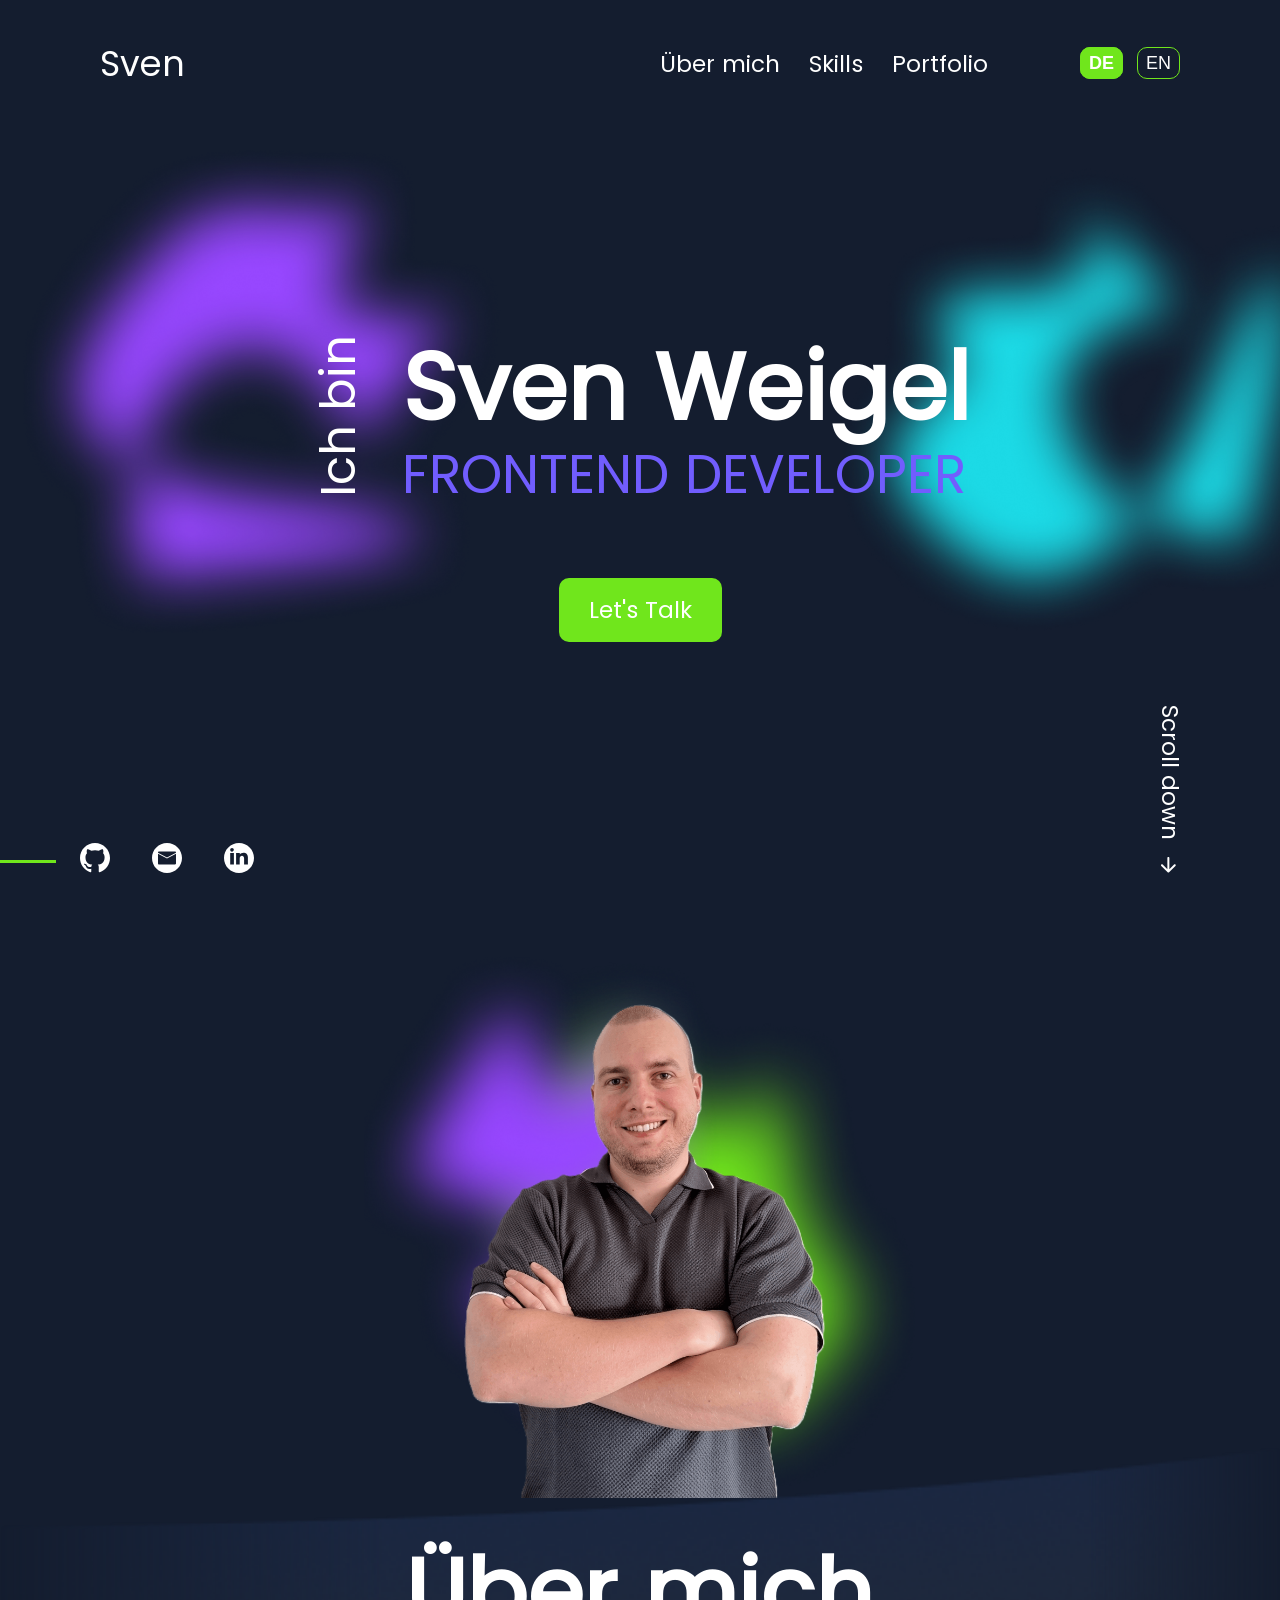
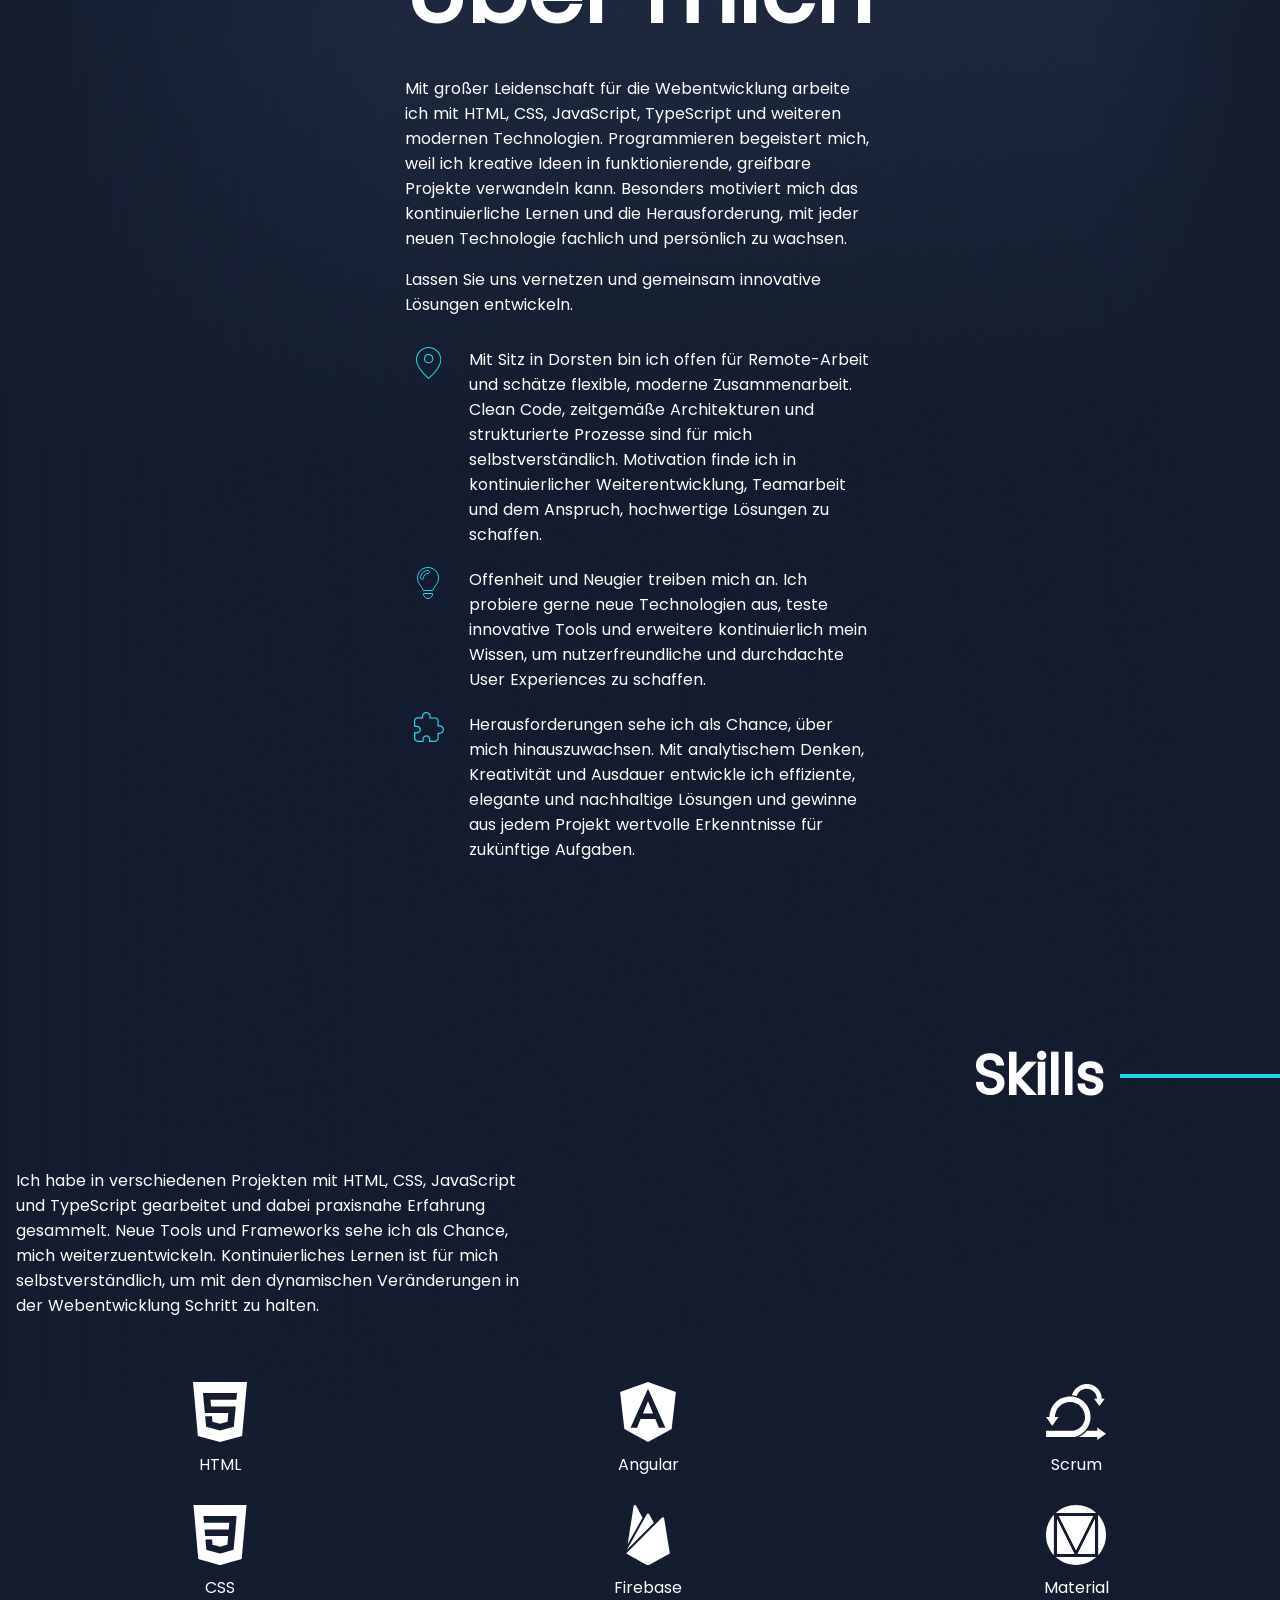
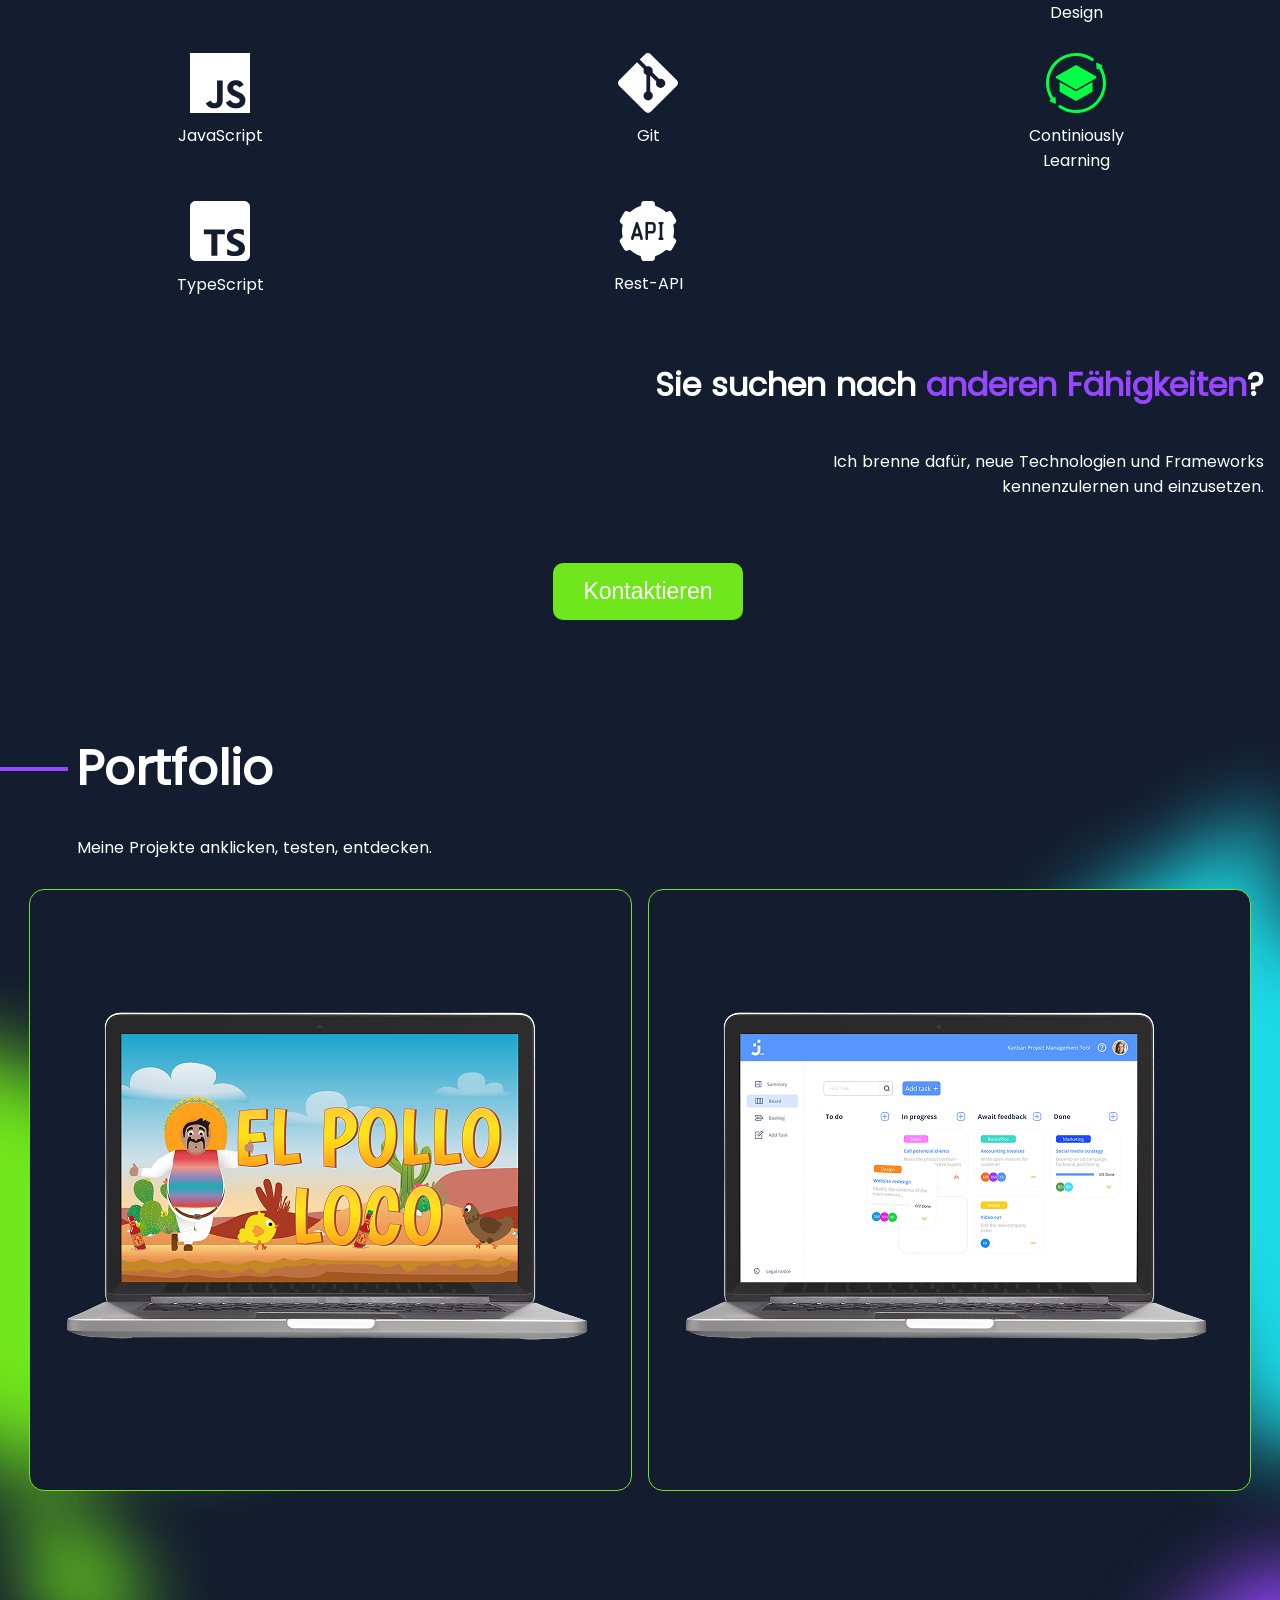
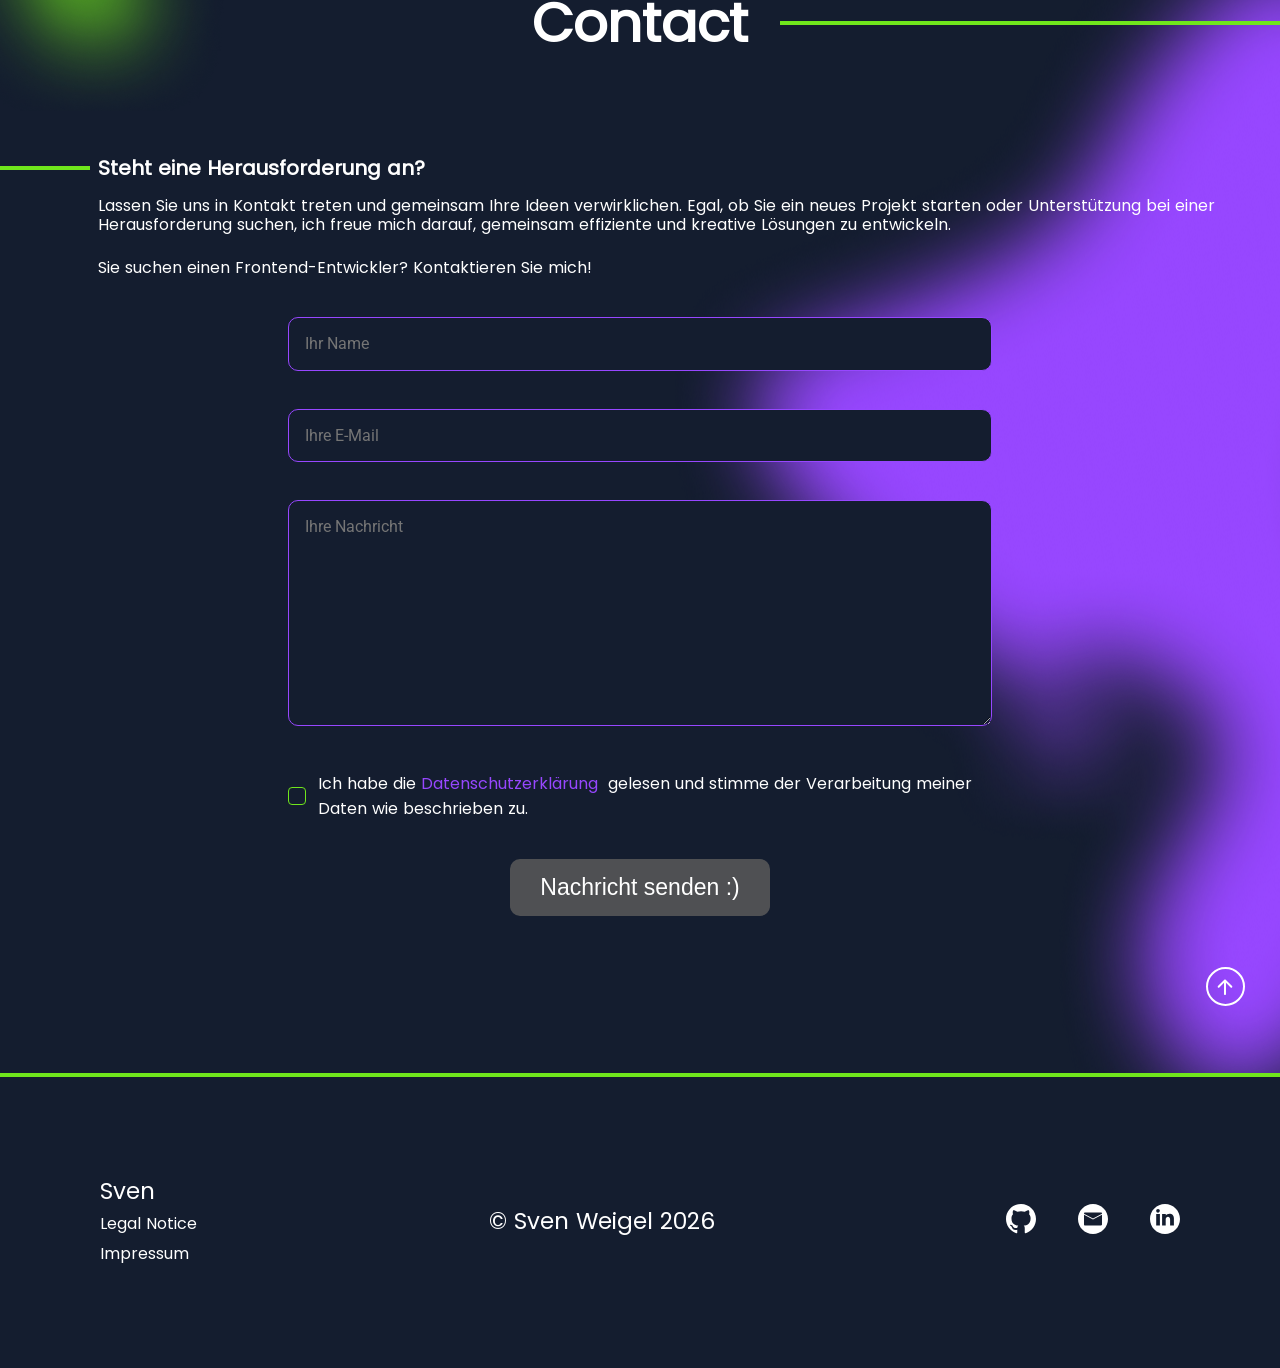
<file: index.html>
<!doctype html>
<html lang="en">

<head>
  <meta charset="UTF-8" />
  <meta name="viewport" content="width=device-width, initial-scale=1.0" />
  <title>Portfolio</title>
  <link rel="icon" type="image/x-icon" href="assets/icons/favicon.ico" />
  <link rel="stylesheet" href="style.css" />
  <link rel="stylesheet" href="styles/header.css" />
  <link rel="stylesheet" href="styles/skills.css" />
  <link rel="stylesheet" href="styles/references.css" />
  <link rel="stylesheet" href="styles/portfolio.css" />
  <link rel="stylesheet" href="styles/hero.css" />
  <link rel="stylesheet" href="styles/contact.css" />
  <link rel="stylesheet" href="styles/header.css" />
  <link rel="stylesheet" href="styles/contact.css" />
  <link rel="stylesheet" href="styles/footer.css" />
  <link rel="stylesheet" href="styles/about-me.css" />
  <script src="scripts/fetch.js"></script>
</head>
<body onload="init()">
  <header>
    <div class="content">
      <div id="header-wrapper">
        <div id="header-name">
          <a href="#">Sven</a>
        </div>
        <button id="header-burger" aria-expanded="false" aria-controls="header-nav-language-position">
          <span class="sr-only">Menu</span>
          <img src="assets/icons/burger-menu.svg" alt="Menu" />
          <span class="burger-close" aria-hidden="true">X</span>
        </button>
        <div id="header-nav-language-position">
          <nav id="header-nav">
            <a id="about-me-a" href="#about-me">Über mich</a>
            <a href="#skills">Skills</a>
            <a href="#portfolio">Portfolio</a>
          </nav>
          <div id="header-language">
            <button onclick="setDe()" id="de-language">
              <span id="de-language-span" class="de-language active">DE</span>
            </button>
            <button onclick="setEn()" id="en-language">
              <span id="en-language-span" class="en-language">EN</span>
            </button>
          </div>
        </div>
      </div>
    </div>
  </header>
  <section id="hero" >
    <div id="hero-header">
      <div class="content">
        <div id="who-am-i">
          <span id="i-am" class="iam">Ich bin</span>
          <div class="hero-name-job">
            <span id="hero-name">Sven Weigel</span>
            <span class="animate__backInRight" id="hero-job">FRONTEND DEVELOPER</span>
          </div>
        </div>
      </div>
    </div>
    <div id="lets-talk-btn-wrapper">
      <a id="lets-talk-btn" class="general-btn" href="#contact">
        Let's Talk
      </a>
    </div>
    <aside id="hero-footer">
      <div class="content">
        <div id="scroll-down-span">
          <span> Scroll down </span>
        </div>
        <div id="hero-flex-div">
          <div id="hero-position-div">
            <div id="hero-seperator"></div>
            <nav id="hero-social-links">
              <div id="git-hub-link">
                <a href="https://github.com/SvenWeigel" target="_blank"><img src="assets/icons/git-hub.svg"
                    alt="GitHub" /></a>
              </div>
              <div id="mail-link">
                <a href="#contact"><img src="assets/icons/email.svg" alt="Email" /></a>
              </div>
              <div id="linkedin-link">
                <a href="https://www.linkedin.com/in/sven-w-9170ab28a/" target="_blank"><img src="assets/icons/linkedin.svg" alt="LinkedIn" /></a>
              </div>
            </nav>
          </div>
          <div id="scroll-down">
            <div>
              <img src="assets/icons/arrow-down.svg" alt="arrow down" />
            </div>
          </div>
        </div>
      </div>
    </aside>
  </section>
  <section id="about-me" class="fade-up">
    <div id="about-me-content-wrapper">
      <div class="content">
        <div id="about-me-container">
          <div id="about-me-left">
            <div id="about-me-header">
                <span id="about-me-title">Über mich</span>
            </div>
            <div id="about-me-introduce">
                <span id="about-me-intro">
                Mit großer Leidenschaft für die Webentwicklung arbeite ich mit HTML, CSS, JavaScript, TypeScript und weiteren modernen Technologien. Programmieren begeistert mich, weil ich kreative Ideen in funktionierende, greifbare Projekte verwandeln kann. Besonders motiviert mich das kontinuierliche Lernen und die Herausforderung, mit jeder neuen Technologie fachlich und persönlich zu wachsen.
                <span class="spacer-vertical"></span>
                Lassen Sie uns vernetzen und gemeinsam innovative Lösungen entwickeln.
              </span>
            </div>
            <div id="about-me-connection-info">
              <div class="about-container-divs">
                <div class="about-me-div-size">
                  <img src="assets/icons/location-icon.svg" alt="location icon" />
                </div>
                <span id="about-me-location-text">
                  Mit Sitz in Dorsten bin ich offen für Remote-Arbeit und schätze flexible, moderne Zusammenarbeit. Clean Code, zeitgemäße Architekturen und strukturierte Prozesse sind für mich selbstverständlich. Motivation finde ich in kontinuierlicher Weiterentwicklung, Teamarbeit und dem Anspruch, hochwertige Lösungen zu schaffen.
                </span>
              </div>
              <div class="about-container-divs">
                <div class="about-me-div-size">
                  <img src="assets/icons/bulb-icon.svg" alt="open mind icon" />
                </div>
                <span id="about-me-openmind-text">
                  Offenheit und Neugier treiben mich an. Ich probiere gerne neue Technologien aus, teste innovative Tools und erweitere kontinuierlich mein Wissen, um nutzerfreundliche und durchdachte User Experiences zu schaffen.
                </span>
              </div>
              <div class="about-container-divs">
                <div class="about-me-div-size">
                  <img src="assets/icons/puzzel-icon.svg" alt="puzzel icon" />
                </div>
                <span id="about-me-challenges-text">
                  Herausforderungen sehe ich als Chance, über mich hinauszuwachsen. Mit analytischem Denken, Kreativität und Ausdauer entwickle ich effiziente, elegante und nachhaltige Lösungen und gewinne aus jedem Projekt wertvolle Erkenntnisse für zukünftige Aufgaben.
                </span>
              </div>
            </div>
          </div>
          <div id="about-me-right">
            <div id="about-me-image-div">
              <img src="assets/imgs/me.png" alt="Picture of me" />
            </div>
          </div>
        </div>
      </div>
    </div>
  </section>
  <section id="skills" class="fade-up-right">
    <div id="skills-content">
      <div class="content">
        <div id="skills-container">
          <div id="skills-icons">
            <div id="skills-first-row" class="skill-rows hover-effect">
              <div class="skill-icons-div">
                <img class="skills-icon" src="assets/icons/html-icon.svg" alt="Html icon" />
                <span>HTML</span>
              </div>
              <div class="skill-icons-div">
                <img class="skills-icon" src="assets/icons/angular-icon.svg" alt="Angular icon" />
                <span>Angular</span>
              </div>
              <div class="skill-icons-div">
                <img class="skills-icon" src="assets/icons/scrum-icon.svg" alt="Scrum icon" />
                <span>Scrum</span>
              </div>
            </div>
            <div id="skills-second-row" class="skill-rows hover-effect">
              <div class="skill-icons-div">
                <img class="skills-icon" src="assets/icons/css-icon.svg" alt="Css icon" />
                <span>CSS</span>
              </div>
              <div class="skill-icons-div">
                <img class="skills-icon" src="assets/icons/firebase-icon.svg" alt="Firebase icon" />
                <span>Firebase</span>
              </div>
              <div class="skill-icons-div">
                <img class="skills-icon" src="assets/icons/material-icon.svg" alt="Material design icon" />
                <span>
                  Material <br>
                  Design
                </span>
              </div>
            </div>
            <div id="skills-third-row" class="skill-rows hover-effect">
              <div class="skill-icons-div">
                <img class="skills-icon" src="assets/icons/javascript-icon.svg" alt="JavaScript icon" />
                <span>JavaScript</span>
              </div>
              <div class="skill-icons-div">
                <img class="skills-icon" src="assets/icons/git-icon.svg" alt="Git icon" />
                <span>Git</span>
              </div>
              <div class="skill-icons-div">
                <img id="lerning-icon" class="skills-icon" src="assets/icons/learning-icon.svg"
                  alt="Continiously learning icon" />
                <span>Continiously<br />
                  Learning</span>
              </div>
            </div>
            <div id="skills-fourth-row" class="skill-rows hover-effect">
              <div class="skill-icons-div">
                <img class="skills-icon" src="assets/icons/typescript-icon.svg" alt="Typescript icon" />
                <span>TypeScript</span>
              </div>
              <div class="skill-icons-div">
                <img class="skills-icon" src="assets/icons/api-icon.svg" alt="RestApi icon" />
                <span>Rest-API</span>
              </div>
            </div>
          </div>
          <div id="skills-description">
            <div id="skills-description-content">
              <div id="skills-head">
                <span>Skills</span>
                <div id="skills-seperator"></div>
              </div>
              <div id="highlight-description">
                <p id="skills-highlight-text">
                  Ich habe in verschiedenen Projekten mit HTML, CSS, JavaScript und TypeScript gearbeitet und dabei praxisnahe Erfahrung gesammelt. Neue Tools und Frameworks sehe ich als Chance, mich weiterzuentwickeln. Kontinuierliches Lernen ist für mich selbstverständlich, um mit den dynamischen Veränderungen in der Webentwicklung Schritt zu halten.
                </p>
              </div>
              <div id="other-skills-need">
                <p id="skills-other-question">Sie suchen nach <span id="skills-other-emphasis">anderen Fähigkeiten</span>?</p>
              </div>
              <div id="skills-more-learnings">
                <p id="skills-more-learning">
                  Ich brenne dafür, neue Technologien und Frameworks<br> kennenzulernen und einzusetzen.
                </p>
              </div>
              <div id="btn-div">
                <a href="#contact">
                  <button id="skills-contact-btn" class="general-btn">Kontaktieren</button>
                </a>
              </div>
            </div>
          </div>
        </div>
      </div>
  </section>
  <section id="portfolio" class="fade-up">
    <div id="portfolio-content">
      <div class="content">
        <div id="portfolio-container">
          <div id="portfolio-header">
            <div id="portfolio-header-content">
              <div id="portfolio-headline">
                <div id="portfolio-seperator-div"></div>
                <span>Portfolio</span>
              </div>
              <div id="portfolio-description">
                <span id="portfolio-description-text">
                  Meine Projekte anklicken, testen, entdecken.
                </span>
              </div>
            </div>
          </div>
          <div id="portfolio-showcase">
            <div class="box">
              <img src="assets/imgs/pollo-loco.png" alt="">
              <div class="portfolio-overlay">
                <div class="portfolio-overlay-content">
                  <h3 id="portfolio-pollo-title">El Pollo Loco</h3>
                  <p id="portfolio-pollo-desc">Jump, run and collect coins in a fun browser game.</p>
                  <span id="portfolio-pollo-tech" class="portfolio-tech">JavaScript | HTML | CSS</span>
                  <div class="portfolio-btns">
                    <a id="portfolio-pollo-live" class="portfolio-btn primary" href="https://el-pollo-loco.sven-weigel.de" target="_blank">Live test</a>
                    <a id="portfolio-pollo-github" class="portfolio-btn ghost" href="https://github.com/SvenWeigel/ElPolloLoco" target="_blank">Github</a>
                  </div>
                </div>
              </div>
            </div>
            <div class="box">
              <img src="assets/imgs/join.png" alt="">
              <div class="portfolio-overlay">
                <div class="portfolio-overlay-content">
                  <h3 id="portfolio-join-title">Join</h3>
                  <p id="portfolio-join-desc">Task manager inspired by Kanban boards for teams.</p>
                  <span id="portfolio-join-tech" class="portfolio-tech">JavaScript | HTML | CSS</span>
                  <div class="portfolio-btns">
                    <a id="portfolio-join-live" class="portfolio-btn primary" href="https://join.sven-weigel.de" target="_blank">Live test</a>
                    <a id="portfolio-join-github" class="portfolio-btn ghost" href="https://github.com/SvenWeigel/Join" target="_blank">Github</a>
                  </div>
                </div>
              </div>
            </div>
            <div class="box" style="display: none;">
              <img src="assets/imgs/pokedex.png" alt="">
              <div class="portfolio-overlay">
                <div class="portfolio-overlay-content">
                  <h3 id="portfolio-pokedex-title">Pokedex</h3>
                  <p id="portfolio-pokedex-desc">Search and explore Pokemon with clean UI.</p>
                  <span id="portfolio-pokedex-tech" class="portfolio-tech">JavaScript | API | CSS</span>
                  <div class="portfolio-btns">
                    <a id="portfolio-pokedex-live" class="portfolio-btn primary" href="https://pokedex.sven-weigel.de" target="_blank">Live test</a>
                    <a id="portfolio-pokedex-github" class="portfolio-btn ghost" href="https://github.com/SvenWeigel/Pokedex" target="_blank">Github</a>
                  </div>
                </div>
              </div>
            </div>
            <div class="box" style="display: none;">
              <img src="assets/imgs/dabubble.png" alt="">
              <div class="portfolio-overlay">
                <div class="portfolio-overlay-content">
                  <h3 id="portfolio-dabubble-title">DABubble</h3>
                  <p id="portfolio-dabubble-desc">Slack-inspired chat app with realtime messaging.</p>
                  <span id="portfolio-dabubble-tech" class="portfolio-tech">Angular | TypeScript | Firebase</span>
                  <div class="portfolio-btns">
                    <a id="portfolio-dabubble-live" class="portfolio-btn primary" href="#" target="_blank">Live test</a>
                    <a id="portfolio-dabubble-github" class="portfolio-btn ghost" href="#" target="_blank">Github</a>
                  </div>
                </div>
              </div>
            </div>
          </div>

        </div>
      </div>
    </div>
  </section>
  <section id="references" style="display: none;">
    <div id="references-content">
      <div class="content">
        <div>
          <div id="references-container">
            <div id="reference-commentary">
              <div id="commentary">
                <span id="references-commentary-text">
                  Sven bringt regelmäßig eigene Ideen in die Teamarbeit ein und bereichert damit unsere gemeinsame Arbeit. Dabei überzeugt er nicht nur durch kreative Vorschläge, sondern auch durch die Fähigkeit, diese eigenständig und zielorientiert umzusetzen.
                </span>
              </div>
              <div id="commentary-name">
                <div id="commentary-name-seperator"></div>
                <span id="references-commentary-name">Valdrin M. -Team Partner</span>
              </div>
            </div>
            <div id="reference-img">
              <div id="reference-img-div">
              <img src="assets/imgs/fictional-person.svg" alt="">
              </div>
            </div><div id="reference-seperator"></div>
          </div>
          <div id="commentary-nav-bar">
            <div id="arrow-back">
              <img id="back" onclick="backCommentary()" src="assets/icons/arrow-back.svg" alt="back arrow">
            </div>
            <div class="active-point"></div>
            <div class="point"></div>
            <div class="point"></div>
            <div id="arrow-next">
              <img id="next" onclick="nextCommentary()" src="assets/icons/arrow-next.svg" alt="next arrow">
            </div>
          </div>
        </div>
      </div>
    </div>
  </section>
  <section id="contact" class="fade-up-right">
    <div id="contact-content">
      <div class="content">
        <div id="contact-header-container">
          <div id="contact-header">
            <span>Contact</span>
            <div id="contact-seperator"></div>
          </div>
        </div>
        <div id="contact-content-container">
          <div id="contact-left-div">
            <div id="contact-left-content">
              <div id="contact-left-head">
                <div id="contact-left-seperator"></div>
                <span id="contact-challenge-text">Steht eine Herausforderung an?</span>
              </div>
              <div id="contact-left-description">
                <span id="contact-description-text">
                  Lassen Sie uns in Kontakt treten und gemeinsam Ihre Ideen verwirklichen. Egal, ob Sie ein neues Projekt starten oder Unterstützung bei einer Herausforderung suchen, ich freue mich darauf, gemeinsam effiziente und kreative Lösungen zu entwickeln.
                </span>
                <span id="contact-cta-text">
                  Sie suchen einen Frontend-Entwickler? Kontaktieren Sie mich!
                </span>
              </div>
            </div>
          </div>
          <div id="contact-right-div">
            <form id="contact-form" action="">
              <div class="field-with-icon">
                <input id="name" type="text" placeholder="Ihr Name" required>
                <img class="validation-icon icon-valid" src="assets/icons/valid.svg" alt="valid" />
                <img class="validation-icon icon-invalid" src="assets/icons/not-valid.svg" alt="not valid" />
              </div>
              <div id="error-name"></div>
              <div class="field-with-icon">
                <input id="email" type="email" placeholder="Ihre E-Mail" required>
                <img class="validation-icon icon-valid" src="assets/icons/valid.svg" alt="valid" />
                <img class="validation-icon icon-invalid" src="assets/icons/not-valid.svg" alt="not valid" />
              </div>
              <div id="error-email"></div>
              <div class="field-with-icon">
                <textarea name="message" id="message" cols="30" rows="10" placeholder="Ihre Nachricht" required></textarea>
                <img class="validation-icon icon-valid" src="assets/icons/valid.svg" alt="valid" />
                <img class="validation-icon icon-invalid" src="assets/icons/not-valid.svg" alt="not valid" />
              </div>
              <div id="error-message"></div>
              <div id="contact-form-checkbox-bottom">
                <input id="checkbox" type="checkbox" required unchecked>
                <span id="contact-privacy-text">Ich habe die<a id="contact-privacy-link" href="legal-notice.html">Datenschutzerklärung</a> gelesen und stimme der Verarbeitung meiner Daten wie beschrieben zu.</span>
              </div>
              <div id="error-checkbox"></div>
              <div id="form-btn-div">
              <button type="button" onclick="sendContactForm()" id="contact-send-btn" class="form-btn" disabled>
                Nachricht senden :)
              </button>
            </div>
            </form>
          </div>
        </div>
        <div id="go-up-btn">
          <a href="#"> <img src="assets/icons/go-up.svg" alt=""></a>
        </div>
      </div>
    </div>
  </section>
  <footer>
    
      <div id="footer-seperator"></div>
      <div class="content" style="margin: 0 auto;">
      <div id="footer-container">
        <div id="footer-left">
          <span>Sven</span>
          <a id="footer-legal-link" href="legal-notice.html">Legal Notice</a>
          <a id="footer-impressum" href="impressum.html">Impressum</a>
        </div>
        <span>© Sven Weigel 2026</span>
        <nav id="footer-nav">
          <a href="https://github.com/SvenWeigel" target="_blank"><img src="assets/icons/git-hub.svg" alt=""></a>
          <a href="#contact"><img src="assets/icons/email.svg" alt=""></a>
          <a href="https://www.linkedin.com/in/sven-w-9170ab28a/" target="_blank"><img src="assets/icons/linkedin.svg" alt=""></a>
        </nav>
      </div>
    </div>
  </footer>
  <div id="modal-overlay" onclick="closeModal()">
    <div id="modal-box">
      <img id="modal-icon" src="assets/icons/modal-icon.svg" alt="">
      <p id="modal-message"></p>
      <button class="general-btn" onclick="closeModal()">OK</button>
    </div>
  </div>
</body>
<script src="script.js"></script>
  <script src="scripts/contact.js"></script>
  <script src="scripts/language.js"></script>
  <script src="scripts/commentary.js"></script>
  <script src="scripts/scroll-reveal.js"></script>
</html>
</file>
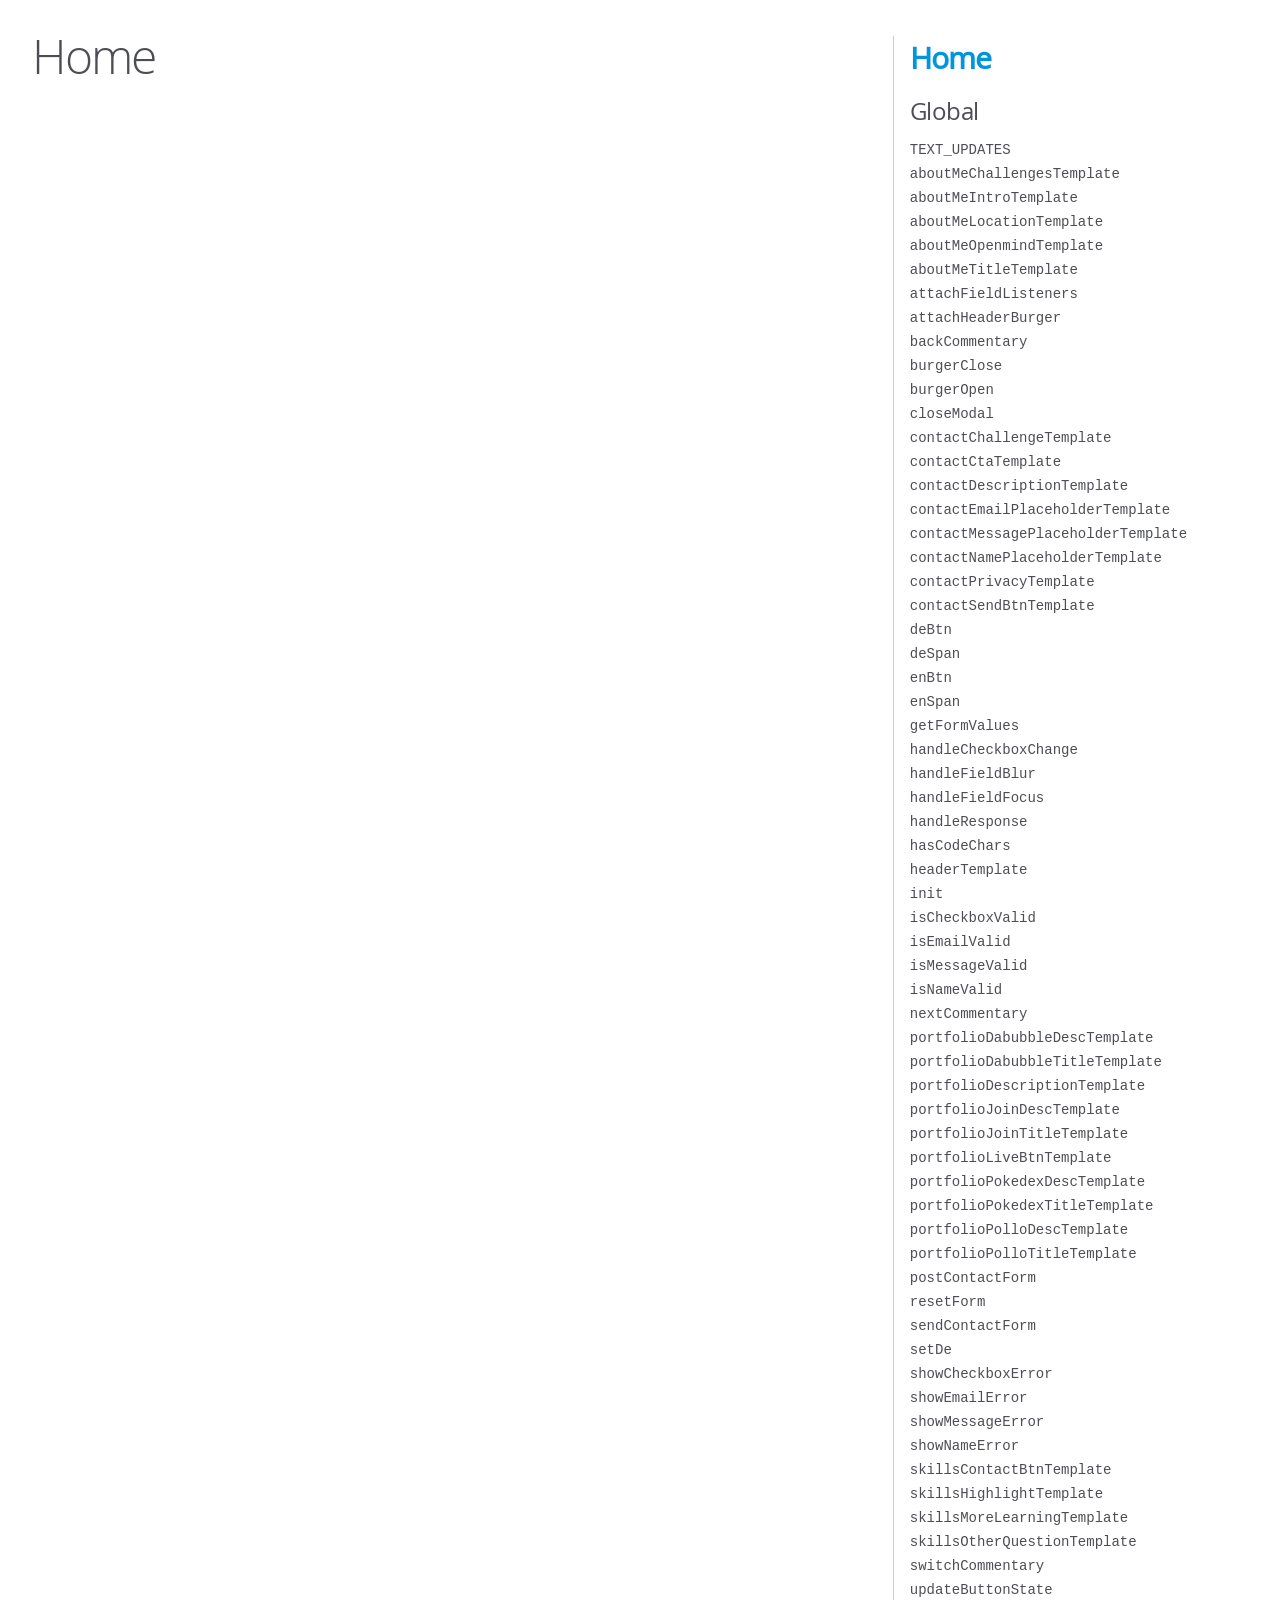
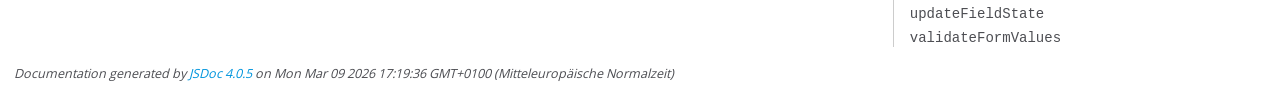
<file: out/index.html>
<!DOCTYPE html>
<html lang="en">
<head>
    <meta charset="utf-8">
    <title>JSDoc: Home</title>

    <script src="scripts/prettify/prettify.js"> </script>
    <script src="scripts/prettify/lang-css.js"> </script>
    <!--[if lt IE 9]>
      <script src="//html5shiv.googlecode.com/svn/trunk/html5.js"></script>
    <![endif]-->
    <link type="text/css" rel="stylesheet" href="styles/prettify-tomorrow.css">
    <link type="text/css" rel="stylesheet" href="styles/jsdoc-default.css">
</head>

<body>

<div id="main">

    <h1 class="page-title">Home</h1>

    



    


    <h3> </h3>










    









</div>

<nav>
    <h2><a href="index.html">Home</a></h2><h3>Global</h3><ul><li><a href="global.html#TEXT_UPDATES">TEXT_UPDATES</a></li><li><a href="global.html#aboutMeChallengesTemplate">aboutMeChallengesTemplate</a></li><li><a href="global.html#aboutMeIntroTemplate">aboutMeIntroTemplate</a></li><li><a href="global.html#aboutMeLocationTemplate">aboutMeLocationTemplate</a></li><li><a href="global.html#aboutMeOpenmindTemplate">aboutMeOpenmindTemplate</a></li><li><a href="global.html#aboutMeTitleTemplate">aboutMeTitleTemplate</a></li><li><a href="global.html#attachFieldListeners">attachFieldListeners</a></li><li><a href="global.html#attachHeaderBurger">attachHeaderBurger</a></li><li><a href="global.html#backCommentary">backCommentary</a></li><li><a href="global.html#burgerClose">burgerClose</a></li><li><a href="global.html#burgerOpen">burgerOpen</a></li><li><a href="global.html#closeModal">closeModal</a></li><li><a href="global.html#contactChallengeTemplate">contactChallengeTemplate</a></li><li><a href="global.html#contactCtaTemplate">contactCtaTemplate</a></li><li><a href="global.html#contactDescriptionTemplate">contactDescriptionTemplate</a></li><li><a href="global.html#contactEmailPlaceholderTemplate">contactEmailPlaceholderTemplate</a></li><li><a href="global.html#contactMessagePlaceholderTemplate">contactMessagePlaceholderTemplate</a></li><li><a href="global.html#contactNamePlaceholderTemplate">contactNamePlaceholderTemplate</a></li><li><a href="global.html#contactPrivacyTemplate">contactPrivacyTemplate</a></li><li><a href="global.html#contactSendBtnTemplate">contactSendBtnTemplate</a></li><li><a href="global.html#deBtn">deBtn</a></li><li><a href="global.html#deSpan">deSpan</a></li><li><a href="global.html#enBtn">enBtn</a></li><li><a href="global.html#enSpan">enSpan</a></li><li><a href="global.html#getFormValues">getFormValues</a></li><li><a href="global.html#handleCheckboxChange">handleCheckboxChange</a></li><li><a href="global.html#handleFieldBlur">handleFieldBlur</a></li><li><a href="global.html#handleFieldFocus">handleFieldFocus</a></li><li><a href="global.html#handleResponse">handleResponse</a></li><li><a href="global.html#hasCodeChars">hasCodeChars</a></li><li><a href="global.html#headerTemplate">headerTemplate</a></li><li><a href="global.html#init">init</a></li><li><a href="global.html#isCheckboxValid">isCheckboxValid</a></li><li><a href="global.html#isEmailValid">isEmailValid</a></li><li><a href="global.html#isMessageValid">isMessageValid</a></li><li><a href="global.html#isNameValid">isNameValid</a></li><li><a href="global.html#nextCommentary">nextCommentary</a></li><li><a href="global.html#portfolioDabubbleDescTemplate">portfolioDabubbleDescTemplate</a></li><li><a href="global.html#portfolioDabubbleTitleTemplate">portfolioDabubbleTitleTemplate</a></li><li><a href="global.html#portfolioDescriptionTemplate">portfolioDescriptionTemplate</a></li><li><a href="global.html#portfolioJoinDescTemplate">portfolioJoinDescTemplate</a></li><li><a href="global.html#portfolioJoinTitleTemplate">portfolioJoinTitleTemplate</a></li><li><a href="global.html#portfolioLiveBtnTemplate">portfolioLiveBtnTemplate</a></li><li><a href="global.html#portfolioPokedexDescTemplate">portfolioPokedexDescTemplate</a></li><li><a href="global.html#portfolioPokedexTitleTemplate">portfolioPokedexTitleTemplate</a></li><li><a href="global.html#portfolioPolloDescTemplate">portfolioPolloDescTemplate</a></li><li><a href="global.html#portfolioPolloTitleTemplate">portfolioPolloTitleTemplate</a></li><li><a href="global.html#postContactForm">postContactForm</a></li><li><a href="global.html#resetForm">resetForm</a></li><li><a href="global.html#sendContactForm">sendContactForm</a></li><li><a href="global.html#setDe">setDe</a></li><li><a href="global.html#showCheckboxError">showCheckboxError</a></li><li><a href="global.html#showEmailError">showEmailError</a></li><li><a href="global.html#showMessageError">showMessageError</a></li><li><a href="global.html#showNameError">showNameError</a></li><li><a href="global.html#skillsContactBtnTemplate">skillsContactBtnTemplate</a></li><li><a href="global.html#skillsHighlightTemplate">skillsHighlightTemplate</a></li><li><a href="global.html#skillsMoreLearningTemplate">skillsMoreLearningTemplate</a></li><li><a href="global.html#skillsOtherQuestionTemplate">skillsOtherQuestionTemplate</a></li><li><a href="global.html#switchCommentary">switchCommentary</a></li><li><a href="global.html#updateButtonState">updateButtonState</a></li><li><a href="global.html#updateFieldState">updateFieldState</a></li><li><a href="global.html#validateFormValues">validateFormValues</a></li></ul>
</nav>

<br class="clear">

<footer>
    Documentation generated by <a href="https://github.com/jsdoc/jsdoc">JSDoc 4.0.5</a> on Mon Mar 09 2026 17:19:36 GMT+0100 (Mitteleuropäische Normalzeit)
</footer>

<script> prettyPrint(); </script>
<script src="scripts/linenumber.js"> </script>
</body>
</html>
</file>
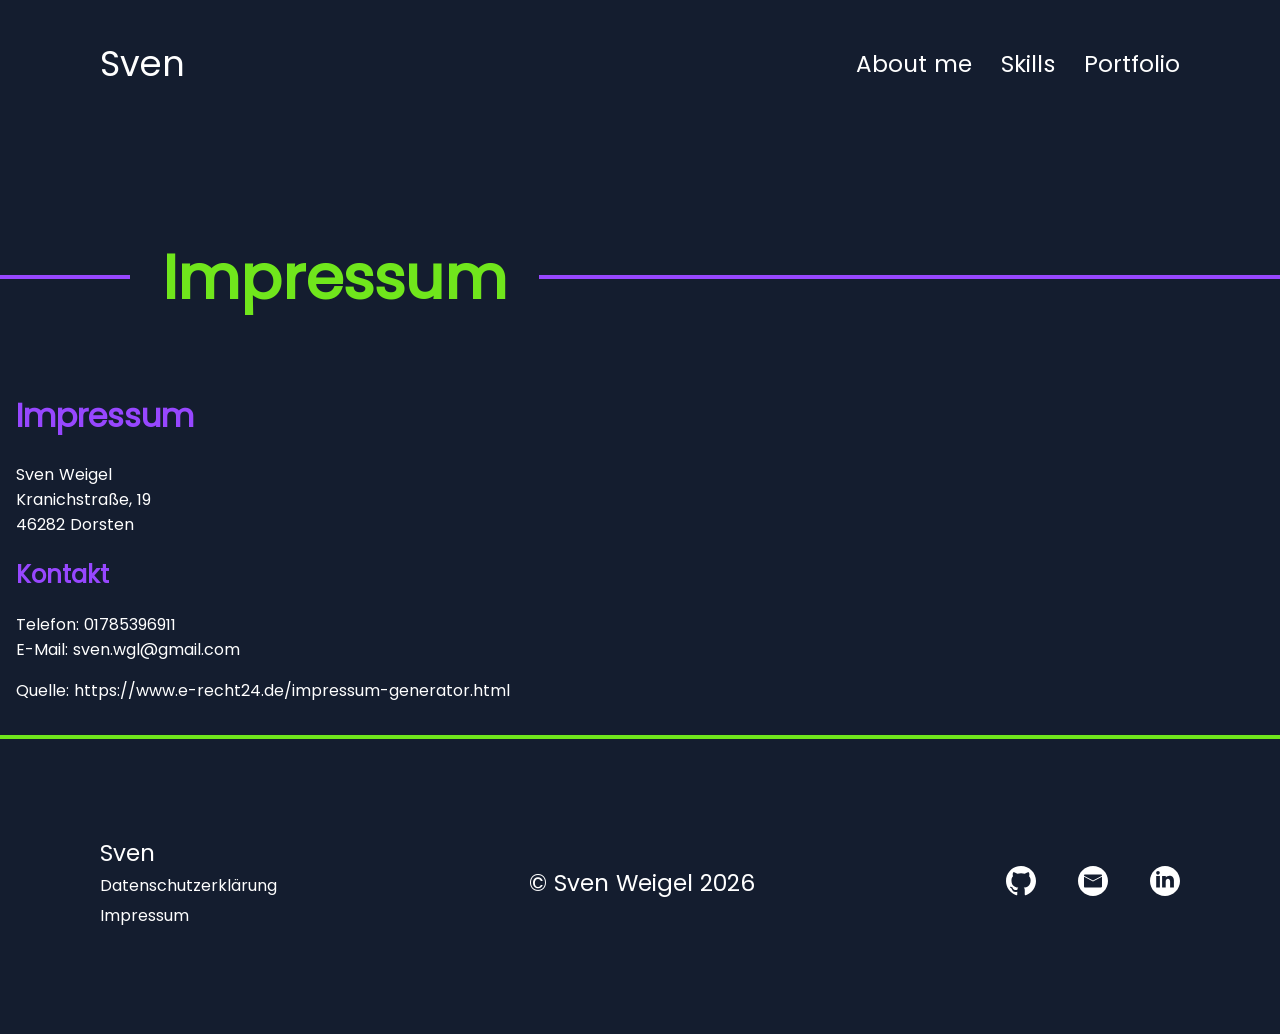
<file: impressum.html>
<!doctype html>
<html lang="en">
  <head>
    <meta charset="UTF-8" />
    <meta name="viewport" content="width=device-width, initial-scale=1.0" />
    <title>Impressum</title>
    <link
      rel="shortcut icon"
      href="assets/icons/favicon.ico"
      type="image/x-icon"
    />
    <link rel="stylesheet" href="styles/legal-notice.css" />
    <link rel="stylesheet" href="style.css" />
    <link rel="stylesheet" href="styles/skills.css" />
    <link rel="stylesheet" href="styles/references.css" />
    <link rel="stylesheet" href="styles/portfolio.css" />
    <link rel="stylesheet" href="styles/hero.css" />
    <link rel="stylesheet" href="styles/contact.css" />
    <link rel="stylesheet" href="styles/header.css" />
    <link rel="stylesheet" href="styles/contact.css" />
    <link rel="stylesheet" href="styles/footer.css" />
    <link rel="stylesheet" href="styles/about-me.css" />
    <script src="script.js"></script>
  </head>
  <body class="impressum-sticky-footer">
    <header>
      <div class="content">
        <div id="header-wrapper">
          <div id="header-name">
            <a href="index.html#">Sven</a>
          </div>
          <button
            id="header-burger"
            aria-expanded="false"
            aria-controls="header-nav-language-position"
          >
            <span class="sr-only">Menu</span>
            <img src="assets/icons/burger-menu.svg" alt="Menu" />
            <span class="burger-close" aria-hidden="true">X</span>
          </button>
          <div id="header-nav-language-position">
            <nav id="header-nav">
              <a href="index.html#about-me">About me</a>
              <a href="index.html#skills">Skills</a>
              <a href="index.html#portfolio">Portfolio</a>
            </nav>
            <div id="header-language" class="d-none">
              <button id="de-language">
                <span>DE</span>
              </button>
              <button id="en-language">
                <span>EN</span>
              </button>
            </div>
          </div>
        </div>
      </div>
    </header>
    <main>
        <div id="legal-content">
            
            <div id="legal-head">

                <div id="legal-first-seperator"></div>
                <h1>Impressum</h1>
                <div  id="legal-second-seperator"></div>
            </div>
            <div id="legal-main">
                <h1>Impressum</h1>
<p>Sven Weigel<br />
Kranichstra&szlig;e, 19<br />
46282 Dorsten</p>
<h2>Kontakt</h2>
<p>Telefon: 01785396911<br />
E-Mail: sven.wgl@gmail.com</p>
<p>Quelle: <a href="https://www.e-recht24.de/impressum-generator.html">https://www.e-recht24.de/impressum-generator.html</a></p>
            </div>
        </div>
    </div>
  </main>
    <footer>
      <div id="footer-seperator"></div>
      <div class="content" style="margin: 0 auto;">
      <div id="footer-container">
        <div id="footer-left">
          <span>Sven</span>
          <a id="footer-legal-link" href="legal-notice.html">Datenschutzerklärung</a>
          <a id="footer-impressum" href="impressum.html">Impressum</a>
        </div>
        <span>© Sven Weigel 2026</span>
        <nav id="footer-nav">
          <a href="https://github.com/SvenWeigel" target="_blank"><img src="assets/icons/git-hub.svg" alt=""></a>
          <a href="index.html#contact"><img src="assets/icons/email.svg" alt=""></a>
          <a target="_blank" href="https://www.linkedin.com/in/sven-w-9170ab28a/"><img src="assets/icons/linkedin.svg" alt=""></a>
        </nav>
      </div>
    </div>
  </footer>
  </body>
</html>
</file>
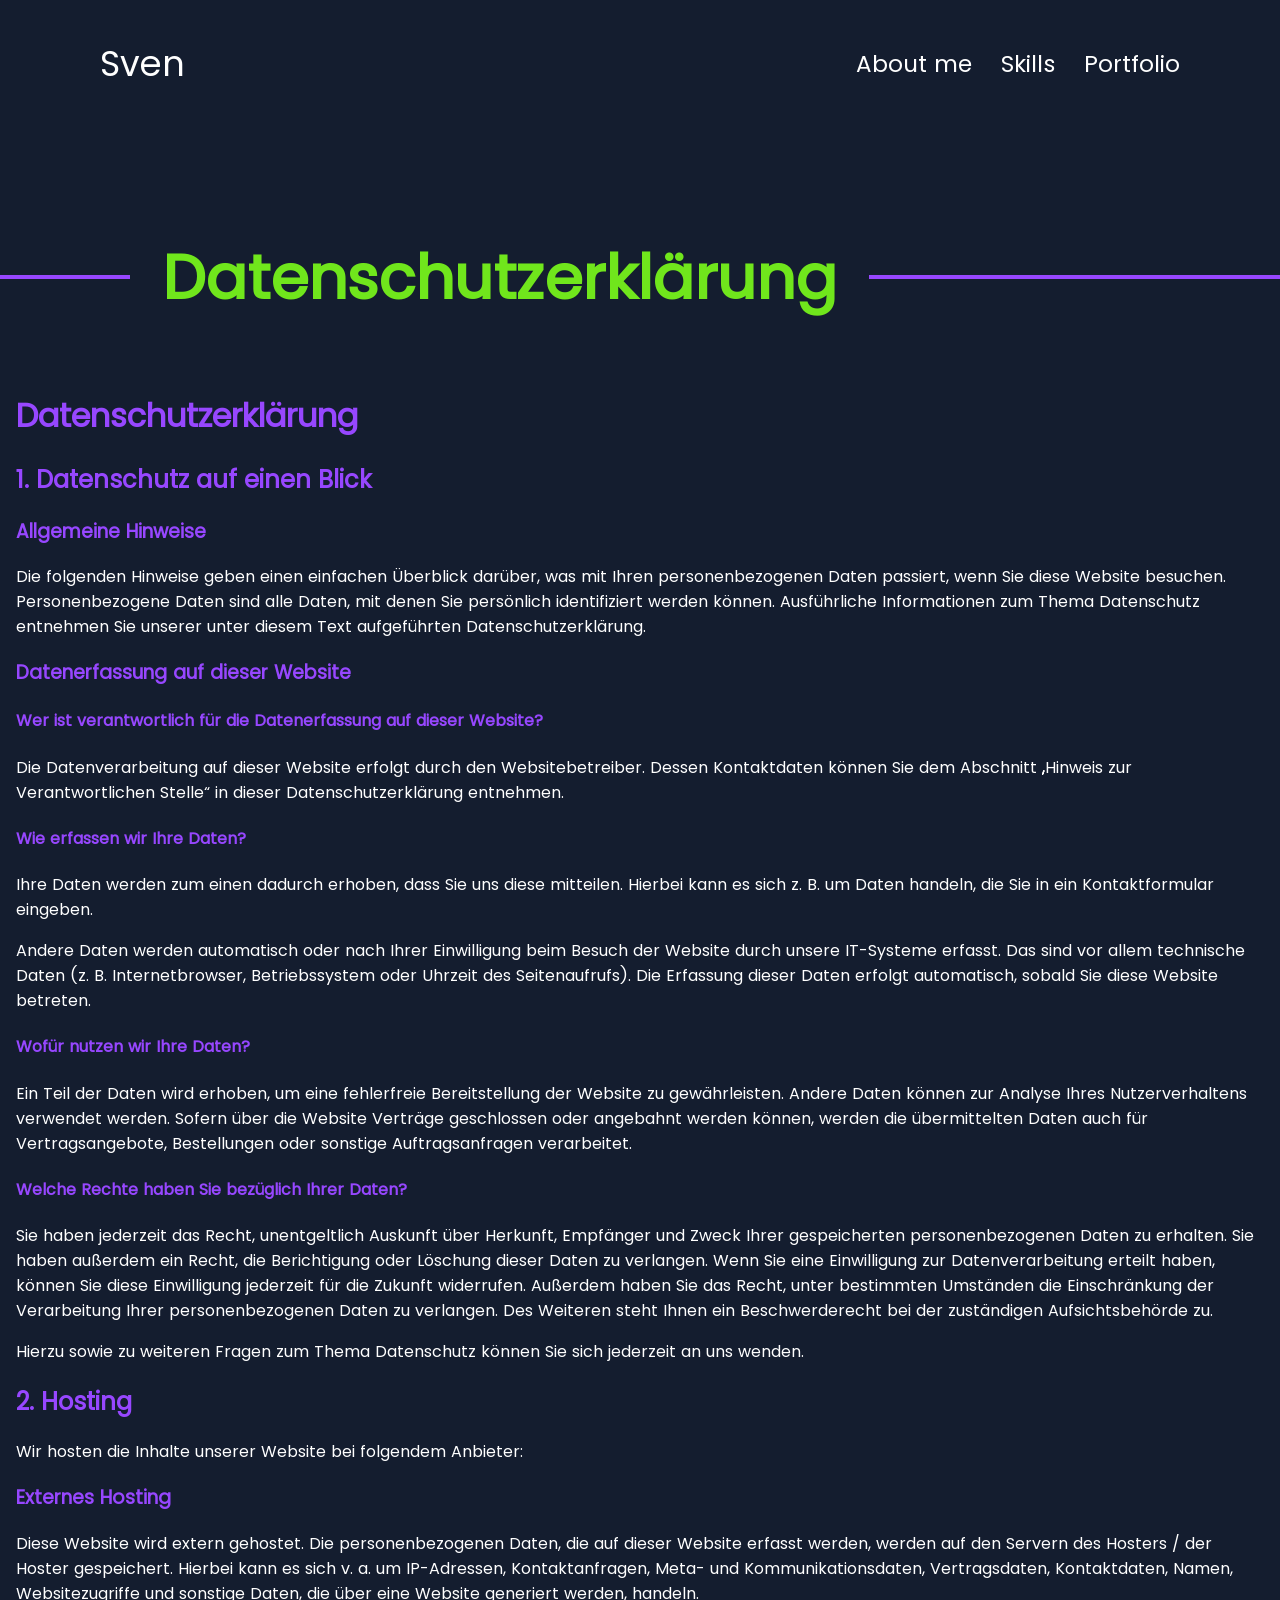
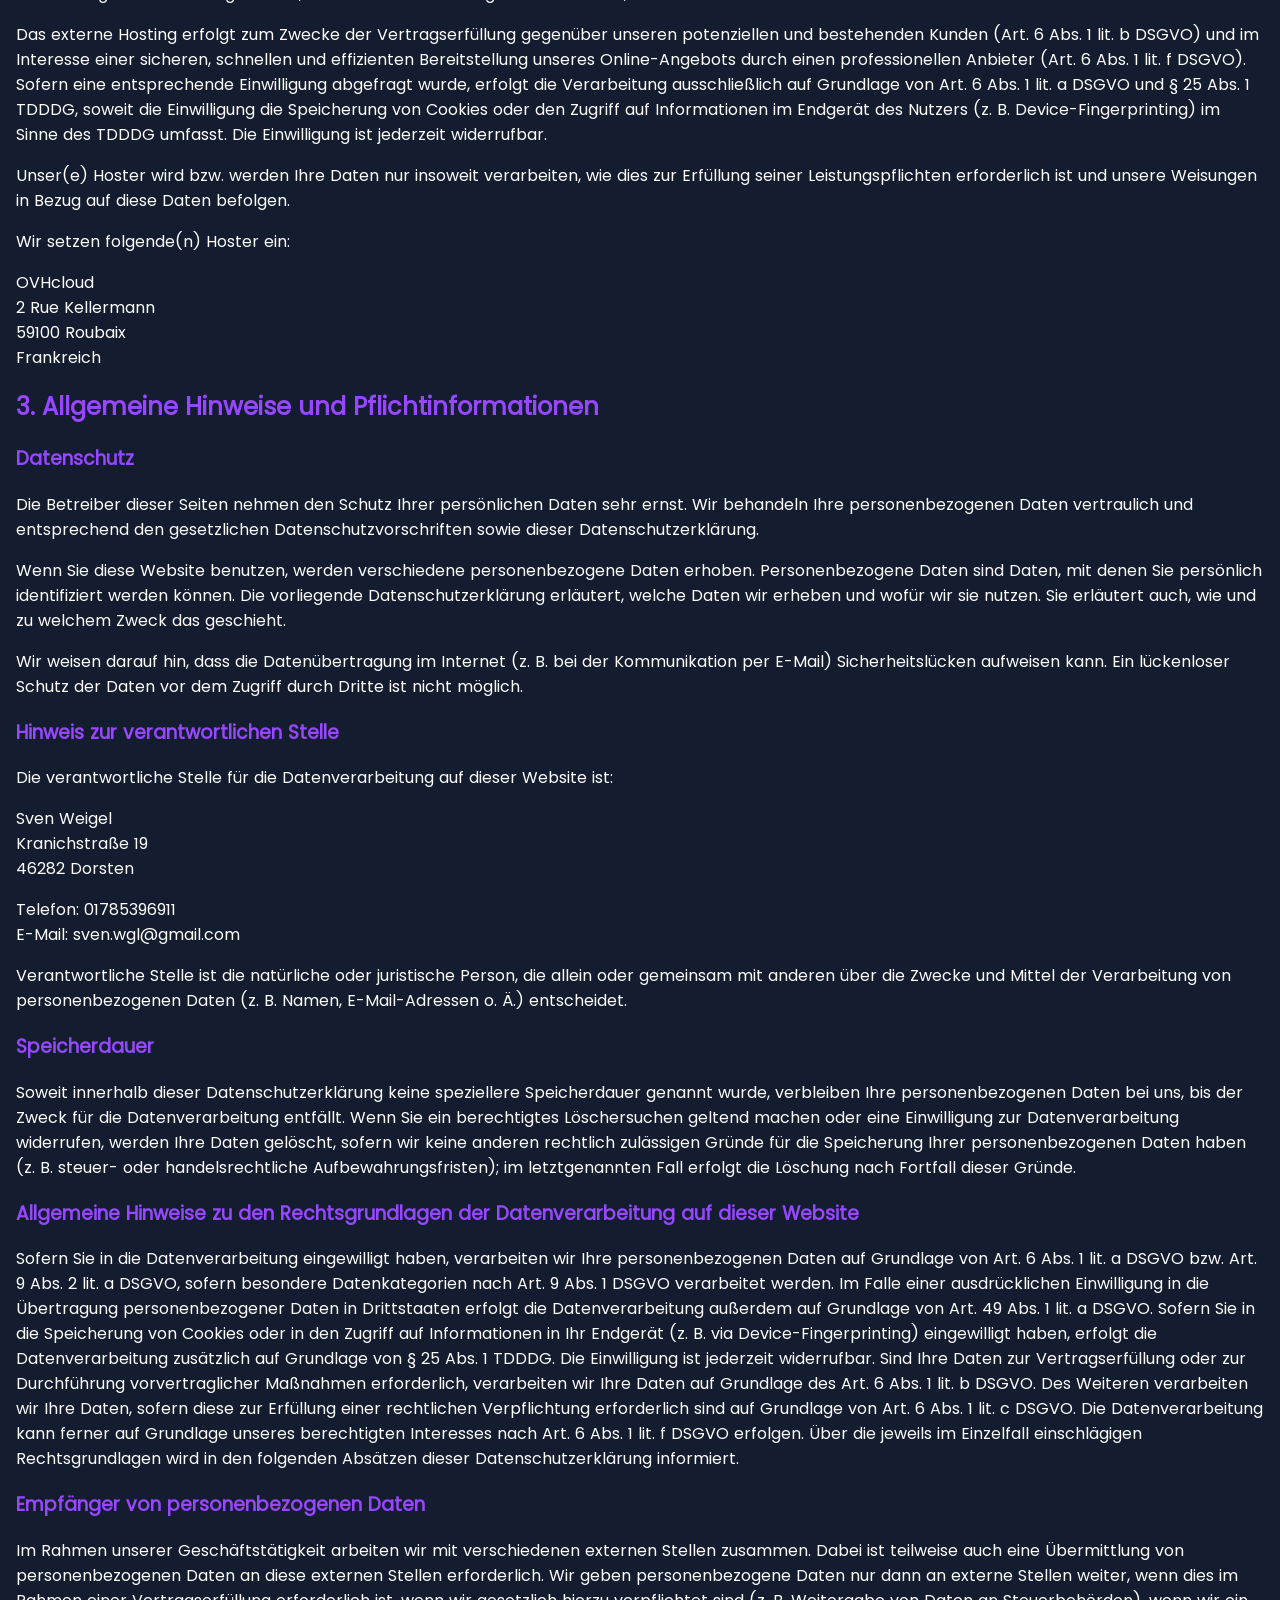
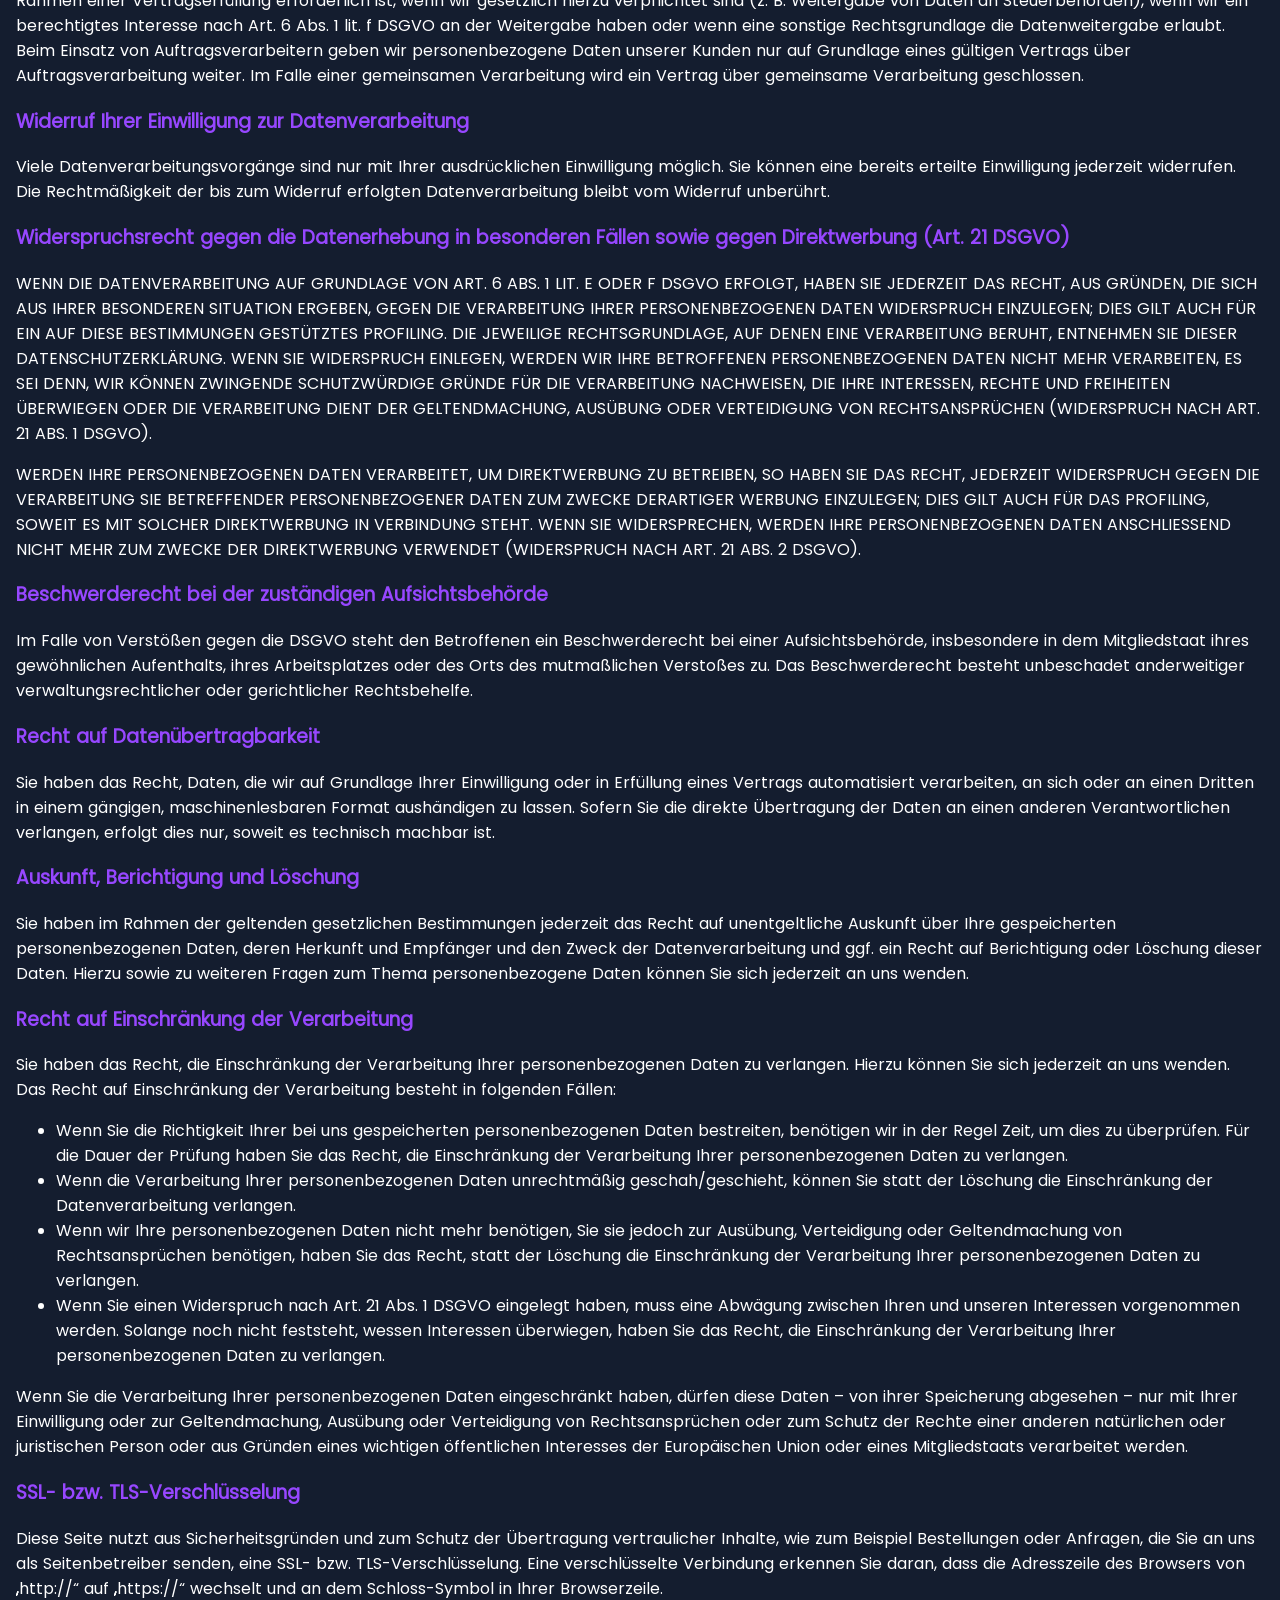
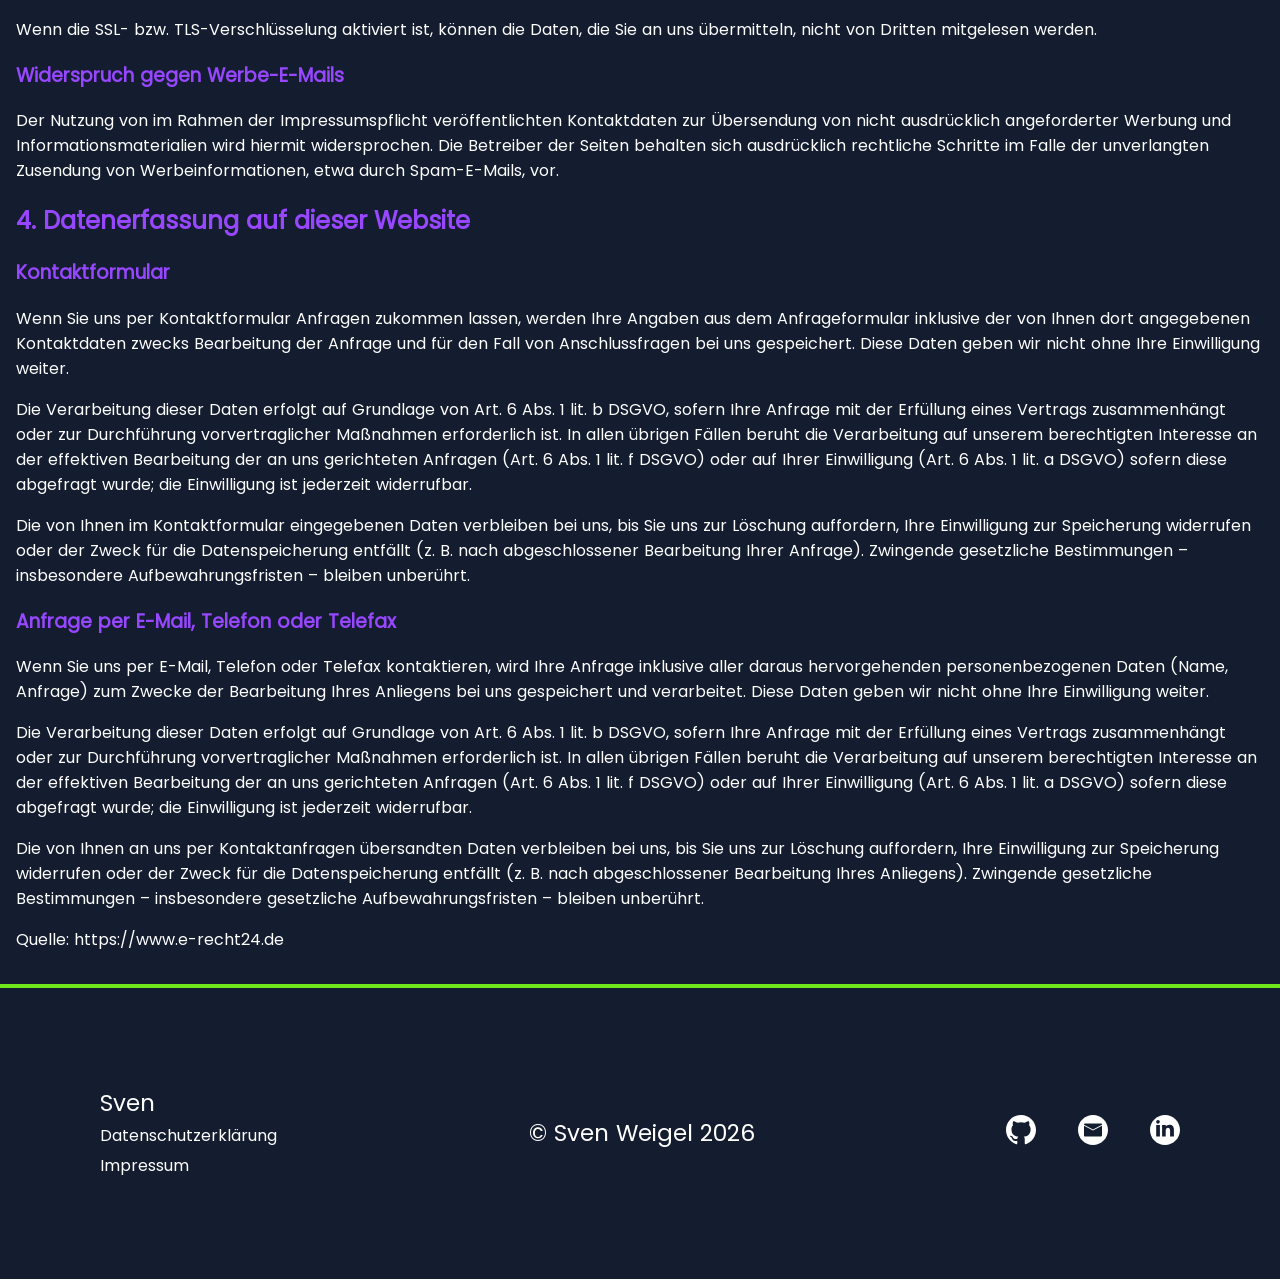
<file: legal-notice.html>
<!doctype html>
<html lang="en">
  <head>
    <meta charset="UTF-8" />
    <meta name="viewport" content="width=device-width, initial-scale=1.0" />
    <title>Datenschutz</title>
    <link
      rel="shortcut icon"
      href="assets/icons/favicon.ico"
      type="image/x-icon"
    />
    <link rel="stylesheet" href="styles/legal-notice.css">
    <link rel="stylesheet" href="style.css" />
  <link rel="stylesheet" href="styles/skills.css" />
  <link rel="stylesheet" href="styles/references.css" />
  <link rel="stylesheet" href="styles/portfolio.css" />
  <link rel="stylesheet" href="styles/hero.css" />
  <link rel="stylesheet" href="styles/contact.css" />
  <link rel="stylesheet" href="styles/header.css" />
  <link rel="stylesheet" href="styles/contact.css" />
  <link rel="stylesheet" href="styles/footer.css" />
  <link rel="stylesheet" href="styles/about-me.css" />
  <script src="script.js"></script>
  <script src="scripts/fetch.js"></script>
  <script src="scripts/contact.js"></script>
  </head>
  <body onload="init()">
  <header>
    <div class="content">
      <div id="header-wrapper">
        <div id="header-name">
          <a href="index.html#">Sven</a>
        </div>
        <button id="header-burger" aria-expanded="false" aria-controls="header-nav-language-position">
          <span class="sr-only">Menu</span>
          <img src="assets/icons/burger-menu.svg" alt="Menu" />
          <span class="burger-close" aria-hidden="true">X</span>
        </button>
        <div id="header-nav-language-position">
          <nav id="header-nav">
            <a href="index.html#about-me">About me</a>
            <a href="index.html#skills">Skills</a>
            <a href="index.html#portfolio">Portfolio</a>
          </nav>
          <div id="header-language" class="d-none">
            <button id="de-language">
              <span>DE</span>
            </button>
            <button id="en-language">
              <span>EN</span>
            </button>
          </div>
        </div>
      </div>
    </div>
  </header>
  <main>
        <div id="legal-content">
            
            <div id="legal-head">

                <div id="legal-first-seperator"></div>
                <h1>Datenschutzerklärung</h1>
                <div  id="legal-second-seperator"></div>
            </div>
            <div id="legal-main">
                <h1>Datenschutz&shy;erkl&auml;rung</h1>
<h2>1. Datenschutz auf einen Blick</h2>
<h3>Allgemeine Hinweise</h3> <p>Die folgenden Hinweise geben einen einfachen &Uuml;berblick dar&uuml;ber, was mit Ihren personenbezogenen Daten passiert, wenn Sie diese Website besuchen. Personenbezogene Daten sind alle Daten, mit denen Sie pers&ouml;nlich identifiziert werden k&ouml;nnen. Ausf&uuml;hrliche Informationen zum Thema Datenschutz entnehmen Sie unserer unter diesem Text aufgef&uuml;hrten Datenschutzerkl&auml;rung.</p>
<h3>Datenerfassung auf dieser Website</h3> <h4>Wer ist verantwortlich f&uuml;r die Datenerfassung auf dieser Website?</h4> <p>Die Datenverarbeitung auf dieser Website erfolgt durch den Websitebetreiber. Dessen Kontaktdaten k&ouml;nnen Sie dem Abschnitt &bdquo;Hinweis zur Verantwortlichen Stelle&ldquo; in dieser Datenschutzerkl&auml;rung entnehmen.</p> <h4>Wie erfassen wir Ihre Daten?</h4> <p>Ihre Daten werden zum einen dadurch erhoben, dass Sie uns diese mitteilen. Hierbei kann es sich z.&nbsp;B. um Daten handeln, die Sie in ein Kontaktformular eingeben.</p> <p>Andere Daten werden automatisch oder nach Ihrer Einwilligung beim Besuch der Website durch unsere IT-Systeme erfasst. Das sind vor allem technische Daten (z.&nbsp;B. Internetbrowser, Betriebssystem oder Uhrzeit des Seitenaufrufs). Die Erfassung dieser Daten erfolgt automatisch, sobald Sie diese Website betreten.</p> <h4>Wof&uuml;r nutzen wir Ihre Daten?</h4> <p>Ein Teil der Daten wird erhoben, um eine fehlerfreie Bereitstellung der Website zu gew&auml;hrleisten. Andere Daten k&ouml;nnen zur Analyse Ihres Nutzerverhaltens verwendet werden. Sofern &uuml;ber die Website Vertr&auml;ge geschlossen oder angebahnt werden k&ouml;nnen, werden die &uuml;bermittelten Daten auch f&uuml;r Vertragsangebote, Bestellungen oder sonstige Auftragsanfragen verarbeitet.</p> <h4>Welche Rechte haben Sie bez&uuml;glich Ihrer Daten?</h4> <p>Sie haben jederzeit das Recht, unentgeltlich Auskunft &uuml;ber Herkunft, Empf&auml;nger und Zweck Ihrer gespeicherten personenbezogenen Daten zu erhalten. Sie haben au&szlig;erdem ein Recht, die Berichtigung oder L&ouml;schung dieser Daten zu verlangen. Wenn Sie eine Einwilligung zur Datenverarbeitung erteilt haben, k&ouml;nnen Sie diese Einwilligung jederzeit f&uuml;r die Zukunft widerrufen. Au&szlig;erdem haben Sie das Recht, unter bestimmten Umst&auml;nden die Einschr&auml;nkung der Verarbeitung Ihrer personenbezogenen Daten zu verlangen. Des Weiteren steht Ihnen ein Beschwerderecht bei der zust&auml;ndigen Aufsichtsbeh&ouml;rde zu.</p> <p>Hierzu sowie zu weiteren Fragen zum Thema Datenschutz k&ouml;nnen Sie sich jederzeit an uns wenden.</p>
<h2>2. Hosting</h2>
<p>Wir hosten die Inhalte unserer Website bei folgendem Anbieter:</p>
<h3>Externes Hosting</h3> <p>Diese Website wird extern gehostet. Die personenbezogenen Daten, die auf dieser Website erfasst werden, werden auf den Servern des Hosters / der Hoster gespeichert. Hierbei kann es sich v.&nbsp;a. um IP-Adressen, Kontaktanfragen, Meta- und Kommunikationsdaten, Vertragsdaten, Kontaktdaten, Namen, Websitezugriffe und sonstige Daten, die &uuml;ber eine Website generiert werden, handeln.</p> <p>Das externe Hosting erfolgt zum Zwecke der Vertragserf&uuml;llung gegen&uuml;ber unseren potenziellen und bestehenden Kunden (Art. 6 Abs. 1 lit. b DSGVO) und im Interesse einer sicheren, schnellen und effizienten Bereitstellung unseres Online-Angebots durch einen professionellen Anbieter (Art. 6 Abs. 1 lit. f DSGVO). Sofern eine entsprechende Einwilligung abgefragt wurde, erfolgt die Verarbeitung ausschlie&szlig;lich auf Grundlage von Art. 6 Abs. 1 lit. a DSGVO und &sect; 25 Abs. 1 TDDDG, soweit die Einwilligung die Speicherung von Cookies oder den Zugriff auf Informationen im Endger&auml;t des Nutzers (z.&nbsp;B. Device-Fingerprinting) im Sinne des TDDDG umfasst. Die Einwilligung ist jederzeit widerrufbar.</p> <p>Unser(e) Hoster wird bzw. werden Ihre Daten nur insoweit verarbeiten, wie dies zur Erf&uuml;llung seiner Leistungspflichten erforderlich ist und unsere Weisungen in Bezug auf diese Daten befolgen.</p> <p>Wir setzen folgende(n) Hoster ein:</p>
<p>OVHcloud<br />
2 Rue Kellermann<br />
59100 Roubaix<br />
Frankreich</p>
<h2>3. Allgemeine Hinweise und Pflicht&shy;informationen</h2>
<h3>Datenschutz</h3> <p>Die Betreiber dieser Seiten nehmen den Schutz Ihrer pers&ouml;nlichen Daten sehr ernst. Wir behandeln Ihre personenbezogenen Daten vertraulich und entsprechend den gesetzlichen Datenschutzvorschriften sowie dieser Datenschutzerkl&auml;rung.</p> <p>Wenn Sie diese Website benutzen, werden verschiedene personenbezogene Daten erhoben. Personenbezogene Daten sind Daten, mit denen Sie pers&ouml;nlich identifiziert werden k&ouml;nnen. Die vorliegende Datenschutzerkl&auml;rung erl&auml;utert, welche Daten wir erheben und wof&uuml;r wir sie nutzen. Sie erl&auml;utert auch, wie und zu welchem Zweck das geschieht.</p> <p>Wir weisen darauf hin, dass die Daten&uuml;bertragung im Internet (z.&nbsp;B. bei der Kommunikation per E-Mail) Sicherheitsl&uuml;cken aufweisen kann. Ein l&uuml;ckenloser Schutz der Daten vor dem Zugriff durch Dritte ist nicht m&ouml;glich.</p>
<h3>Hinweis zur verantwortlichen Stelle</h3> <p>Die verantwortliche Stelle f&uuml;r die Datenverarbeitung auf dieser Website ist:</p> <p>Sven Weigel<br />
Kranichstra&szlig;e 19<br />
46282 Dorsten</p>

<p>Telefon: 01785396911<br />
E-Mail: sven.wgl@gmail.com</p>
 <p>Verantwortliche Stelle ist die nat&uuml;rliche oder juristische Person, die allein oder gemeinsam mit anderen &uuml;ber die Zwecke und Mittel der Verarbeitung von personenbezogenen Daten (z.&nbsp;B. Namen, E-Mail-Adressen o. &Auml;.) entscheidet.</p>

<h3>Speicherdauer</h3> <p>Soweit innerhalb dieser Datenschutzerkl&auml;rung keine speziellere Speicherdauer genannt wurde, verbleiben Ihre personenbezogenen Daten bei uns, bis der Zweck f&uuml;r die Datenverarbeitung entf&auml;llt. Wenn Sie ein berechtigtes L&ouml;schersuchen geltend machen oder eine Einwilligung zur Datenverarbeitung widerrufen, werden Ihre Daten gel&ouml;scht, sofern wir keine anderen rechtlich zul&auml;ssigen Gr&uuml;nde f&uuml;r die Speicherung Ihrer personenbezogenen Daten haben (z.&nbsp;B. steuer- oder handelsrechtliche Aufbewahrungsfristen); im letztgenannten Fall erfolgt die L&ouml;schung nach Fortfall dieser Gr&uuml;nde.</p>
<h3>Allgemeine Hinweise zu den Rechtsgrundlagen der Datenverarbeitung auf dieser Website</h3> <p>Sofern Sie in die Datenverarbeitung eingewilligt haben, verarbeiten wir Ihre personenbezogenen Daten auf Grundlage von Art. 6 Abs. 1 lit. a DSGVO bzw. Art. 9 Abs. 2 lit. a DSGVO, sofern besondere Datenkategorien nach Art. 9 Abs. 1 DSGVO verarbeitet werden. Im Falle einer ausdr&uuml;cklichen Einwilligung in die &Uuml;bertragung personenbezogener Daten in Drittstaaten erfolgt die Datenverarbeitung au&szlig;erdem auf Grundlage von Art. 49 Abs. 1 lit. a DSGVO. Sofern Sie in die Speicherung von Cookies oder in den Zugriff auf Informationen in Ihr Endger&auml;t (z.&nbsp;B. via Device-Fingerprinting) eingewilligt haben, erfolgt die Datenverarbeitung zus&auml;tzlich auf Grundlage von &sect; 25 Abs. 1 TDDDG. Die Einwilligung ist jederzeit widerrufbar. Sind Ihre Daten zur Vertragserf&uuml;llung oder zur Durchf&uuml;hrung vorvertraglicher Ma&szlig;nahmen erforderlich, verarbeiten wir Ihre Daten auf Grundlage des Art. 6 Abs. 1 lit. b DSGVO. Des Weiteren verarbeiten wir Ihre Daten, sofern diese zur Erf&uuml;llung einer rechtlichen Verpflichtung erforderlich sind auf Grundlage von Art. 6 Abs. 1 lit. c DSGVO. Die Datenverarbeitung kann ferner auf Grundlage unseres berechtigten Interesses nach Art. 6 Abs. 1 lit. f DSGVO erfolgen. &Uuml;ber die jeweils im Einzelfall einschl&auml;gigen Rechtsgrundlagen wird in den folgenden Abs&auml;tzen dieser Datenschutzerkl&auml;rung informiert.</p>
<h3>Empf&auml;nger von personenbezogenen Daten</h3> <p>Im Rahmen unserer Gesch&auml;ftst&auml;tigkeit arbeiten wir mit verschiedenen externen Stellen zusammen. Dabei ist teilweise auch eine &Uuml;bermittlung von personenbezogenen Daten an diese externen Stellen erforderlich. Wir geben personenbezogene Daten nur dann an externe Stellen weiter, wenn dies im Rahmen einer Vertragserf&uuml;llung erforderlich ist, wenn wir gesetzlich hierzu verpflichtet sind (z.&nbsp;B. Weitergabe von Daten an Steuerbeh&ouml;rden), wenn wir ein berechtigtes Interesse nach Art. 6 Abs. 1 lit. f DSGVO an der Weitergabe haben oder wenn eine sonstige Rechtsgrundlage die Datenweitergabe erlaubt. Beim Einsatz von Auftragsverarbeitern geben wir personenbezogene Daten unserer Kunden nur auf Grundlage eines g&uuml;ltigen Vertrags &uuml;ber Auftragsverarbeitung weiter. Im Falle einer gemeinsamen Verarbeitung wird ein Vertrag &uuml;ber gemeinsame Verarbeitung geschlossen.</p>
<h3>Widerruf Ihrer Einwilligung zur Datenverarbeitung</h3> <p>Viele Datenverarbeitungsvorg&auml;nge sind nur mit Ihrer ausdr&uuml;cklichen Einwilligung m&ouml;glich. Sie k&ouml;nnen eine bereits erteilte Einwilligung jederzeit widerrufen. Die Rechtm&auml;&szlig;igkeit der bis zum Widerruf erfolgten Datenverarbeitung bleibt vom Widerruf unber&uuml;hrt.</p>
<h3>Widerspruchsrecht gegen die Datenerhebung in besonderen F&auml;llen sowie gegen Direktwerbung (Art. 21 DSGVO)</h3> <p>WENN DIE DATENVERARBEITUNG AUF GRUNDLAGE VON ART. 6 ABS. 1 LIT. E ODER F DSGVO ERFOLGT, HABEN SIE JEDERZEIT DAS RECHT, AUS GR&Uuml;NDEN, DIE SICH AUS IHRER BESONDEREN SITUATION ERGEBEN, GEGEN DIE VERARBEITUNG IHRER PERSONENBEZOGENEN DATEN WIDERSPRUCH EINZULEGEN; DIES GILT AUCH F&Uuml;R EIN AUF DIESE BESTIMMUNGEN GEST&Uuml;TZTES PROFILING. DIE JEWEILIGE RECHTSGRUNDLAGE, AUF DENEN EINE VERARBEITUNG BERUHT, ENTNEHMEN SIE DIESER DATENSCHUTZERKL&Auml;RUNG. WENN SIE WIDERSPRUCH EINLEGEN, WERDEN WIR IHRE BETROFFENEN PERSONENBEZOGENEN DATEN NICHT MEHR VERARBEITEN, ES SEI DENN, WIR K&Ouml;NNEN ZWINGENDE SCHUTZW&Uuml;RDIGE GR&Uuml;NDE F&Uuml;R DIE VERARBEITUNG NACHWEISEN, DIE IHRE INTERESSEN, RECHTE UND FREIHEITEN &Uuml;BERWIEGEN ODER DIE VERARBEITUNG DIENT DER GELTENDMACHUNG, AUS&Uuml;BUNG ODER VERTEIDIGUNG VON RECHTSANSPR&Uuml;CHEN (WIDERSPRUCH NACH ART. 21 ABS. 1 DSGVO).</p> <p>WERDEN IHRE PERSONENBEZOGENEN DATEN VERARBEITET, UM DIREKTWERBUNG ZU BETREIBEN, SO HABEN SIE DAS RECHT, JEDERZEIT WIDERSPRUCH GEGEN DIE VERARBEITUNG SIE BETREFFENDER PERSONENBEZOGENER DATEN ZUM ZWECKE DERARTIGER WERBUNG EINZULEGEN; DIES GILT AUCH F&Uuml;R DAS PROFILING, SOWEIT ES MIT SOLCHER DIREKTWERBUNG IN VERBINDUNG STEHT. WENN SIE WIDERSPRECHEN, WERDEN IHRE PERSONENBEZOGENEN DATEN ANSCHLIESSEND NICHT MEHR ZUM ZWECKE DER DIREKTWERBUNG VERWENDET (WIDERSPRUCH NACH ART. 21 ABS. 2 DSGVO).</p>
<h3>Beschwerde&shy;recht bei der zust&auml;ndigen Aufsichts&shy;beh&ouml;rde</h3> <p>Im Falle von Verst&ouml;&szlig;en gegen die DSGVO steht den Betroffenen ein Beschwerderecht bei einer Aufsichtsbeh&ouml;rde, insbesondere in dem Mitgliedstaat ihres gew&ouml;hnlichen Aufenthalts, ihres Arbeitsplatzes oder des Orts des mutma&szlig;lichen Versto&szlig;es zu. Das Beschwerderecht besteht unbeschadet anderweitiger verwaltungsrechtlicher oder gerichtlicher Rechtsbehelfe.</p>
<h3>Recht auf Daten&shy;&uuml;bertrag&shy;barkeit</h3> <p>Sie haben das Recht, Daten, die wir auf Grundlage Ihrer Einwilligung oder in Erf&uuml;llung eines Vertrags automatisiert verarbeiten, an sich oder an einen Dritten in einem g&auml;ngigen, maschinenlesbaren Format aush&auml;ndigen zu lassen. Sofern Sie die direkte &Uuml;bertragung der Daten an einen anderen Verantwortlichen verlangen, erfolgt dies nur, soweit es technisch machbar ist.</p>
<h3>Auskunft, Berichtigung und L&ouml;schung</h3> <p>Sie haben im Rahmen der geltenden gesetzlichen Bestimmungen jederzeit das Recht auf unentgeltliche Auskunft &uuml;ber Ihre gespeicherten personenbezogenen Daten, deren Herkunft und Empf&auml;nger und den Zweck der Datenverarbeitung und ggf. ein Recht auf Berichtigung oder L&ouml;schung dieser Daten. Hierzu sowie zu weiteren Fragen zum Thema personenbezogene Daten k&ouml;nnen Sie sich jederzeit an uns wenden.</p>
<h3>Recht auf Einschr&auml;nkung der Verarbeitung</h3> <p>Sie haben das Recht, die Einschr&auml;nkung der Verarbeitung Ihrer personenbezogenen Daten zu verlangen. Hierzu k&ouml;nnen Sie sich jederzeit an uns wenden. Das Recht auf Einschr&auml;nkung der Verarbeitung besteht in folgenden F&auml;llen:</p> <ul> <li>Wenn Sie die Richtigkeit Ihrer bei uns gespeicherten personenbezogenen Daten bestreiten, ben&ouml;tigen wir in der Regel Zeit, um dies zu &uuml;berpr&uuml;fen. F&uuml;r die Dauer der Pr&uuml;fung haben Sie das Recht, die Einschr&auml;nkung der Verarbeitung Ihrer personenbezogenen Daten zu verlangen.</li> <li>Wenn die Verarbeitung Ihrer personenbezogenen Daten unrechtm&auml;&szlig;ig geschah/geschieht, k&ouml;nnen Sie statt der L&ouml;schung die Einschr&auml;nkung der Datenverarbeitung verlangen.</li> <li>Wenn wir Ihre personenbezogenen Daten nicht mehr ben&ouml;tigen, Sie sie jedoch zur Aus&uuml;bung, Verteidigung oder Geltendmachung von Rechtsanspr&uuml;chen ben&ouml;tigen, haben Sie das Recht, statt der L&ouml;schung die Einschr&auml;nkung der Verarbeitung Ihrer personenbezogenen Daten zu verlangen.</li> <li>Wenn Sie einen Widerspruch nach Art. 21 Abs. 1 DSGVO eingelegt haben, muss eine Abw&auml;gung zwischen Ihren und unseren Interessen vorgenommen werden. Solange noch nicht feststeht, wessen Interessen &uuml;berwiegen, haben Sie das Recht, die Einschr&auml;nkung der Verarbeitung Ihrer personenbezogenen Daten zu verlangen.</li> </ul> <p>Wenn Sie die Verarbeitung Ihrer personenbezogenen Daten eingeschr&auml;nkt haben, d&uuml;rfen diese Daten &ndash; von ihrer Speicherung abgesehen &ndash; nur mit Ihrer Einwilligung oder zur Geltendmachung, Aus&uuml;bung oder Verteidigung von Rechtsanspr&uuml;chen oder zum Schutz der Rechte einer anderen nat&uuml;rlichen oder juristischen Person oder aus Gr&uuml;nden eines wichtigen &ouml;ffentlichen Interesses der Europ&auml;ischen Union oder eines Mitgliedstaats verarbeitet werden.</p>
<h3>SSL- bzw. TLS-Verschl&uuml;sselung</h3> <p>Diese Seite nutzt aus Sicherheitsgr&uuml;nden und zum Schutz der &Uuml;bertragung vertraulicher Inhalte, wie zum Beispiel Bestellungen oder Anfragen, die Sie an uns als Seitenbetreiber senden, eine SSL- bzw. TLS-Verschl&uuml;sselung. Eine verschl&uuml;sselte Verbindung erkennen Sie daran, dass die Adresszeile des Browsers von &bdquo;http://&ldquo; auf &bdquo;https://&ldquo; wechselt und an dem Schloss-Symbol in Ihrer Browserzeile.</p> <p>Wenn die SSL- bzw. TLS-Verschl&uuml;sselung aktiviert ist, k&ouml;nnen die Daten, die Sie an uns &uuml;bermitteln, nicht von Dritten mitgelesen werden.</p>
<h3>Widerspruch gegen Werbe-E-Mails</h3> <p>Der Nutzung von im Rahmen der Impressumspflicht ver&ouml;ffentlichten Kontaktdaten zur &Uuml;bersendung von nicht ausdr&uuml;cklich angeforderter Werbung und Informationsmaterialien wird hiermit widersprochen. Die Betreiber der Seiten behalten sich ausdr&uuml;cklich rechtliche Schritte im Falle der unverlangten Zusendung von Werbeinformationen, etwa durch Spam-E-Mails, vor.</p>
<h2>4. Datenerfassung auf dieser Website</h2>
<h3>Kontaktformular</h3> <p>Wenn Sie uns per Kontaktformular Anfragen zukommen lassen, werden Ihre Angaben aus dem Anfrageformular inklusive der von Ihnen dort angegebenen Kontaktdaten zwecks Bearbeitung der Anfrage und f&uuml;r den Fall von Anschlussfragen bei uns gespeichert. Diese Daten geben wir nicht ohne Ihre Einwilligung weiter.</p> <p>Die Verarbeitung dieser Daten erfolgt auf Grundlage von Art. 6 Abs. 1 lit. b DSGVO, sofern Ihre Anfrage mit der Erf&uuml;llung eines Vertrags zusammenh&auml;ngt oder zur Durchf&uuml;hrung vorvertraglicher Ma&szlig;nahmen erforderlich ist. In allen &uuml;brigen F&auml;llen beruht die Verarbeitung auf unserem berechtigten Interesse an der effektiven Bearbeitung der an uns gerichteten Anfragen (Art. 6 Abs. 1 lit. f DSGVO) oder auf Ihrer Einwilligung (Art. 6 Abs. 1 lit. a DSGVO) sofern diese abgefragt wurde; die Einwilligung ist jederzeit widerrufbar.</p> <p>Die von Ihnen im Kontaktformular eingegebenen Daten verbleiben bei uns, bis Sie uns zur L&ouml;schung auffordern, Ihre Einwilligung zur Speicherung widerrufen oder der Zweck f&uuml;r die Datenspeicherung entf&auml;llt (z.&nbsp;B. nach abgeschlossener Bearbeitung Ihrer Anfrage). Zwingende gesetzliche Bestimmungen &ndash; insbesondere Aufbewahrungsfristen &ndash; bleiben unber&uuml;hrt.</p>
<h3>Anfrage per E-Mail, Telefon oder Telefax</h3> <p>Wenn Sie uns per E-Mail, Telefon oder Telefax kontaktieren, wird Ihre Anfrage inklusive aller daraus hervorgehenden personenbezogenen Daten (Name, Anfrage) zum Zwecke der Bearbeitung Ihres Anliegens bei uns gespeichert und verarbeitet. Diese Daten geben wir nicht ohne Ihre Einwilligung weiter.</p> <p>Die Verarbeitung dieser Daten erfolgt auf Grundlage von Art. 6 Abs. 1 lit. b DSGVO, sofern Ihre Anfrage mit der Erf&uuml;llung eines Vertrags zusammenh&auml;ngt oder zur Durchf&uuml;hrung vorvertraglicher Ma&szlig;nahmen erforderlich ist. In allen &uuml;brigen F&auml;llen beruht die Verarbeitung auf unserem berechtigten Interesse an der effektiven Bearbeitung der an uns gerichteten Anfragen (Art. 6 Abs. 1 lit. f DSGVO) oder auf Ihrer Einwilligung (Art. 6 Abs. 1 lit. a DSGVO) sofern diese abgefragt wurde; die Einwilligung ist jederzeit widerrufbar.</p> <p>Die von Ihnen an uns per Kontaktanfragen &uuml;bersandten Daten verbleiben bei uns, bis Sie uns zur L&ouml;schung auffordern, Ihre Einwilligung zur Speicherung widerrufen oder der Zweck f&uuml;r die Datenspeicherung entf&auml;llt (z.&nbsp;B. nach abgeschlossener Bearbeitung Ihres Anliegens). Zwingende gesetzliche Bestimmungen &ndash; insbesondere gesetzliche Aufbewahrungsfristen &ndash; bleiben unber&uuml;hrt.</p>
<p>Quelle: <a href="https://www.e-recht24.de">https://www.e-recht24.de</a></p>
            </div>
        </div>
    </div>
  </main>
<footer>
      <div id="footer-seperator"></div>
      <div class="content" style="margin: 0 auto;">
      <div id="footer-container">
        <div id="footer-left">
          <span>Sven</span>
          <a id="footer-legal-link" href="legal-notice.html">Datenschutzerklärung</a>
          <a id="footer-impressum" href="impressum.html">Impressum</a>
        </div>
        <span>© Sven Weigel 2026</span>
        <nav id="footer-nav">
          <a href="https://github.com/SvenWeigel" target="_blank"><img src="assets/icons/git-hub.svg" alt=""></a>
          <a href="index.html#contact"><img src="assets/icons/email.svg" alt=""></a>
          <a href="https://www.linkedin.com/in/sven-w-9170ab28a/" target="_blank"><img src="assets/icons/linkedin.svg" alt=""></a>
        </nav>
      </div>
    </div>
  </footer>
  <script src="scripts/scroll-reveal.js"></script>
  </body>
</html>
</file>
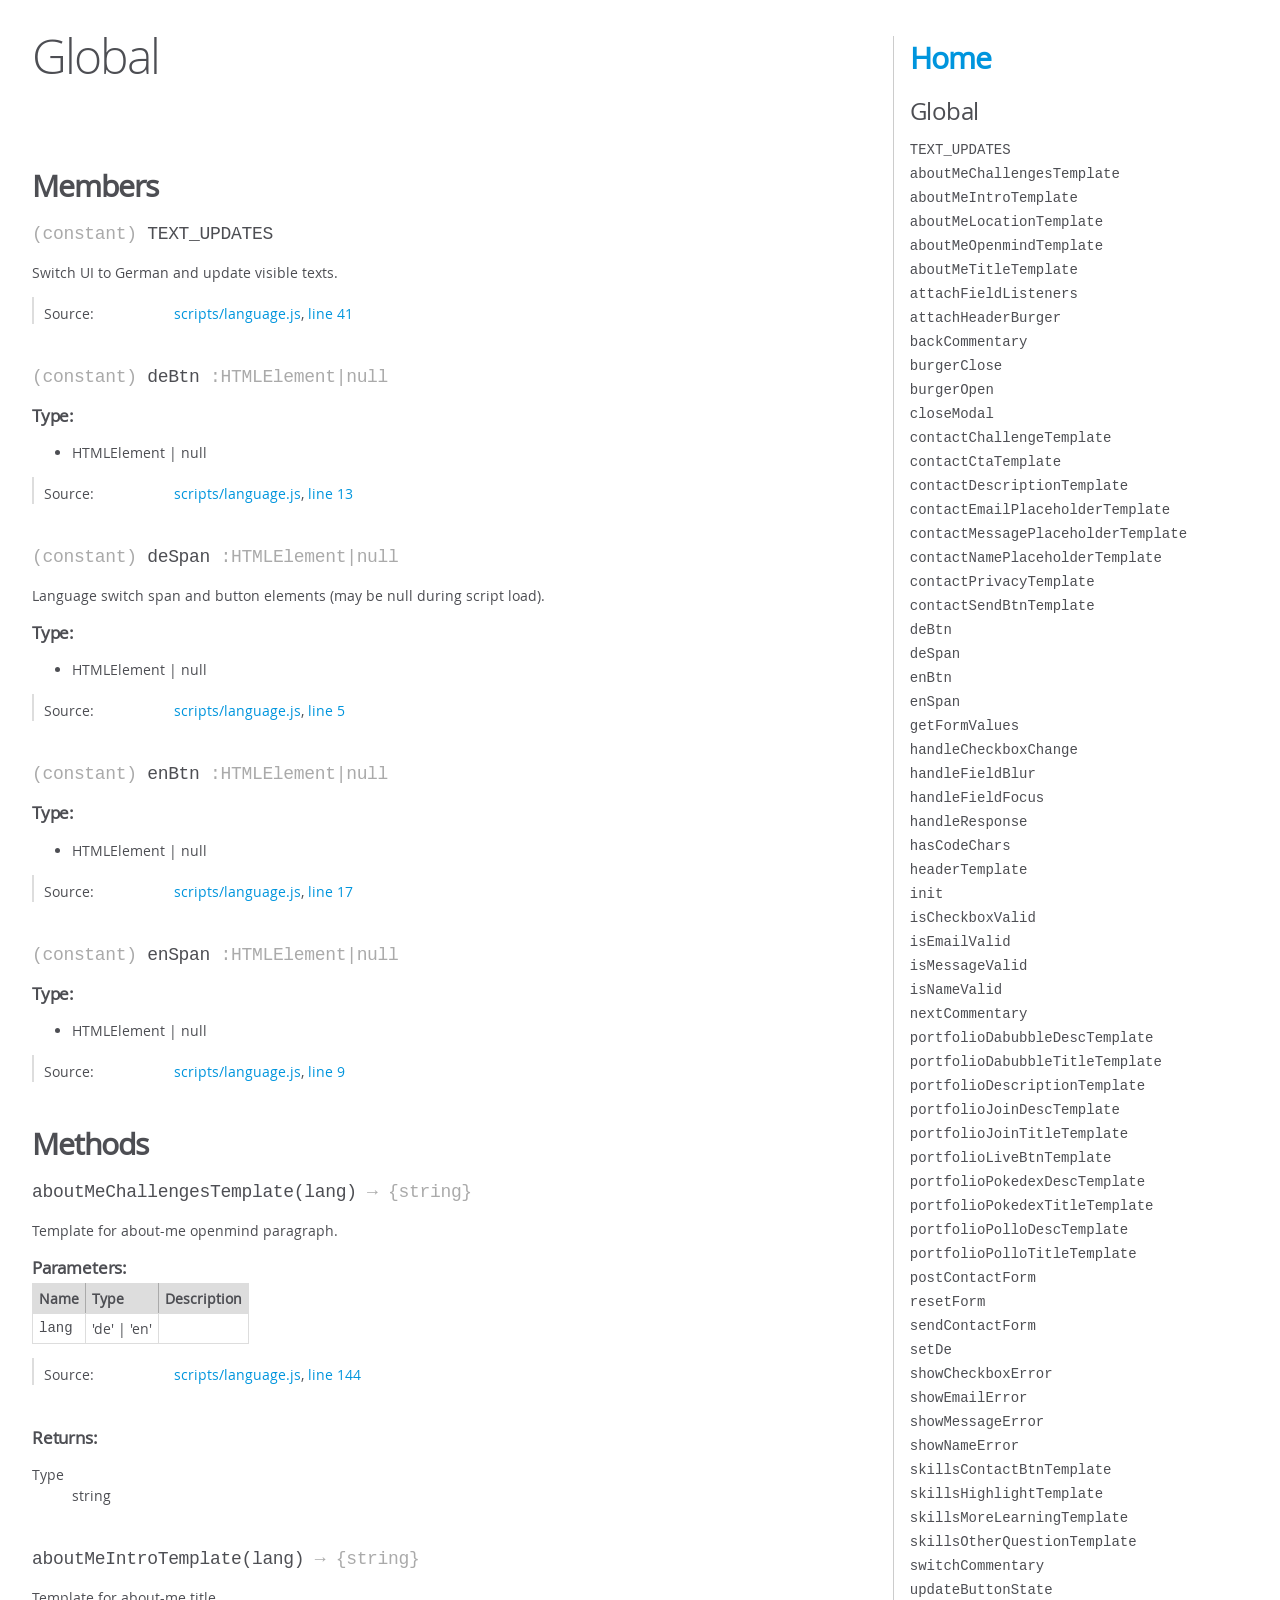
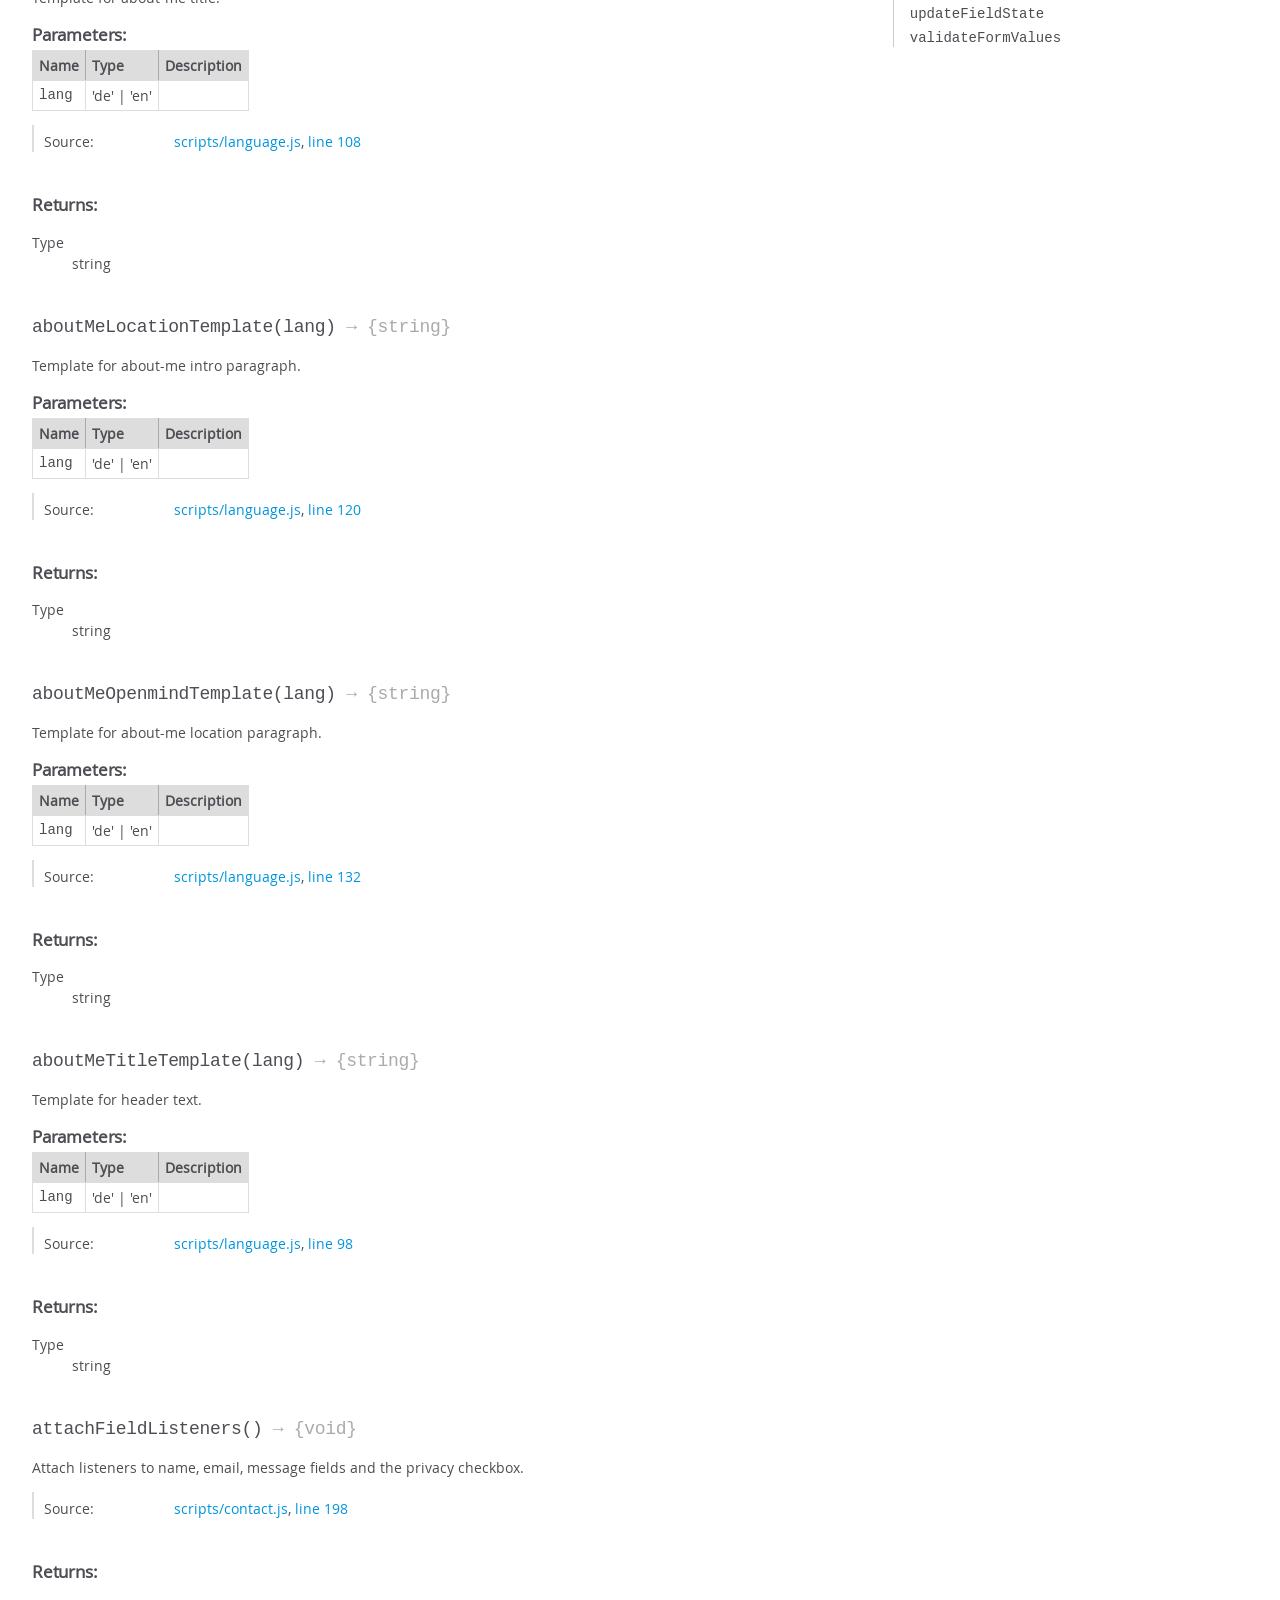
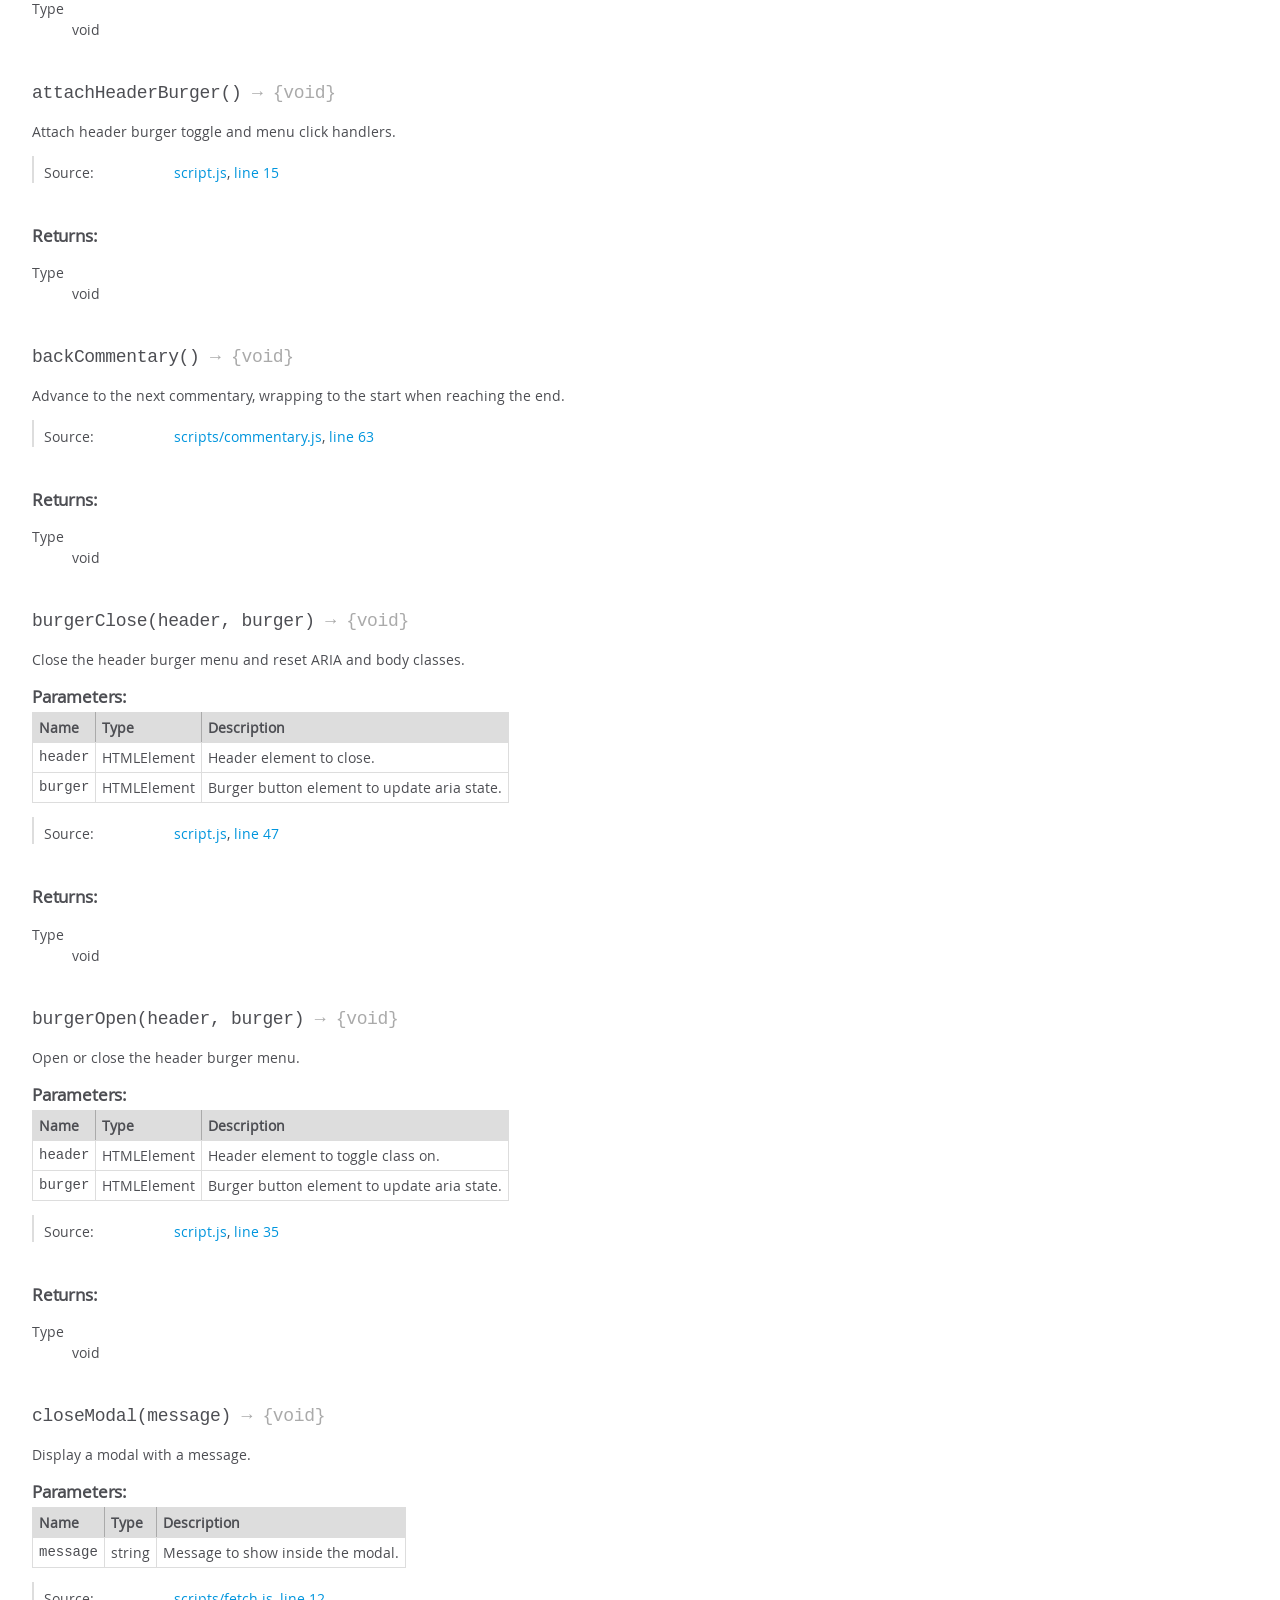
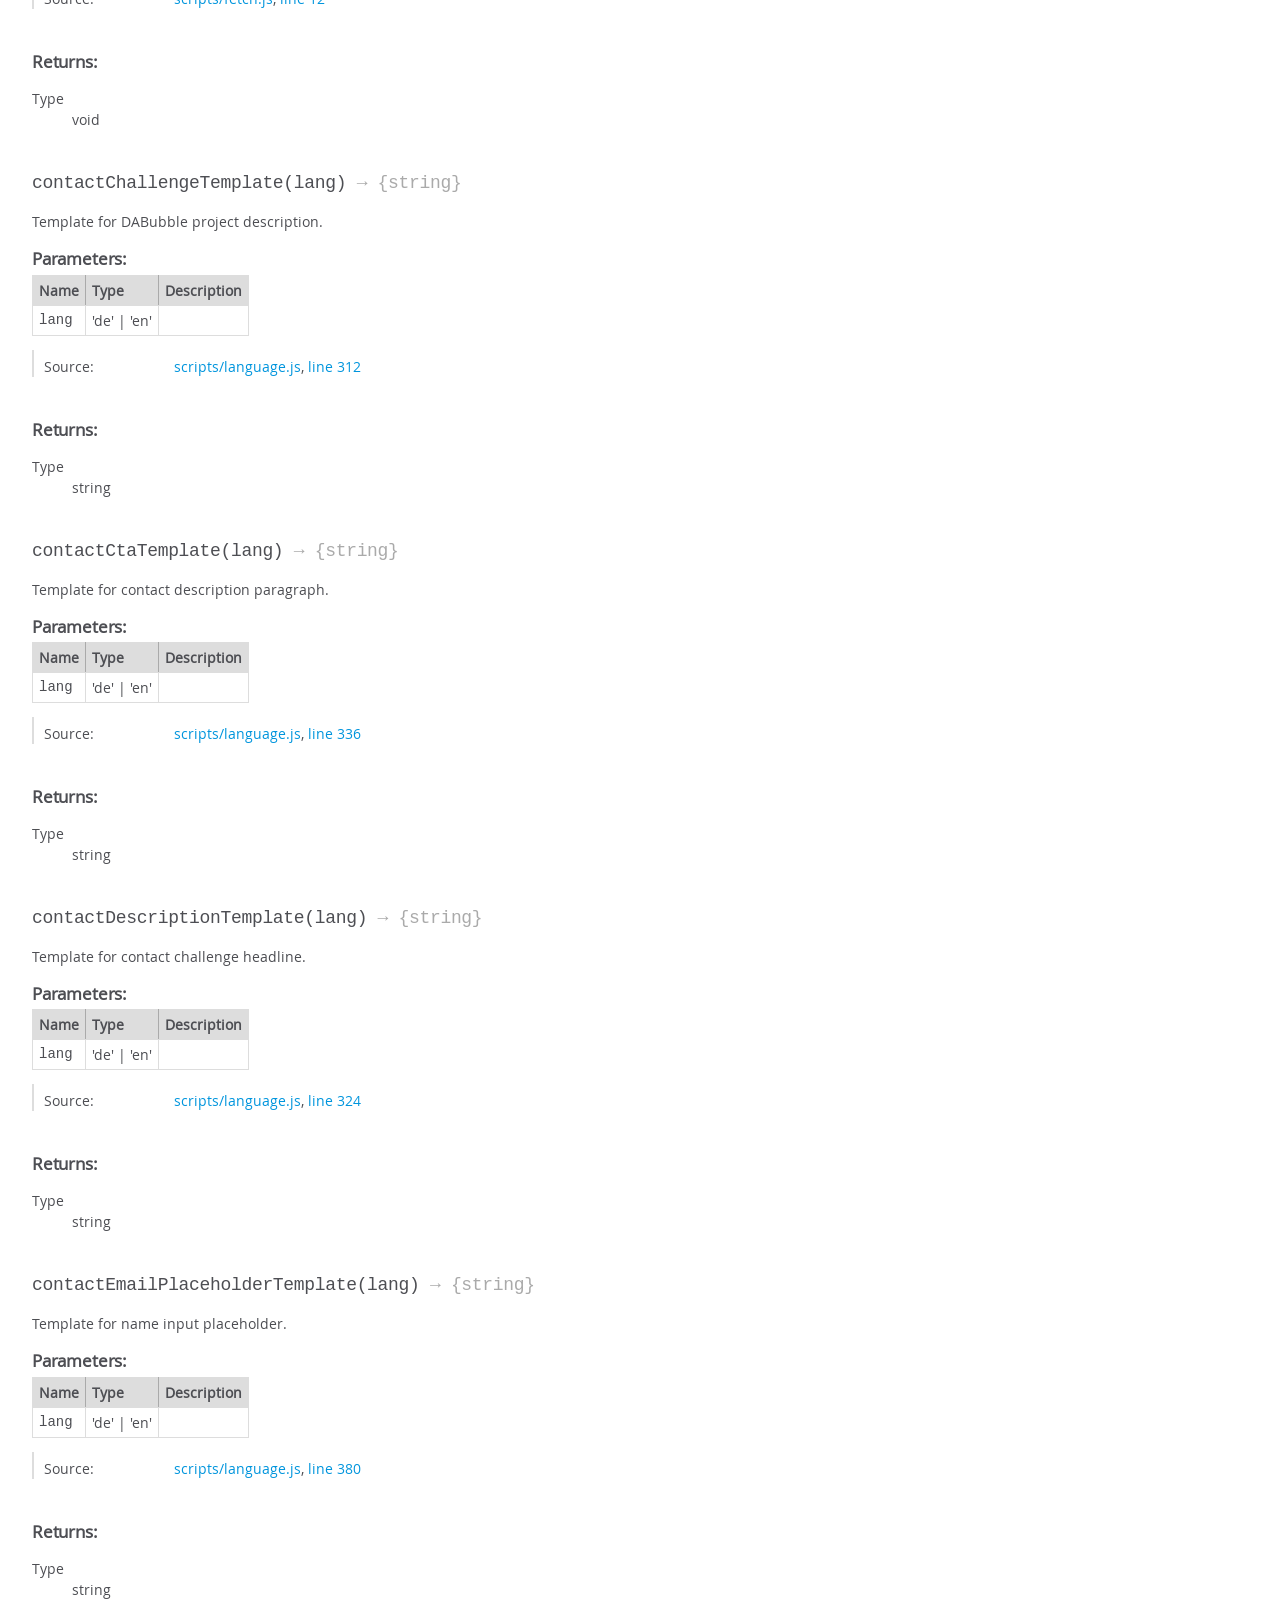
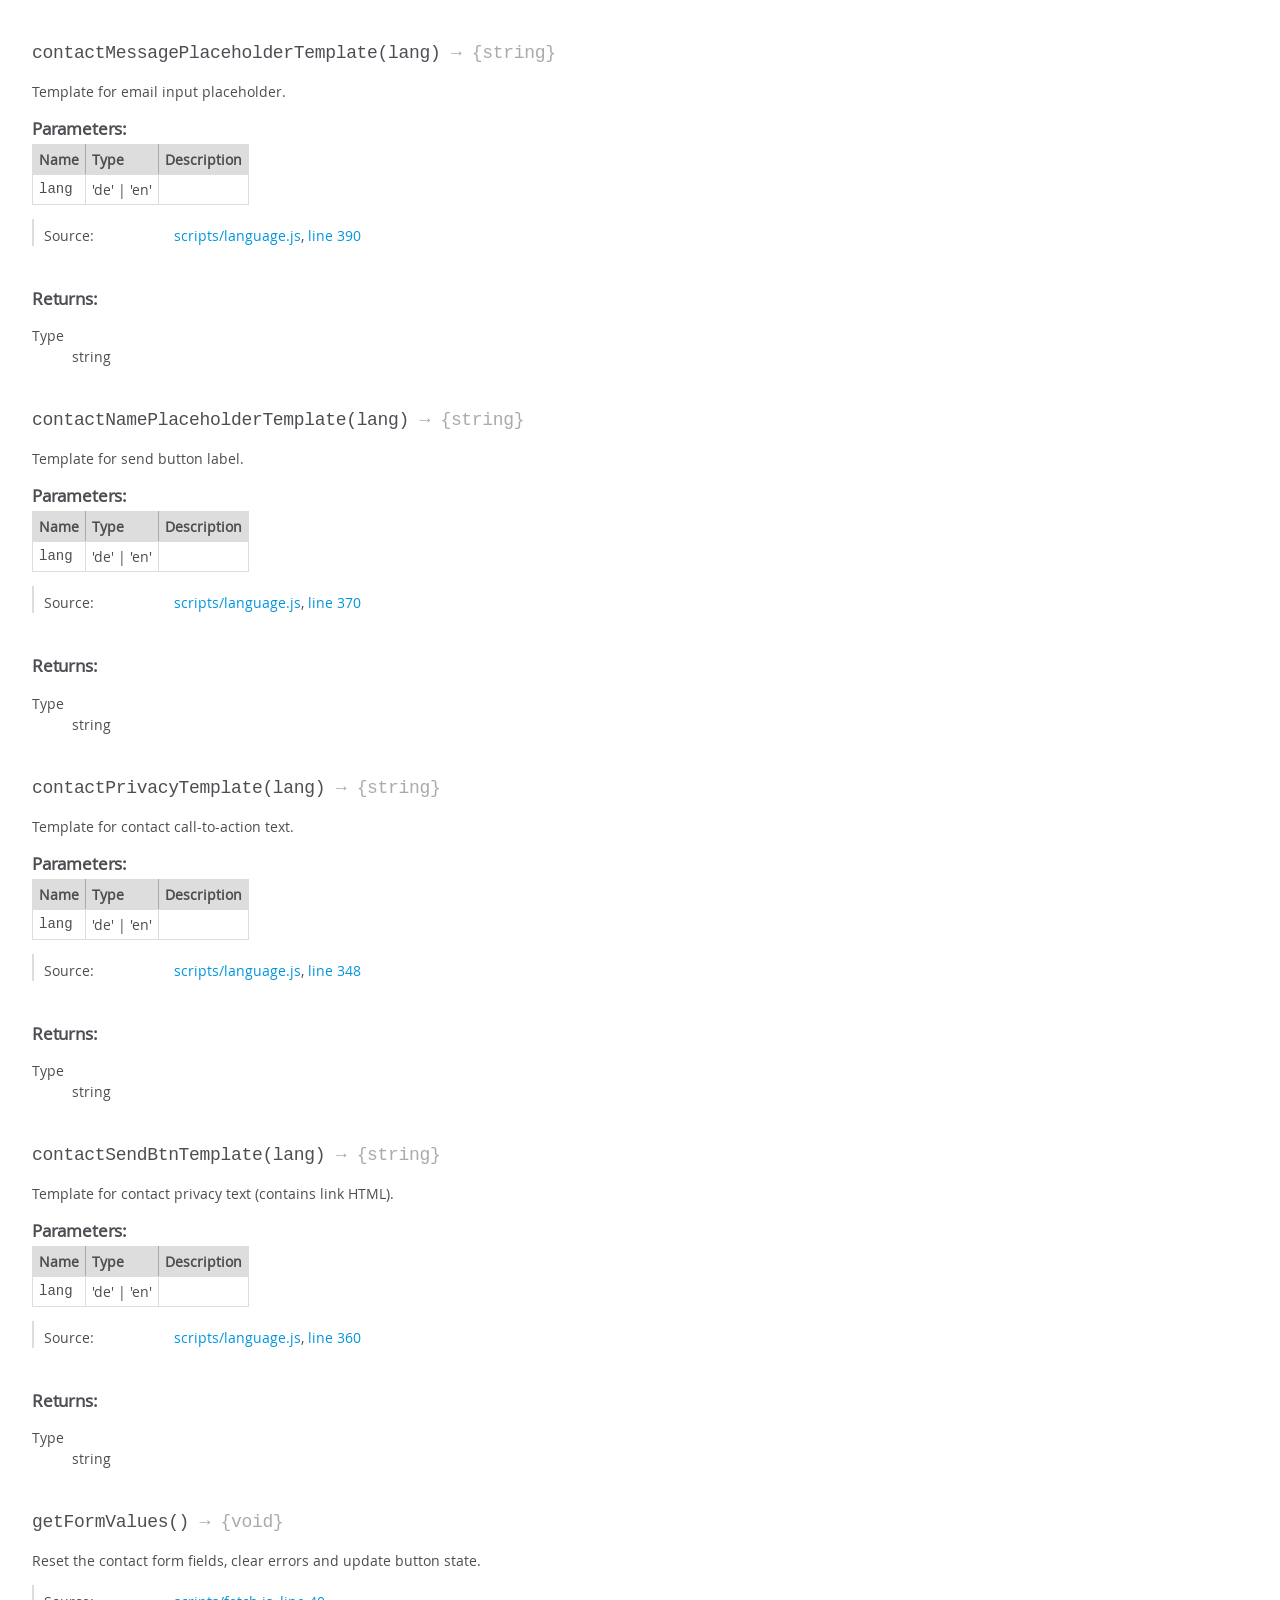
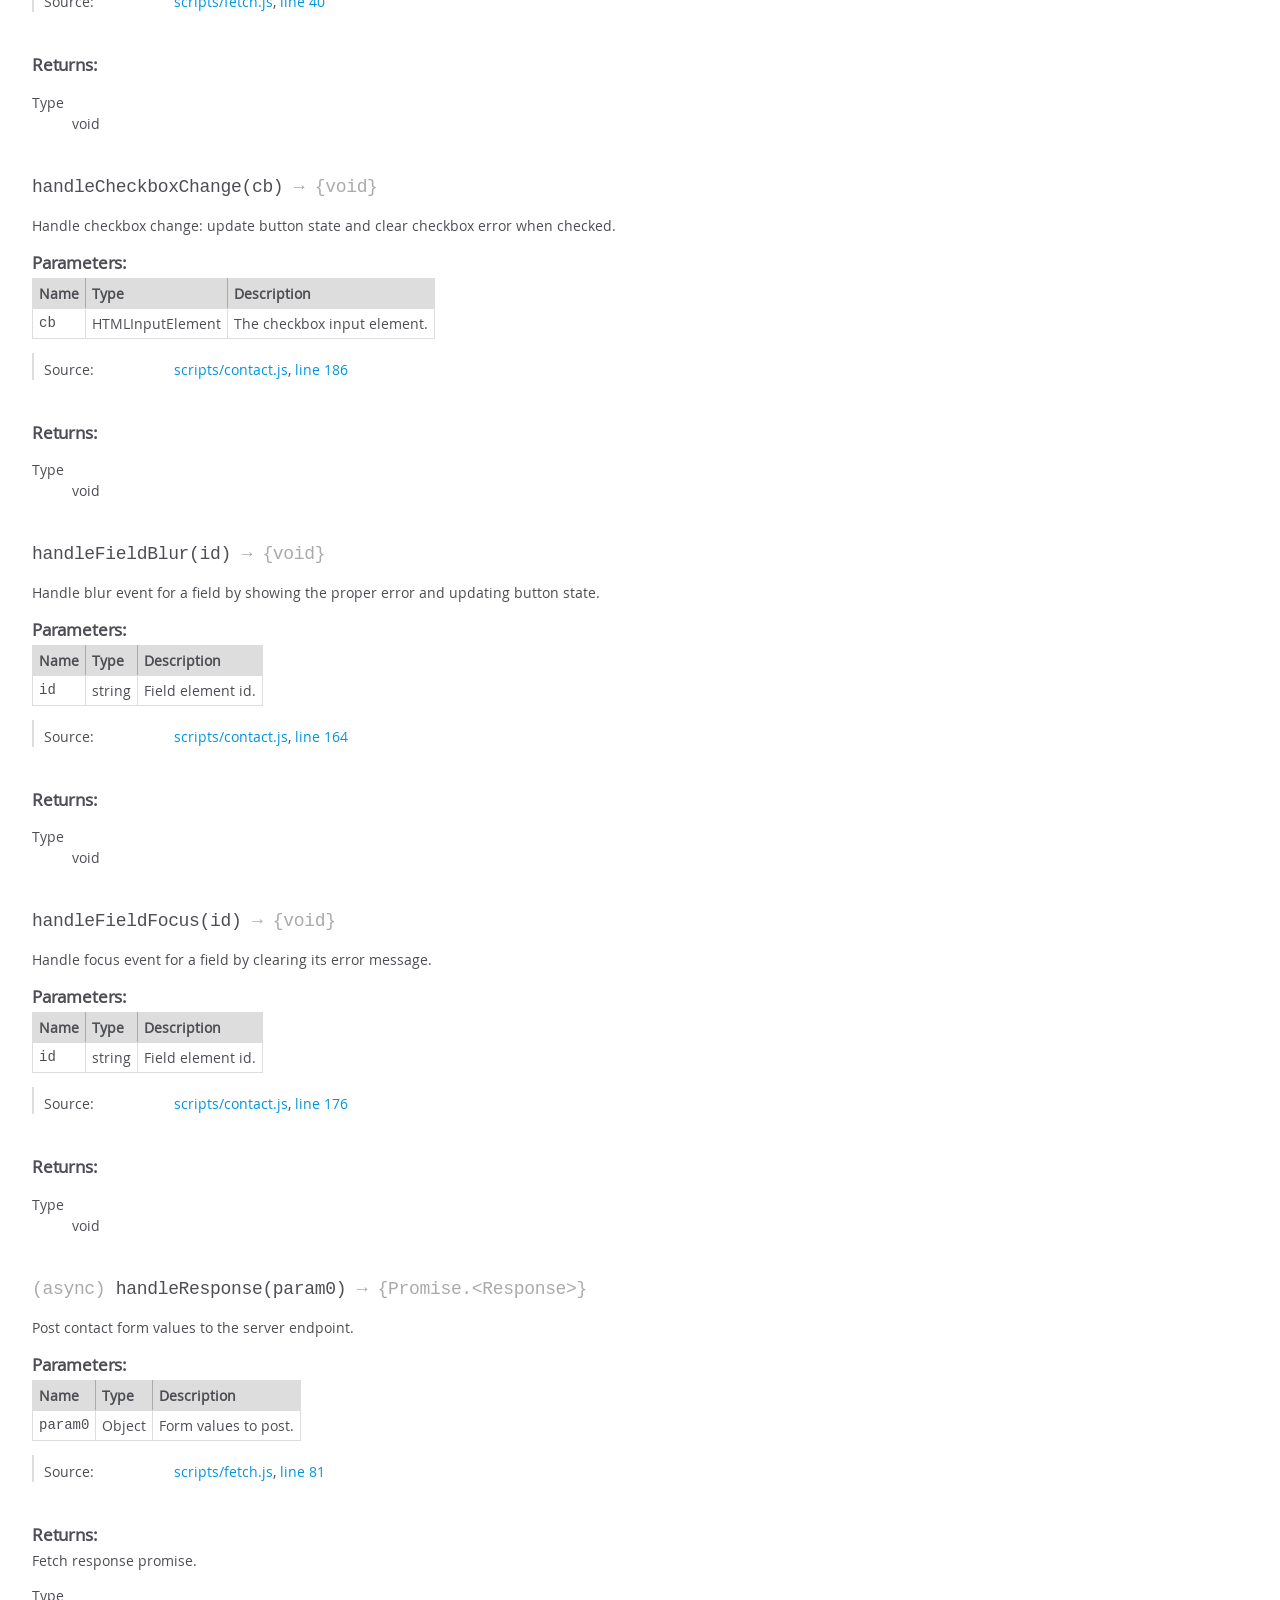
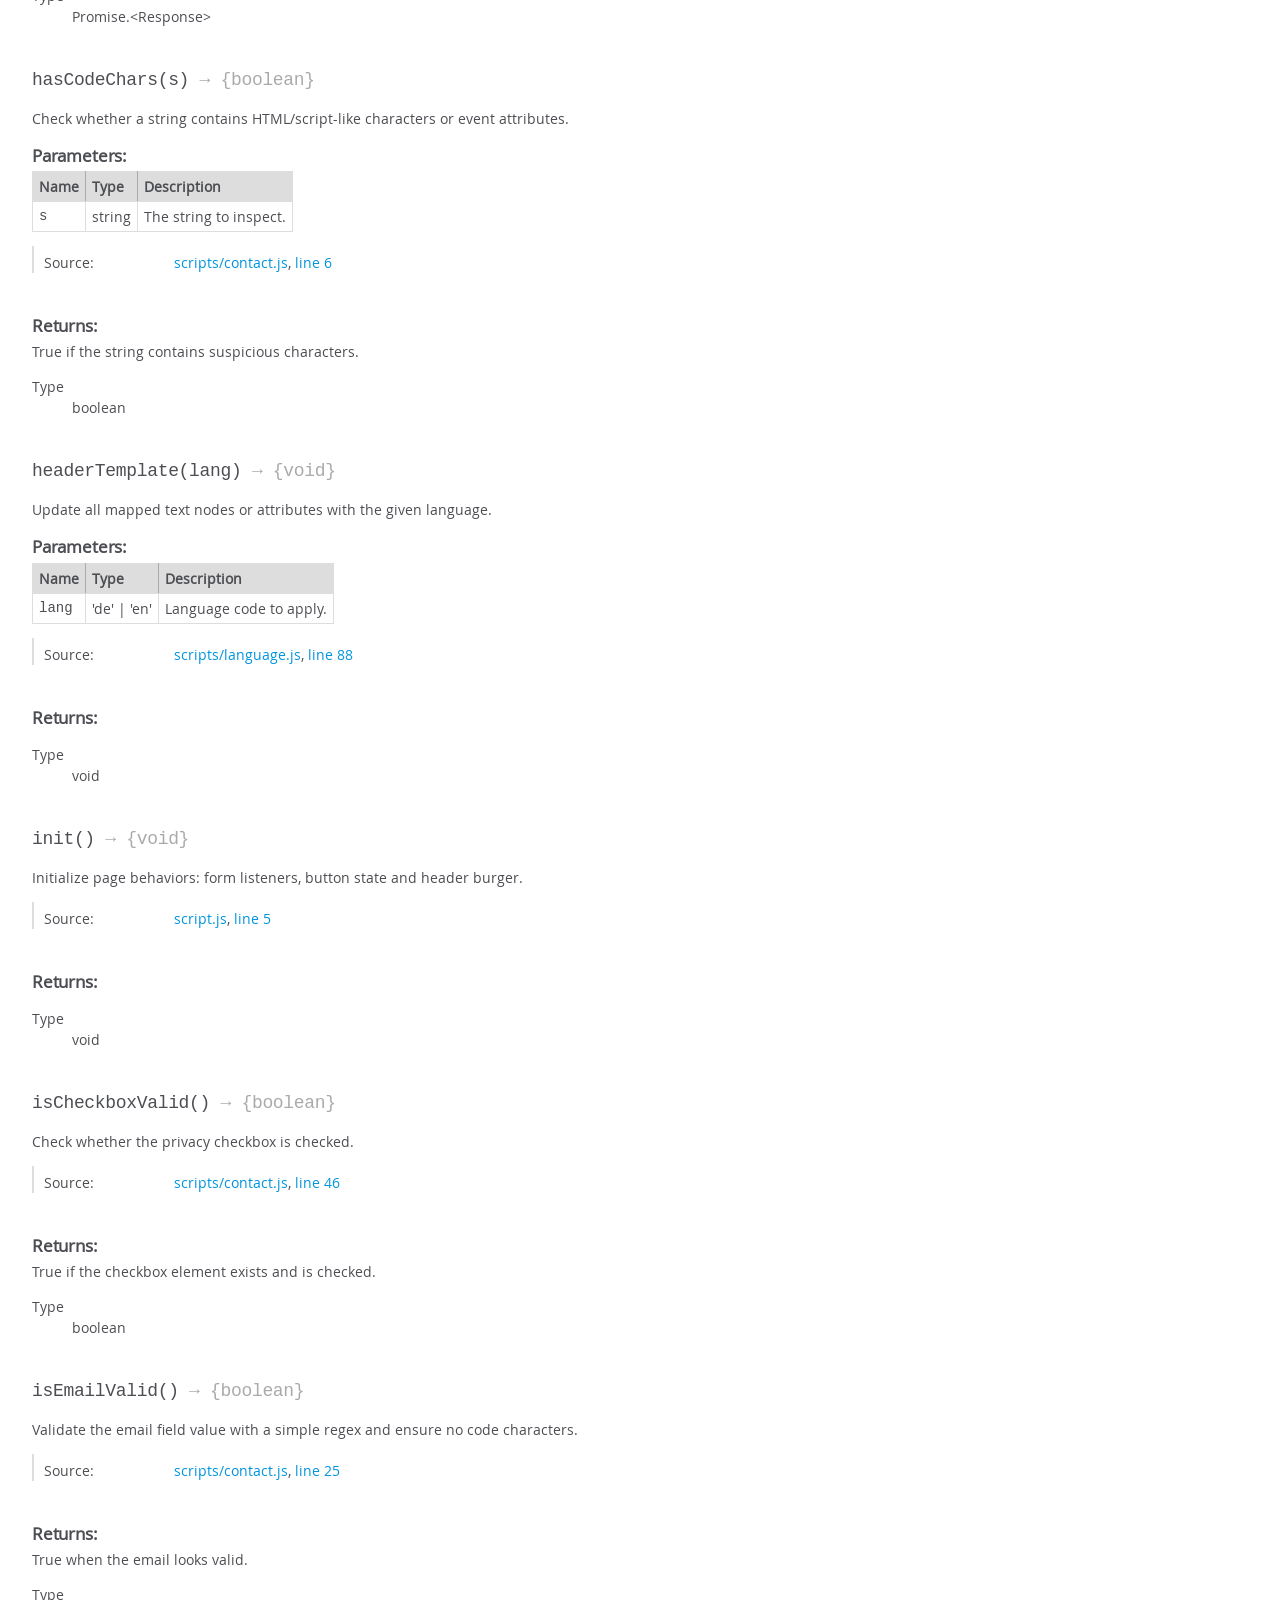
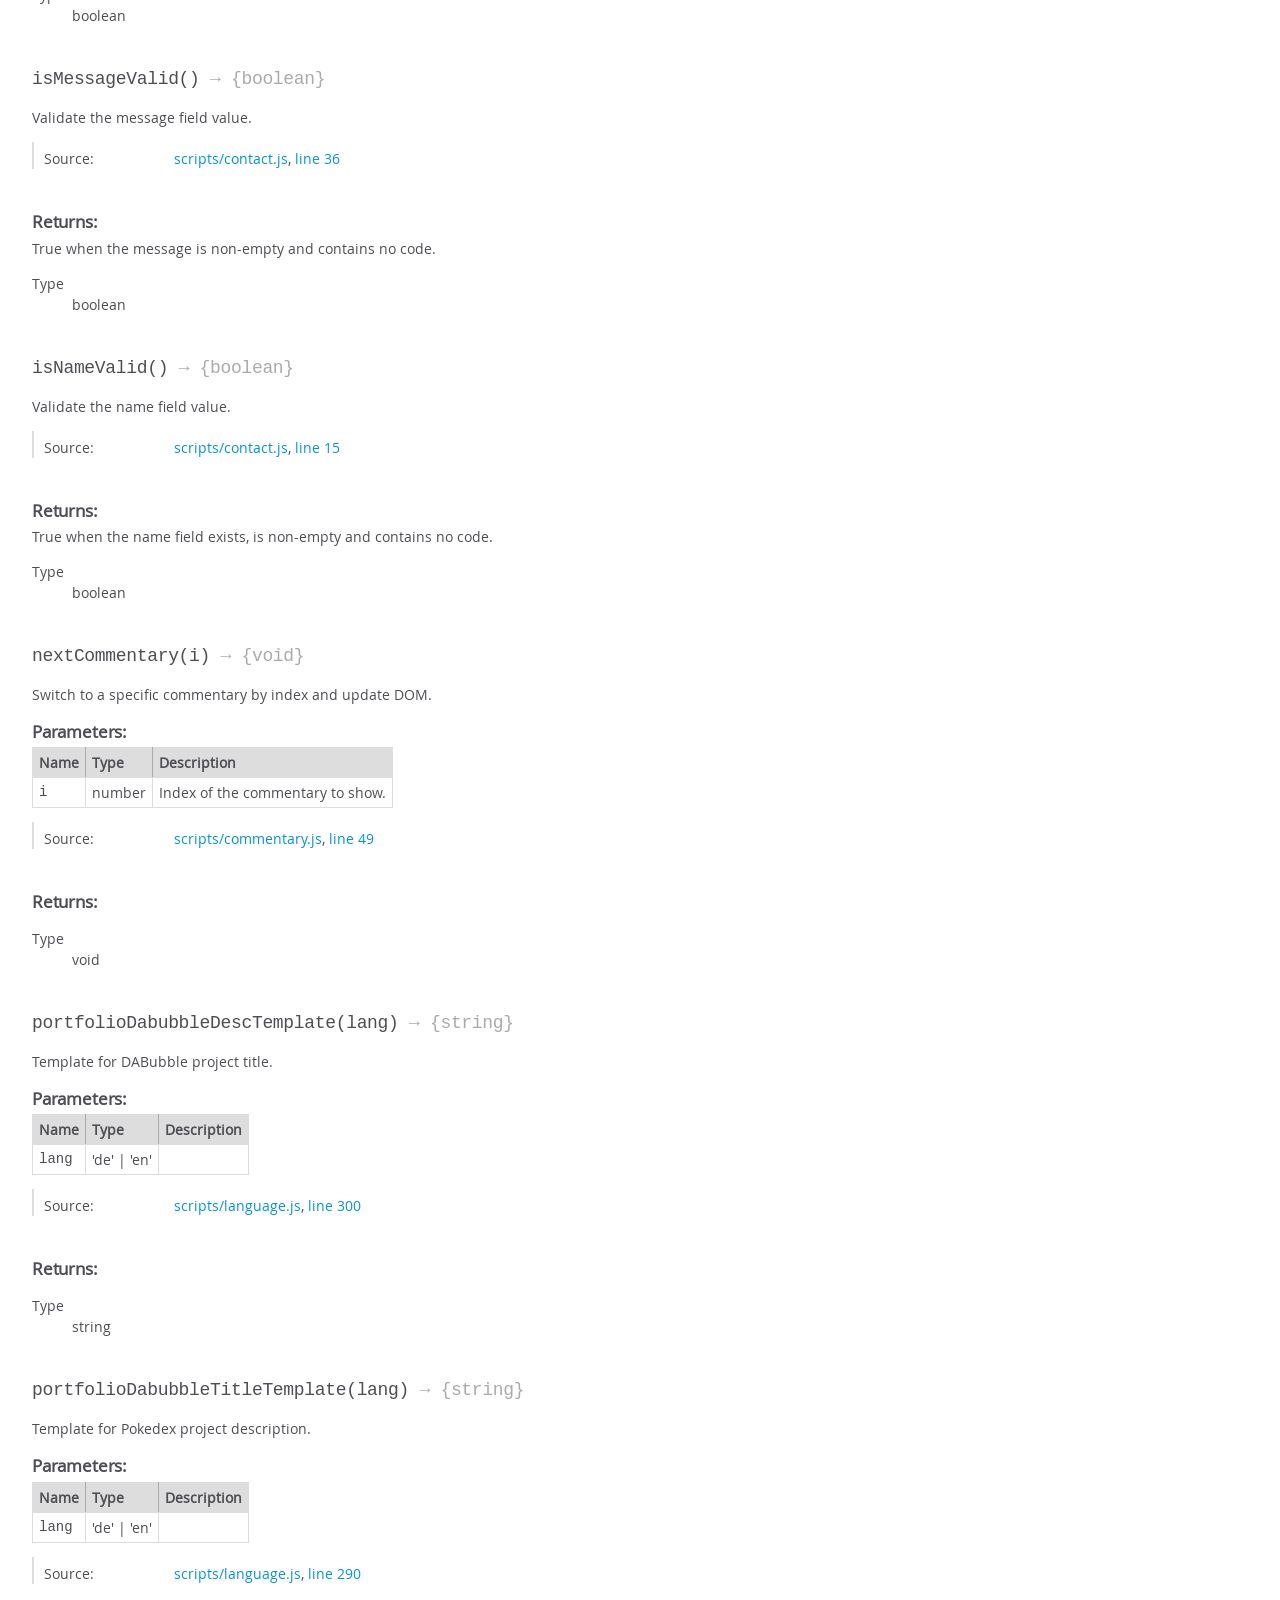
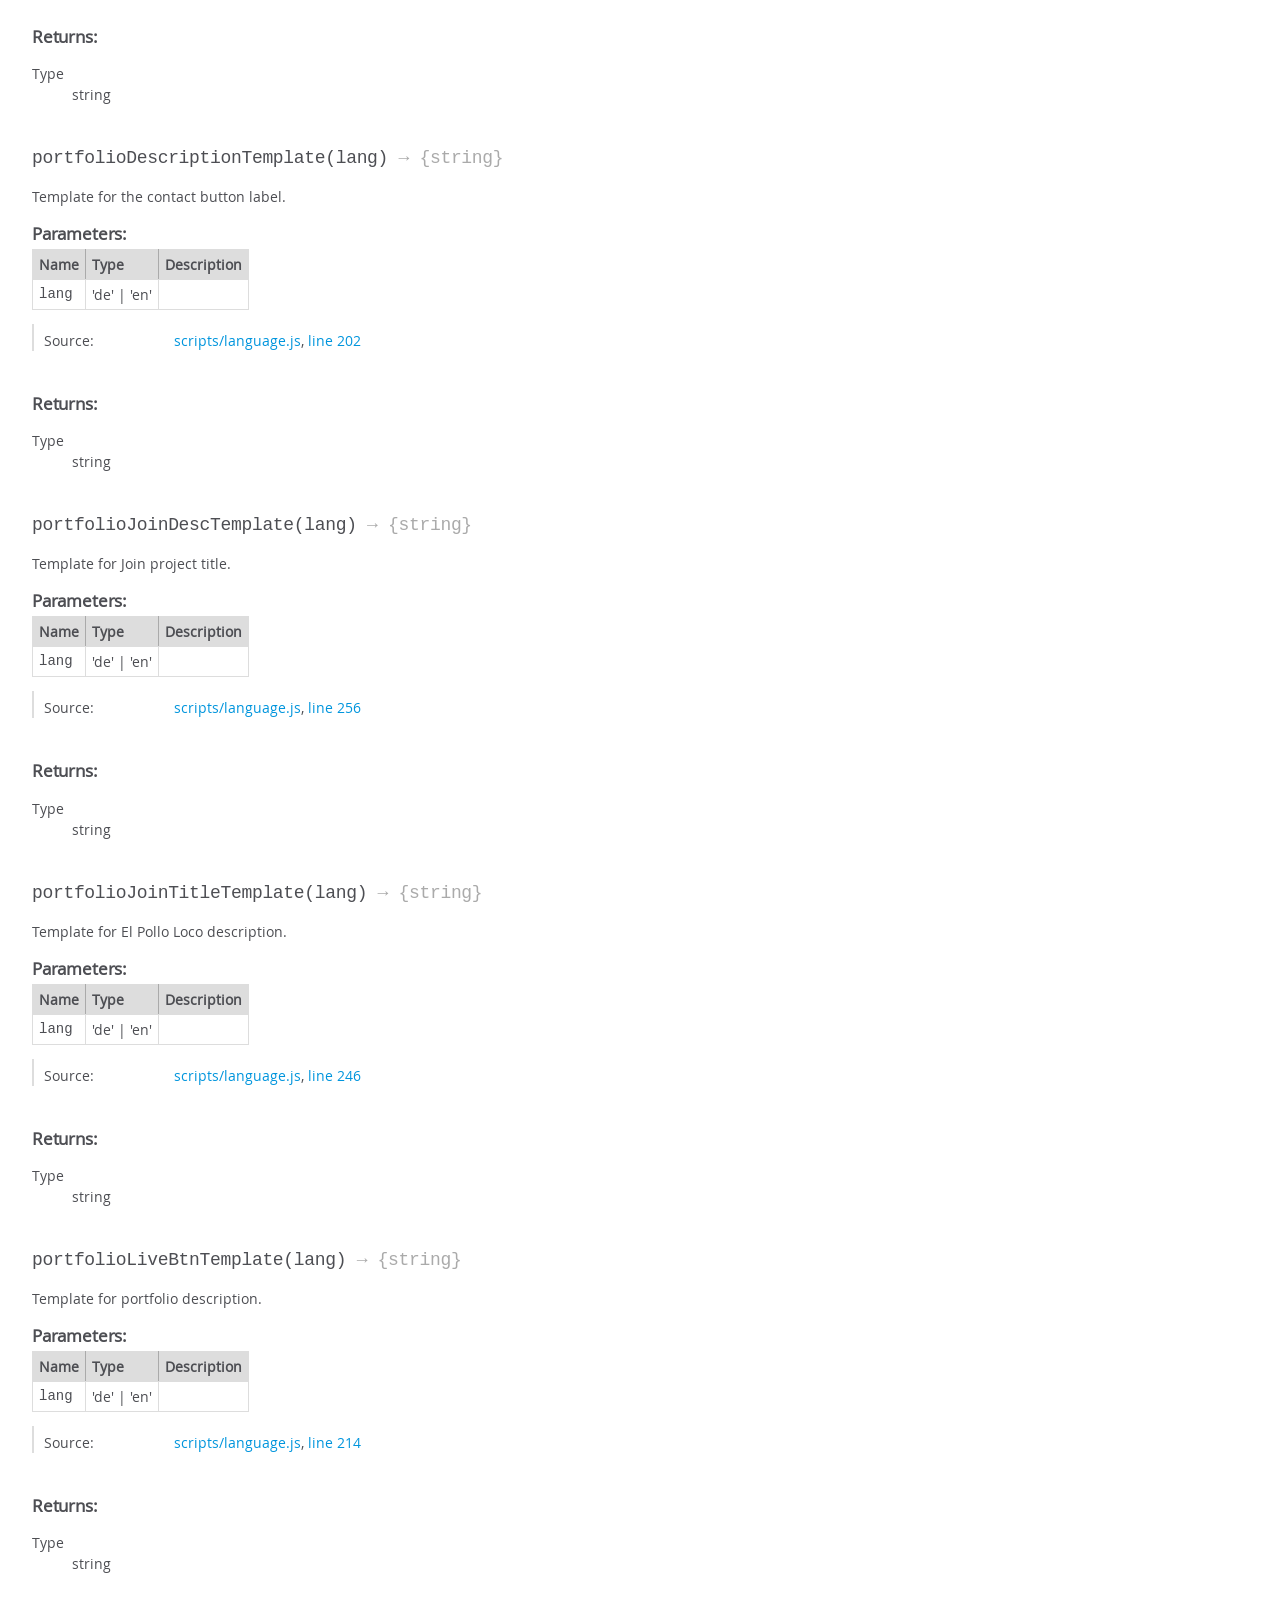
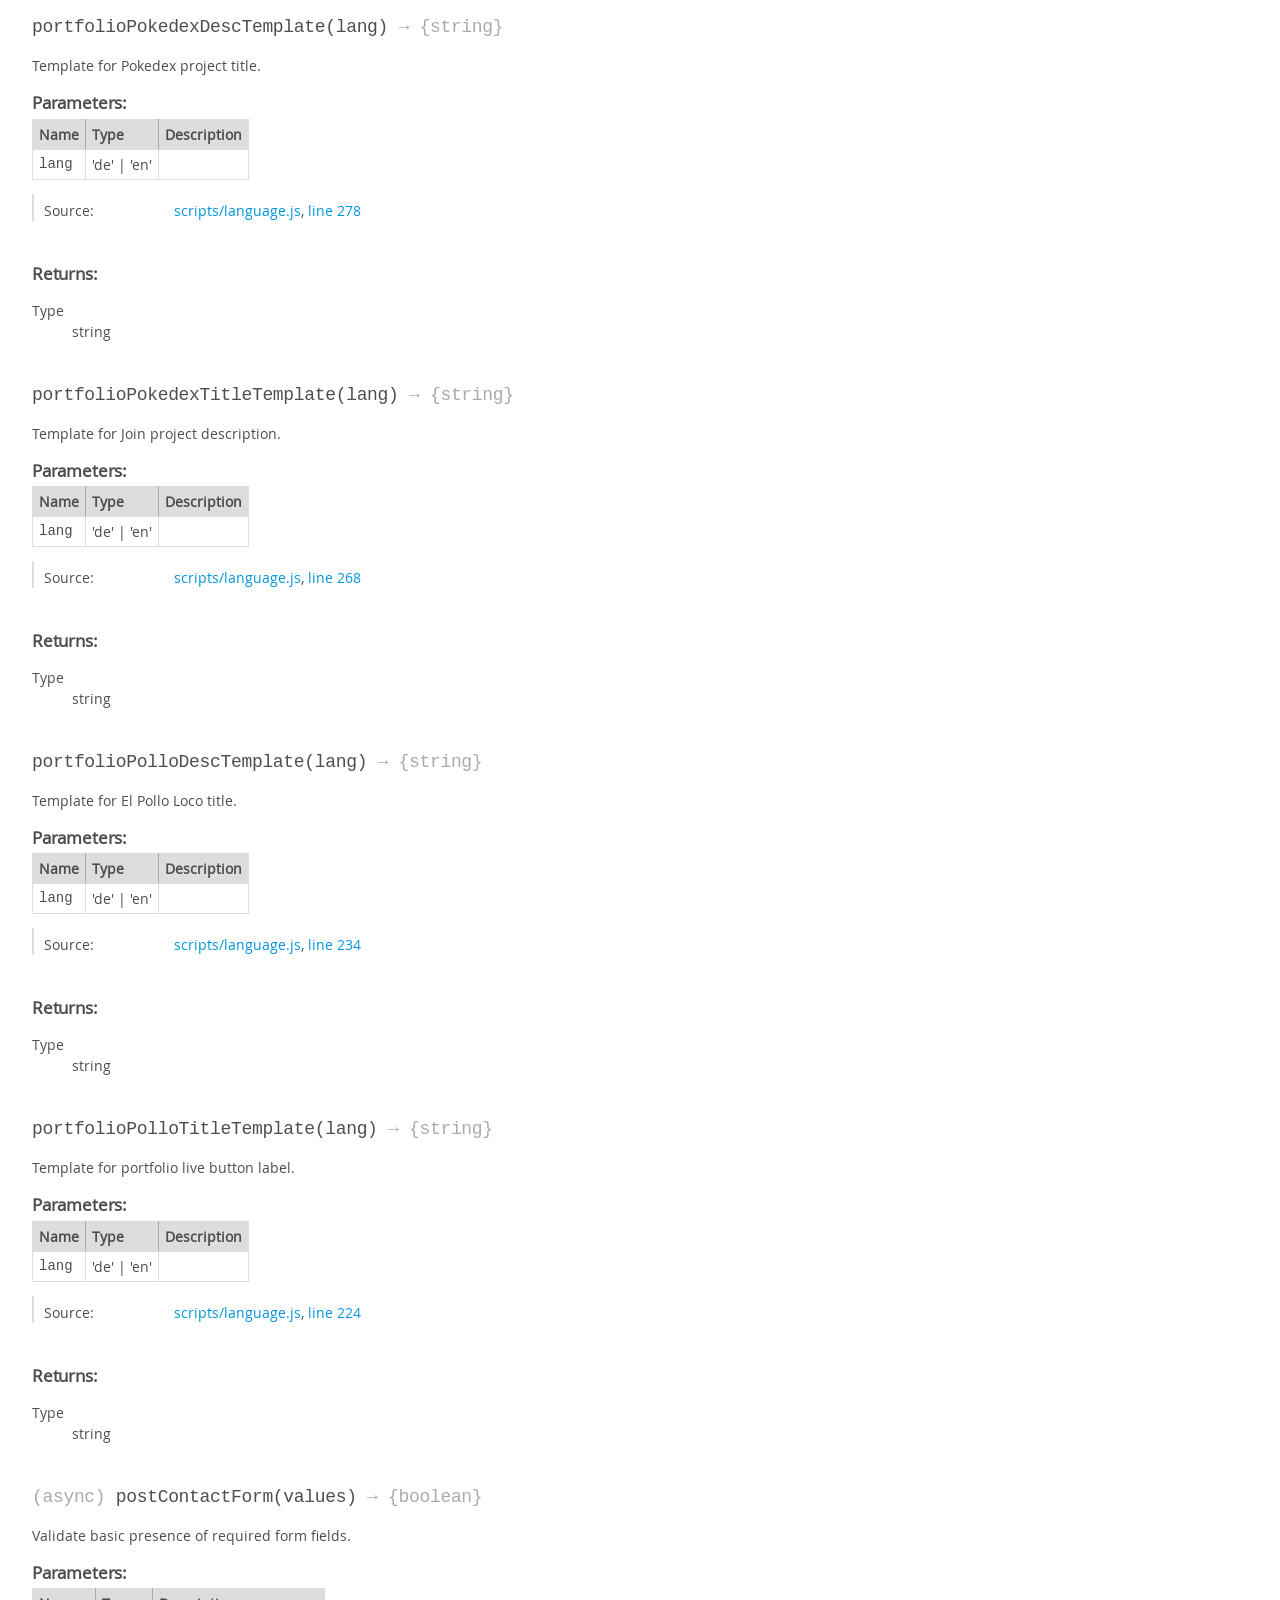
<file: out/global.html>
<!DOCTYPE html>
<html lang="en">
<head>
    <meta charset="utf-8">
    <title>JSDoc: Global</title>

    <script src="scripts/prettify/prettify.js"> </script>
    <script src="scripts/prettify/lang-css.js"> </script>
    <!--[if lt IE 9]>
      <script src="//html5shiv.googlecode.com/svn/trunk/html5.js"></script>
    <![endif]-->
    <link type="text/css" rel="stylesheet" href="styles/prettify-tomorrow.css">
    <link type="text/css" rel="stylesheet" href="styles/jsdoc-default.css">
</head>

<body>

<div id="main">

    <h1 class="page-title">Global</h1>

    




<section>

<header>
    
        <h2></h2>
        
    
</header>

<article>
    <div class="container-overview">
    
        

        


<dl class="details">

    

    

    

    

    

    

    

    

    

    

    

    

    

    

    

    
</dl>


        
    
    </div>

    

    

    

    

    

    

    
        <h3 class="subsection-title">Members</h3>

        
            
<h4 class="name" id="TEXT_UPDATES"><span class="type-signature">(constant) </span>TEXT_UPDATES<span class="type-signature"></span></h4>




<div class="description">
    Switch UI to German and update visible texts.
</div>







<dl class="details">

    

    

    

    

    

    

    

    

    

    

    

    

    
    <dt class="tag-source">Source:</dt>
    <dd class="tag-source"><ul class="dummy"><li>
        <a href="scripts_language.js.html">scripts/language.js</a>, <a href="scripts_language.js.html#line41">line 41</a>
    </li></ul></dd>
    

    

    

    
</dl>






        
            
<h4 class="name" id="deBtn"><span class="type-signature">(constant) </span>deBtn<span class="type-signature"> :HTMLElement|null</span></h4>






    <h5>Type:</h5>
    <ul>
        <li>
            
<span class="param-type">HTMLElement</span>
|

<span class="param-type">null</span>


        </li>
    </ul>





<dl class="details">

    

    

    

    

    

    

    

    

    

    

    

    

    
    <dt class="tag-source">Source:</dt>
    <dd class="tag-source"><ul class="dummy"><li>
        <a href="scripts_language.js.html">scripts/language.js</a>, <a href="scripts_language.js.html#line13">line 13</a>
    </li></ul></dd>
    

    

    

    
</dl>






        
            
<h4 class="name" id="deSpan"><span class="type-signature">(constant) </span>deSpan<span class="type-signature"> :HTMLElement|null</span></h4>




<div class="description">
    Language switch span and button elements (may be null during script load).
</div>



    <h5>Type:</h5>
    <ul>
        <li>
            
<span class="param-type">HTMLElement</span>
|

<span class="param-type">null</span>


        </li>
    </ul>





<dl class="details">

    

    

    

    

    

    

    

    

    

    

    

    

    
    <dt class="tag-source">Source:</dt>
    <dd class="tag-source"><ul class="dummy"><li>
        <a href="scripts_language.js.html">scripts/language.js</a>, <a href="scripts_language.js.html#line5">line 5</a>
    </li></ul></dd>
    

    

    

    
</dl>






        
            
<h4 class="name" id="enBtn"><span class="type-signature">(constant) </span>enBtn<span class="type-signature"> :HTMLElement|null</span></h4>






    <h5>Type:</h5>
    <ul>
        <li>
            
<span class="param-type">HTMLElement</span>
|

<span class="param-type">null</span>


        </li>
    </ul>





<dl class="details">

    

    

    

    

    

    

    

    

    

    

    

    

    
    <dt class="tag-source">Source:</dt>
    <dd class="tag-source"><ul class="dummy"><li>
        <a href="scripts_language.js.html">scripts/language.js</a>, <a href="scripts_language.js.html#line17">line 17</a>
    </li></ul></dd>
    

    

    

    
</dl>






        
            
<h4 class="name" id="enSpan"><span class="type-signature">(constant) </span>enSpan<span class="type-signature"> :HTMLElement|null</span></h4>






    <h5>Type:</h5>
    <ul>
        <li>
            
<span class="param-type">HTMLElement</span>
|

<span class="param-type">null</span>


        </li>
    </ul>





<dl class="details">

    

    

    

    

    

    

    

    

    

    

    

    

    
    <dt class="tag-source">Source:</dt>
    <dd class="tag-source"><ul class="dummy"><li>
        <a href="scripts_language.js.html">scripts/language.js</a>, <a href="scripts_language.js.html#line9">line 9</a>
    </li></ul></dd>
    

    

    

    
</dl>






        
    

    
        <h3 class="subsection-title">Methods</h3>

        
            

    

    
    <h4 class="name" id="aboutMeChallengesTemplate"><span class="type-signature"></span>aboutMeChallengesTemplate<span class="signature">(lang)</span><span class="type-signature"> &rarr; {string}</span></h4>
    

    



<div class="description">
    Template for about-me openmind paragraph.
</div>









    <h5>Parameters:</h5>
    

<table class="params">
    <thead>
    <tr>
        
        <th>Name</th>
        

        <th>Type</th>

        

        

        <th class="last">Description</th>
    </tr>
    </thead>

    <tbody>
    

        <tr>
            
                <td class="name"><code>lang</code></td>
            

            <td class="type">
            
                
<span class="param-type">'de'</span>
|

<span class="param-type">'en'</span>


            
            </td>

            

            

            <td class="description last"></td>
        </tr>

    
    </tbody>
</table>






<dl class="details">

    

    

    

    

    

    

    

    

    

    

    

    

    
    <dt class="tag-source">Source:</dt>
    <dd class="tag-source"><ul class="dummy"><li>
        <a href="scripts_language.js.html">scripts/language.js</a>, <a href="scripts_language.js.html#line144">line 144</a>
    </li></ul></dd>
    

    

    

    
</dl>















<h5>Returns:</h5>

        


<dl>
    <dt>
        Type
    </dt>
    <dd>
        
<span class="param-type">string</span>


    </dd>
</dl>

    





        
            

    

    
    <h4 class="name" id="aboutMeIntroTemplate"><span class="type-signature"></span>aboutMeIntroTemplate<span class="signature">(lang)</span><span class="type-signature"> &rarr; {string}</span></h4>
    

    



<div class="description">
    Template for about-me title.
</div>









    <h5>Parameters:</h5>
    

<table class="params">
    <thead>
    <tr>
        
        <th>Name</th>
        

        <th>Type</th>

        

        

        <th class="last">Description</th>
    </tr>
    </thead>

    <tbody>
    

        <tr>
            
                <td class="name"><code>lang</code></td>
            

            <td class="type">
            
                
<span class="param-type">'de'</span>
|

<span class="param-type">'en'</span>


            
            </td>

            

            

            <td class="description last"></td>
        </tr>

    
    </tbody>
</table>






<dl class="details">

    

    

    

    

    

    

    

    

    

    

    

    

    
    <dt class="tag-source">Source:</dt>
    <dd class="tag-source"><ul class="dummy"><li>
        <a href="scripts_language.js.html">scripts/language.js</a>, <a href="scripts_language.js.html#line108">line 108</a>
    </li></ul></dd>
    

    

    

    
</dl>















<h5>Returns:</h5>

        


<dl>
    <dt>
        Type
    </dt>
    <dd>
        
<span class="param-type">string</span>


    </dd>
</dl>

    





        
            

    

    
    <h4 class="name" id="aboutMeLocationTemplate"><span class="type-signature"></span>aboutMeLocationTemplate<span class="signature">(lang)</span><span class="type-signature"> &rarr; {string}</span></h4>
    

    



<div class="description">
    Template for about-me intro paragraph.
</div>









    <h5>Parameters:</h5>
    

<table class="params">
    <thead>
    <tr>
        
        <th>Name</th>
        

        <th>Type</th>

        

        

        <th class="last">Description</th>
    </tr>
    </thead>

    <tbody>
    

        <tr>
            
                <td class="name"><code>lang</code></td>
            

            <td class="type">
            
                
<span class="param-type">'de'</span>
|

<span class="param-type">'en'</span>


            
            </td>

            

            

            <td class="description last"></td>
        </tr>

    
    </tbody>
</table>






<dl class="details">

    

    

    

    

    

    

    

    

    

    

    

    

    
    <dt class="tag-source">Source:</dt>
    <dd class="tag-source"><ul class="dummy"><li>
        <a href="scripts_language.js.html">scripts/language.js</a>, <a href="scripts_language.js.html#line120">line 120</a>
    </li></ul></dd>
    

    

    

    
</dl>















<h5>Returns:</h5>

        


<dl>
    <dt>
        Type
    </dt>
    <dd>
        
<span class="param-type">string</span>


    </dd>
</dl>

    





        
            

    

    
    <h4 class="name" id="aboutMeOpenmindTemplate"><span class="type-signature"></span>aboutMeOpenmindTemplate<span class="signature">(lang)</span><span class="type-signature"> &rarr; {string}</span></h4>
    

    



<div class="description">
    Template for about-me location paragraph.
</div>









    <h5>Parameters:</h5>
    

<table class="params">
    <thead>
    <tr>
        
        <th>Name</th>
        

        <th>Type</th>

        

        

        <th class="last">Description</th>
    </tr>
    </thead>

    <tbody>
    

        <tr>
            
                <td class="name"><code>lang</code></td>
            

            <td class="type">
            
                
<span class="param-type">'de'</span>
|

<span class="param-type">'en'</span>


            
            </td>

            

            

            <td class="description last"></td>
        </tr>

    
    </tbody>
</table>






<dl class="details">

    

    

    

    

    

    

    

    

    

    

    

    

    
    <dt class="tag-source">Source:</dt>
    <dd class="tag-source"><ul class="dummy"><li>
        <a href="scripts_language.js.html">scripts/language.js</a>, <a href="scripts_language.js.html#line132">line 132</a>
    </li></ul></dd>
    

    

    

    
</dl>















<h5>Returns:</h5>

        


<dl>
    <dt>
        Type
    </dt>
    <dd>
        
<span class="param-type">string</span>


    </dd>
</dl>

    





        
            

    

    
    <h4 class="name" id="aboutMeTitleTemplate"><span class="type-signature"></span>aboutMeTitleTemplate<span class="signature">(lang)</span><span class="type-signature"> &rarr; {string}</span></h4>
    

    



<div class="description">
    Template for header text.
</div>









    <h5>Parameters:</h5>
    

<table class="params">
    <thead>
    <tr>
        
        <th>Name</th>
        

        <th>Type</th>

        

        

        <th class="last">Description</th>
    </tr>
    </thead>

    <tbody>
    

        <tr>
            
                <td class="name"><code>lang</code></td>
            

            <td class="type">
            
                
<span class="param-type">'de'</span>
|

<span class="param-type">'en'</span>


            
            </td>

            

            

            <td class="description last"></td>
        </tr>

    
    </tbody>
</table>






<dl class="details">

    

    

    

    

    

    

    

    

    

    

    

    

    
    <dt class="tag-source">Source:</dt>
    <dd class="tag-source"><ul class="dummy"><li>
        <a href="scripts_language.js.html">scripts/language.js</a>, <a href="scripts_language.js.html#line98">line 98</a>
    </li></ul></dd>
    

    

    

    
</dl>















<h5>Returns:</h5>

        


<dl>
    <dt>
        Type
    </dt>
    <dd>
        
<span class="param-type">string</span>


    </dd>
</dl>

    





        
            

    

    
    <h4 class="name" id="attachFieldListeners"><span class="type-signature"></span>attachFieldListeners<span class="signature">()</span><span class="type-signature"> &rarr; {void}</span></h4>
    

    



<div class="description">
    Attach listeners to name, email, message fields and the privacy checkbox.
</div>













<dl class="details">

    

    

    

    

    

    

    

    

    

    

    

    

    
    <dt class="tag-source">Source:</dt>
    <dd class="tag-source"><ul class="dummy"><li>
        <a href="scripts_contact.js.html">scripts/contact.js</a>, <a href="scripts_contact.js.html#line198">line 198</a>
    </li></ul></dd>
    

    

    

    
</dl>















<h5>Returns:</h5>

        


<dl>
    <dt>
        Type
    </dt>
    <dd>
        
<span class="param-type">void</span>


    </dd>
</dl>

    





        
            

    

    
    <h4 class="name" id="attachHeaderBurger"><span class="type-signature"></span>attachHeaderBurger<span class="signature">()</span><span class="type-signature"> &rarr; {void}</span></h4>
    

    



<div class="description">
    Attach header burger toggle and menu click handlers.
</div>













<dl class="details">

    

    

    

    

    

    

    

    

    

    

    

    

    
    <dt class="tag-source">Source:</dt>
    <dd class="tag-source"><ul class="dummy"><li>
        <a href="script.js.html">script.js</a>, <a href="script.js.html#line15">line 15</a>
    </li></ul></dd>
    

    

    

    
</dl>















<h5>Returns:</h5>

        


<dl>
    <dt>
        Type
    </dt>
    <dd>
        
<span class="param-type">void</span>


    </dd>
</dl>

    





        
            

    

    
    <h4 class="name" id="backCommentary"><span class="type-signature"></span>backCommentary<span class="signature">()</span><span class="type-signature"> &rarr; {void}</span></h4>
    

    



<div class="description">
    Advance to the next commentary, wrapping to the start when reaching the end.
</div>













<dl class="details">

    

    

    

    

    

    

    

    

    

    

    

    

    
    <dt class="tag-source">Source:</dt>
    <dd class="tag-source"><ul class="dummy"><li>
        <a href="scripts_commentary.js.html">scripts/commentary.js</a>, <a href="scripts_commentary.js.html#line63">line 63</a>
    </li></ul></dd>
    

    

    

    
</dl>















<h5>Returns:</h5>

        


<dl>
    <dt>
        Type
    </dt>
    <dd>
        
<span class="param-type">void</span>


    </dd>
</dl>

    





        
            

    

    
    <h4 class="name" id="burgerClose"><span class="type-signature"></span>burgerClose<span class="signature">(header, burger)</span><span class="type-signature"> &rarr; {void}</span></h4>
    

    



<div class="description">
    Close the header burger menu and reset ARIA and body classes.
</div>









    <h5>Parameters:</h5>
    

<table class="params">
    <thead>
    <tr>
        
        <th>Name</th>
        

        <th>Type</th>

        

        

        <th class="last">Description</th>
    </tr>
    </thead>

    <tbody>
    

        <tr>
            
                <td class="name"><code>header</code></td>
            

            <td class="type">
            
                
<span class="param-type">HTMLElement</span>


            
            </td>

            

            

            <td class="description last">Header element to close.</td>
        </tr>

    

        <tr>
            
                <td class="name"><code>burger</code></td>
            

            <td class="type">
            
                
<span class="param-type">HTMLElement</span>


            
            </td>

            

            

            <td class="description last">Burger button element to update aria state.</td>
        </tr>

    
    </tbody>
</table>






<dl class="details">

    

    

    

    

    

    

    

    

    

    

    

    

    
    <dt class="tag-source">Source:</dt>
    <dd class="tag-source"><ul class="dummy"><li>
        <a href="script.js.html">script.js</a>, <a href="script.js.html#line47">line 47</a>
    </li></ul></dd>
    

    

    

    
</dl>















<h5>Returns:</h5>

        


<dl>
    <dt>
        Type
    </dt>
    <dd>
        
<span class="param-type">void</span>


    </dd>
</dl>

    





        
            

    

    
    <h4 class="name" id="burgerOpen"><span class="type-signature"></span>burgerOpen<span class="signature">(header, burger)</span><span class="type-signature"> &rarr; {void}</span></h4>
    

    



<div class="description">
    Open or close the header burger menu.
</div>









    <h5>Parameters:</h5>
    

<table class="params">
    <thead>
    <tr>
        
        <th>Name</th>
        

        <th>Type</th>

        

        

        <th class="last">Description</th>
    </tr>
    </thead>

    <tbody>
    

        <tr>
            
                <td class="name"><code>header</code></td>
            

            <td class="type">
            
                
<span class="param-type">HTMLElement</span>


            
            </td>

            

            

            <td class="description last">Header element to toggle class on.</td>
        </tr>

    

        <tr>
            
                <td class="name"><code>burger</code></td>
            

            <td class="type">
            
                
<span class="param-type">HTMLElement</span>


            
            </td>

            

            

            <td class="description last">Burger button element to update aria state.</td>
        </tr>

    
    </tbody>
</table>






<dl class="details">

    

    

    

    

    

    

    

    

    

    

    

    

    
    <dt class="tag-source">Source:</dt>
    <dd class="tag-source"><ul class="dummy"><li>
        <a href="script.js.html">script.js</a>, <a href="script.js.html#line35">line 35</a>
    </li></ul></dd>
    

    

    

    
</dl>















<h5>Returns:</h5>

        


<dl>
    <dt>
        Type
    </dt>
    <dd>
        
<span class="param-type">void</span>


    </dd>
</dl>

    





        
            

    

    
    <h4 class="name" id="closeModal"><span class="type-signature"></span>closeModal<span class="signature">(message)</span><span class="type-signature"> &rarr; {void}</span></h4>
    

    



<div class="description">
    Display a modal with a message.
</div>









    <h5>Parameters:</h5>
    

<table class="params">
    <thead>
    <tr>
        
        <th>Name</th>
        

        <th>Type</th>

        

        

        <th class="last">Description</th>
    </tr>
    </thead>

    <tbody>
    

        <tr>
            
                <td class="name"><code>message</code></td>
            

            <td class="type">
            
                
<span class="param-type">string</span>


            
            </td>

            

            

            <td class="description last">Message to show inside the modal.</td>
        </tr>

    
    </tbody>
</table>






<dl class="details">

    

    

    

    

    

    

    

    

    

    

    

    

    
    <dt class="tag-source">Source:</dt>
    <dd class="tag-source"><ul class="dummy"><li>
        <a href="scripts_fetch.js.html">scripts/fetch.js</a>, <a href="scripts_fetch.js.html#line12">line 12</a>
    </li></ul></dd>
    

    

    

    
</dl>















<h5>Returns:</h5>

        


<dl>
    <dt>
        Type
    </dt>
    <dd>
        
<span class="param-type">void</span>


    </dd>
</dl>

    





        
            

    

    
    <h4 class="name" id="contactChallengeTemplate"><span class="type-signature"></span>contactChallengeTemplate<span class="signature">(lang)</span><span class="type-signature"> &rarr; {string}</span></h4>
    

    



<div class="description">
    Template for DABubble project description.
</div>









    <h5>Parameters:</h5>
    

<table class="params">
    <thead>
    <tr>
        
        <th>Name</th>
        

        <th>Type</th>

        

        

        <th class="last">Description</th>
    </tr>
    </thead>

    <tbody>
    

        <tr>
            
                <td class="name"><code>lang</code></td>
            

            <td class="type">
            
                
<span class="param-type">'de'</span>
|

<span class="param-type">'en'</span>


            
            </td>

            

            

            <td class="description last"></td>
        </tr>

    
    </tbody>
</table>






<dl class="details">

    

    

    

    

    

    

    

    

    

    

    

    

    
    <dt class="tag-source">Source:</dt>
    <dd class="tag-source"><ul class="dummy"><li>
        <a href="scripts_language.js.html">scripts/language.js</a>, <a href="scripts_language.js.html#line312">line 312</a>
    </li></ul></dd>
    

    

    

    
</dl>















<h5>Returns:</h5>

        


<dl>
    <dt>
        Type
    </dt>
    <dd>
        
<span class="param-type">string</span>


    </dd>
</dl>

    





        
            

    

    
    <h4 class="name" id="contactCtaTemplate"><span class="type-signature"></span>contactCtaTemplate<span class="signature">(lang)</span><span class="type-signature"> &rarr; {string}</span></h4>
    

    



<div class="description">
    Template for contact description paragraph.
</div>









    <h5>Parameters:</h5>
    

<table class="params">
    <thead>
    <tr>
        
        <th>Name</th>
        

        <th>Type</th>

        

        

        <th class="last">Description</th>
    </tr>
    </thead>

    <tbody>
    

        <tr>
            
                <td class="name"><code>lang</code></td>
            

            <td class="type">
            
                
<span class="param-type">'de'</span>
|

<span class="param-type">'en'</span>


            
            </td>

            

            

            <td class="description last"></td>
        </tr>

    
    </tbody>
</table>






<dl class="details">

    

    

    

    

    

    

    

    

    

    

    

    

    
    <dt class="tag-source">Source:</dt>
    <dd class="tag-source"><ul class="dummy"><li>
        <a href="scripts_language.js.html">scripts/language.js</a>, <a href="scripts_language.js.html#line336">line 336</a>
    </li></ul></dd>
    

    

    

    
</dl>















<h5>Returns:</h5>

        


<dl>
    <dt>
        Type
    </dt>
    <dd>
        
<span class="param-type">string</span>


    </dd>
</dl>

    





        
            

    

    
    <h4 class="name" id="contactDescriptionTemplate"><span class="type-signature"></span>contactDescriptionTemplate<span class="signature">(lang)</span><span class="type-signature"> &rarr; {string}</span></h4>
    

    



<div class="description">
    Template for contact challenge headline.
</div>









    <h5>Parameters:</h5>
    

<table class="params">
    <thead>
    <tr>
        
        <th>Name</th>
        

        <th>Type</th>

        

        

        <th class="last">Description</th>
    </tr>
    </thead>

    <tbody>
    

        <tr>
            
                <td class="name"><code>lang</code></td>
            

            <td class="type">
            
                
<span class="param-type">'de'</span>
|

<span class="param-type">'en'</span>


            
            </td>

            

            

            <td class="description last"></td>
        </tr>

    
    </tbody>
</table>






<dl class="details">

    

    

    

    

    

    

    

    

    

    

    

    

    
    <dt class="tag-source">Source:</dt>
    <dd class="tag-source"><ul class="dummy"><li>
        <a href="scripts_language.js.html">scripts/language.js</a>, <a href="scripts_language.js.html#line324">line 324</a>
    </li></ul></dd>
    

    

    

    
</dl>















<h5>Returns:</h5>

        


<dl>
    <dt>
        Type
    </dt>
    <dd>
        
<span class="param-type">string</span>


    </dd>
</dl>

    





        
            

    

    
    <h4 class="name" id="contactEmailPlaceholderTemplate"><span class="type-signature"></span>contactEmailPlaceholderTemplate<span class="signature">(lang)</span><span class="type-signature"> &rarr; {string}</span></h4>
    

    



<div class="description">
    Template for name input placeholder.
</div>









    <h5>Parameters:</h5>
    

<table class="params">
    <thead>
    <tr>
        
        <th>Name</th>
        

        <th>Type</th>

        

        

        <th class="last">Description</th>
    </tr>
    </thead>

    <tbody>
    

        <tr>
            
                <td class="name"><code>lang</code></td>
            

            <td class="type">
            
                
<span class="param-type">'de'</span>
|

<span class="param-type">'en'</span>


            
            </td>

            

            

            <td class="description last"></td>
        </tr>

    
    </tbody>
</table>






<dl class="details">

    

    

    

    

    

    

    

    

    

    

    

    

    
    <dt class="tag-source">Source:</dt>
    <dd class="tag-source"><ul class="dummy"><li>
        <a href="scripts_language.js.html">scripts/language.js</a>, <a href="scripts_language.js.html#line380">line 380</a>
    </li></ul></dd>
    

    

    

    
</dl>















<h5>Returns:</h5>

        


<dl>
    <dt>
        Type
    </dt>
    <dd>
        
<span class="param-type">string</span>


    </dd>
</dl>

    





        
            

    

    
    <h4 class="name" id="contactMessagePlaceholderTemplate"><span class="type-signature"></span>contactMessagePlaceholderTemplate<span class="signature">(lang)</span><span class="type-signature"> &rarr; {string}</span></h4>
    

    



<div class="description">
    Template for email input placeholder.
</div>









    <h5>Parameters:</h5>
    

<table class="params">
    <thead>
    <tr>
        
        <th>Name</th>
        

        <th>Type</th>

        

        

        <th class="last">Description</th>
    </tr>
    </thead>

    <tbody>
    

        <tr>
            
                <td class="name"><code>lang</code></td>
            

            <td class="type">
            
                
<span class="param-type">'de'</span>
|

<span class="param-type">'en'</span>


            
            </td>

            

            

            <td class="description last"></td>
        </tr>

    
    </tbody>
</table>






<dl class="details">

    

    

    

    

    

    

    

    

    

    

    

    

    
    <dt class="tag-source">Source:</dt>
    <dd class="tag-source"><ul class="dummy"><li>
        <a href="scripts_language.js.html">scripts/language.js</a>, <a href="scripts_language.js.html#line390">line 390</a>
    </li></ul></dd>
    

    

    

    
</dl>















<h5>Returns:</h5>

        


<dl>
    <dt>
        Type
    </dt>
    <dd>
        
<span class="param-type">string</span>


    </dd>
</dl>

    





        
            

    

    
    <h4 class="name" id="contactNamePlaceholderTemplate"><span class="type-signature"></span>contactNamePlaceholderTemplate<span class="signature">(lang)</span><span class="type-signature"> &rarr; {string}</span></h4>
    

    



<div class="description">
    Template for send button label.
</div>









    <h5>Parameters:</h5>
    

<table class="params">
    <thead>
    <tr>
        
        <th>Name</th>
        

        <th>Type</th>

        

        

        <th class="last">Description</th>
    </tr>
    </thead>

    <tbody>
    

        <tr>
            
                <td class="name"><code>lang</code></td>
            

            <td class="type">
            
                
<span class="param-type">'de'</span>
|

<span class="param-type">'en'</span>


            
            </td>

            

            

            <td class="description last"></td>
        </tr>

    
    </tbody>
</table>






<dl class="details">

    

    

    

    

    

    

    

    

    

    

    

    

    
    <dt class="tag-source">Source:</dt>
    <dd class="tag-source"><ul class="dummy"><li>
        <a href="scripts_language.js.html">scripts/language.js</a>, <a href="scripts_language.js.html#line370">line 370</a>
    </li></ul></dd>
    

    

    

    
</dl>















<h5>Returns:</h5>

        


<dl>
    <dt>
        Type
    </dt>
    <dd>
        
<span class="param-type">string</span>


    </dd>
</dl>

    





        
            

    

    
    <h4 class="name" id="contactPrivacyTemplate"><span class="type-signature"></span>contactPrivacyTemplate<span class="signature">(lang)</span><span class="type-signature"> &rarr; {string}</span></h4>
    

    



<div class="description">
    Template for contact call-to-action text.
</div>









    <h5>Parameters:</h5>
    

<table class="params">
    <thead>
    <tr>
        
        <th>Name</th>
        

        <th>Type</th>

        

        

        <th class="last">Description</th>
    </tr>
    </thead>

    <tbody>
    

        <tr>
            
                <td class="name"><code>lang</code></td>
            

            <td class="type">
            
                
<span class="param-type">'de'</span>
|

<span class="param-type">'en'</span>


            
            </td>

            

            

            <td class="description last"></td>
        </tr>

    
    </tbody>
</table>






<dl class="details">

    

    

    

    

    

    

    

    

    

    

    

    

    
    <dt class="tag-source">Source:</dt>
    <dd class="tag-source"><ul class="dummy"><li>
        <a href="scripts_language.js.html">scripts/language.js</a>, <a href="scripts_language.js.html#line348">line 348</a>
    </li></ul></dd>
    

    

    

    
</dl>















<h5>Returns:</h5>

        


<dl>
    <dt>
        Type
    </dt>
    <dd>
        
<span class="param-type">string</span>


    </dd>
</dl>

    





        
            

    

    
    <h4 class="name" id="contactSendBtnTemplate"><span class="type-signature"></span>contactSendBtnTemplate<span class="signature">(lang)</span><span class="type-signature"> &rarr; {string}</span></h4>
    

    



<div class="description">
    Template for contact privacy text (contains link HTML).
</div>









    <h5>Parameters:</h5>
    

<table class="params">
    <thead>
    <tr>
        
        <th>Name</th>
        

        <th>Type</th>

        

        

        <th class="last">Description</th>
    </tr>
    </thead>

    <tbody>
    

        <tr>
            
                <td class="name"><code>lang</code></td>
            

            <td class="type">
            
                
<span class="param-type">'de'</span>
|

<span class="param-type">'en'</span>


            
            </td>

            

            

            <td class="description last"></td>
        </tr>

    
    </tbody>
</table>






<dl class="details">

    

    

    

    

    

    

    

    

    

    

    

    

    
    <dt class="tag-source">Source:</dt>
    <dd class="tag-source"><ul class="dummy"><li>
        <a href="scripts_language.js.html">scripts/language.js</a>, <a href="scripts_language.js.html#line360">line 360</a>
    </li></ul></dd>
    

    

    

    
</dl>















<h5>Returns:</h5>

        


<dl>
    <dt>
        Type
    </dt>
    <dd>
        
<span class="param-type">string</span>


    </dd>
</dl>

    





        
            

    

    
    <h4 class="name" id="getFormValues"><span class="type-signature"></span>getFormValues<span class="signature">()</span><span class="type-signature"> &rarr; {void}</span></h4>
    

    



<div class="description">
    Reset the contact form fields, clear errors and update button state.
</div>













<dl class="details">

    

    

    

    

    

    

    

    

    

    

    

    

    
    <dt class="tag-source">Source:</dt>
    <dd class="tag-source"><ul class="dummy"><li>
        <a href="scripts_fetch.js.html">scripts/fetch.js</a>, <a href="scripts_fetch.js.html#line40">line 40</a>
    </li></ul></dd>
    

    

    

    
</dl>















<h5>Returns:</h5>

        


<dl>
    <dt>
        Type
    </dt>
    <dd>
        
<span class="param-type">void</span>


    </dd>
</dl>

    





        
            

    

    
    <h4 class="name" id="handleCheckboxChange"><span class="type-signature"></span>handleCheckboxChange<span class="signature">(cb)</span><span class="type-signature"> &rarr; {void}</span></h4>
    

    



<div class="description">
    Handle checkbox change: update button state and clear checkbox error when checked.
</div>









    <h5>Parameters:</h5>
    

<table class="params">
    <thead>
    <tr>
        
        <th>Name</th>
        

        <th>Type</th>

        

        

        <th class="last">Description</th>
    </tr>
    </thead>

    <tbody>
    

        <tr>
            
                <td class="name"><code>cb</code></td>
            

            <td class="type">
            
                
<span class="param-type">HTMLInputElement</span>


            
            </td>

            

            

            <td class="description last">The checkbox input element.</td>
        </tr>

    
    </tbody>
</table>






<dl class="details">

    

    

    

    

    

    

    

    

    

    

    

    

    
    <dt class="tag-source">Source:</dt>
    <dd class="tag-source"><ul class="dummy"><li>
        <a href="scripts_contact.js.html">scripts/contact.js</a>, <a href="scripts_contact.js.html#line186">line 186</a>
    </li></ul></dd>
    

    

    

    
</dl>















<h5>Returns:</h5>

        


<dl>
    <dt>
        Type
    </dt>
    <dd>
        
<span class="param-type">void</span>


    </dd>
</dl>

    





        
            

    

    
    <h4 class="name" id="handleFieldBlur"><span class="type-signature"></span>handleFieldBlur<span class="signature">(id)</span><span class="type-signature"> &rarr; {void}</span></h4>
    

    



<div class="description">
    Handle blur event for a field by showing the proper error and updating button state.
</div>









    <h5>Parameters:</h5>
    

<table class="params">
    <thead>
    <tr>
        
        <th>Name</th>
        

        <th>Type</th>

        

        

        <th class="last">Description</th>
    </tr>
    </thead>

    <tbody>
    

        <tr>
            
                <td class="name"><code>id</code></td>
            

            <td class="type">
            
                
<span class="param-type">string</span>


            
            </td>

            

            

            <td class="description last">Field element id.</td>
        </tr>

    
    </tbody>
</table>






<dl class="details">

    

    

    

    

    

    

    

    

    

    

    

    

    
    <dt class="tag-source">Source:</dt>
    <dd class="tag-source"><ul class="dummy"><li>
        <a href="scripts_contact.js.html">scripts/contact.js</a>, <a href="scripts_contact.js.html#line164">line 164</a>
    </li></ul></dd>
    

    

    

    
</dl>















<h5>Returns:</h5>

        


<dl>
    <dt>
        Type
    </dt>
    <dd>
        
<span class="param-type">void</span>


    </dd>
</dl>

    





        
            

    

    
    <h4 class="name" id="handleFieldFocus"><span class="type-signature"></span>handleFieldFocus<span class="signature">(id)</span><span class="type-signature"> &rarr; {void}</span></h4>
    

    



<div class="description">
    Handle focus event for a field by clearing its error message.
</div>









    <h5>Parameters:</h5>
    

<table class="params">
    <thead>
    <tr>
        
        <th>Name</th>
        

        <th>Type</th>

        

        

        <th class="last">Description</th>
    </tr>
    </thead>

    <tbody>
    

        <tr>
            
                <td class="name"><code>id</code></td>
            

            <td class="type">
            
                
<span class="param-type">string</span>


            
            </td>

            

            

            <td class="description last">Field element id.</td>
        </tr>

    
    </tbody>
</table>






<dl class="details">

    

    

    

    

    

    

    

    

    

    

    

    

    
    <dt class="tag-source">Source:</dt>
    <dd class="tag-source"><ul class="dummy"><li>
        <a href="scripts_contact.js.html">scripts/contact.js</a>, <a href="scripts_contact.js.html#line176">line 176</a>
    </li></ul></dd>
    

    

    

    
</dl>















<h5>Returns:</h5>

        


<dl>
    <dt>
        Type
    </dt>
    <dd>
        
<span class="param-type">void</span>


    </dd>
</dl>

    





        
            

    

    
    <h4 class="name" id="handleResponse"><span class="type-signature">(async) </span>handleResponse<span class="signature">(param0)</span><span class="type-signature"> &rarr; {Promise.&lt;Response>}</span></h4>
    

    



<div class="description">
    Post contact form values to the server endpoint.
</div>









    <h5>Parameters:</h5>
    

<table class="params">
    <thead>
    <tr>
        
        <th>Name</th>
        

        <th>Type</th>

        

        

        <th class="last">Description</th>
    </tr>
    </thead>

    <tbody>
    

        <tr>
            
                <td class="name"><code>param0</code></td>
            

            <td class="type">
            
                
<span class="param-type">Object</span>


            
            </td>

            

            

            <td class="description last">Form values to post.</td>
        </tr>

    
    </tbody>
</table>






<dl class="details">

    

    

    

    

    

    

    

    

    

    

    

    

    
    <dt class="tag-source">Source:</dt>
    <dd class="tag-source"><ul class="dummy"><li>
        <a href="scripts_fetch.js.html">scripts/fetch.js</a>, <a href="scripts_fetch.js.html#line81">line 81</a>
    </li></ul></dd>
    

    

    

    
</dl>















<h5>Returns:</h5>

        
<div class="param-desc">
    Fetch response promise.
</div>



<dl>
    <dt>
        Type
    </dt>
    <dd>
        
<span class="param-type">Promise.&lt;Response></span>


    </dd>
</dl>

    





        
            

    

    
    <h4 class="name" id="hasCodeChars"><span class="type-signature"></span>hasCodeChars<span class="signature">(s)</span><span class="type-signature"> &rarr; {boolean}</span></h4>
    

    



<div class="description">
    Check whether a string contains HTML/script-like characters or event attributes.
</div>









    <h5>Parameters:</h5>
    

<table class="params">
    <thead>
    <tr>
        
        <th>Name</th>
        

        <th>Type</th>

        

        

        <th class="last">Description</th>
    </tr>
    </thead>

    <tbody>
    

        <tr>
            
                <td class="name"><code>s</code></td>
            

            <td class="type">
            
                
<span class="param-type">string</span>


            
            </td>

            

            

            <td class="description last">The string to inspect.</td>
        </tr>

    
    </tbody>
</table>






<dl class="details">

    

    

    

    

    

    

    

    

    

    

    

    

    
    <dt class="tag-source">Source:</dt>
    <dd class="tag-source"><ul class="dummy"><li>
        <a href="scripts_contact.js.html">scripts/contact.js</a>, <a href="scripts_contact.js.html#line6">line 6</a>
    </li></ul></dd>
    

    

    

    
</dl>















<h5>Returns:</h5>

        
<div class="param-desc">
    True if the string contains suspicious characters.
</div>



<dl>
    <dt>
        Type
    </dt>
    <dd>
        
<span class="param-type">boolean</span>


    </dd>
</dl>

    





        
            

    

    
    <h4 class="name" id="headerTemplate"><span class="type-signature"></span>headerTemplate<span class="signature">(lang)</span><span class="type-signature"> &rarr; {void}</span></h4>
    

    



<div class="description">
    Update all mapped text nodes or attributes with the given language.
</div>









    <h5>Parameters:</h5>
    

<table class="params">
    <thead>
    <tr>
        
        <th>Name</th>
        

        <th>Type</th>

        

        

        <th class="last">Description</th>
    </tr>
    </thead>

    <tbody>
    

        <tr>
            
                <td class="name"><code>lang</code></td>
            

            <td class="type">
            
                
<span class="param-type">'de'</span>
|

<span class="param-type">'en'</span>


            
            </td>

            

            

            <td class="description last">Language code to apply.</td>
        </tr>

    
    </tbody>
</table>






<dl class="details">

    

    

    

    

    

    

    

    

    

    

    

    

    
    <dt class="tag-source">Source:</dt>
    <dd class="tag-source"><ul class="dummy"><li>
        <a href="scripts_language.js.html">scripts/language.js</a>, <a href="scripts_language.js.html#line88">line 88</a>
    </li></ul></dd>
    

    

    

    
</dl>















<h5>Returns:</h5>

        


<dl>
    <dt>
        Type
    </dt>
    <dd>
        
<span class="param-type">void</span>


    </dd>
</dl>

    





        
            

    

    
    <h4 class="name" id="init"><span class="type-signature"></span>init<span class="signature">()</span><span class="type-signature"> &rarr; {void}</span></h4>
    

    



<div class="description">
    Initialize page behaviors: form listeners, button state and header burger.
</div>













<dl class="details">

    

    

    

    

    

    

    

    

    

    

    

    

    
    <dt class="tag-source">Source:</dt>
    <dd class="tag-source"><ul class="dummy"><li>
        <a href="script.js.html">script.js</a>, <a href="script.js.html#line5">line 5</a>
    </li></ul></dd>
    

    

    

    
</dl>















<h5>Returns:</h5>

        


<dl>
    <dt>
        Type
    </dt>
    <dd>
        
<span class="param-type">void</span>


    </dd>
</dl>

    





        
            

    

    
    <h4 class="name" id="isCheckboxValid"><span class="type-signature"></span>isCheckboxValid<span class="signature">()</span><span class="type-signature"> &rarr; {boolean}</span></h4>
    

    



<div class="description">
    Check whether the privacy checkbox is checked.
</div>













<dl class="details">

    

    

    

    

    

    

    

    

    

    

    

    

    
    <dt class="tag-source">Source:</dt>
    <dd class="tag-source"><ul class="dummy"><li>
        <a href="scripts_contact.js.html">scripts/contact.js</a>, <a href="scripts_contact.js.html#line46">line 46</a>
    </li></ul></dd>
    

    

    

    
</dl>















<h5>Returns:</h5>

        
<div class="param-desc">
    True if the checkbox element exists and is checked.
</div>



<dl>
    <dt>
        Type
    </dt>
    <dd>
        
<span class="param-type">boolean</span>


    </dd>
</dl>

    





        
            

    

    
    <h4 class="name" id="isEmailValid"><span class="type-signature"></span>isEmailValid<span class="signature">()</span><span class="type-signature"> &rarr; {boolean}</span></h4>
    

    



<div class="description">
    Validate the email field value with a simple regex and ensure no code characters.
</div>













<dl class="details">

    

    

    

    

    

    

    

    

    

    

    

    

    
    <dt class="tag-source">Source:</dt>
    <dd class="tag-source"><ul class="dummy"><li>
        <a href="scripts_contact.js.html">scripts/contact.js</a>, <a href="scripts_contact.js.html#line25">line 25</a>
    </li></ul></dd>
    

    

    

    
</dl>















<h5>Returns:</h5>

        
<div class="param-desc">
    True when the email looks valid.
</div>



<dl>
    <dt>
        Type
    </dt>
    <dd>
        
<span class="param-type">boolean</span>


    </dd>
</dl>

    





        
            

    

    
    <h4 class="name" id="isMessageValid"><span class="type-signature"></span>isMessageValid<span class="signature">()</span><span class="type-signature"> &rarr; {boolean}</span></h4>
    

    



<div class="description">
    Validate the message field value.
</div>













<dl class="details">

    

    

    

    

    

    

    

    

    

    

    

    

    
    <dt class="tag-source">Source:</dt>
    <dd class="tag-source"><ul class="dummy"><li>
        <a href="scripts_contact.js.html">scripts/contact.js</a>, <a href="scripts_contact.js.html#line36">line 36</a>
    </li></ul></dd>
    

    

    

    
</dl>















<h5>Returns:</h5>

        
<div class="param-desc">
    True when the message is non-empty and contains no code.
</div>



<dl>
    <dt>
        Type
    </dt>
    <dd>
        
<span class="param-type">boolean</span>


    </dd>
</dl>

    





        
            

    

    
    <h4 class="name" id="isNameValid"><span class="type-signature"></span>isNameValid<span class="signature">()</span><span class="type-signature"> &rarr; {boolean}</span></h4>
    

    



<div class="description">
    Validate the name field value.
</div>













<dl class="details">

    

    

    

    

    

    

    

    

    

    

    

    

    
    <dt class="tag-source">Source:</dt>
    <dd class="tag-source"><ul class="dummy"><li>
        <a href="scripts_contact.js.html">scripts/contact.js</a>, <a href="scripts_contact.js.html#line15">line 15</a>
    </li></ul></dd>
    

    

    

    
</dl>















<h5>Returns:</h5>

        
<div class="param-desc">
    True when the name field exists, is non-empty and contains no code.
</div>



<dl>
    <dt>
        Type
    </dt>
    <dd>
        
<span class="param-type">boolean</span>


    </dd>
</dl>

    





        
            

    

    
    <h4 class="name" id="nextCommentary"><span class="type-signature"></span>nextCommentary<span class="signature">(i)</span><span class="type-signature"> &rarr; {void}</span></h4>
    

    



<div class="description">
    Switch to a specific commentary by index and update DOM.
</div>









    <h5>Parameters:</h5>
    

<table class="params">
    <thead>
    <tr>
        
        <th>Name</th>
        

        <th>Type</th>

        

        

        <th class="last">Description</th>
    </tr>
    </thead>

    <tbody>
    

        <tr>
            
                <td class="name"><code>i</code></td>
            

            <td class="type">
            
                
<span class="param-type">number</span>


            
            </td>

            

            

            <td class="description last">Index of the commentary to show.</td>
        </tr>

    
    </tbody>
</table>






<dl class="details">

    

    

    

    

    

    

    

    

    

    

    

    

    
    <dt class="tag-source">Source:</dt>
    <dd class="tag-source"><ul class="dummy"><li>
        <a href="scripts_commentary.js.html">scripts/commentary.js</a>, <a href="scripts_commentary.js.html#line49">line 49</a>
    </li></ul></dd>
    

    

    

    
</dl>















<h5>Returns:</h5>

        


<dl>
    <dt>
        Type
    </dt>
    <dd>
        
<span class="param-type">void</span>


    </dd>
</dl>

    





        
            

    

    
    <h4 class="name" id="portfolioDabubbleDescTemplate"><span class="type-signature"></span>portfolioDabubbleDescTemplate<span class="signature">(lang)</span><span class="type-signature"> &rarr; {string}</span></h4>
    

    



<div class="description">
    Template for DABubble project title.
</div>









    <h5>Parameters:</h5>
    

<table class="params">
    <thead>
    <tr>
        
        <th>Name</th>
        

        <th>Type</th>

        

        

        <th class="last">Description</th>
    </tr>
    </thead>

    <tbody>
    

        <tr>
            
                <td class="name"><code>lang</code></td>
            

            <td class="type">
            
                
<span class="param-type">'de'</span>
|

<span class="param-type">'en'</span>


            
            </td>

            

            

            <td class="description last"></td>
        </tr>

    
    </tbody>
</table>






<dl class="details">

    

    

    

    

    

    

    

    

    

    

    

    

    
    <dt class="tag-source">Source:</dt>
    <dd class="tag-source"><ul class="dummy"><li>
        <a href="scripts_language.js.html">scripts/language.js</a>, <a href="scripts_language.js.html#line300">line 300</a>
    </li></ul></dd>
    

    

    

    
</dl>















<h5>Returns:</h5>

        


<dl>
    <dt>
        Type
    </dt>
    <dd>
        
<span class="param-type">string</span>


    </dd>
</dl>

    





        
            

    

    
    <h4 class="name" id="portfolioDabubbleTitleTemplate"><span class="type-signature"></span>portfolioDabubbleTitleTemplate<span class="signature">(lang)</span><span class="type-signature"> &rarr; {string}</span></h4>
    

    



<div class="description">
    Template for Pokedex project description.
</div>









    <h5>Parameters:</h5>
    

<table class="params">
    <thead>
    <tr>
        
        <th>Name</th>
        

        <th>Type</th>

        

        

        <th class="last">Description</th>
    </tr>
    </thead>

    <tbody>
    

        <tr>
            
                <td class="name"><code>lang</code></td>
            

            <td class="type">
            
                
<span class="param-type">'de'</span>
|

<span class="param-type">'en'</span>


            
            </td>

            

            

            <td class="description last"></td>
        </tr>

    
    </tbody>
</table>






<dl class="details">

    

    

    

    

    

    

    

    

    

    

    

    

    
    <dt class="tag-source">Source:</dt>
    <dd class="tag-source"><ul class="dummy"><li>
        <a href="scripts_language.js.html">scripts/language.js</a>, <a href="scripts_language.js.html#line290">line 290</a>
    </li></ul></dd>
    

    

    

    
</dl>















<h5>Returns:</h5>

        


<dl>
    <dt>
        Type
    </dt>
    <dd>
        
<span class="param-type">string</span>


    </dd>
</dl>

    





        
            

    

    
    <h4 class="name" id="portfolioDescriptionTemplate"><span class="type-signature"></span>portfolioDescriptionTemplate<span class="signature">(lang)</span><span class="type-signature"> &rarr; {string}</span></h4>
    

    



<div class="description">
    Template for the contact button label.
</div>









    <h5>Parameters:</h5>
    

<table class="params">
    <thead>
    <tr>
        
        <th>Name</th>
        

        <th>Type</th>

        

        

        <th class="last">Description</th>
    </tr>
    </thead>

    <tbody>
    

        <tr>
            
                <td class="name"><code>lang</code></td>
            

            <td class="type">
            
                
<span class="param-type">'de'</span>
|

<span class="param-type">'en'</span>


            
            </td>

            

            

            <td class="description last"></td>
        </tr>

    
    </tbody>
</table>






<dl class="details">

    

    

    

    

    

    

    

    

    

    

    

    

    
    <dt class="tag-source">Source:</dt>
    <dd class="tag-source"><ul class="dummy"><li>
        <a href="scripts_language.js.html">scripts/language.js</a>, <a href="scripts_language.js.html#line202">line 202</a>
    </li></ul></dd>
    

    

    

    
</dl>















<h5>Returns:</h5>

        


<dl>
    <dt>
        Type
    </dt>
    <dd>
        
<span class="param-type">string</span>


    </dd>
</dl>

    





        
            

    

    
    <h4 class="name" id="portfolioJoinDescTemplate"><span class="type-signature"></span>portfolioJoinDescTemplate<span class="signature">(lang)</span><span class="type-signature"> &rarr; {string}</span></h4>
    

    



<div class="description">
    Template for Join project title.
</div>









    <h5>Parameters:</h5>
    

<table class="params">
    <thead>
    <tr>
        
        <th>Name</th>
        

        <th>Type</th>

        

        

        <th class="last">Description</th>
    </tr>
    </thead>

    <tbody>
    

        <tr>
            
                <td class="name"><code>lang</code></td>
            

            <td class="type">
            
                
<span class="param-type">'de'</span>
|

<span class="param-type">'en'</span>


            
            </td>

            

            

            <td class="description last"></td>
        </tr>

    
    </tbody>
</table>






<dl class="details">

    

    

    

    

    

    

    

    

    

    

    

    

    
    <dt class="tag-source">Source:</dt>
    <dd class="tag-source"><ul class="dummy"><li>
        <a href="scripts_language.js.html">scripts/language.js</a>, <a href="scripts_language.js.html#line256">line 256</a>
    </li></ul></dd>
    

    

    

    
</dl>















<h5>Returns:</h5>

        


<dl>
    <dt>
        Type
    </dt>
    <dd>
        
<span class="param-type">string</span>


    </dd>
</dl>

    





        
            

    

    
    <h4 class="name" id="portfolioJoinTitleTemplate"><span class="type-signature"></span>portfolioJoinTitleTemplate<span class="signature">(lang)</span><span class="type-signature"> &rarr; {string}</span></h4>
    

    



<div class="description">
    Template for El Pollo Loco description.
</div>









    <h5>Parameters:</h5>
    

<table class="params">
    <thead>
    <tr>
        
        <th>Name</th>
        

        <th>Type</th>

        

        

        <th class="last">Description</th>
    </tr>
    </thead>

    <tbody>
    

        <tr>
            
                <td class="name"><code>lang</code></td>
            

            <td class="type">
            
                
<span class="param-type">'de'</span>
|

<span class="param-type">'en'</span>


            
            </td>

            

            

            <td class="description last"></td>
        </tr>

    
    </tbody>
</table>






<dl class="details">

    

    

    

    

    

    

    

    

    

    

    

    

    
    <dt class="tag-source">Source:</dt>
    <dd class="tag-source"><ul class="dummy"><li>
        <a href="scripts_language.js.html">scripts/language.js</a>, <a href="scripts_language.js.html#line246">line 246</a>
    </li></ul></dd>
    

    

    

    
</dl>















<h5>Returns:</h5>

        


<dl>
    <dt>
        Type
    </dt>
    <dd>
        
<span class="param-type">string</span>


    </dd>
</dl>

    





        
            

    

    
    <h4 class="name" id="portfolioLiveBtnTemplate"><span class="type-signature"></span>portfolioLiveBtnTemplate<span class="signature">(lang)</span><span class="type-signature"> &rarr; {string}</span></h4>
    

    



<div class="description">
    Template for portfolio description.
</div>









    <h5>Parameters:</h5>
    

<table class="params">
    <thead>
    <tr>
        
        <th>Name</th>
        

        <th>Type</th>

        

        

        <th class="last">Description</th>
    </tr>
    </thead>

    <tbody>
    

        <tr>
            
                <td class="name"><code>lang</code></td>
            

            <td class="type">
            
                
<span class="param-type">'de'</span>
|

<span class="param-type">'en'</span>


            
            </td>

            

            

            <td class="description last"></td>
        </tr>

    
    </tbody>
</table>






<dl class="details">

    

    

    

    

    

    

    

    

    

    

    

    

    
    <dt class="tag-source">Source:</dt>
    <dd class="tag-source"><ul class="dummy"><li>
        <a href="scripts_language.js.html">scripts/language.js</a>, <a href="scripts_language.js.html#line214">line 214</a>
    </li></ul></dd>
    

    

    

    
</dl>















<h5>Returns:</h5>

        


<dl>
    <dt>
        Type
    </dt>
    <dd>
        
<span class="param-type">string</span>


    </dd>
</dl>

    





        
            

    

    
    <h4 class="name" id="portfolioPokedexDescTemplate"><span class="type-signature"></span>portfolioPokedexDescTemplate<span class="signature">(lang)</span><span class="type-signature"> &rarr; {string}</span></h4>
    

    



<div class="description">
    Template for Pokedex project title.
</div>









    <h5>Parameters:</h5>
    

<table class="params">
    <thead>
    <tr>
        
        <th>Name</th>
        

        <th>Type</th>

        

        

        <th class="last">Description</th>
    </tr>
    </thead>

    <tbody>
    

        <tr>
            
                <td class="name"><code>lang</code></td>
            

            <td class="type">
            
                
<span class="param-type">'de'</span>
|

<span class="param-type">'en'</span>


            
            </td>

            

            

            <td class="description last"></td>
        </tr>

    
    </tbody>
</table>






<dl class="details">

    

    

    

    

    

    

    

    

    

    

    

    

    
    <dt class="tag-source">Source:</dt>
    <dd class="tag-source"><ul class="dummy"><li>
        <a href="scripts_language.js.html">scripts/language.js</a>, <a href="scripts_language.js.html#line278">line 278</a>
    </li></ul></dd>
    

    

    

    
</dl>















<h5>Returns:</h5>

        


<dl>
    <dt>
        Type
    </dt>
    <dd>
        
<span class="param-type">string</span>


    </dd>
</dl>

    





        
            

    

    
    <h4 class="name" id="portfolioPokedexTitleTemplate"><span class="type-signature"></span>portfolioPokedexTitleTemplate<span class="signature">(lang)</span><span class="type-signature"> &rarr; {string}</span></h4>
    

    



<div class="description">
    Template for Join project description.
</div>









    <h5>Parameters:</h5>
    

<table class="params">
    <thead>
    <tr>
        
        <th>Name</th>
        

        <th>Type</th>

        

        

        <th class="last">Description</th>
    </tr>
    </thead>

    <tbody>
    

        <tr>
            
                <td class="name"><code>lang</code></td>
            

            <td class="type">
            
                
<span class="param-type">'de'</span>
|

<span class="param-type">'en'</span>


            
            </td>

            

            

            <td class="description last"></td>
        </tr>

    
    </tbody>
</table>






<dl class="details">

    

    

    

    

    

    

    

    

    

    

    

    

    
    <dt class="tag-source">Source:</dt>
    <dd class="tag-source"><ul class="dummy"><li>
        <a href="scripts_language.js.html">scripts/language.js</a>, <a href="scripts_language.js.html#line268">line 268</a>
    </li></ul></dd>
    

    

    

    
</dl>















<h5>Returns:</h5>

        


<dl>
    <dt>
        Type
    </dt>
    <dd>
        
<span class="param-type">string</span>


    </dd>
</dl>

    





        
            

    

    
    <h4 class="name" id="portfolioPolloDescTemplate"><span class="type-signature"></span>portfolioPolloDescTemplate<span class="signature">(lang)</span><span class="type-signature"> &rarr; {string}</span></h4>
    

    



<div class="description">
    Template for El Pollo Loco title.
</div>









    <h5>Parameters:</h5>
    

<table class="params">
    <thead>
    <tr>
        
        <th>Name</th>
        

        <th>Type</th>

        

        

        <th class="last">Description</th>
    </tr>
    </thead>

    <tbody>
    

        <tr>
            
                <td class="name"><code>lang</code></td>
            

            <td class="type">
            
                
<span class="param-type">'de'</span>
|

<span class="param-type">'en'</span>


            
            </td>

            

            

            <td class="description last"></td>
        </tr>

    
    </tbody>
</table>






<dl class="details">

    

    

    

    

    

    

    

    

    

    

    

    

    
    <dt class="tag-source">Source:</dt>
    <dd class="tag-source"><ul class="dummy"><li>
        <a href="scripts_language.js.html">scripts/language.js</a>, <a href="scripts_language.js.html#line234">line 234</a>
    </li></ul></dd>
    

    

    

    
</dl>















<h5>Returns:</h5>

        


<dl>
    <dt>
        Type
    </dt>
    <dd>
        
<span class="param-type">string</span>


    </dd>
</dl>

    





        
            

    

    
    <h4 class="name" id="portfolioPolloTitleTemplate"><span class="type-signature"></span>portfolioPolloTitleTemplate<span class="signature">(lang)</span><span class="type-signature"> &rarr; {string}</span></h4>
    

    



<div class="description">
    Template for portfolio live button label.
</div>









    <h5>Parameters:</h5>
    

<table class="params">
    <thead>
    <tr>
        
        <th>Name</th>
        

        <th>Type</th>

        

        

        <th class="last">Description</th>
    </tr>
    </thead>

    <tbody>
    

        <tr>
            
                <td class="name"><code>lang</code></td>
            

            <td class="type">
            
                
<span class="param-type">'de'</span>
|

<span class="param-type">'en'</span>


            
            </td>

            

            

            <td class="description last"></td>
        </tr>

    
    </tbody>
</table>






<dl class="details">

    

    

    

    

    

    

    

    

    

    

    

    

    
    <dt class="tag-source">Source:</dt>
    <dd class="tag-source"><ul class="dummy"><li>
        <a href="scripts_language.js.html">scripts/language.js</a>, <a href="scripts_language.js.html#line224">line 224</a>
    </li></ul></dd>
    

    

    

    
</dl>















<h5>Returns:</h5>

        


<dl>
    <dt>
        Type
    </dt>
    <dd>
        
<span class="param-type">string</span>


    </dd>
</dl>

    





        
            

    

    
    <h4 class="name" id="postContactForm"><span class="type-signature">(async) </span>postContactForm<span class="signature">(values)</span><span class="type-signature"> &rarr; {boolean}</span></h4>
    

    



<div class="description">
    Validate basic presence of required form fields.
</div>









    <h5>Parameters:</h5>
    

<table class="params">
    <thead>
    <tr>
        
        <th>Name</th>
        

        <th>Type</th>

        

        

        <th class="last">Description</th>
    </tr>
    </thead>

    <tbody>
    

        <tr>
            
                <td class="name"><code>values</code></td>
            

            <td class="type">
            
                
<span class="param-type">Object</span>


            
            </td>

            

            

            <td class="description last">Form values to validate.</td>
        </tr>

    
    </tbody>
</table>






<dl class="details">

    

    

    

    

    

    

    

    

    

    

    

    

    
    <dt class="tag-source">Source:</dt>
    <dd class="tag-source"><ul class="dummy"><li>
        <a href="scripts_fetch.js.html">scripts/fetch.js</a>, <a href="scripts_fetch.js.html#line67">line 67</a>
    </li></ul></dd>
    

    

    

    
</dl>















<h5>Returns:</h5>

        
<div class="param-desc">
    True if validation passed.
</div>



<dl>
    <dt>
        Type
    </dt>
    <dd>
        
<span class="param-type">boolean</span>


    </dd>
</dl>

    





        
            

    

    
    <h4 class="name" id="resetForm"><span class="type-signature"></span>resetForm<span class="signature">()</span><span class="type-signature"> &rarr; {void}</span></h4>
    

    



<div class="description">
    Close the modal overlay.
</div>













<dl class="details">

    

    

    

    

    

    

    

    

    

    

    

    

    
    <dt class="tag-source">Source:</dt>
    <dd class="tag-source"><ul class="dummy"><li>
        <a href="scripts_fetch.js.html">scripts/fetch.js</a>, <a href="scripts_fetch.js.html#line21">line 21</a>
    </li></ul></dd>
    

    

    

    
</dl>















<h5>Returns:</h5>

        


<dl>
    <dt>
        Type
    </dt>
    <dd>
        
<span class="param-type">void</span>


    </dd>
</dl>

    





        
            

    

    
    <h4 class="name" id="sendContactForm"><span class="type-signature">(async) </span>sendContactForm<span class="signature">(res)</span><span class="type-signature"> &rarr; {Promise.&lt;void>}</span></h4>
    

    



<div class="description">
    Interpret the server response and show success/failure modal.
</div>









    <h5>Parameters:</h5>
    

<table class="params">
    <thead>
    <tr>
        
        <th>Name</th>
        

        <th>Type</th>

        

        

        <th class="last">Description</th>
    </tr>
    </thead>

    <tbody>
    

        <tr>
            
                <td class="name"><code>res</code></td>
            

            <td class="type">
            
                
<span class="param-type">Response</span>


            
            </td>

            

            

            <td class="description last">Fetch response object.</td>
        </tr>

    
    </tbody>
</table>






<dl class="details">

    

    

    

    

    

    

    

    

    

    

    

    

    
    <dt class="tag-source">Source:</dt>
    <dd class="tag-source"><ul class="dummy"><li>
        <a href="scripts_fetch.js.html">scripts/fetch.js</a>, <a href="scripts_fetch.js.html#line97">line 97</a>
    </li></ul></dd>
    

    

    

    
</dl>















<h5>Returns:</h5>

        
<div class="param-desc">
    Resolves after handling.
</div>



<dl>
    <dt>
        Type
    </dt>
    <dd>
        
<span class="param-type">Promise.&lt;void></span>


    </dd>
</dl>

    





        
            

    

    
    <h4 class="name" id="setDe"><span class="type-signature"></span>setDe<span class="signature">()</span><span class="type-signature"> &rarr; {void}</span></h4>
    

    



<div class="description">
    Switch UI to English and update visible texts.
</div>













<dl class="details">

    

    

    

    

    

    

    

    

    

    

    

    

    
    <dt class="tag-source">Source:</dt>
    <dd class="tag-source"><ul class="dummy"><li>
        <a href="scripts_language.js.html">scripts/language.js</a>, <a href="scripts_language.js.html#line30">line 30</a>
    </li></ul></dd>
    

    

    

    
</dl>















<h5>Returns:</h5>

        


<dl>
    <dt>
        Type
    </dt>
    <dd>
        
<span class="param-type">void</span>


    </dd>
</dl>

    





        
            

    

    
    <h4 class="name" id="showCheckboxError"><span class="type-signature"></span>showCheckboxError<span class="signature">()</span><span class="type-signature"> &rarr; {boolean}</span></h4>
    

    



<div class="description">
    Show or clear the checkbox error message.
</div>













<dl class="details">

    

    

    

    

    

    

    

    

    

    

    

    

    
    <dt class="tag-source">Source:</dt>
    <dd class="tag-source"><ul class="dummy"><li>
        <a href="scripts_contact.js.html">scripts/contact.js</a>, <a href="scripts_contact.js.html#line121">line 121</a>
    </li></ul></dd>
    

    

    

    
</dl>















<h5>Returns:</h5>

        
<div class="param-desc">
    True if the checkbox is checked.
</div>



<dl>
    <dt>
        Type
    </dt>
    <dd>
        
<span class="param-type">boolean</span>


    </dd>
</dl>

    





        
            

    

    
    <h4 class="name" id="showEmailError"><span class="type-signature"></span>showEmailError<span class="signature">()</span><span class="type-signature"> &rarr; {boolean}</span></h4>
    

    



<div class="description">
    Show or clear the email field error message and apply input classes.
</div>













<dl class="details">

    

    

    

    

    

    

    

    

    

    

    

    

    
    <dt class="tag-source">Source:</dt>
    <dd class="tag-source"><ul class="dummy"><li>
        <a href="scripts_contact.js.html">scripts/contact.js</a>, <a href="scripts_contact.js.html#line77">line 77</a>
    </li></ul></dd>
    

    

    

    
</dl>















<h5>Returns:</h5>

        
<div class="param-desc">
    True if the email is valid.
</div>



<dl>
    <dt>
        Type
    </dt>
    <dd>
        
<span class="param-type">boolean</span>


    </dd>
</dl>

    





        
            

    

    
    <h4 class="name" id="showMessageError"><span class="type-signature"></span>showMessageError<span class="signature">()</span><span class="type-signature"> &rarr; {boolean}</span></h4>
    

    



<div class="description">
    Show or clear the message field error message and apply input classes.
</div>













<dl class="details">

    

    

    

    

    

    

    

    

    

    

    

    

    
    <dt class="tag-source">Source:</dt>
    <dd class="tag-source"><ul class="dummy"><li>
        <a href="scripts_contact.js.html">scripts/contact.js</a>, <a href="scripts_contact.js.html#line99">line 99</a>
    </li></ul></dd>
    

    

    

    
</dl>















<h5>Returns:</h5>

        
<div class="param-desc">
    True if the message is valid.
</div>



<dl>
    <dt>
        Type
    </dt>
    <dd>
        
<span class="param-type">boolean</span>


    </dd>
</dl>

    





        
            

    

    
    <h4 class="name" id="showNameError"><span class="type-signature"></span>showNameError<span class="signature">()</span><span class="type-signature"> &rarr; {boolean}</span></h4>
    

    



<div class="description">
    Show or clear the name field error message and apply input classes.
</div>













<dl class="details">

    

    

    

    

    

    

    

    

    

    

    

    

    
    <dt class="tag-source">Source:</dt>
    <dd class="tag-source"><ul class="dummy"><li>
        <a href="scripts_contact.js.html">scripts/contact.js</a>, <a href="scripts_contact.js.html#line55">line 55</a>
    </li></ul></dd>
    

    

    

    
</dl>















<h5>Returns:</h5>

        
<div class="param-desc">
    True if the name is valid.
</div>



<dl>
    <dt>
        Type
    </dt>
    <dd>
        
<span class="param-type">boolean</span>


    </dd>
</dl>

    





        
            

    

    
    <h4 class="name" id="skillsContactBtnTemplate"><span class="type-signature"></span>skillsContactBtnTemplate<span class="signature">(lang)</span><span class="type-signature"> &rarr; {string}</span></h4>
    

    



<div class="description">
    Template for skills 'more learning' text (may contain HTML).
</div>









    <h5>Parameters:</h5>
    

<table class="params">
    <thead>
    <tr>
        
        <th>Name</th>
        

        <th>Type</th>

        

        

        <th class="last">Description</th>
    </tr>
    </thead>

    <tbody>
    

        <tr>
            
                <td class="name"><code>lang</code></td>
            

            <td class="type">
            
                
<span class="param-type">'de'</span>
|

<span class="param-type">'en'</span>


            
            </td>

            

            

            <td class="description last"></td>
        </tr>

    
    </tbody>
</table>






<dl class="details">

    

    

    

    

    

    

    

    

    

    

    

    

    
    <dt class="tag-source">Source:</dt>
    <dd class="tag-source"><ul class="dummy"><li>
        <a href="scripts_language.js.html">scripts/language.js</a>, <a href="scripts_language.js.html#line192">line 192</a>
    </li></ul></dd>
    

    

    

    
</dl>















<h5>Returns:</h5>

        


<dl>
    <dt>
        Type
    </dt>
    <dd>
        
<span class="param-type">string</span>


    </dd>
</dl>

    





        
            

    

    
    <h4 class="name" id="skillsHighlightTemplate"><span class="type-signature"></span>skillsHighlightTemplate<span class="signature">(lang)</span><span class="type-signature"> &rarr; {string}</span></h4>
    

    



<div class="description">
    Template for about-me challenges paragraph.
</div>









    <h5>Parameters:</h5>
    

<table class="params">
    <thead>
    <tr>
        
        <th>Name</th>
        

        <th>Type</th>

        

        

        <th class="last">Description</th>
    </tr>
    </thead>

    <tbody>
    

        <tr>
            
                <td class="name"><code>lang</code></td>
            

            <td class="type">
            
                
<span class="param-type">'de'</span>
|

<span class="param-type">'en'</span>


            
            </td>

            

            

            <td class="description last"></td>
        </tr>

    
    </tbody>
</table>






<dl class="details">

    

    

    

    

    

    

    

    

    

    

    

    

    
    <dt class="tag-source">Source:</dt>
    <dd class="tag-source"><ul class="dummy"><li>
        <a href="scripts_language.js.html">scripts/language.js</a>, <a href="scripts_language.js.html#line156">line 156</a>
    </li></ul></dd>
    

    

    

    
</dl>















<h5>Returns:</h5>

        


<dl>
    <dt>
        Type
    </dt>
    <dd>
        
<span class="param-type">string</span>


    </dd>
</dl>

    





        
            

    

    
    <h4 class="name" id="skillsMoreLearningTemplate"><span class="type-signature"></span>skillsMoreLearningTemplate<span class="signature">(lang)</span><span class="type-signature"> &rarr; {string}</span></h4>
    

    



<div class="description">
    Template for the 'other skills' question (can contain HTML).
</div>









    <h5>Parameters:</h5>
    

<table class="params">
    <thead>
    <tr>
        
        <th>Name</th>
        

        <th>Type</th>

        

        

        <th class="last">Description</th>
    </tr>
    </thead>

    <tbody>
    

        <tr>
            
                <td class="name"><code>lang</code></td>
            

            <td class="type">
            
                
<span class="param-type">'de'</span>
|

<span class="param-type">'en'</span>


            
            </td>

            

            

            <td class="description last"></td>
        </tr>

    
    </tbody>
</table>






<dl class="details">

    

    

    

    

    

    

    

    

    

    

    

    

    
    <dt class="tag-source">Source:</dt>
    <dd class="tag-source"><ul class="dummy"><li>
        <a href="scripts_language.js.html">scripts/language.js</a>, <a href="scripts_language.js.html#line180">line 180</a>
    </li></ul></dd>
    

    

    

    
</dl>















<h5>Returns:</h5>

        


<dl>
    <dt>
        Type
    </dt>
    <dd>
        
<span class="param-type">string</span>


    </dd>
</dl>

    





        
            

    

    
    <h4 class="name" id="skillsOtherQuestionTemplate"><span class="type-signature"></span>skillsOtherQuestionTemplate<span class="signature">(lang)</span><span class="type-signature"> &rarr; {string}</span></h4>
    

    



<div class="description">
    Template for skills highlight text.
</div>









    <h5>Parameters:</h5>
    

<table class="params">
    <thead>
    <tr>
        
        <th>Name</th>
        

        <th>Type</th>

        

        

        <th class="last">Description</th>
    </tr>
    </thead>

    <tbody>
    

        <tr>
            
                <td class="name"><code>lang</code></td>
            

            <td class="type">
            
                
<span class="param-type">'de'</span>
|

<span class="param-type">'en'</span>


            
            </td>

            

            

            <td class="description last"></td>
        </tr>

    
    </tbody>
</table>






<dl class="details">

    

    

    

    

    

    

    

    

    

    

    

    

    
    <dt class="tag-source">Source:</dt>
    <dd class="tag-source"><ul class="dummy"><li>
        <a href="scripts_language.js.html">scripts/language.js</a>, <a href="scripts_language.js.html#line168">line 168</a>
    </li></ul></dd>
    

    

    

    
</dl>















<h5>Returns:</h5>

        


<dl>
    <dt>
        Type
    </dt>
    <dd>
        
<span class="param-type">string</span>


    </dd>
</dl>

    





        
            

    

    
    <h4 class="name" id="switchCommentary"><span class="type-signature"></span>switchCommentary<span class="signature">()</span><span class="type-signature"> &rarr; {void}</span></h4>
    

    



<div class="description">
    Update the visual indicator for the currently active commentary point.
</div>













<dl class="details">

    

    

    

    

    

    

    

    

    

    

    

    

    
    <dt class="tag-source">Source:</dt>
    <dd class="tag-source"><ul class="dummy"><li>
        <a href="scripts_commentary.js.html">scripts/commentary.js</a>, <a href="scripts_commentary.js.html#line36">line 36</a>
    </li></ul></dd>
    

    

    

    
</dl>















<h5>Returns:</h5>

        


<dl>
    <dt>
        Type
    </dt>
    <dd>
        
<span class="param-type">void</span>


    </dd>
</dl>

    





        
            

    

    
    <h4 class="name" id="updateButtonState"><span class="type-signature"></span>updateButtonState<span class="signature">()</span><span class="type-signature"> &rarr; {void}</span></h4>
    

    



<div class="description">
    Enable or disable the send button depending on all field validity.
</div>













<dl class="details">

    

    

    

    

    

    

    

    

    

    

    

    

    
    <dt class="tag-source">Source:</dt>
    <dd class="tag-source"><ul class="dummy"><li>
        <a href="scripts_contact.js.html">scripts/contact.js</a>, <a href="scripts_contact.js.html#line145">line 145</a>
    </li></ul></dd>
    

    

    

    
</dl>















<h5>Returns:</h5>

        


<dl>
    <dt>
        Type
    </dt>
    <dd>
        
<span class="param-type">void</span>


    </dd>
</dl>

    





        
            

    

    
    <h4 class="name" id="updateFieldState"><span class="type-signature"></span>updateFieldState<span class="signature">(id, ok)</span><span class="type-signature"> &rarr; {void}</span></h4>
    

    



<div class="description">
    Update input classes for a given field id based on validity.
</div>









    <h5>Parameters:</h5>
    

<table class="params">
    <thead>
    <tr>
        
        <th>Name</th>
        

        <th>Type</th>

        

        

        <th class="last">Description</th>
    </tr>
    </thead>

    <tbody>
    

        <tr>
            
                <td class="name"><code>id</code></td>
            

            <td class="type">
            
                
<span class="param-type">string</span>


            
            </td>

            

            

            <td class="description last">Element id of the field.</td>
        </tr>

    

        <tr>
            
                <td class="name"><code>ok</code></td>
            

            <td class="type">
            
                
<span class="param-type">boolean</span>


            
            </td>

            

            

            <td class="description last">Whether the field is valid.</td>
        </tr>

    
    </tbody>
</table>






<dl class="details">

    

    

    

    

    

    

    

    

    

    

    

    

    
    <dt class="tag-source">Source:</dt>
    <dd class="tag-source"><ul class="dummy"><li>
        <a href="scripts_contact.js.html">scripts/contact.js</a>, <a href="scripts_contact.js.html#line134">line 134</a>
    </li></ul></dd>
    

    

    

    
</dl>















<h5>Returns:</h5>

        


<dl>
    <dt>
        Type
    </dt>
    <dd>
        
<span class="param-type">void</span>


    </dd>
</dl>

    





        
            

    

    
    <h4 class="name" id="validateFormValues"><span class="type-signature"></span>validateFormValues<span class="signature">()</span><span class="type-signature"> &rarr; {Object}</span></h4>
    

    



<div class="description">
    Read and return current form values.
</div>













<dl class="details">

    

    

    

    

    

    

    

    

    

    

    

    

    
    <dt class="tag-source">Source:</dt>
    <dd class="tag-source"><ul class="dummy"><li>
        <a href="scripts_fetch.js.html">scripts/fetch.js</a>, <a href="scripts_fetch.js.html#line53">line 53</a>
    </li></ul></dd>
    

    

    

    
</dl>















<h5>Returns:</h5>

        
<div class="param-desc">
    Object with form field values.
</div>



<dl>
    <dt>
        Type
    </dt>
    <dd>
        
<span class="param-type">Object</span>


    </dd>
</dl>

    





        
    

    

    
</article>

</section>




</div>

<nav>
    <h2><a href="index.html">Home</a></h2><h3>Global</h3><ul><li><a href="global.html#TEXT_UPDATES">TEXT_UPDATES</a></li><li><a href="global.html#aboutMeChallengesTemplate">aboutMeChallengesTemplate</a></li><li><a href="global.html#aboutMeIntroTemplate">aboutMeIntroTemplate</a></li><li><a href="global.html#aboutMeLocationTemplate">aboutMeLocationTemplate</a></li><li><a href="global.html#aboutMeOpenmindTemplate">aboutMeOpenmindTemplate</a></li><li><a href="global.html#aboutMeTitleTemplate">aboutMeTitleTemplate</a></li><li><a href="global.html#attachFieldListeners">attachFieldListeners</a></li><li><a href="global.html#attachHeaderBurger">attachHeaderBurger</a></li><li><a href="global.html#backCommentary">backCommentary</a></li><li><a href="global.html#burgerClose">burgerClose</a></li><li><a href="global.html#burgerOpen">burgerOpen</a></li><li><a href="global.html#closeModal">closeModal</a></li><li><a href="global.html#contactChallengeTemplate">contactChallengeTemplate</a></li><li><a href="global.html#contactCtaTemplate">contactCtaTemplate</a></li><li><a href="global.html#contactDescriptionTemplate">contactDescriptionTemplate</a></li><li><a href="global.html#contactEmailPlaceholderTemplate">contactEmailPlaceholderTemplate</a></li><li><a href="global.html#contactMessagePlaceholderTemplate">contactMessagePlaceholderTemplate</a></li><li><a href="global.html#contactNamePlaceholderTemplate">contactNamePlaceholderTemplate</a></li><li><a href="global.html#contactPrivacyTemplate">contactPrivacyTemplate</a></li><li><a href="global.html#contactSendBtnTemplate">contactSendBtnTemplate</a></li><li><a href="global.html#deBtn">deBtn</a></li><li><a href="global.html#deSpan">deSpan</a></li><li><a href="global.html#enBtn">enBtn</a></li><li><a href="global.html#enSpan">enSpan</a></li><li><a href="global.html#getFormValues">getFormValues</a></li><li><a href="global.html#handleCheckboxChange">handleCheckboxChange</a></li><li><a href="global.html#handleFieldBlur">handleFieldBlur</a></li><li><a href="global.html#handleFieldFocus">handleFieldFocus</a></li><li><a href="global.html#handleResponse">handleResponse</a></li><li><a href="global.html#hasCodeChars">hasCodeChars</a></li><li><a href="global.html#headerTemplate">headerTemplate</a></li><li><a href="global.html#init">init</a></li><li><a href="global.html#isCheckboxValid">isCheckboxValid</a></li><li><a href="global.html#isEmailValid">isEmailValid</a></li><li><a href="global.html#isMessageValid">isMessageValid</a></li><li><a href="global.html#isNameValid">isNameValid</a></li><li><a href="global.html#nextCommentary">nextCommentary</a></li><li><a href="global.html#portfolioDabubbleDescTemplate">portfolioDabubbleDescTemplate</a></li><li><a href="global.html#portfolioDabubbleTitleTemplate">portfolioDabubbleTitleTemplate</a></li><li><a href="global.html#portfolioDescriptionTemplate">portfolioDescriptionTemplate</a></li><li><a href="global.html#portfolioJoinDescTemplate">portfolioJoinDescTemplate</a></li><li><a href="global.html#portfolioJoinTitleTemplate">portfolioJoinTitleTemplate</a></li><li><a href="global.html#portfolioLiveBtnTemplate">portfolioLiveBtnTemplate</a></li><li><a href="global.html#portfolioPokedexDescTemplate">portfolioPokedexDescTemplate</a></li><li><a href="global.html#portfolioPokedexTitleTemplate">portfolioPokedexTitleTemplate</a></li><li><a href="global.html#portfolioPolloDescTemplate">portfolioPolloDescTemplate</a></li><li><a href="global.html#portfolioPolloTitleTemplate">portfolioPolloTitleTemplate</a></li><li><a href="global.html#postContactForm">postContactForm</a></li><li><a href="global.html#resetForm">resetForm</a></li><li><a href="global.html#sendContactForm">sendContactForm</a></li><li><a href="global.html#setDe">setDe</a></li><li><a href="global.html#showCheckboxError">showCheckboxError</a></li><li><a href="global.html#showEmailError">showEmailError</a></li><li><a href="global.html#showMessageError">showMessageError</a></li><li><a href="global.html#showNameError">showNameError</a></li><li><a href="global.html#skillsContactBtnTemplate">skillsContactBtnTemplate</a></li><li><a href="global.html#skillsHighlightTemplate">skillsHighlightTemplate</a></li><li><a href="global.html#skillsMoreLearningTemplate">skillsMoreLearningTemplate</a></li><li><a href="global.html#skillsOtherQuestionTemplate">skillsOtherQuestionTemplate</a></li><li><a href="global.html#switchCommentary">switchCommentary</a></li><li><a href="global.html#updateButtonState">updateButtonState</a></li><li><a href="global.html#updateFieldState">updateFieldState</a></li><li><a href="global.html#validateFormValues">validateFormValues</a></li></ul>
</nav>

<br class="clear">

<footer>
    Documentation generated by <a href="https://github.com/jsdoc/jsdoc">JSDoc 4.0.5</a> on Mon Mar 09 2026 17:19:36 GMT+0100 (Mitteleuropäische Normalzeit)
</footer>

<script> prettyPrint(); </script>
<script src="scripts/linenumber.js"> </script>
</body>
</html>
</file>
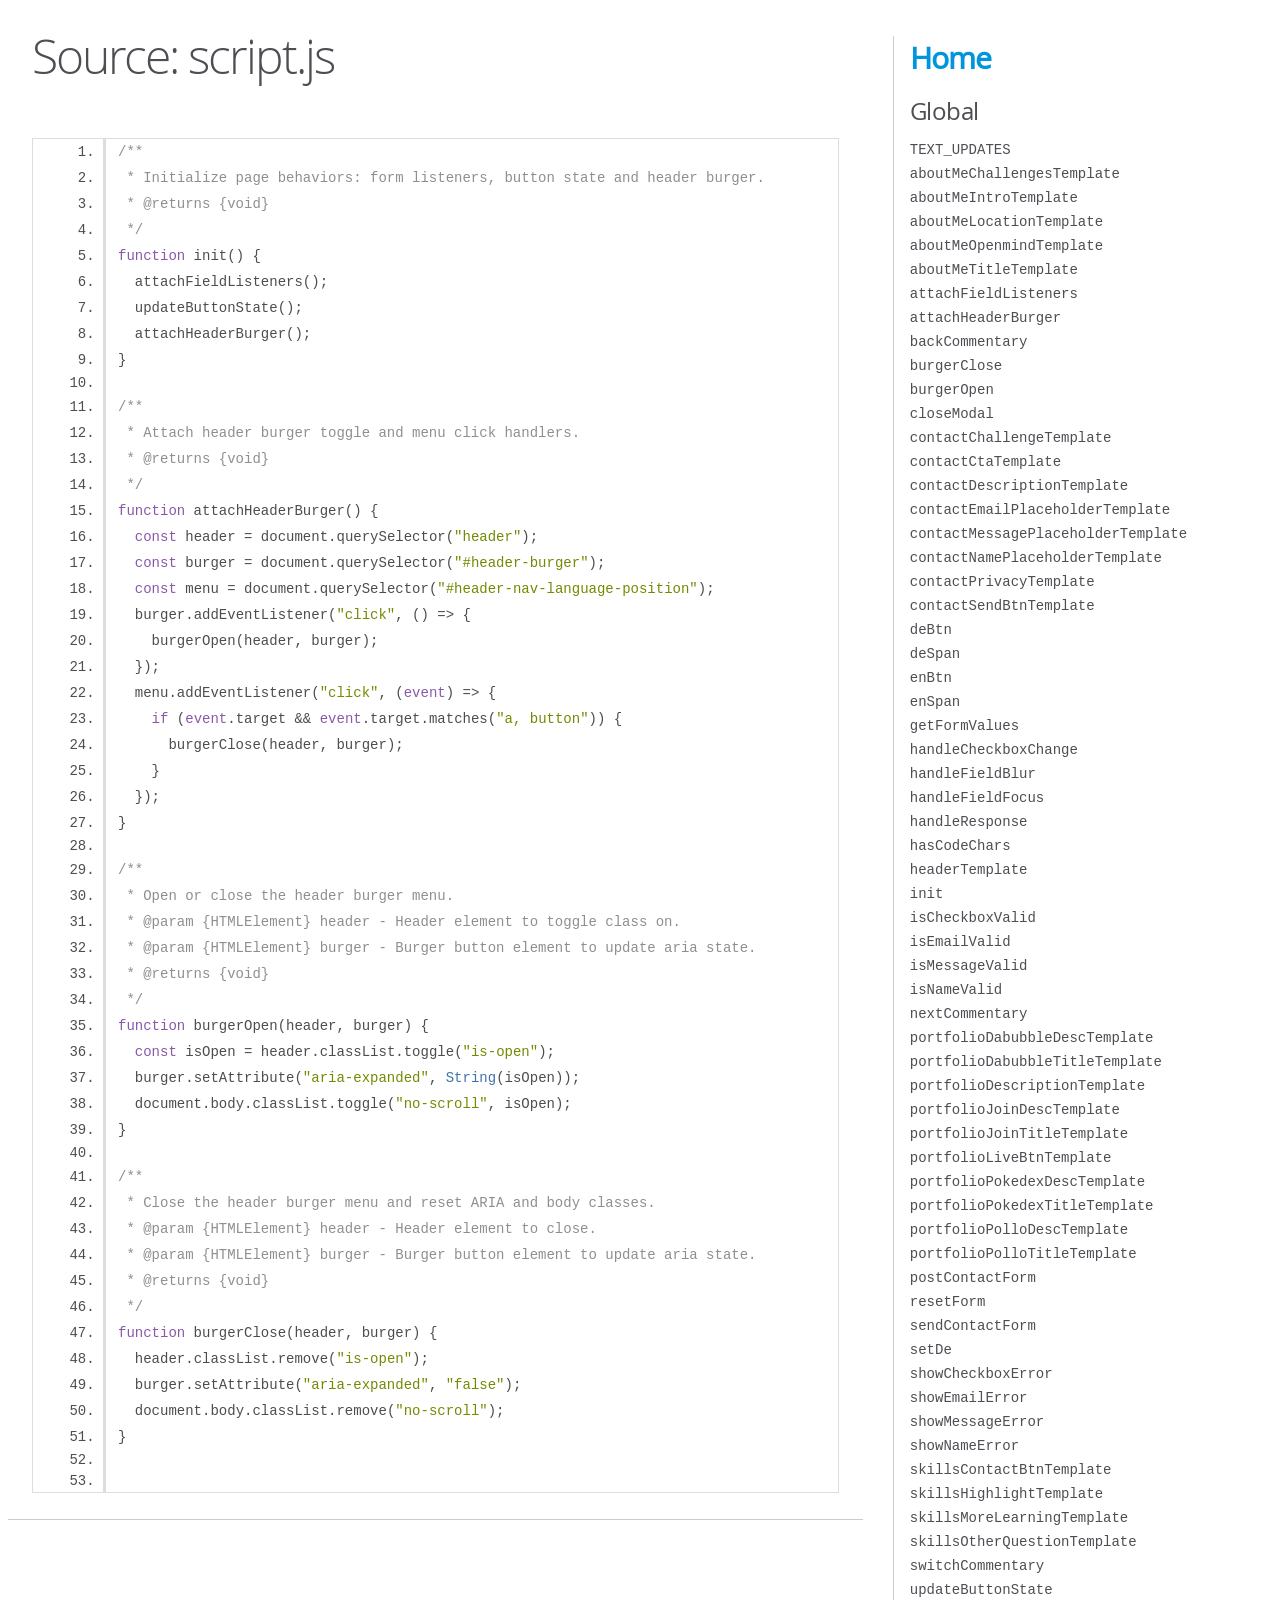
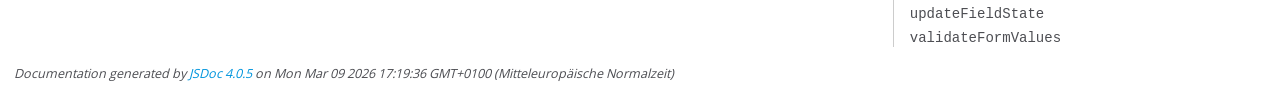
<file: out/script.js.html>
<!DOCTYPE html>
<html lang="en">
<head>
    <meta charset="utf-8">
    <title>JSDoc: Source: script.js</title>

    <script src="scripts/prettify/prettify.js"> </script>
    <script src="scripts/prettify/lang-css.js"> </script>
    <!--[if lt IE 9]>
      <script src="//html5shiv.googlecode.com/svn/trunk/html5.js"></script>
    <![endif]-->
    <link type="text/css" rel="stylesheet" href="styles/prettify-tomorrow.css">
    <link type="text/css" rel="stylesheet" href="styles/jsdoc-default.css">
</head>

<body>

<div id="main">

    <h1 class="page-title">Source: script.js</h1>

    



    
    <section>
        <article>
            <pre class="prettyprint source linenums"><code>/**
 * Initialize page behaviors: form listeners, button state and header burger.
 * @returns {void}
 */
function init() {
  attachFieldListeners();
  updateButtonState();
  attachHeaderBurger();
}

/**
 * Attach header burger toggle and menu click handlers.
 * @returns {void}
 */
function attachHeaderBurger() {
  const header = document.querySelector("header");
  const burger = document.querySelector("#header-burger");
  const menu = document.querySelector("#header-nav-language-position");
  burger.addEventListener("click", () => {
    burgerOpen(header, burger);
  });
  menu.addEventListener("click", (event) => {
    if (event.target &amp;&amp; event.target.matches("a, button")) {
      burgerClose(header, burger);
    }
  });
}

/**
 * Open or close the header burger menu.
 * @param {HTMLElement} header - Header element to toggle class on.
 * @param {HTMLElement} burger - Burger button element to update aria state.
 * @returns {void}
 */
function burgerOpen(header, burger) {
  const isOpen = header.classList.toggle("is-open");
  burger.setAttribute("aria-expanded", String(isOpen));
  document.body.classList.toggle("no-scroll", isOpen);
}

/**
 * Close the header burger menu and reset ARIA and body classes.
 * @param {HTMLElement} header - Header element to close.
 * @param {HTMLElement} burger - Burger button element to update aria state.
 * @returns {void}
 */
function burgerClose(header, burger) {
  header.classList.remove("is-open");
  burger.setAttribute("aria-expanded", "false");
  document.body.classList.remove("no-scroll");
}


</code></pre>
        </article>
    </section>




</div>

<nav>
    <h2><a href="index.html">Home</a></h2><h3>Global</h3><ul><li><a href="global.html#TEXT_UPDATES">TEXT_UPDATES</a></li><li><a href="global.html#aboutMeChallengesTemplate">aboutMeChallengesTemplate</a></li><li><a href="global.html#aboutMeIntroTemplate">aboutMeIntroTemplate</a></li><li><a href="global.html#aboutMeLocationTemplate">aboutMeLocationTemplate</a></li><li><a href="global.html#aboutMeOpenmindTemplate">aboutMeOpenmindTemplate</a></li><li><a href="global.html#aboutMeTitleTemplate">aboutMeTitleTemplate</a></li><li><a href="global.html#attachFieldListeners">attachFieldListeners</a></li><li><a href="global.html#attachHeaderBurger">attachHeaderBurger</a></li><li><a href="global.html#backCommentary">backCommentary</a></li><li><a href="global.html#burgerClose">burgerClose</a></li><li><a href="global.html#burgerOpen">burgerOpen</a></li><li><a href="global.html#closeModal">closeModal</a></li><li><a href="global.html#contactChallengeTemplate">contactChallengeTemplate</a></li><li><a href="global.html#contactCtaTemplate">contactCtaTemplate</a></li><li><a href="global.html#contactDescriptionTemplate">contactDescriptionTemplate</a></li><li><a href="global.html#contactEmailPlaceholderTemplate">contactEmailPlaceholderTemplate</a></li><li><a href="global.html#contactMessagePlaceholderTemplate">contactMessagePlaceholderTemplate</a></li><li><a href="global.html#contactNamePlaceholderTemplate">contactNamePlaceholderTemplate</a></li><li><a href="global.html#contactPrivacyTemplate">contactPrivacyTemplate</a></li><li><a href="global.html#contactSendBtnTemplate">contactSendBtnTemplate</a></li><li><a href="global.html#deBtn">deBtn</a></li><li><a href="global.html#deSpan">deSpan</a></li><li><a href="global.html#enBtn">enBtn</a></li><li><a href="global.html#enSpan">enSpan</a></li><li><a href="global.html#getFormValues">getFormValues</a></li><li><a href="global.html#handleCheckboxChange">handleCheckboxChange</a></li><li><a href="global.html#handleFieldBlur">handleFieldBlur</a></li><li><a href="global.html#handleFieldFocus">handleFieldFocus</a></li><li><a href="global.html#handleResponse">handleResponse</a></li><li><a href="global.html#hasCodeChars">hasCodeChars</a></li><li><a href="global.html#headerTemplate">headerTemplate</a></li><li><a href="global.html#init">init</a></li><li><a href="global.html#isCheckboxValid">isCheckboxValid</a></li><li><a href="global.html#isEmailValid">isEmailValid</a></li><li><a href="global.html#isMessageValid">isMessageValid</a></li><li><a href="global.html#isNameValid">isNameValid</a></li><li><a href="global.html#nextCommentary">nextCommentary</a></li><li><a href="global.html#portfolioDabubbleDescTemplate">portfolioDabubbleDescTemplate</a></li><li><a href="global.html#portfolioDabubbleTitleTemplate">portfolioDabubbleTitleTemplate</a></li><li><a href="global.html#portfolioDescriptionTemplate">portfolioDescriptionTemplate</a></li><li><a href="global.html#portfolioJoinDescTemplate">portfolioJoinDescTemplate</a></li><li><a href="global.html#portfolioJoinTitleTemplate">portfolioJoinTitleTemplate</a></li><li><a href="global.html#portfolioLiveBtnTemplate">portfolioLiveBtnTemplate</a></li><li><a href="global.html#portfolioPokedexDescTemplate">portfolioPokedexDescTemplate</a></li><li><a href="global.html#portfolioPokedexTitleTemplate">portfolioPokedexTitleTemplate</a></li><li><a href="global.html#portfolioPolloDescTemplate">portfolioPolloDescTemplate</a></li><li><a href="global.html#portfolioPolloTitleTemplate">portfolioPolloTitleTemplate</a></li><li><a href="global.html#postContactForm">postContactForm</a></li><li><a href="global.html#resetForm">resetForm</a></li><li><a href="global.html#sendContactForm">sendContactForm</a></li><li><a href="global.html#setDe">setDe</a></li><li><a href="global.html#showCheckboxError">showCheckboxError</a></li><li><a href="global.html#showEmailError">showEmailError</a></li><li><a href="global.html#showMessageError">showMessageError</a></li><li><a href="global.html#showNameError">showNameError</a></li><li><a href="global.html#skillsContactBtnTemplate">skillsContactBtnTemplate</a></li><li><a href="global.html#skillsHighlightTemplate">skillsHighlightTemplate</a></li><li><a href="global.html#skillsMoreLearningTemplate">skillsMoreLearningTemplate</a></li><li><a href="global.html#skillsOtherQuestionTemplate">skillsOtherQuestionTemplate</a></li><li><a href="global.html#switchCommentary">switchCommentary</a></li><li><a href="global.html#updateButtonState">updateButtonState</a></li><li><a href="global.html#updateFieldState">updateFieldState</a></li><li><a href="global.html#validateFormValues">validateFormValues</a></li></ul>
</nav>

<br class="clear">

<footer>
    Documentation generated by <a href="https://github.com/jsdoc/jsdoc">JSDoc 4.0.5</a> on Mon Mar 09 2026 17:19:36 GMT+0100 (Mitteleuropäische Normalzeit)
</footer>

<script> prettyPrint(); </script>
<script src="scripts/linenumber.js"> </script>
</body>
</html>
</file>
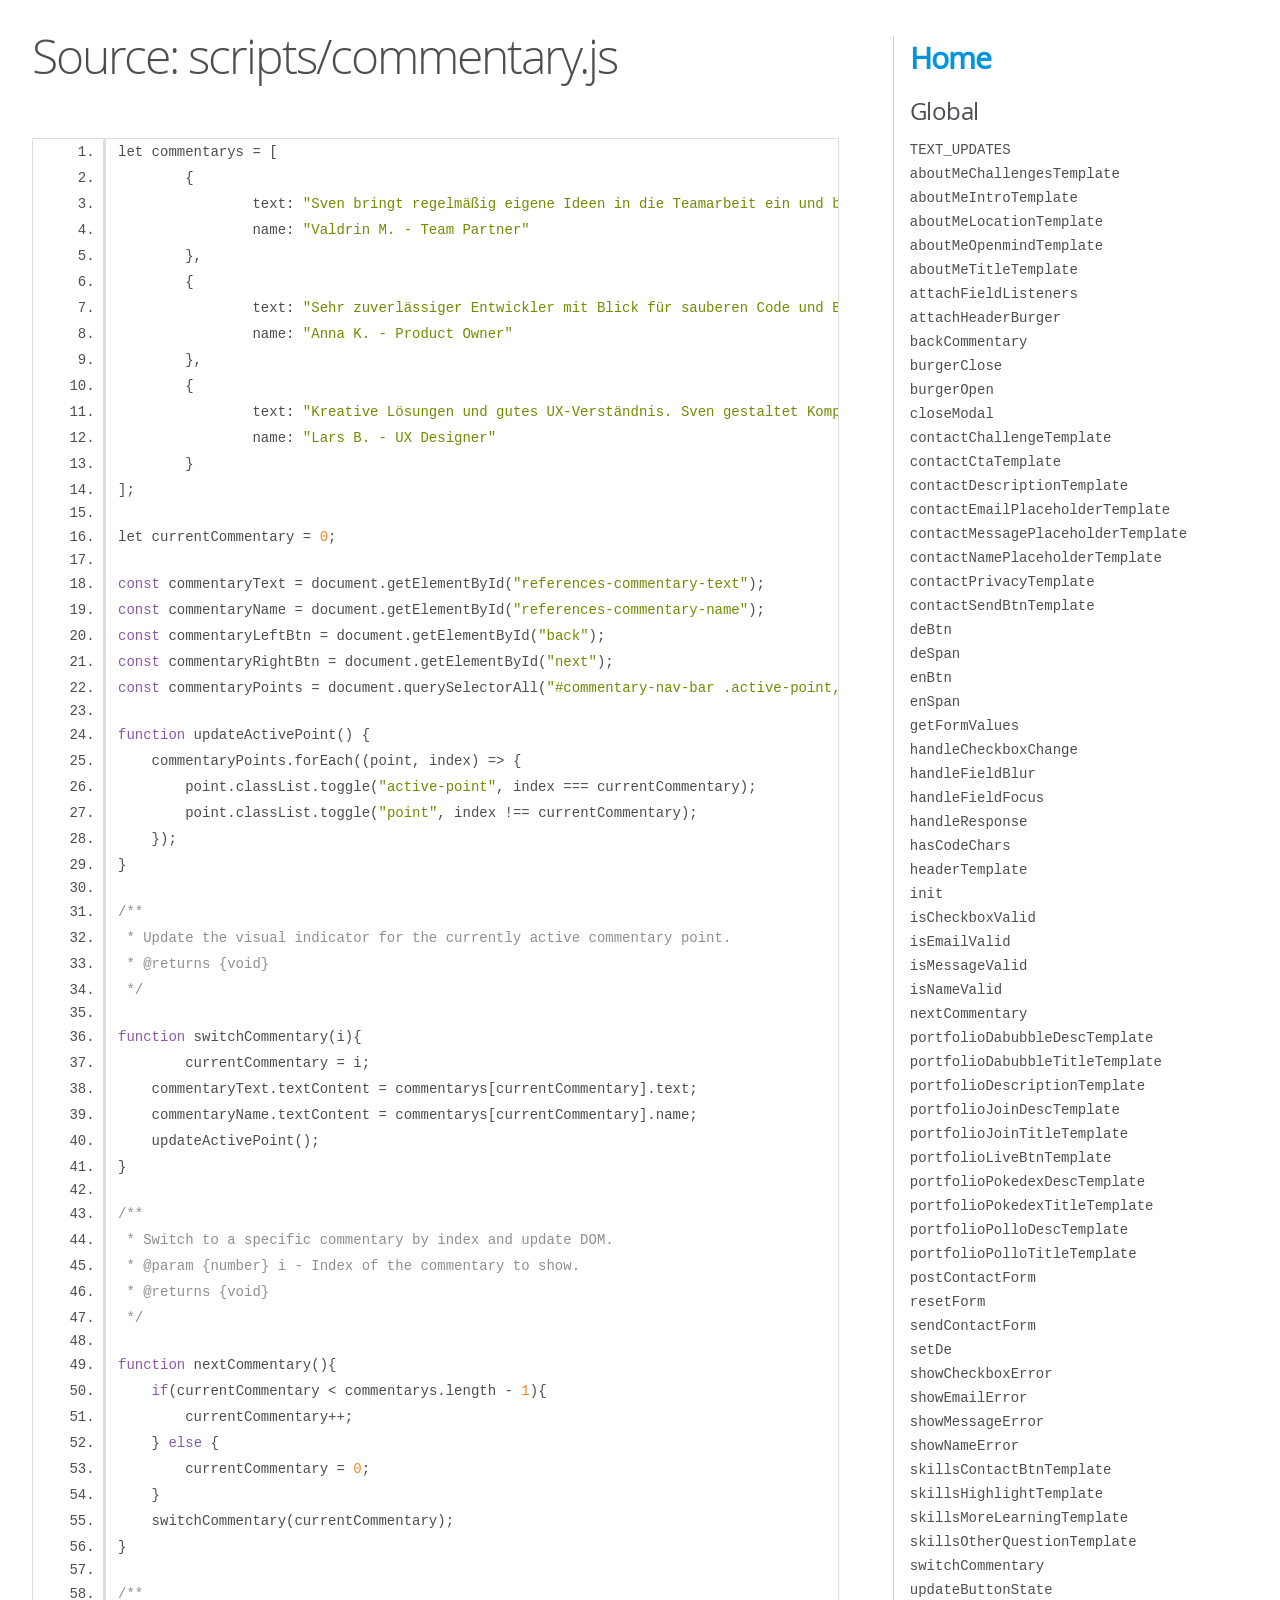
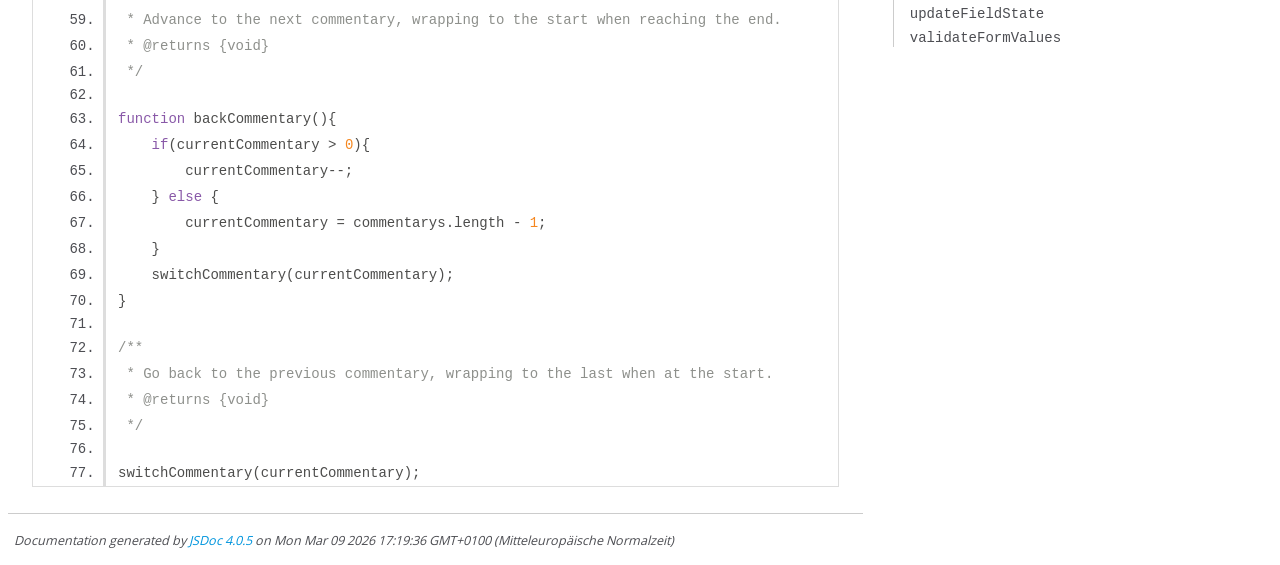
<file: out/scripts_commentary.js.html>
<!DOCTYPE html>
<html lang="en">
<head>
    <meta charset="utf-8">
    <title>JSDoc: Source: scripts/commentary.js</title>

    <script src="scripts/prettify/prettify.js"> </script>
    <script src="scripts/prettify/lang-css.js"> </script>
    <!--[if lt IE 9]>
      <script src="//html5shiv.googlecode.com/svn/trunk/html5.js"></script>
    <![endif]-->
    <link type="text/css" rel="stylesheet" href="styles/prettify-tomorrow.css">
    <link type="text/css" rel="stylesheet" href="styles/jsdoc-default.css">
</head>

<body>

<div id="main">

    <h1 class="page-title">Source: scripts/commentary.js</h1>

    



    
    <section>
        <article>
            <pre class="prettyprint source linenums"><code>let commentarys = [
	{
		text: "Sven bringt regelmäßig eigene Ideen in die Teamarbeit ein und bereichert damit unsere gemeinsame Arbeit. Dabei überzeugt er nicht nur durch kreative Vorschläge, sondern auch durch die Fähigkeit, diese eigenständig und zielorientiert umzusetzen.",
		name: "Valdrin M. - Team Partner"
	},
	{
		text: "Sehr zuverlässiger Entwickler mit Blick für sauberen Code und Benutzerfreundlichkeit. Sven liefert pünktlich und kommuniziert klar über Fortschritte und Entscheidungen.",
		name: "Anna K. - Product Owner"
	},
	{
		text: "Kreative Lösungen und gutes UX-Verständnis. Sven gestaltet Komponenten, die sowohl wartbar als auch zugänglich sind.",
		name: "Lars B. - UX Designer"
	}
];

let currentCommentary = 0;

const commentaryText = document.getElementById("references-commentary-text");
const commentaryName = document.getElementById("references-commentary-name");
const commentaryLeftBtn = document.getElementById("back");
const commentaryRightBtn = document.getElementById("next");
const commentaryPoints = document.querySelectorAll("#commentary-nav-bar .active-point, #commentary-nav-bar .point");

function updateActivePoint() {
    commentaryPoints.forEach((point, index) => {
        point.classList.toggle("active-point", index === currentCommentary);
        point.classList.toggle("point", index !== currentCommentary);
    });
}

/**
 * Update the visual indicator for the currently active commentary point.
 * @returns {void}
 */

function switchCommentary(i){
	currentCommentary = i;
    commentaryText.textContent = commentarys[currentCommentary].text;
    commentaryName.textContent = commentarys[currentCommentary].name;
    updateActivePoint();
}

/**
 * Switch to a specific commentary by index and update DOM.
 * @param {number} i - Index of the commentary to show.
 * @returns {void}
 */

function nextCommentary(){
    if(currentCommentary &lt; commentarys.length - 1){
        currentCommentary++;
    } else {
        currentCommentary = 0;
    }
    switchCommentary(currentCommentary);
}

/**
 * Advance to the next commentary, wrapping to the start when reaching the end.
 * @returns {void}
 */

function backCommentary(){
    if(currentCommentary > 0){
        currentCommentary--;
    } else {
        currentCommentary = commentarys.length - 1;
    }
    switchCommentary(currentCommentary);
}

/**
 * Go back to the previous commentary, wrapping to the last when at the start.
 * @returns {void}
 */

switchCommentary(currentCommentary);</code></pre>
        </article>
    </section>




</div>

<nav>
    <h2><a href="index.html">Home</a></h2><h3>Global</h3><ul><li><a href="global.html#TEXT_UPDATES">TEXT_UPDATES</a></li><li><a href="global.html#aboutMeChallengesTemplate">aboutMeChallengesTemplate</a></li><li><a href="global.html#aboutMeIntroTemplate">aboutMeIntroTemplate</a></li><li><a href="global.html#aboutMeLocationTemplate">aboutMeLocationTemplate</a></li><li><a href="global.html#aboutMeOpenmindTemplate">aboutMeOpenmindTemplate</a></li><li><a href="global.html#aboutMeTitleTemplate">aboutMeTitleTemplate</a></li><li><a href="global.html#attachFieldListeners">attachFieldListeners</a></li><li><a href="global.html#attachHeaderBurger">attachHeaderBurger</a></li><li><a href="global.html#backCommentary">backCommentary</a></li><li><a href="global.html#burgerClose">burgerClose</a></li><li><a href="global.html#burgerOpen">burgerOpen</a></li><li><a href="global.html#closeModal">closeModal</a></li><li><a href="global.html#contactChallengeTemplate">contactChallengeTemplate</a></li><li><a href="global.html#contactCtaTemplate">contactCtaTemplate</a></li><li><a href="global.html#contactDescriptionTemplate">contactDescriptionTemplate</a></li><li><a href="global.html#contactEmailPlaceholderTemplate">contactEmailPlaceholderTemplate</a></li><li><a href="global.html#contactMessagePlaceholderTemplate">contactMessagePlaceholderTemplate</a></li><li><a href="global.html#contactNamePlaceholderTemplate">contactNamePlaceholderTemplate</a></li><li><a href="global.html#contactPrivacyTemplate">contactPrivacyTemplate</a></li><li><a href="global.html#contactSendBtnTemplate">contactSendBtnTemplate</a></li><li><a href="global.html#deBtn">deBtn</a></li><li><a href="global.html#deSpan">deSpan</a></li><li><a href="global.html#enBtn">enBtn</a></li><li><a href="global.html#enSpan">enSpan</a></li><li><a href="global.html#getFormValues">getFormValues</a></li><li><a href="global.html#handleCheckboxChange">handleCheckboxChange</a></li><li><a href="global.html#handleFieldBlur">handleFieldBlur</a></li><li><a href="global.html#handleFieldFocus">handleFieldFocus</a></li><li><a href="global.html#handleResponse">handleResponse</a></li><li><a href="global.html#hasCodeChars">hasCodeChars</a></li><li><a href="global.html#headerTemplate">headerTemplate</a></li><li><a href="global.html#init">init</a></li><li><a href="global.html#isCheckboxValid">isCheckboxValid</a></li><li><a href="global.html#isEmailValid">isEmailValid</a></li><li><a href="global.html#isMessageValid">isMessageValid</a></li><li><a href="global.html#isNameValid">isNameValid</a></li><li><a href="global.html#nextCommentary">nextCommentary</a></li><li><a href="global.html#portfolioDabubbleDescTemplate">portfolioDabubbleDescTemplate</a></li><li><a href="global.html#portfolioDabubbleTitleTemplate">portfolioDabubbleTitleTemplate</a></li><li><a href="global.html#portfolioDescriptionTemplate">portfolioDescriptionTemplate</a></li><li><a href="global.html#portfolioJoinDescTemplate">portfolioJoinDescTemplate</a></li><li><a href="global.html#portfolioJoinTitleTemplate">portfolioJoinTitleTemplate</a></li><li><a href="global.html#portfolioLiveBtnTemplate">portfolioLiveBtnTemplate</a></li><li><a href="global.html#portfolioPokedexDescTemplate">portfolioPokedexDescTemplate</a></li><li><a href="global.html#portfolioPokedexTitleTemplate">portfolioPokedexTitleTemplate</a></li><li><a href="global.html#portfolioPolloDescTemplate">portfolioPolloDescTemplate</a></li><li><a href="global.html#portfolioPolloTitleTemplate">portfolioPolloTitleTemplate</a></li><li><a href="global.html#postContactForm">postContactForm</a></li><li><a href="global.html#resetForm">resetForm</a></li><li><a href="global.html#sendContactForm">sendContactForm</a></li><li><a href="global.html#setDe">setDe</a></li><li><a href="global.html#showCheckboxError">showCheckboxError</a></li><li><a href="global.html#showEmailError">showEmailError</a></li><li><a href="global.html#showMessageError">showMessageError</a></li><li><a href="global.html#showNameError">showNameError</a></li><li><a href="global.html#skillsContactBtnTemplate">skillsContactBtnTemplate</a></li><li><a href="global.html#skillsHighlightTemplate">skillsHighlightTemplate</a></li><li><a href="global.html#skillsMoreLearningTemplate">skillsMoreLearningTemplate</a></li><li><a href="global.html#skillsOtherQuestionTemplate">skillsOtherQuestionTemplate</a></li><li><a href="global.html#switchCommentary">switchCommentary</a></li><li><a href="global.html#updateButtonState">updateButtonState</a></li><li><a href="global.html#updateFieldState">updateFieldState</a></li><li><a href="global.html#validateFormValues">validateFormValues</a></li></ul>
</nav>

<br class="clear">

<footer>
    Documentation generated by <a href="https://github.com/jsdoc/jsdoc">JSDoc 4.0.5</a> on Mon Mar 09 2026 17:19:36 GMT+0100 (Mitteleuropäische Normalzeit)
</footer>

<script> prettyPrint(); </script>
<script src="scripts/linenumber.js"> </script>
</body>
</html>
</file>
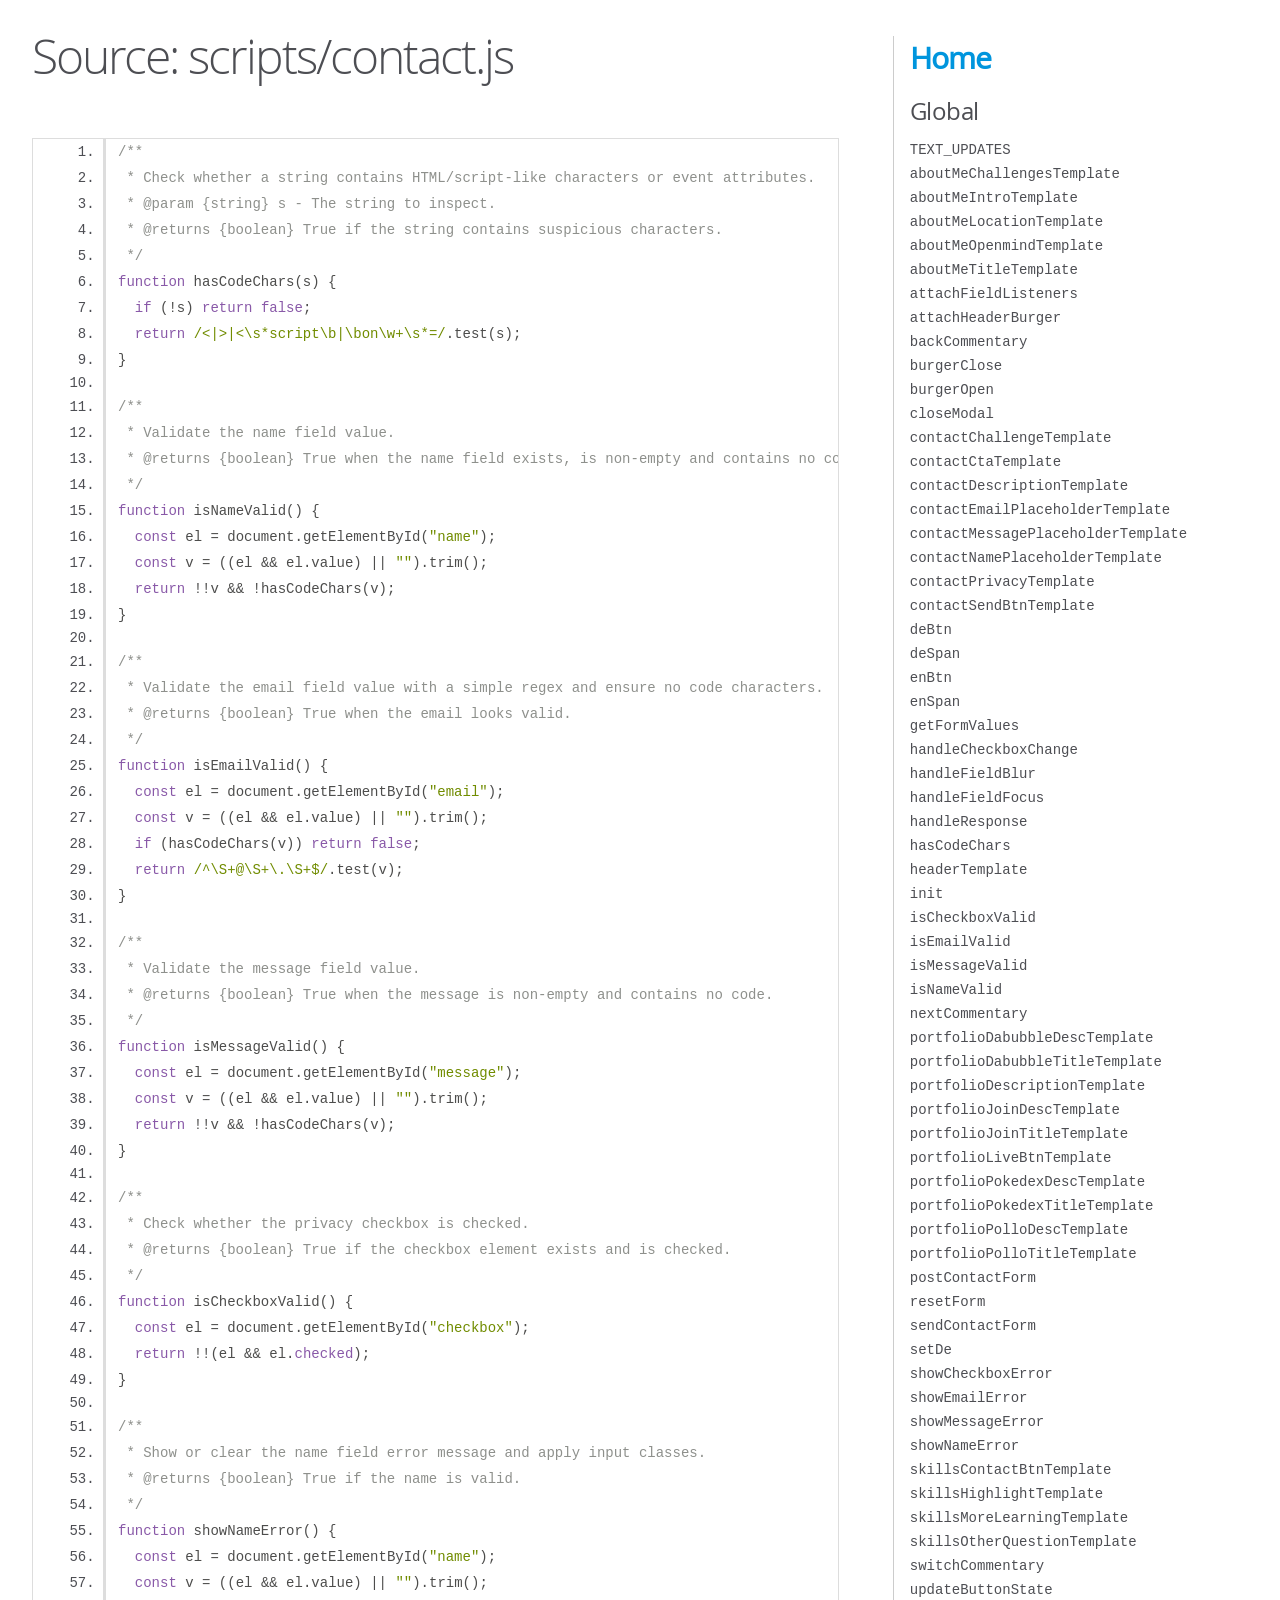
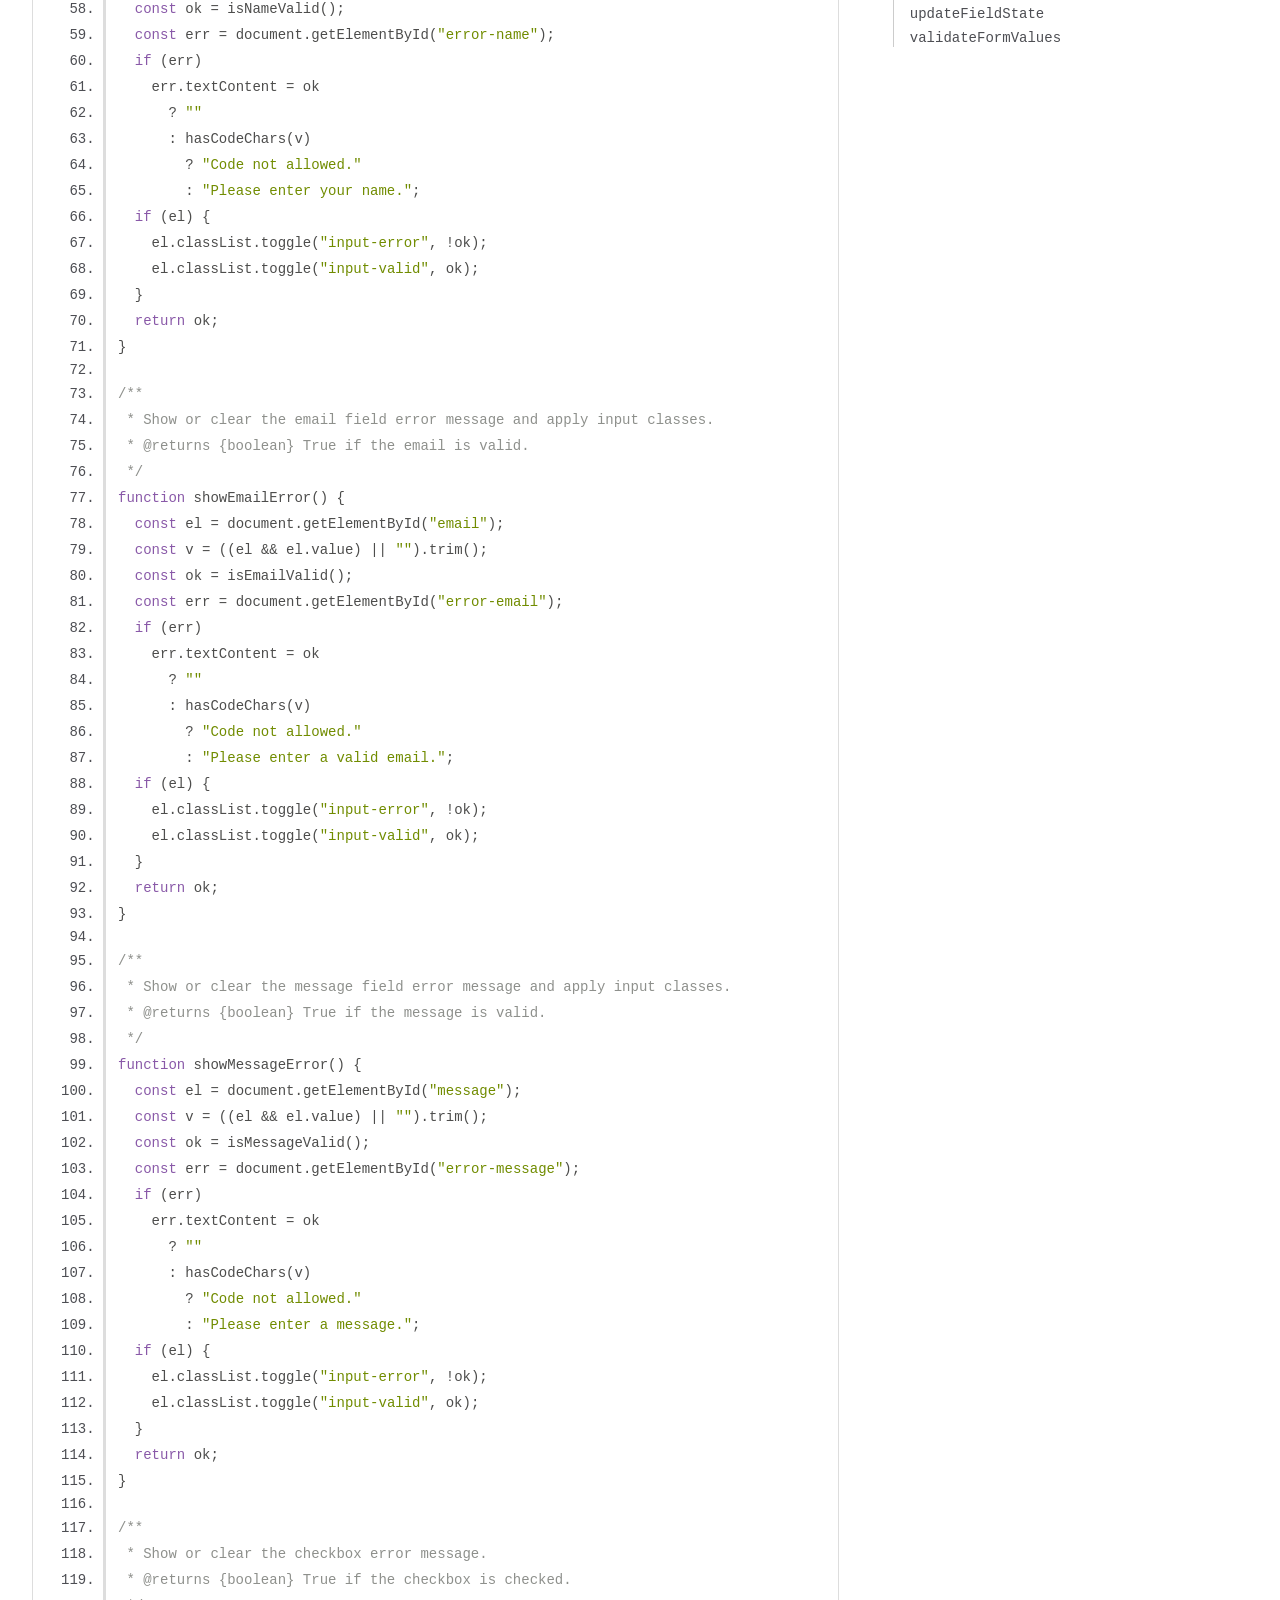
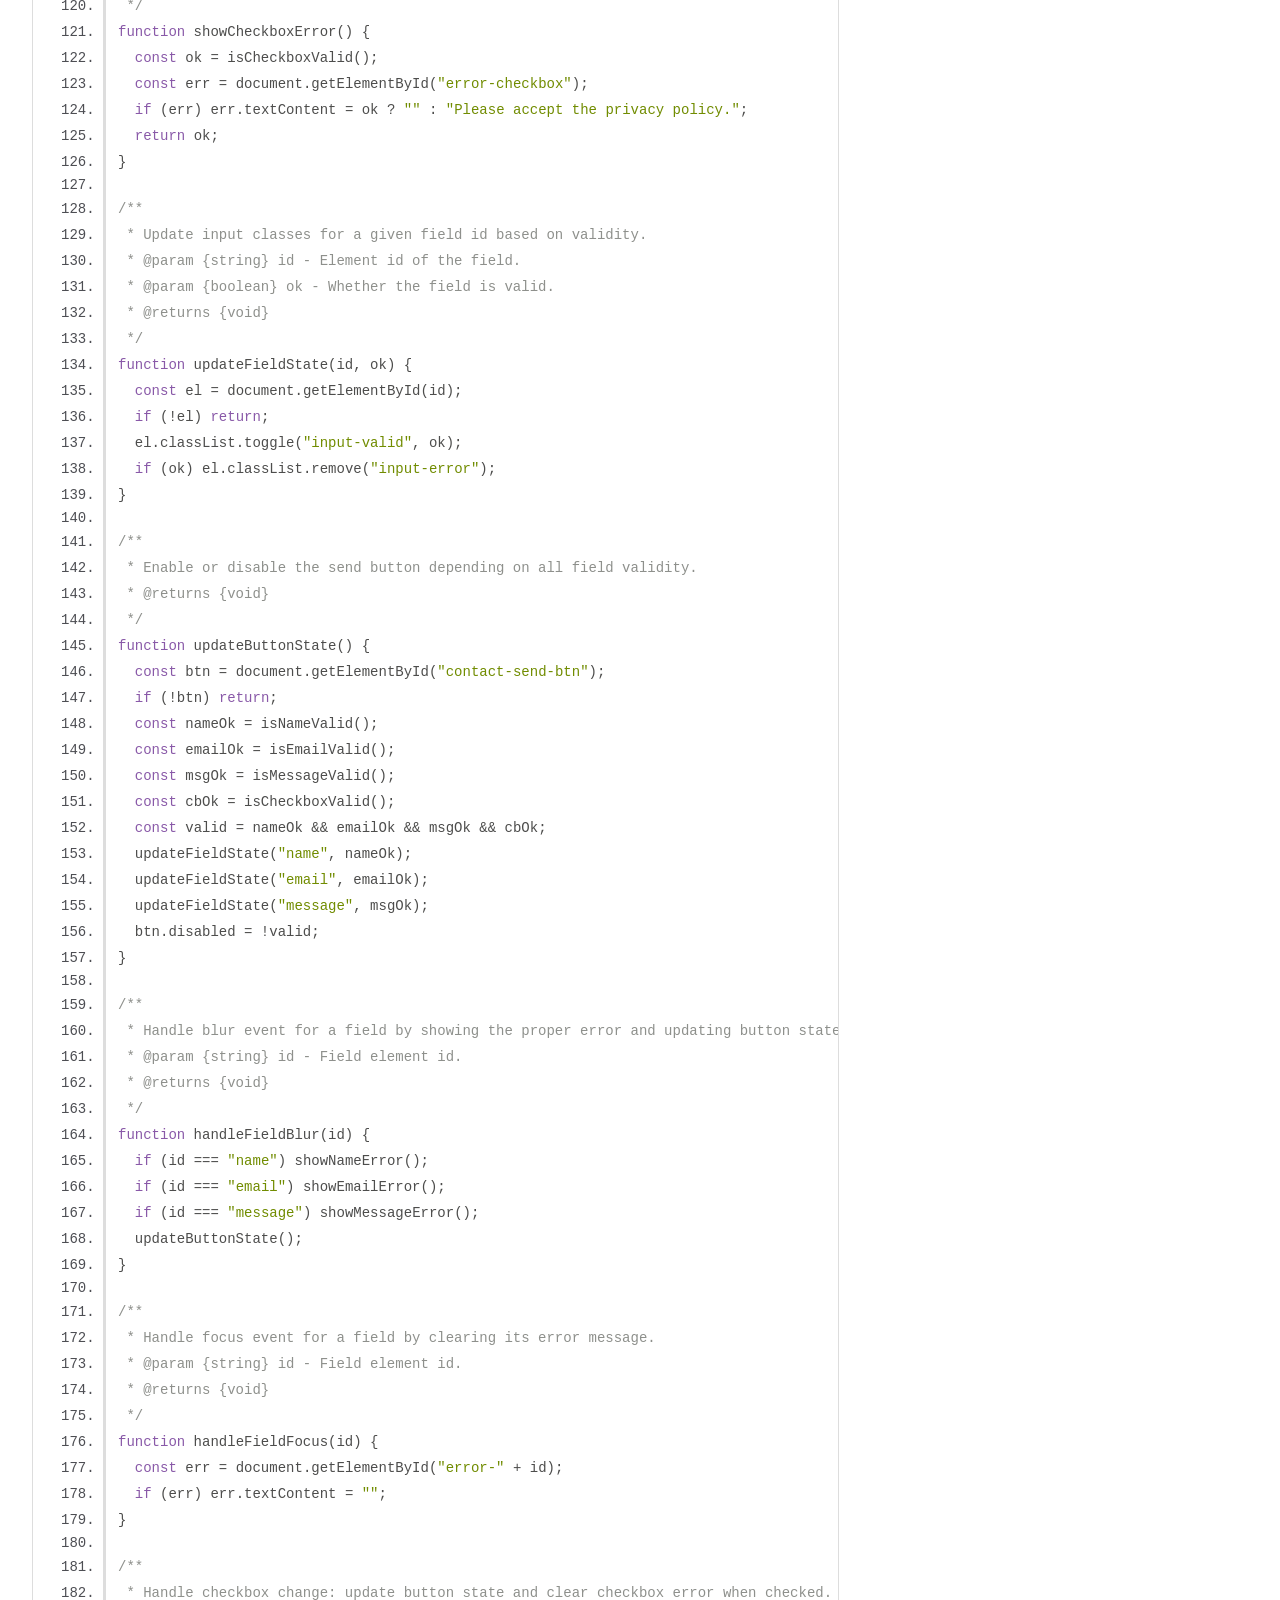
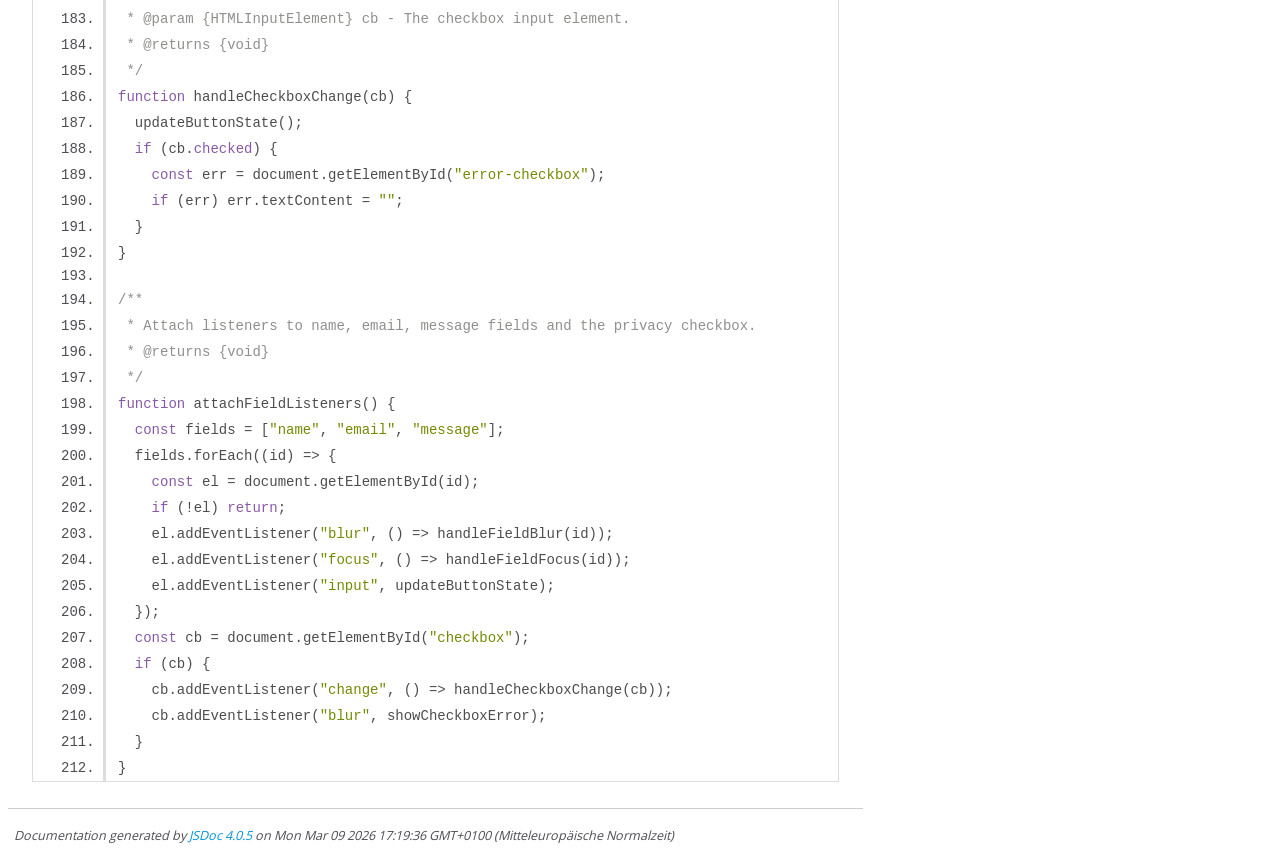
<file: out/scripts_contact.js.html>
<!DOCTYPE html>
<html lang="en">
<head>
    <meta charset="utf-8">
    <title>JSDoc: Source: scripts/contact.js</title>

    <script src="scripts/prettify/prettify.js"> </script>
    <script src="scripts/prettify/lang-css.js"> </script>
    <!--[if lt IE 9]>
      <script src="//html5shiv.googlecode.com/svn/trunk/html5.js"></script>
    <![endif]-->
    <link type="text/css" rel="stylesheet" href="styles/prettify-tomorrow.css">
    <link type="text/css" rel="stylesheet" href="styles/jsdoc-default.css">
</head>

<body>

<div id="main">

    <h1 class="page-title">Source: scripts/contact.js</h1>

    



    
    <section>
        <article>
            <pre class="prettyprint source linenums"><code>/**
 * Check whether a string contains HTML/script-like characters or event attributes.
 * @param {string} s - The string to inspect.
 * @returns {boolean} True if the string contains suspicious characters.
 */
function hasCodeChars(s) {
  if (!s) return false;
  return /&lt;|>|&lt;\s*script\b|\bon\w+\s*=/.test(s);
}

/**
 * Validate the name field value.
 * @returns {boolean} True when the name field exists, is non-empty and contains no code.
 */
function isNameValid() {
  const el = document.getElementById("name");
  const v = ((el &amp;&amp; el.value) || "").trim();
  return !!v &amp;&amp; !hasCodeChars(v);
}

/**
 * Validate the email field value with a simple regex and ensure no code characters.
 * @returns {boolean} True when the email looks valid.
 */
function isEmailValid() {
  const el = document.getElementById("email");
  const v = ((el &amp;&amp; el.value) || "").trim();
  if (hasCodeChars(v)) return false;
  return /^\S+@\S+\.\S+$/.test(v);
}

/**
 * Validate the message field value.
 * @returns {boolean} True when the message is non-empty and contains no code.
 */
function isMessageValid() {
  const el = document.getElementById("message");
  const v = ((el &amp;&amp; el.value) || "").trim();
  return !!v &amp;&amp; !hasCodeChars(v);
}

/**
 * Check whether the privacy checkbox is checked.
 * @returns {boolean} True if the checkbox element exists and is checked.
 */
function isCheckboxValid() {
  const el = document.getElementById("checkbox");
  return !!(el &amp;&amp; el.checked);
}

/**
 * Show or clear the name field error message and apply input classes.
 * @returns {boolean} True if the name is valid.
 */
function showNameError() {
  const el = document.getElementById("name");
  const v = ((el &amp;&amp; el.value) || "").trim();
  const ok = isNameValid();
  const err = document.getElementById("error-name");
  if (err)
    err.textContent = ok
      ? ""
      : hasCodeChars(v)
        ? "Code not allowed."
        : "Please enter your name.";
  if (el) {
    el.classList.toggle("input-error", !ok);
    el.classList.toggle("input-valid", ok);
  }
  return ok;
}

/**
 * Show or clear the email field error message and apply input classes.
 * @returns {boolean} True if the email is valid.
 */
function showEmailError() {
  const el = document.getElementById("email");
  const v = ((el &amp;&amp; el.value) || "").trim();
  const ok = isEmailValid();
  const err = document.getElementById("error-email");
  if (err)
    err.textContent = ok
      ? ""
      : hasCodeChars(v)
        ? "Code not allowed."
        : "Please enter a valid email.";
  if (el) {
    el.classList.toggle("input-error", !ok);
    el.classList.toggle("input-valid", ok);
  }
  return ok;
}

/**
 * Show or clear the message field error message and apply input classes.
 * @returns {boolean} True if the message is valid.
 */
function showMessageError() {
  const el = document.getElementById("message");
  const v = ((el &amp;&amp; el.value) || "").trim();
  const ok = isMessageValid();
  const err = document.getElementById("error-message");
  if (err)
    err.textContent = ok
      ? ""
      : hasCodeChars(v)
        ? "Code not allowed."
        : "Please enter a message.";
  if (el) {
    el.classList.toggle("input-error", !ok);
    el.classList.toggle("input-valid", ok);
  }
  return ok;
}

/**
 * Show or clear the checkbox error message.
 * @returns {boolean} True if the checkbox is checked.
 */
function showCheckboxError() {
  const ok = isCheckboxValid();
  const err = document.getElementById("error-checkbox");
  if (err) err.textContent = ok ? "" : "Please accept the privacy policy.";
  return ok;
}

/**
 * Update input classes for a given field id based on validity.
 * @param {string} id - Element id of the field.
 * @param {boolean} ok - Whether the field is valid.
 * @returns {void}
 */
function updateFieldState(id, ok) {
  const el = document.getElementById(id);
  if (!el) return;
  el.classList.toggle("input-valid", ok);
  if (ok) el.classList.remove("input-error");
}

/**
 * Enable or disable the send button depending on all field validity.
 * @returns {void}
 */
function updateButtonState() {
  const btn = document.getElementById("contact-send-btn");
  if (!btn) return;
  const nameOk = isNameValid();
  const emailOk = isEmailValid();
  const msgOk = isMessageValid();
  const cbOk = isCheckboxValid();
  const valid = nameOk &amp;&amp; emailOk &amp;&amp; msgOk &amp;&amp; cbOk;
  updateFieldState("name", nameOk);
  updateFieldState("email", emailOk);
  updateFieldState("message", msgOk);
  btn.disabled = !valid;
}

/**
 * Handle blur event for a field by showing the proper error and updating button state.
 * @param {string} id - Field element id.
 * @returns {void}
 */
function handleFieldBlur(id) {
  if (id === "name") showNameError();
  if (id === "email") showEmailError();
  if (id === "message") showMessageError();
  updateButtonState();
}

/**
 * Handle focus event for a field by clearing its error message.
 * @param {string} id - Field element id.
 * @returns {void}
 */
function handleFieldFocus(id) {
  const err = document.getElementById("error-" + id);
  if (err) err.textContent = "";
}

/**
 * Handle checkbox change: update button state and clear checkbox error when checked.
 * @param {HTMLInputElement} cb - The checkbox input element.
 * @returns {void}
 */
function handleCheckboxChange(cb) {
  updateButtonState();
  if (cb.checked) {
    const err = document.getElementById("error-checkbox");
    if (err) err.textContent = "";
  }
}

/**
 * Attach listeners to name, email, message fields and the privacy checkbox.
 * @returns {void}
 */
function attachFieldListeners() {
  const fields = ["name", "email", "message"];
  fields.forEach((id) => {
    const el = document.getElementById(id);
    if (!el) return;
    el.addEventListener("blur", () => handleFieldBlur(id));
    el.addEventListener("focus", () => handleFieldFocus(id));
    el.addEventListener("input", updateButtonState);
  });
  const cb = document.getElementById("checkbox");
  if (cb) {
    cb.addEventListener("change", () => handleCheckboxChange(cb));
    cb.addEventListener("blur", showCheckboxError);
  }
}
</code></pre>
        </article>
    </section>




</div>

<nav>
    <h2><a href="index.html">Home</a></h2><h3>Global</h3><ul><li><a href="global.html#TEXT_UPDATES">TEXT_UPDATES</a></li><li><a href="global.html#aboutMeChallengesTemplate">aboutMeChallengesTemplate</a></li><li><a href="global.html#aboutMeIntroTemplate">aboutMeIntroTemplate</a></li><li><a href="global.html#aboutMeLocationTemplate">aboutMeLocationTemplate</a></li><li><a href="global.html#aboutMeOpenmindTemplate">aboutMeOpenmindTemplate</a></li><li><a href="global.html#aboutMeTitleTemplate">aboutMeTitleTemplate</a></li><li><a href="global.html#attachFieldListeners">attachFieldListeners</a></li><li><a href="global.html#attachHeaderBurger">attachHeaderBurger</a></li><li><a href="global.html#backCommentary">backCommentary</a></li><li><a href="global.html#burgerClose">burgerClose</a></li><li><a href="global.html#burgerOpen">burgerOpen</a></li><li><a href="global.html#closeModal">closeModal</a></li><li><a href="global.html#contactChallengeTemplate">contactChallengeTemplate</a></li><li><a href="global.html#contactCtaTemplate">contactCtaTemplate</a></li><li><a href="global.html#contactDescriptionTemplate">contactDescriptionTemplate</a></li><li><a href="global.html#contactEmailPlaceholderTemplate">contactEmailPlaceholderTemplate</a></li><li><a href="global.html#contactMessagePlaceholderTemplate">contactMessagePlaceholderTemplate</a></li><li><a href="global.html#contactNamePlaceholderTemplate">contactNamePlaceholderTemplate</a></li><li><a href="global.html#contactPrivacyTemplate">contactPrivacyTemplate</a></li><li><a href="global.html#contactSendBtnTemplate">contactSendBtnTemplate</a></li><li><a href="global.html#deBtn">deBtn</a></li><li><a href="global.html#deSpan">deSpan</a></li><li><a href="global.html#enBtn">enBtn</a></li><li><a href="global.html#enSpan">enSpan</a></li><li><a href="global.html#getFormValues">getFormValues</a></li><li><a href="global.html#handleCheckboxChange">handleCheckboxChange</a></li><li><a href="global.html#handleFieldBlur">handleFieldBlur</a></li><li><a href="global.html#handleFieldFocus">handleFieldFocus</a></li><li><a href="global.html#handleResponse">handleResponse</a></li><li><a href="global.html#hasCodeChars">hasCodeChars</a></li><li><a href="global.html#headerTemplate">headerTemplate</a></li><li><a href="global.html#init">init</a></li><li><a href="global.html#isCheckboxValid">isCheckboxValid</a></li><li><a href="global.html#isEmailValid">isEmailValid</a></li><li><a href="global.html#isMessageValid">isMessageValid</a></li><li><a href="global.html#isNameValid">isNameValid</a></li><li><a href="global.html#nextCommentary">nextCommentary</a></li><li><a href="global.html#portfolioDabubbleDescTemplate">portfolioDabubbleDescTemplate</a></li><li><a href="global.html#portfolioDabubbleTitleTemplate">portfolioDabubbleTitleTemplate</a></li><li><a href="global.html#portfolioDescriptionTemplate">portfolioDescriptionTemplate</a></li><li><a href="global.html#portfolioJoinDescTemplate">portfolioJoinDescTemplate</a></li><li><a href="global.html#portfolioJoinTitleTemplate">portfolioJoinTitleTemplate</a></li><li><a href="global.html#portfolioLiveBtnTemplate">portfolioLiveBtnTemplate</a></li><li><a href="global.html#portfolioPokedexDescTemplate">portfolioPokedexDescTemplate</a></li><li><a href="global.html#portfolioPokedexTitleTemplate">portfolioPokedexTitleTemplate</a></li><li><a href="global.html#portfolioPolloDescTemplate">portfolioPolloDescTemplate</a></li><li><a href="global.html#portfolioPolloTitleTemplate">portfolioPolloTitleTemplate</a></li><li><a href="global.html#postContactForm">postContactForm</a></li><li><a href="global.html#resetForm">resetForm</a></li><li><a href="global.html#sendContactForm">sendContactForm</a></li><li><a href="global.html#setDe">setDe</a></li><li><a href="global.html#showCheckboxError">showCheckboxError</a></li><li><a href="global.html#showEmailError">showEmailError</a></li><li><a href="global.html#showMessageError">showMessageError</a></li><li><a href="global.html#showNameError">showNameError</a></li><li><a href="global.html#skillsContactBtnTemplate">skillsContactBtnTemplate</a></li><li><a href="global.html#skillsHighlightTemplate">skillsHighlightTemplate</a></li><li><a href="global.html#skillsMoreLearningTemplate">skillsMoreLearningTemplate</a></li><li><a href="global.html#skillsOtherQuestionTemplate">skillsOtherQuestionTemplate</a></li><li><a href="global.html#switchCommentary">switchCommentary</a></li><li><a href="global.html#updateButtonState">updateButtonState</a></li><li><a href="global.html#updateFieldState">updateFieldState</a></li><li><a href="global.html#validateFormValues">validateFormValues</a></li></ul>
</nav>

<br class="clear">

<footer>
    Documentation generated by <a href="https://github.com/jsdoc/jsdoc">JSDoc 4.0.5</a> on Mon Mar 09 2026 17:19:36 GMT+0100 (Mitteleuropäische Normalzeit)
</footer>

<script> prettyPrint(); </script>
<script src="scripts/linenumber.js"> </script>
</body>
</html>
</file>
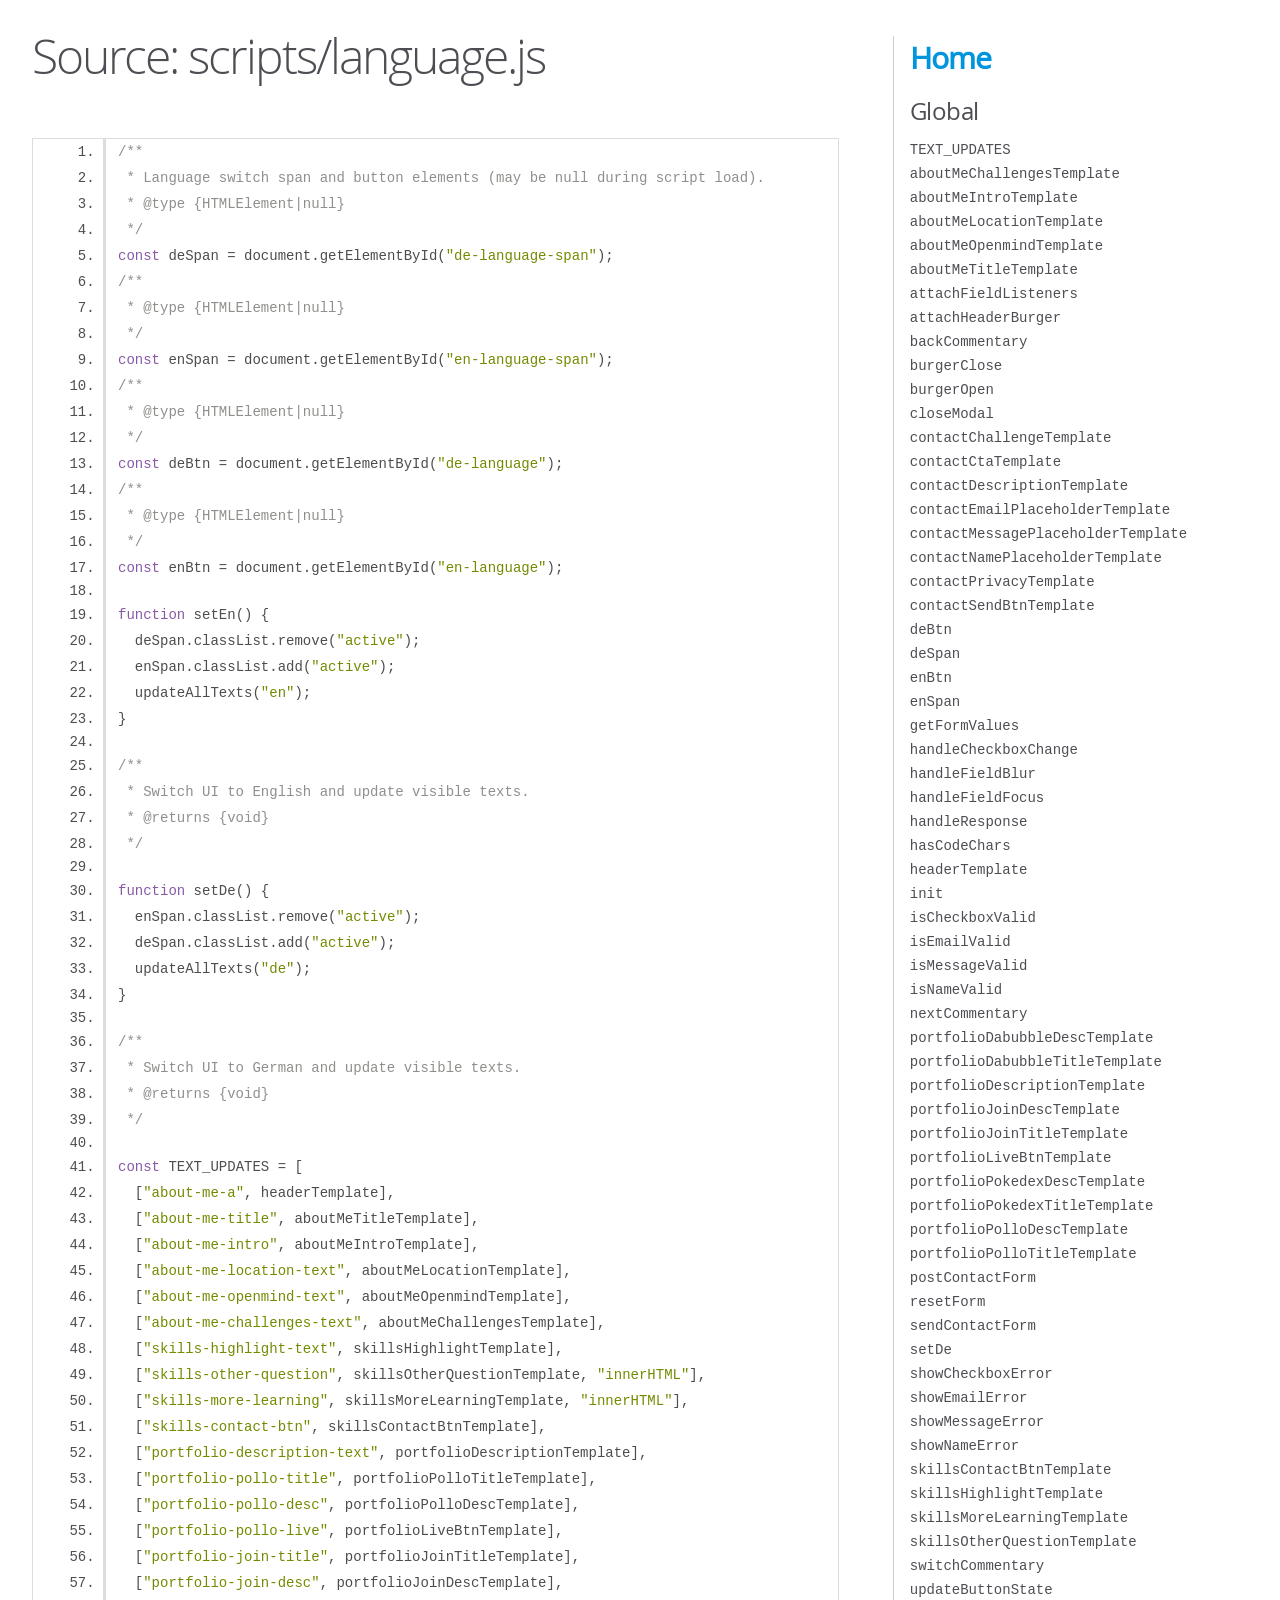
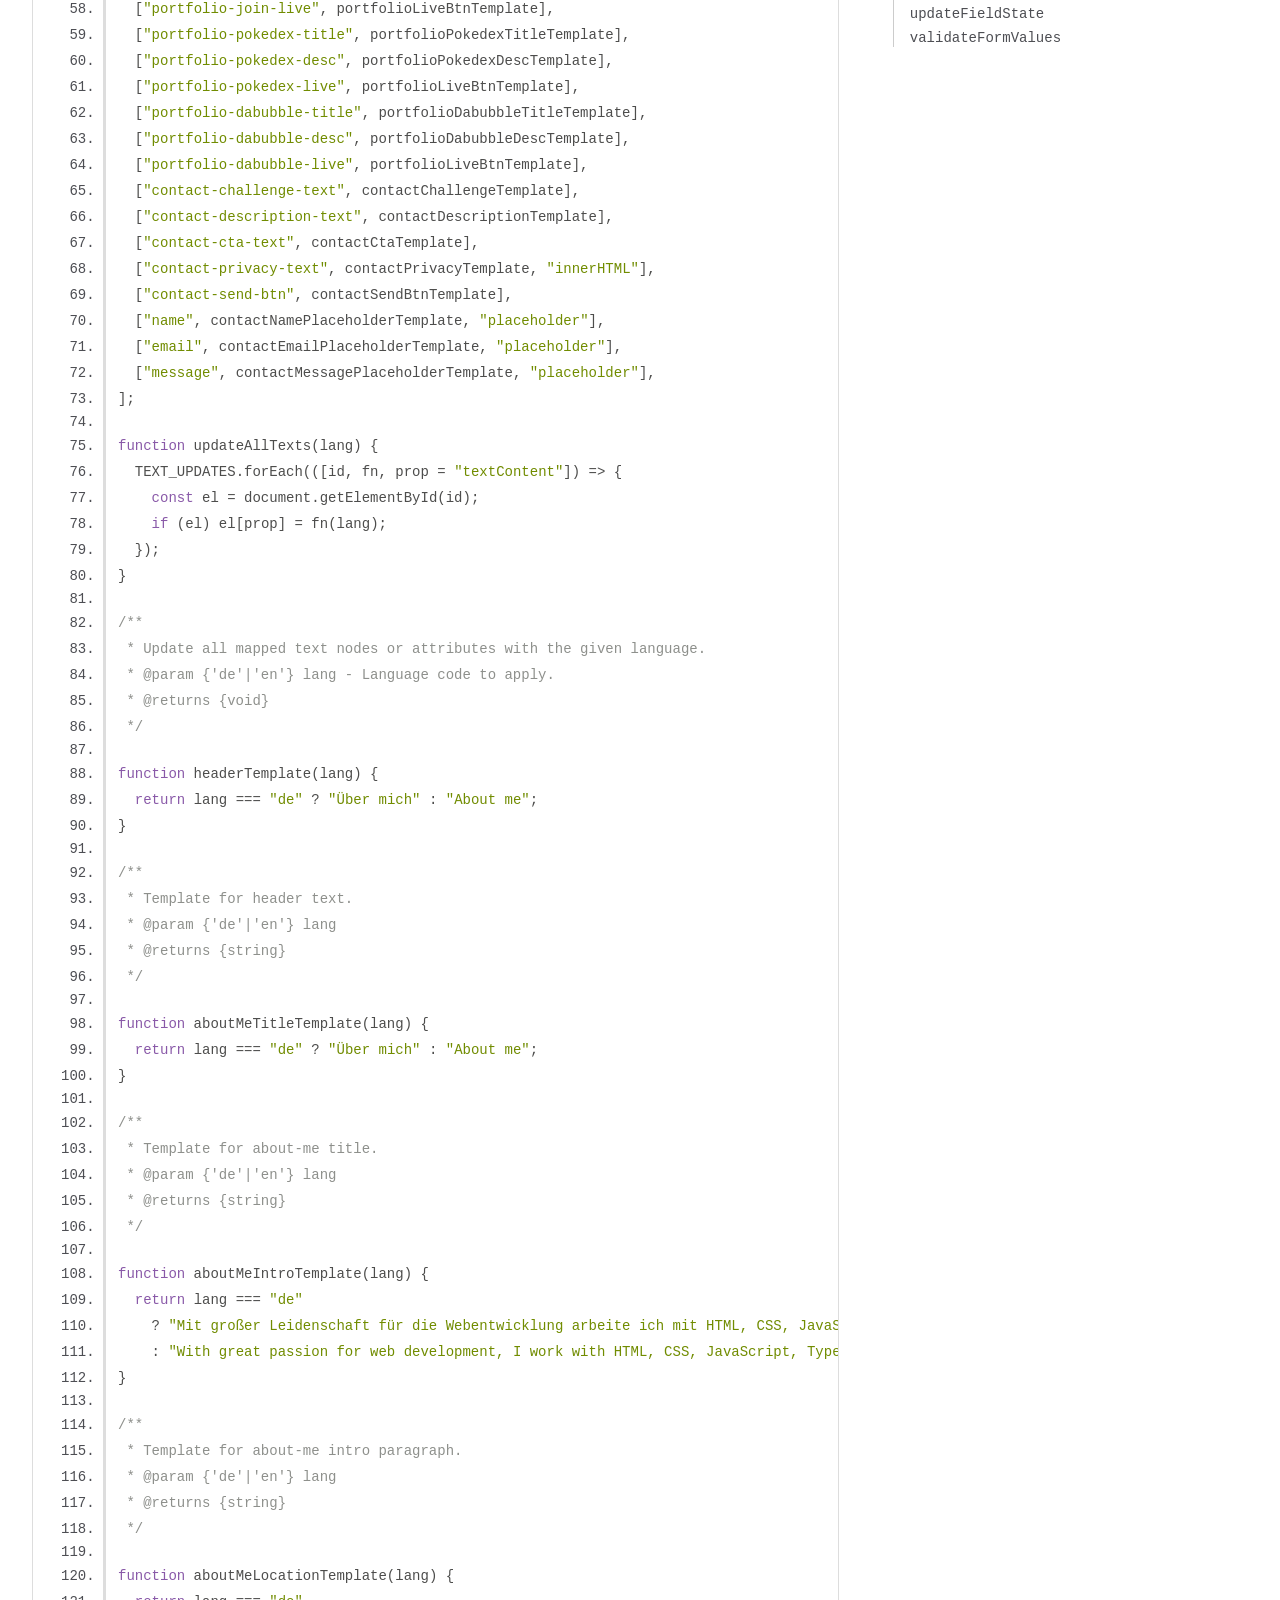
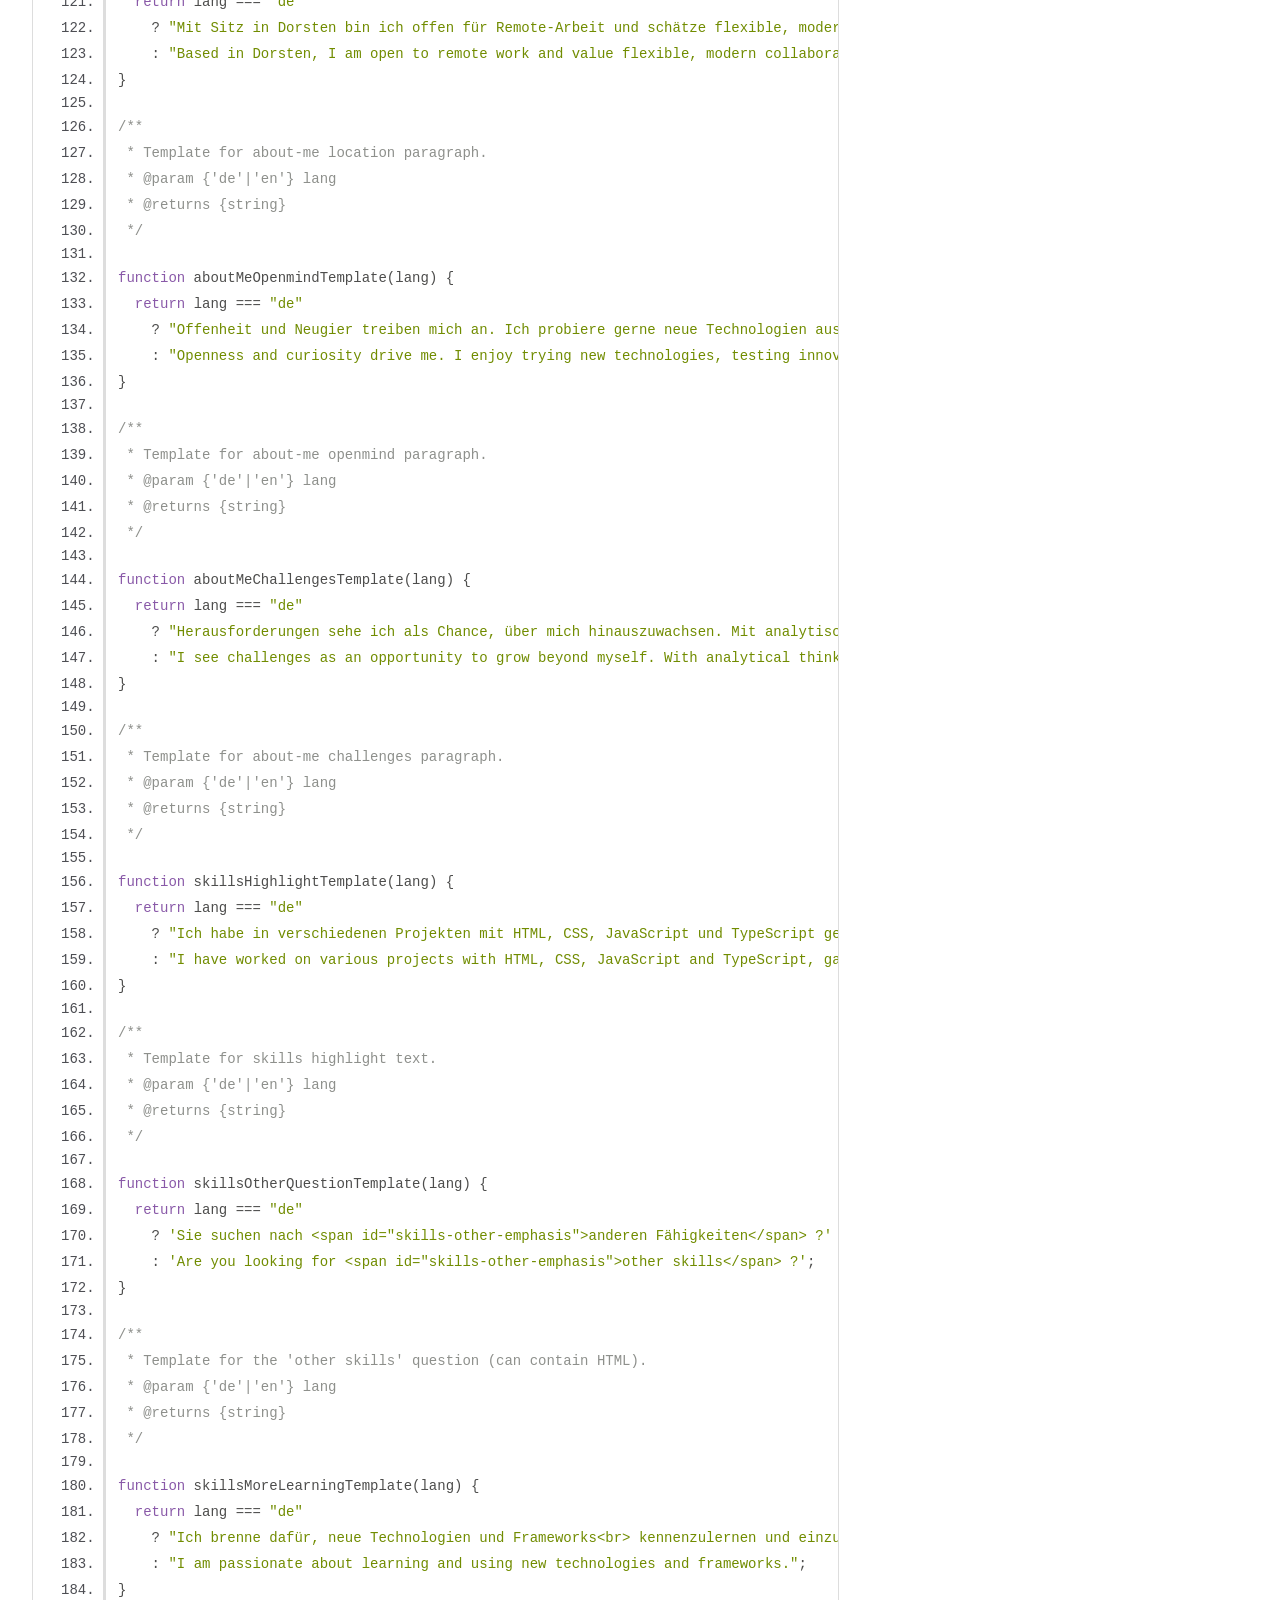
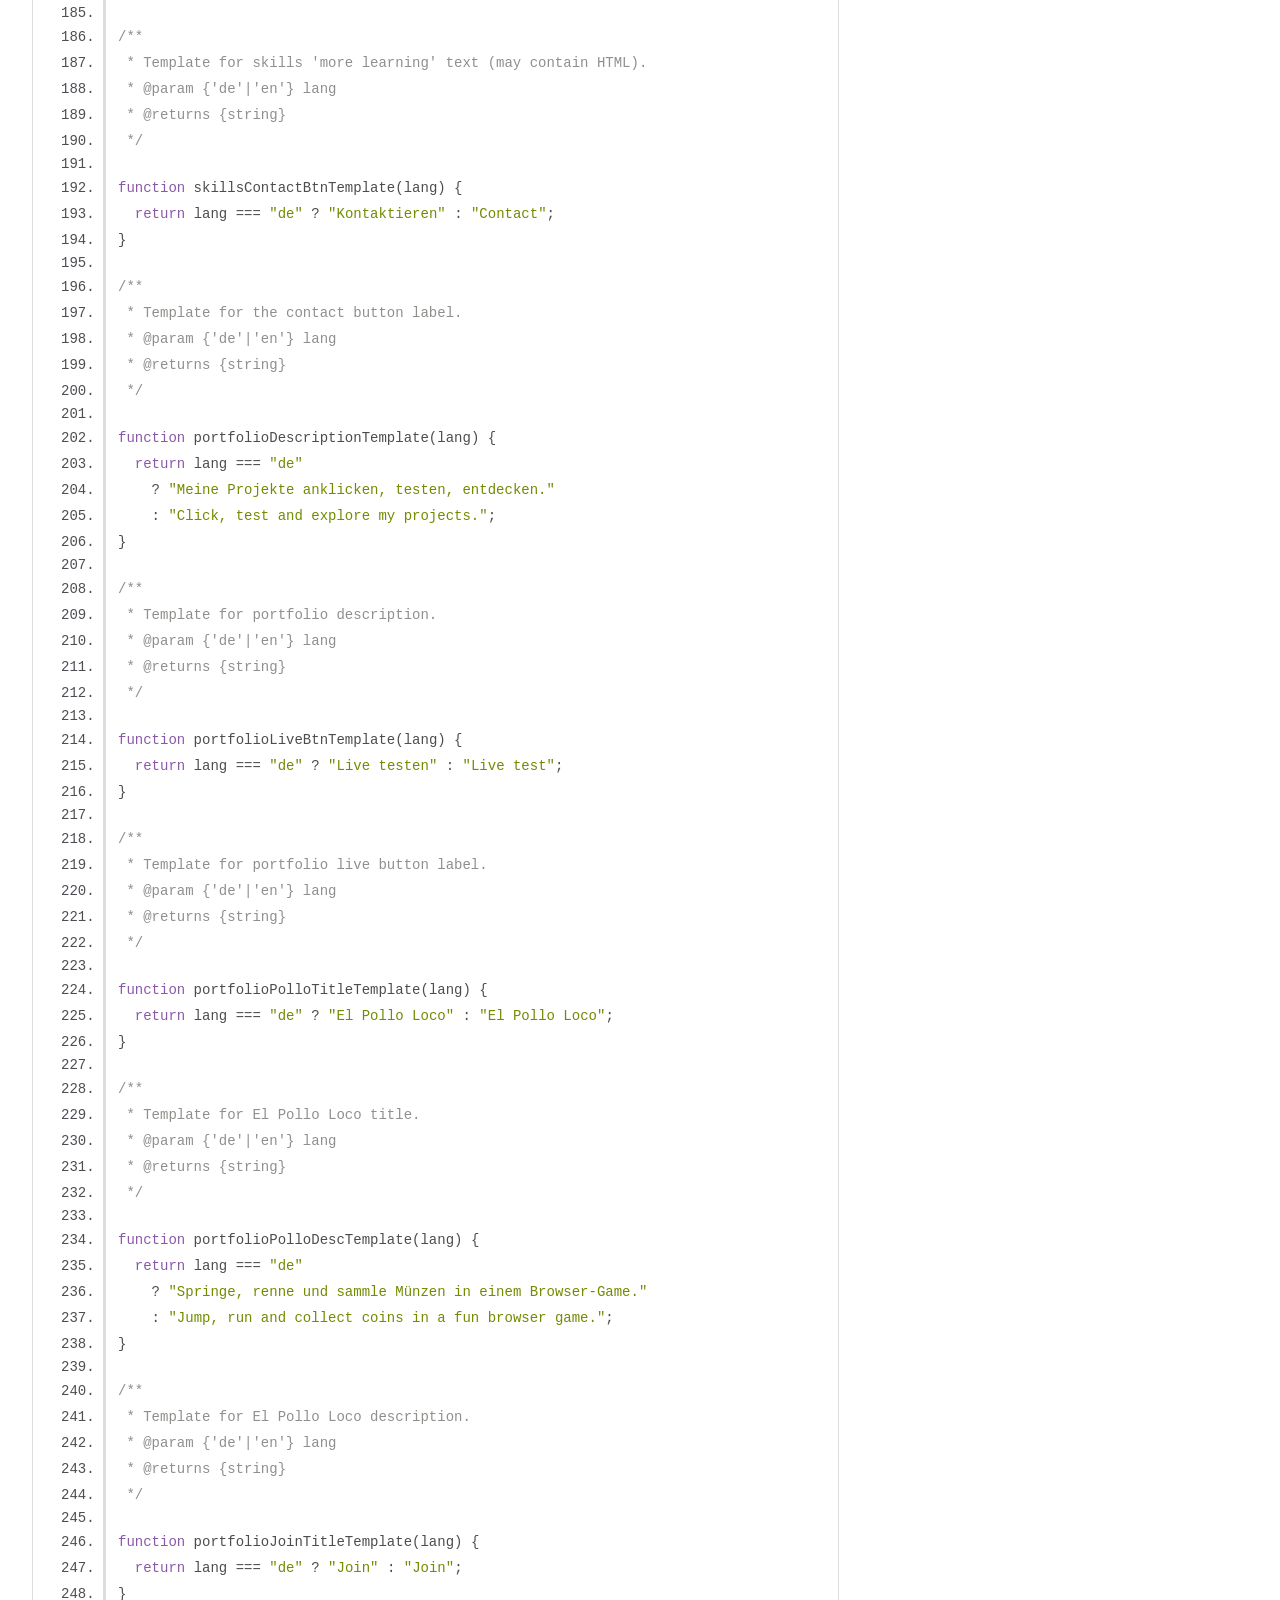
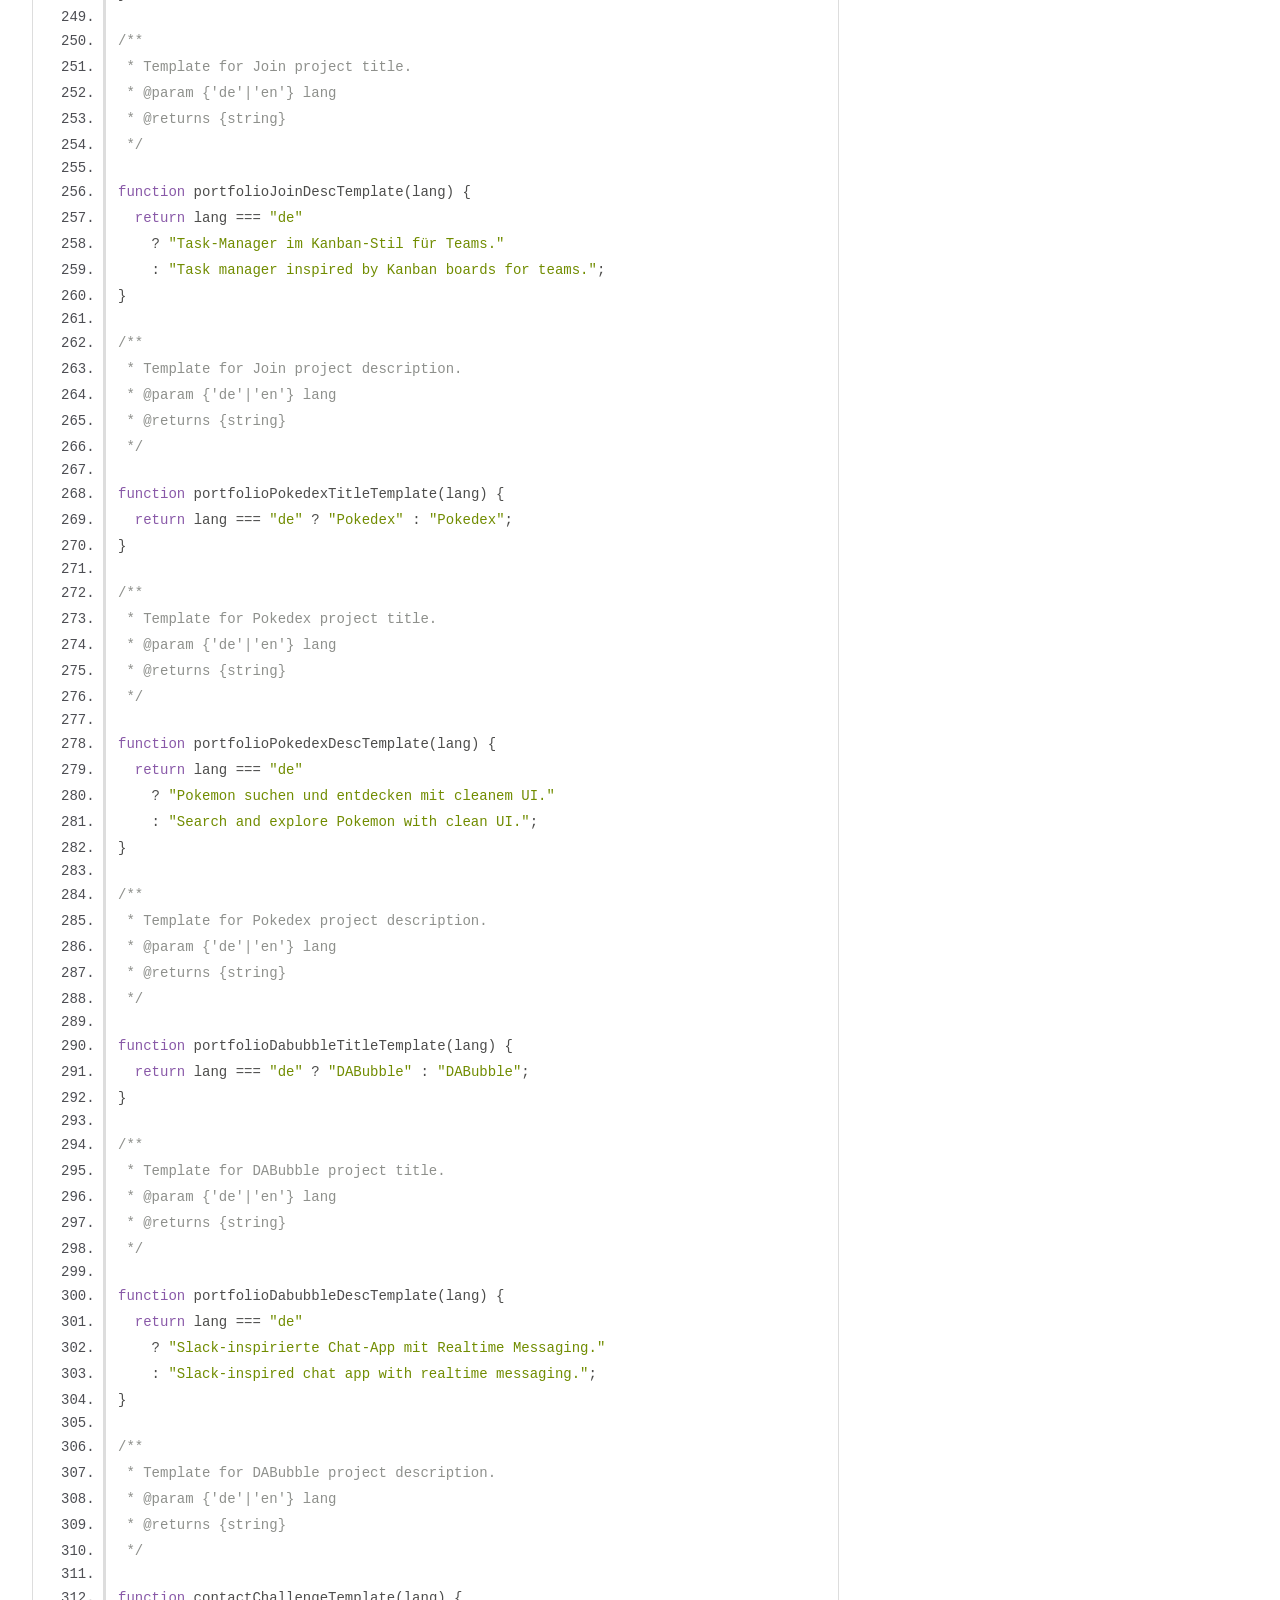
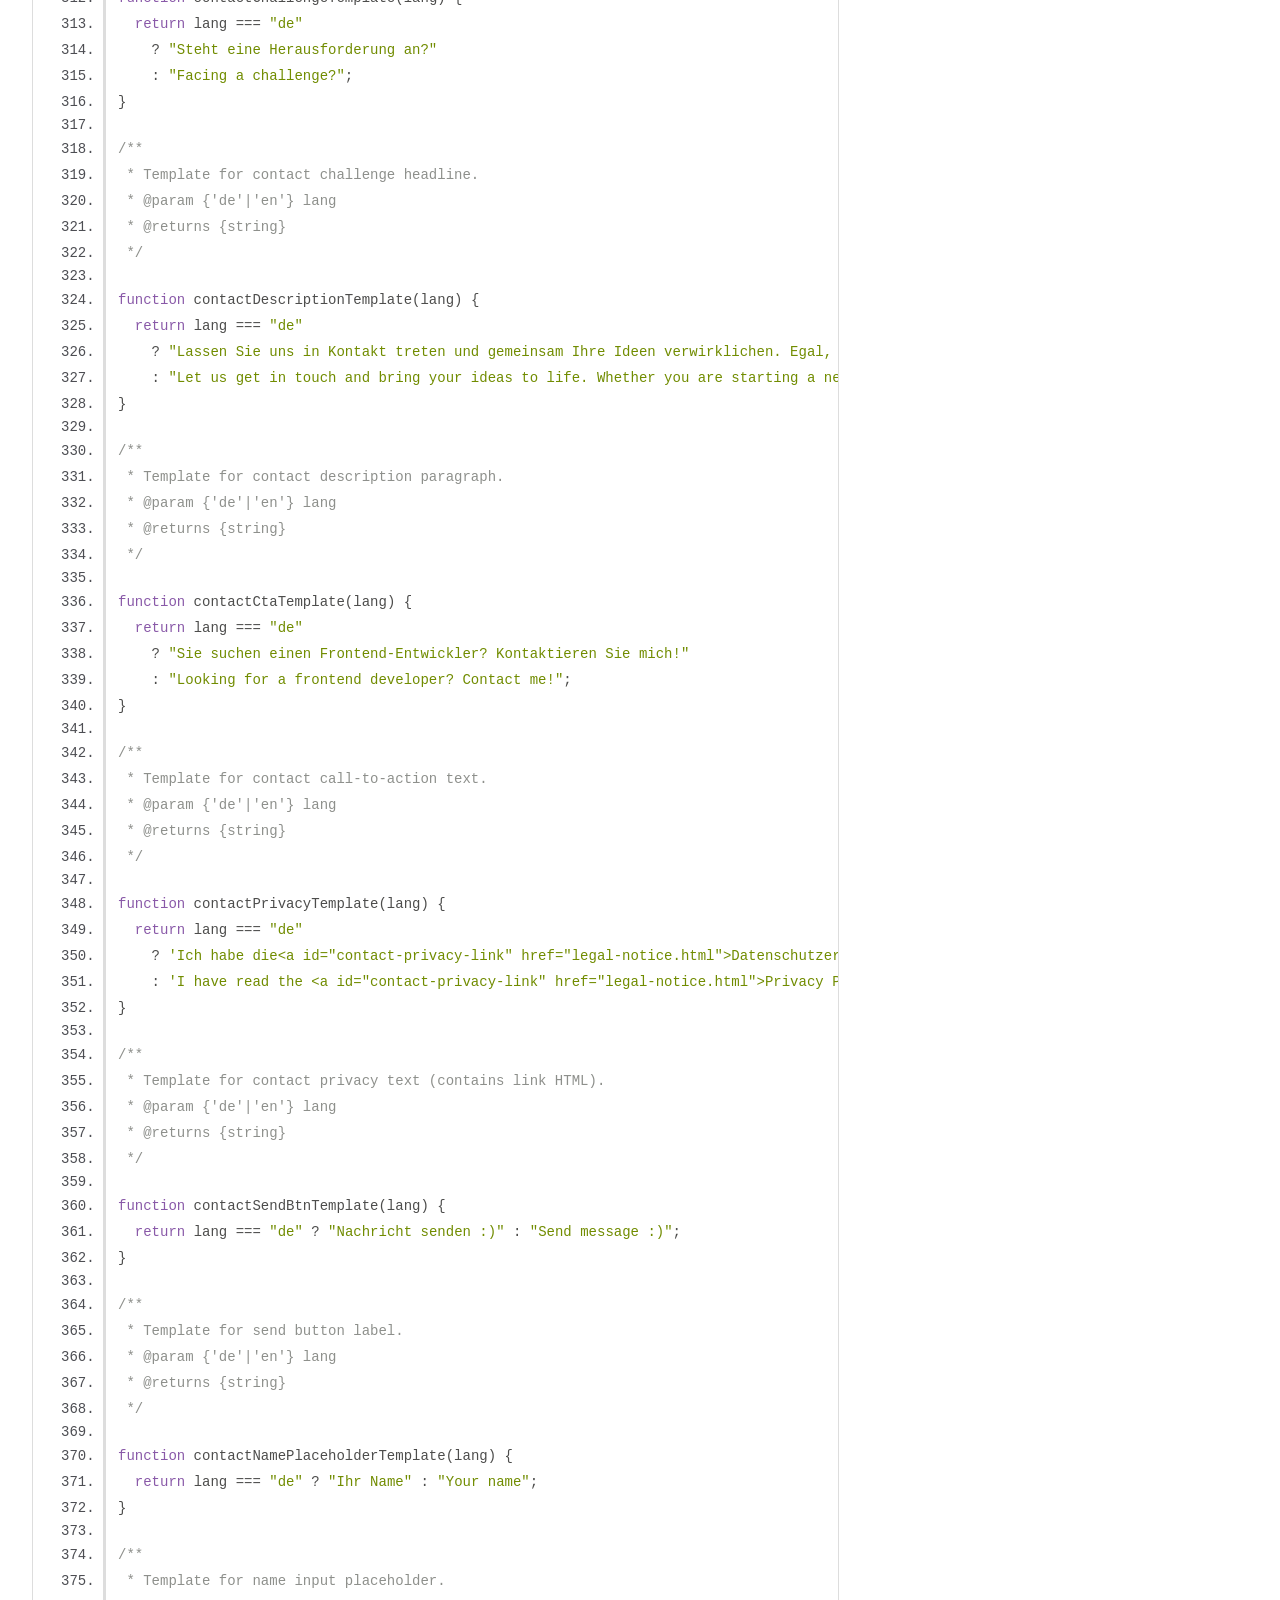
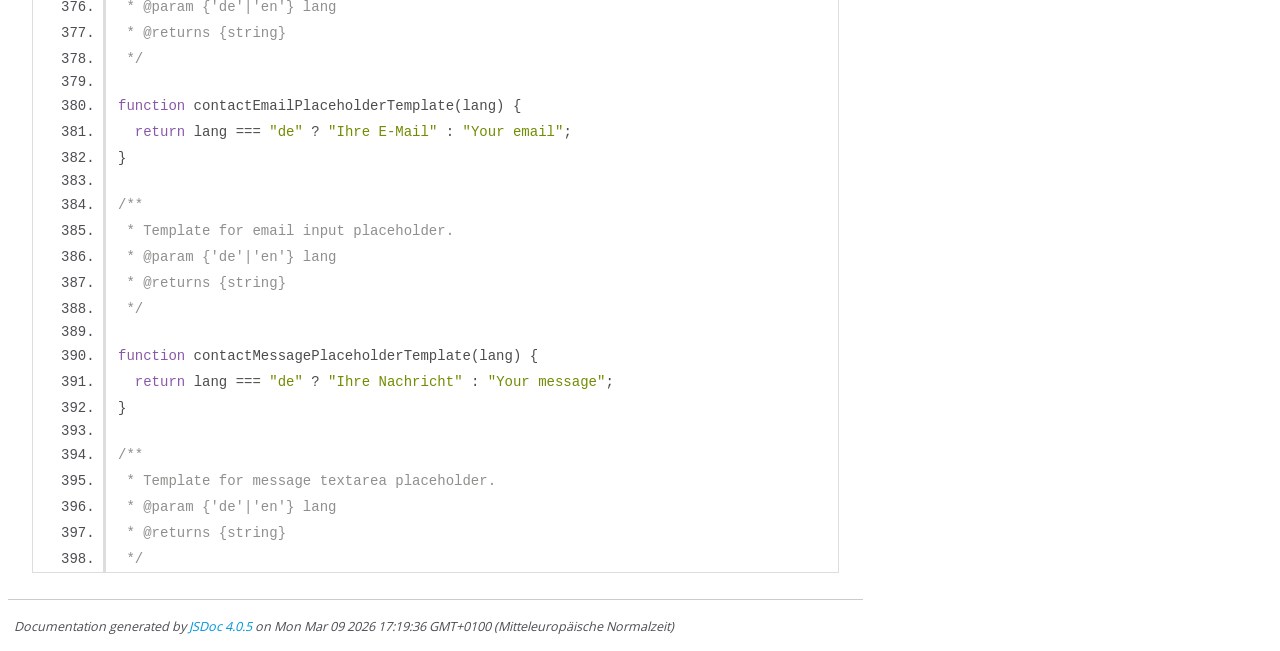
<file: out/scripts_language.js.html>
<!DOCTYPE html>
<html lang="en">
<head>
    <meta charset="utf-8">
    <title>JSDoc: Source: scripts/language.js</title>

    <script src="scripts/prettify/prettify.js"> </script>
    <script src="scripts/prettify/lang-css.js"> </script>
    <!--[if lt IE 9]>
      <script src="//html5shiv.googlecode.com/svn/trunk/html5.js"></script>
    <![endif]-->
    <link type="text/css" rel="stylesheet" href="styles/prettify-tomorrow.css">
    <link type="text/css" rel="stylesheet" href="styles/jsdoc-default.css">
</head>

<body>

<div id="main">

    <h1 class="page-title">Source: scripts/language.js</h1>

    



    
    <section>
        <article>
            <pre class="prettyprint source linenums"><code>/**
 * Language switch span and button elements (may be null during script load).
 * @type {HTMLElement|null}
 */
const deSpan = document.getElementById("de-language-span");
/**
 * @type {HTMLElement|null}
 */
const enSpan = document.getElementById("en-language-span");
/**
 * @type {HTMLElement|null}
 */
const deBtn = document.getElementById("de-language");
/**
 * @type {HTMLElement|null}
 */
const enBtn = document.getElementById("en-language");

function setEn() {
  deSpan.classList.remove("active");
  enSpan.classList.add("active");
  updateAllTexts("en");
}

/**
 * Switch UI to English and update visible texts.
 * @returns {void}
 */

function setDe() {
  enSpan.classList.remove("active");
  deSpan.classList.add("active");
  updateAllTexts("de");
}

/**
 * Switch UI to German and update visible texts.
 * @returns {void}
 */

const TEXT_UPDATES = [
  ["about-me-a", headerTemplate],
  ["about-me-title", aboutMeTitleTemplate],
  ["about-me-intro", aboutMeIntroTemplate],
  ["about-me-location-text", aboutMeLocationTemplate],
  ["about-me-openmind-text", aboutMeOpenmindTemplate],
  ["about-me-challenges-text", aboutMeChallengesTemplate],
  ["skills-highlight-text", skillsHighlightTemplate],
  ["skills-other-question", skillsOtherQuestionTemplate, "innerHTML"],
  ["skills-more-learning", skillsMoreLearningTemplate, "innerHTML"],
  ["skills-contact-btn", skillsContactBtnTemplate],
  ["portfolio-description-text", portfolioDescriptionTemplate],
  ["portfolio-pollo-title", portfolioPolloTitleTemplate],
  ["portfolio-pollo-desc", portfolioPolloDescTemplate],
  ["portfolio-pollo-live", portfolioLiveBtnTemplate],
  ["portfolio-join-title", portfolioJoinTitleTemplate],
  ["portfolio-join-desc", portfolioJoinDescTemplate],
  ["portfolio-join-live", portfolioLiveBtnTemplate],
  ["portfolio-pokedex-title", portfolioPokedexTitleTemplate],
  ["portfolio-pokedex-desc", portfolioPokedexDescTemplate],
  ["portfolio-pokedex-live", portfolioLiveBtnTemplate],
  ["portfolio-dabubble-title", portfolioDabubbleTitleTemplate],
  ["portfolio-dabubble-desc", portfolioDabubbleDescTemplate],
  ["portfolio-dabubble-live", portfolioLiveBtnTemplate],
  ["contact-challenge-text", contactChallengeTemplate],
  ["contact-description-text", contactDescriptionTemplate],
  ["contact-cta-text", contactCtaTemplate],
  ["contact-privacy-text", contactPrivacyTemplate, "innerHTML"],
  ["contact-send-btn", contactSendBtnTemplate],
  ["name", contactNamePlaceholderTemplate, "placeholder"],
  ["email", contactEmailPlaceholderTemplate, "placeholder"],
  ["message", contactMessagePlaceholderTemplate, "placeholder"],
];

function updateAllTexts(lang) {
  TEXT_UPDATES.forEach(([id, fn, prop = "textContent"]) => {
    const el = document.getElementById(id);
    if (el) el[prop] = fn(lang);
  });
}

/**
 * Update all mapped text nodes or attributes with the given language.
 * @param {'de'|'en'} lang - Language code to apply.
 * @returns {void}
 */

function headerTemplate(lang) {
  return lang === "de" ? "Über mich" : "About me";
}

/**
 * Template for header text.
 * @param {'de'|'en'} lang
 * @returns {string}
 */

function aboutMeTitleTemplate(lang) {
  return lang === "de" ? "Über mich" : "About me";
}

/**
 * Template for about-me title.
 * @param {'de'|'en'} lang
 * @returns {string}
 */

function aboutMeIntroTemplate(lang) {
  return lang === "de"
    ? "Mit großer Leidenschaft für die Webentwicklung arbeite ich mit HTML, CSS, JavaScript, TypeScript und weiteren modernen Technologien. Programmieren begeistert mich, weil ich kreative Ideen in funktionierende, greifbare Projekte verwandeln kann. Besonders motiviert mich das kontinuierliche Lernen und die Herausforderung, mit jeder neuen Technologie fachlich und persönlich zu wachsen. Lassen Sie uns vernetzen und gemeinsam innovative Lösungen entwickeln."
    : "With great passion for web development, I work with HTML, CSS, JavaScript, TypeScript and other modern technologies. Programming excites me because I can turn creative ideas into working, tangible projects. What motivates me most is continuous learning and the challenge of growing professionally and personally with every new technology. Let us connect and build innovative solutions together.";
}

/**
 * Template for about-me intro paragraph.
 * @param {'de'|'en'} lang
 * @returns {string}
 */

function aboutMeLocationTemplate(lang) {
  return lang === "de"
    ? "Mit Sitz in Dorsten bin ich offen für Remote-Arbeit und schätze flexible, moderne Zusammenarbeit. Clean Code, zeitgemäße Architekturen und strukturierte Prozesse sind für mich selbstverständlich. Motivation finde ich in kontinuierlicher Weiterentwicklung, Teamarbeit und dem Anspruch, hochwertige Lösungen zu schaffen."
    : "Based in Dorsten, I am open to remote work and value flexible, modern collaboration. Clean code, contemporary architectures and structured processes are a given for me. I find motivation in continuous improvement, teamwork and the ambition to deliver high-quality solutions.";
}

/**
 * Template for about-me location paragraph.
 * @param {'de'|'en'} lang
 * @returns {string}
 */

function aboutMeOpenmindTemplate(lang) {
  return lang === "de"
    ? "Offenheit und Neugier treiben mich an. Ich probiere gerne neue Technologien aus, teste innovative Tools und erweitere kontinuierlich mein Wissen, um nutzerfreundliche und durchdachte User Experiences zu schaffen."
    : "Openness and curiosity drive me. I enjoy trying new technologies, testing innovative tools and continuously expanding my knowledge to create user-friendly and well-thought-out experiences.";
}

/**
 * Template for about-me openmind paragraph.
 * @param {'de'|'en'} lang
 * @returns {string}
 */

function aboutMeChallengesTemplate(lang) {
  return lang === "de"
    ? "Herausforderungen sehe ich als Chance, über mich hinauszuwachsen. Mit analytischem Denken, Kreativität und Ausdauer entwickle ich effiziente, elegante und nachhaltige Lösungen und gewinne aus jedem Projekt wertvolle Erkenntnisse für zukünftige Aufgaben."
    : "I see challenges as an opportunity to grow beyond myself. With analytical thinking, creativity and perseverance, I develop efficient, elegant and sustainable solutions and gain valuable insights from every project for future tasks.";
}

/**
 * Template for about-me challenges paragraph.
 * @param {'de'|'en'} lang
 * @returns {string}
 */

function skillsHighlightTemplate(lang) {
  return lang === "de"
    ? "Ich habe in verschiedenen Projekten mit HTML, CSS, JavaScript und TypeScript gearbeitet und dabei praxisnahe Erfahrung gesammelt. Neue Tools und Frameworks sehe ich als Chance, mich weiterzuentwickeln. Kontinuierliches Lernen ist für mich selbstverständlich, um mit den dynamischen Veränderungen in der Webentwicklung Schritt zu halten."
    : "I have worked on various projects with HTML, CSS, JavaScript and TypeScript, gaining hands-on experience. I see new tools and frameworks as an opportunity to grow. Continuous learning is essential for me to keep up with the dynamic changes in web development.";
}

/**
 * Template for skills highlight text.
 * @param {'de'|'en'} lang
 * @returns {string}
 */

function skillsOtherQuestionTemplate(lang) {
  return lang === "de"
    ? 'Sie suchen nach &lt;span id="skills-other-emphasis">anderen Fähigkeiten&lt;/span> ?'
    : 'Are you looking for &lt;span id="skills-other-emphasis">other skills&lt;/span> ?';
}

/**
 * Template for the 'other skills' question (can contain HTML).
 * @param {'de'|'en'} lang
 * @returns {string}
 */

function skillsMoreLearningTemplate(lang) {
  return lang === "de"
    ? "Ich brenne dafür, neue Technologien und Frameworks&lt;br> kennenzulernen und einzusetzen."
    : "I am passionate about learning and using new technologies and frameworks.";
}

/**
 * Template for skills 'more learning' text (may contain HTML).
 * @param {'de'|'en'} lang
 * @returns {string}
 */

function skillsContactBtnTemplate(lang) {
  return lang === "de" ? "Kontaktieren" : "Contact";
}

/**
 * Template for the contact button label.
 * @param {'de'|'en'} lang
 * @returns {string}
 */

function portfolioDescriptionTemplate(lang) {
  return lang === "de"
    ? "Meine Projekte anklicken, testen, entdecken."
    : "Click, test and explore my projects.";
}

/**
 * Template for portfolio description.
 * @param {'de'|'en'} lang
 * @returns {string}
 */

function portfolioLiveBtnTemplate(lang) {
  return lang === "de" ? "Live testen" : "Live test";
}

/**
 * Template for portfolio live button label.
 * @param {'de'|'en'} lang
 * @returns {string}
 */

function portfolioPolloTitleTemplate(lang) {
  return lang === "de" ? "El Pollo Loco" : "El Pollo Loco";
}

/**
 * Template for El Pollo Loco title.
 * @param {'de'|'en'} lang
 * @returns {string}
 */

function portfolioPolloDescTemplate(lang) {
  return lang === "de"
    ? "Springe, renne und sammle Münzen in einem Browser-Game."
    : "Jump, run and collect coins in a fun browser game.";
}

/**
 * Template for El Pollo Loco description.
 * @param {'de'|'en'} lang
 * @returns {string}
 */

function portfolioJoinTitleTemplate(lang) {
  return lang === "de" ? "Join" : "Join";
}

/**
 * Template for Join project title.
 * @param {'de'|'en'} lang
 * @returns {string}
 */

function portfolioJoinDescTemplate(lang) {
  return lang === "de"
    ? "Task-Manager im Kanban-Stil für Teams."
    : "Task manager inspired by Kanban boards for teams.";
}

/**
 * Template for Join project description.
 * @param {'de'|'en'} lang
 * @returns {string}
 */

function portfolioPokedexTitleTemplate(lang) {
  return lang === "de" ? "Pokedex" : "Pokedex";
}

/**
 * Template for Pokedex project title.
 * @param {'de'|'en'} lang
 * @returns {string}
 */

function portfolioPokedexDescTemplate(lang) {
  return lang === "de"
    ? "Pokemon suchen und entdecken mit cleanem UI."
    : "Search and explore Pokemon with clean UI.";
}

/**
 * Template for Pokedex project description.
 * @param {'de'|'en'} lang
 * @returns {string}
 */

function portfolioDabubbleTitleTemplate(lang) {
  return lang === "de" ? "DABubble" : "DABubble";
}

/**
 * Template for DABubble project title.
 * @param {'de'|'en'} lang
 * @returns {string}
 */

function portfolioDabubbleDescTemplate(lang) {
  return lang === "de"
    ? "Slack-inspirierte Chat-App mit Realtime Messaging."
    : "Slack-inspired chat app with realtime messaging.";
}

/**
 * Template for DABubble project description.
 * @param {'de'|'en'} lang
 * @returns {string}
 */

function contactChallengeTemplate(lang) {
  return lang === "de"
    ? "Steht eine Herausforderung an?"
    : "Facing a challenge?";
}

/**
 * Template for contact challenge headline.
 * @param {'de'|'en'} lang
 * @returns {string}
 */

function contactDescriptionTemplate(lang) {
  return lang === "de"
    ? "Lassen Sie uns in Kontakt treten und gemeinsam Ihre Ideen verwirklichen. Egal, ob Sie ein neues Projekt starten oder Unterstützung bei einer Herausforderung suchen, ich freue mich darauf, gemeinsam effiziente und kreative Lösungen zu entwickeln."
    : "Let us get in touch and bring your ideas to life. Whether you are starting a new project or need support with a challenge, I look forward to developing efficient and creative solutions together.";
}

/**
 * Template for contact description paragraph.
 * @param {'de'|'en'} lang
 * @returns {string}
 */

function contactCtaTemplate(lang) {
  return lang === "de"
    ? "Sie suchen einen Frontend-Entwickler? Kontaktieren Sie mich!"
    : "Looking for a frontend developer? Contact me!";
}

/**
 * Template for contact call-to-action text.
 * @param {'de'|'en'} lang
 * @returns {string}
 */

function contactPrivacyTemplate(lang) {
  return lang === "de"
    ? 'Ich habe die&lt;a id="contact-privacy-link" href="legal-notice.html">Datenschutzerklärung&lt;/a> gelesen und stimme der Verarbeitung meiner Daten wie beschrieben zu.'
    : 'I have read the &lt;a id="contact-privacy-link" href="legal-notice.html">Privacy Policy&lt;/a> and agree to the processing of my data as described.';
}

/**
 * Template for contact privacy text (contains link HTML).
 * @param {'de'|'en'} lang
 * @returns {string}
 */

function contactSendBtnTemplate(lang) {
  return lang === "de" ? "Nachricht senden :)" : "Send message :)";
}

/**
 * Template for send button label.
 * @param {'de'|'en'} lang
 * @returns {string}
 */

function contactNamePlaceholderTemplate(lang) {
  return lang === "de" ? "Ihr Name" : "Your name";
}

/**
 * Template for name input placeholder.
 * @param {'de'|'en'} lang
 * @returns {string}
 */

function contactEmailPlaceholderTemplate(lang) {
  return lang === "de" ? "Ihre E-Mail" : "Your email";
}

/**
 * Template for email input placeholder.
 * @param {'de'|'en'} lang
 * @returns {string}
 */

function contactMessagePlaceholderTemplate(lang) {
  return lang === "de" ? "Ihre Nachricht" : "Your message";
}

/**
 * Template for message textarea placeholder.
 * @param {'de'|'en'} lang
 * @returns {string}
 */
</code></pre>
        </article>
    </section>




</div>

<nav>
    <h2><a href="index.html">Home</a></h2><h3>Global</h3><ul><li><a href="global.html#TEXT_UPDATES">TEXT_UPDATES</a></li><li><a href="global.html#aboutMeChallengesTemplate">aboutMeChallengesTemplate</a></li><li><a href="global.html#aboutMeIntroTemplate">aboutMeIntroTemplate</a></li><li><a href="global.html#aboutMeLocationTemplate">aboutMeLocationTemplate</a></li><li><a href="global.html#aboutMeOpenmindTemplate">aboutMeOpenmindTemplate</a></li><li><a href="global.html#aboutMeTitleTemplate">aboutMeTitleTemplate</a></li><li><a href="global.html#attachFieldListeners">attachFieldListeners</a></li><li><a href="global.html#attachHeaderBurger">attachHeaderBurger</a></li><li><a href="global.html#backCommentary">backCommentary</a></li><li><a href="global.html#burgerClose">burgerClose</a></li><li><a href="global.html#burgerOpen">burgerOpen</a></li><li><a href="global.html#closeModal">closeModal</a></li><li><a href="global.html#contactChallengeTemplate">contactChallengeTemplate</a></li><li><a href="global.html#contactCtaTemplate">contactCtaTemplate</a></li><li><a href="global.html#contactDescriptionTemplate">contactDescriptionTemplate</a></li><li><a href="global.html#contactEmailPlaceholderTemplate">contactEmailPlaceholderTemplate</a></li><li><a href="global.html#contactMessagePlaceholderTemplate">contactMessagePlaceholderTemplate</a></li><li><a href="global.html#contactNamePlaceholderTemplate">contactNamePlaceholderTemplate</a></li><li><a href="global.html#contactPrivacyTemplate">contactPrivacyTemplate</a></li><li><a href="global.html#contactSendBtnTemplate">contactSendBtnTemplate</a></li><li><a href="global.html#deBtn">deBtn</a></li><li><a href="global.html#deSpan">deSpan</a></li><li><a href="global.html#enBtn">enBtn</a></li><li><a href="global.html#enSpan">enSpan</a></li><li><a href="global.html#getFormValues">getFormValues</a></li><li><a href="global.html#handleCheckboxChange">handleCheckboxChange</a></li><li><a href="global.html#handleFieldBlur">handleFieldBlur</a></li><li><a href="global.html#handleFieldFocus">handleFieldFocus</a></li><li><a href="global.html#handleResponse">handleResponse</a></li><li><a href="global.html#hasCodeChars">hasCodeChars</a></li><li><a href="global.html#headerTemplate">headerTemplate</a></li><li><a href="global.html#init">init</a></li><li><a href="global.html#isCheckboxValid">isCheckboxValid</a></li><li><a href="global.html#isEmailValid">isEmailValid</a></li><li><a href="global.html#isMessageValid">isMessageValid</a></li><li><a href="global.html#isNameValid">isNameValid</a></li><li><a href="global.html#nextCommentary">nextCommentary</a></li><li><a href="global.html#portfolioDabubbleDescTemplate">portfolioDabubbleDescTemplate</a></li><li><a href="global.html#portfolioDabubbleTitleTemplate">portfolioDabubbleTitleTemplate</a></li><li><a href="global.html#portfolioDescriptionTemplate">portfolioDescriptionTemplate</a></li><li><a href="global.html#portfolioJoinDescTemplate">portfolioJoinDescTemplate</a></li><li><a href="global.html#portfolioJoinTitleTemplate">portfolioJoinTitleTemplate</a></li><li><a href="global.html#portfolioLiveBtnTemplate">portfolioLiveBtnTemplate</a></li><li><a href="global.html#portfolioPokedexDescTemplate">portfolioPokedexDescTemplate</a></li><li><a href="global.html#portfolioPokedexTitleTemplate">portfolioPokedexTitleTemplate</a></li><li><a href="global.html#portfolioPolloDescTemplate">portfolioPolloDescTemplate</a></li><li><a href="global.html#portfolioPolloTitleTemplate">portfolioPolloTitleTemplate</a></li><li><a href="global.html#postContactForm">postContactForm</a></li><li><a href="global.html#resetForm">resetForm</a></li><li><a href="global.html#sendContactForm">sendContactForm</a></li><li><a href="global.html#setDe">setDe</a></li><li><a href="global.html#showCheckboxError">showCheckboxError</a></li><li><a href="global.html#showEmailError">showEmailError</a></li><li><a href="global.html#showMessageError">showMessageError</a></li><li><a href="global.html#showNameError">showNameError</a></li><li><a href="global.html#skillsContactBtnTemplate">skillsContactBtnTemplate</a></li><li><a href="global.html#skillsHighlightTemplate">skillsHighlightTemplate</a></li><li><a href="global.html#skillsMoreLearningTemplate">skillsMoreLearningTemplate</a></li><li><a href="global.html#skillsOtherQuestionTemplate">skillsOtherQuestionTemplate</a></li><li><a href="global.html#switchCommentary">switchCommentary</a></li><li><a href="global.html#updateButtonState">updateButtonState</a></li><li><a href="global.html#updateFieldState">updateFieldState</a></li><li><a href="global.html#validateFormValues">validateFormValues</a></li></ul>
</nav>

<br class="clear">

<footer>
    Documentation generated by <a href="https://github.com/jsdoc/jsdoc">JSDoc 4.0.5</a> on Mon Mar 09 2026 17:19:36 GMT+0100 (Mitteleuropäische Normalzeit)
</footer>

<script> prettyPrint(); </script>
<script src="scripts/linenumber.js"> </script>
</body>
</html>
</file>
<file: style.css>
@font-face {
  font-family: "Roboto";
  src: url(fonts/Roboto-VariableFont_wdth\,wght.ttf) format("truetype");
}

@font-face {
  font-family: "Montserrat";
  src: url(fonts/Montserrat/Montserrat-VariableFont_wght.ttf) format("truetype");
}

@font-face {
  font-family: "Poppins";
  src: url(fonts/poppins/Poppins-Regular.woff) format("woff");
}

html,
body {
  height: 100%;
  margin: 0;
  scroll-behavior: smooth;
}

body {
  font-family: "Poppins", sans-serif, Arial, Helvetica, sans-serif;
  background-color: rgb(20, 29, 47);
}

a {
  text-decoration: none;
  color: inherit;
}

.content{
  width: 100%;
  max-width: 1440px;
  height: 100%;
}

.general-btn {
  background-color: rgba(112, 230, 28, 1);
  color: white;
  border: none;
  border-radius: 10px;
  padding: 15px 30px;
  font-size: 23px;
  cursor: pointer;
}

.general-btn:hover {
  background-color: rgba(151, 71, 255, 1);
  transition: ease, transform 0.2s ease;
  transform: scale(1.2);
}

#modal-overlay {
  display: none;
  position: fixed;
  inset: 0;
  background-color: rgba(0, 0, 0, 0.6);
  z-index: 9999;
  align-items: center;
  justify-content: center;
}

#modal-overlay.modal-open {
  display: flex;
}

#modal-box {
  background-color: rgb(30, 42, 64);
  border-radius: 14px;
  padding: 48px 56px;
  display: flex;
  flex-direction: column;
  align-items: center;
  gap: 24px;
  max-width: 480px;
  width: 90%;
  box-shadow: 0 8px 40px rgba(0, 0, 0, 0.5);
  animation: modalIn 0.25s ease;
}

#modal-icon {
  width: 56px;
  height: 56px;
}

#modal-message {
  color: white;
  font-size: 20px;
  font-weight: 600;
  text-align: center;
  margin: 0;
}

@keyframes modalIn {
  from { opacity: 0; transform: scale(0.85); }
  to   { opacity: 1; transform: scale(1); }
}

body.lang-en .iam,
body.lang-en #i-am {
  font-size: clamp(20px, 4.5vw + 0.5rem, 90px);
}

body.lang-de .iam,
body.lang-de #i-am {
  font-size: clamp(15px, 4.5vw - 0.5rem, 48px);
}

.fade-up,
.fade-up-right {
  opacity: 0;
  will-change: transform, opacity;
}

.fade-up.in-view {
  animation: fadeInLeftToRight 1s cubic-bezier(.22,.98,.38,1) both;
}

.fade-up-right.in-view {
  animation: fadeInRightToLeft 1s cubic-bezier(.22,.98,.38,1) both;
}

@keyframes fadeInLeftToRight {
  from {
    opacity: 0;
    transform: translateX(-80px);
  }
  to {
    opacity: 1;
    transform: translateX(0);
  }
}

@keyframes fadeInRightToLeft {
  from {
    opacity: 0;
    transform: translateX(80px);
  }
  to {
    opacity: 1;
    transform: translateX(0);
  }
}
</file>
<file: styles/header.css>
header {
  margin: 0 auto;
  display: flex;
  justify-content: center;
}

#header-wrapper {
  display: flex;
  justify-content: space-between;
  align-items: center;
  margin: 0 auto;
  padding: 37px 100px 37px 100px;
  color: rgba(255, 255, 255, 1);
}

#header-name {
  font-size: 35px;
  font-weight: 400;
}

#header-nav-language-position {
  display: flex;
  gap: 92px;
}

#header-nav {
  font-size: 23px;
  font-weight: 400;
  display: flex;
  gap: 29px;
}

#header-language {
  display: flex;
  gap: 14px;
}

#header-language button {
  background: transparent;
  border: none;
  padding: 0;
  cursor: pointer;
}

#header-language span {
  background: transparent;
  border: 1px solid rgba(112, 230, 28, 1);
  padding: 5px 8px 5px 8px;
  cursor: pointer;
  border-radius: 10px;
  font-size: 18px;
  line-height: 120%;
  color: white;
}
  
.active {
  background-color: rgba(112, 230, 28, 1) !important;
  font-weight: 700 !important;
}

.de-language  {
  background-color: transparent;
  color: white;
  font-weight: 400;
}

#de-language span:hover {
 background-color: #9747ff;
  border-color: #9747ff;
}


.en-language {
  background-color: transparent;
  color: white;
  font-weight: 400;
}

#en-language span:hover {
  background-color: #9747ff;
  border-color: #9747ff;
}

header {
  position: fixed;
  top: 0;
  left: 0;
  right: 0;
  width: 100%;
  z-index: 9999;
  background-color: rgb(20, 29, 47);
}

#header-nav a:hover {
  color: rgba(112, 230, 28, 1);
}

#header-burger {
  display: none;
  align-items: center;
  justify-content: center;
  width: 44px;
  height: 44px;
  margin-left: auto;
  background: transparent;
  border: none;
  cursor: pointer;
}

#header-burger img {
  width: 28px;
  height: 28px;
}

.burger-close {
  display: none;
  font-size: 22px;
  line-height: 1;
  color: rgba(255, 255, 255, 1);
}

.sr-only {
  position: absolute;
  width: 1px;
  height: 1px;
  padding: 0;
  margin: -1px;
  overflow: hidden;
  clip: rect(0, 0, 0, 0);
  border: 0;
}

header.is-open #header-nav-language-position {
  transform: translateX(0);
  opacity: 1;
  pointer-events: auto;
}

header.is-open #header-burger img {
  display: none;
}

header.is-open #header-burger .burger-close {
  display: inline-block;
}

body.no-scroll {
  overflow: hidden;
}

@media (max-width: 950px) {
  #header-wrapper {
    padding: 37px 37px 37px 37px;
  }

  #header-burger {
    display: inline-flex;
  }

  #header-nav-language-position {
    position: fixed;
    left: 0;
    right: 0;
    top: 90px;
    height: calc(100vh - 100px);
    flex-direction: column;
    align-items: center;
    justify-content: flex-start;
    gap: 24px;
    padding-top: 24px;
    background-color: rgba(20, 29, 47, 0.9);
    transform: translateX(100%);
    opacity: 0;
    pointer-events: none;
    transition: none;
  }

  #header-nav {
    flex-direction: column;
    align-items: center;
    gap: 20px;
  }

  header.is-open #header-nav-language-position {
    transition: transform 0.25s ease, opacity 0.2s ease;
  }
}
</file>
<file: styles/skills.css>
#skills{
  scroll-margin-top: 90px;
}

#skills-container {
  padding: 60px 0px 160px 100px;
  display: flex;
  justify-content: space-between;
}

#skills-content {
  display: flex;
  flex-direction: row;
  justify-content: center;
  align-items: center;
  position: relative;
}

#skills-icons {
  width: 662px;
  height: 664px;
}

#skills-description {
  width: 492px;
  height: 560px;
}

#skills-icons {
  display: flex;
  flex-direction: row;
  gap: 80px;
}

.skill-icons-div {
  display: flex;
  flex-direction: column;
  align-items: center;
  gap: 10px;
  color: white;
  font-size: 16px;
  text-align: center;
}

.skill-rows {
  display: flex;
  flex-direction: column;
  gap: 80px;
  padding: 16px 8px 16px 8px;
}

#lerning-icon {
  filter: invert(42%) sepia(93%) saturate(1352%) hue-rotate(87deg)
    brightness(119%) contrast(119%);
}

#skills-description-content {
  display: flex;
  flex-direction: column;
  justify-content: center;
  align-items: flex-start;
  color: white;
  font-size: 16px;
}

#skills-head {
  width: 100%;
  font-size: 90px;
  font-weight: 700;
  color: #fff;
  line-height: 120%;
  margin-bottom: 35px;
  display: flex;
  justify-content: flex-start;
  align-items: center;
}

#skills-seperator {
  width: 100%;
  height: 0;
  border: none;
  border-top: 4px solid rgba(28, 218, 230, 1);
  margin-left: 32px;
}

#other-skills-need {
  font-size: 32px;
  font-weight: 700;
}

#other-skills-need span {
  color: rgba(151, 71, 255, 1);
}

#btn-div {
  margin-top: 40px;
}

#other-skills-need p {
  margin: 40px 0px 16px 0px;
}

#highlight-description p {
  margin: 0;
  padding-right: 100px;
}

#skills-more-learnings p {
  margin: 0;
}

.skills-icon {
  transition: transform 0.25s ease;
}

.skill-icons-div:hover .skills-icon {
  transform: scale(1.05) translateY(-12px);
}

@media (max-width: 1285px) {
  .skills-icon {
    transition: none;
  }

  .skill-icons-div:hover .skills-icon {
    transform: none;
    transition: none;
  }

  #skills-container {
    padding: 60px 0px 120px 16px;
    display: grid;
    grid-template-columns: 1fr;
    grid-template-areas:
      "head"
      "highlight"
      "icons"
      "other"
      "more"
      "btn";
    align-items: center;
    gap: 24px;
  }

  #skills-icons {
    width: 100%;
    height: auto;
    display: grid;
    grid-template-columns: repeat(3, minmax(120px, 1fr));
    gap: 28px 20px;
    grid-area: icons;
  }

  .skill-rows {
    display: contents;
  }

  #skills-description {
    display: contents;
  }

  #skills-description-content {
    display: contents;
  }

  #skills-head {
    grid-area: head;
    font-size: 56px;
    justify-content: flex-end;
    text-align: right;
  }

  #skills-seperator {
    width: 160px;
    margin-left: 16px;
  }

  #highlight-description p {
    padding-right: 8px;
    padding-bottom: 40px;
  }

  #highlight-description {
    grid-area: highlight;
    text-align: left;
    width: min(520px, 100%);
    justify-self: start;
  }

  #other-skills-need {
    grid-area: other;
    text-align: right;
    justify-self: end;
    padding-right: 16px;
  }

  #skills-more-learnings {
    grid-area: more;
    text-align: right;
    justify-self: end;
    padding-right: 16px;
  }

  #btn-div {
    grid-area: btn;
    justify-self: center;
  }
}

@media (max-width: 900px) {
  #skills-icons {
    grid-template-columns: repeat(3, minmax(120px, 1fr));
    gap: 24px 16px;
  }

  #skills-head {
    font-size: 44px;
  }

  #other-skills-need {
    font-size: 24px;
  }
}

@media (max-width: 600px) {
  #skills-container {
    padding: 40px 0px 80px 12px;
  }

  #skills-icons {
    grid-template-columns: repeat(3, minmax(80px, 1fr));
    gap: 20px 0px;
  }

  #skills-head {
    font-size: 36px;
  }

  .skill-icons-div {
    font-size: 14px;
  }

  .skills-icon {
    width: 40px;
  }
}
</file>
<file: styles/references.css>
#references-container {
  padding: 124px 0px;
  display: flex;
  align-items: center;
  justify-content: flex-end;
}

#references-content {
  display: flex;
  flex-direction: row;
  justify-content: center;
  align-items: center;
  position: relative;
}

#reference-commentary {
  height: 272px;
  max-width: 700px;
  padding: 48px 96px 48px 96px;
  border: 4px solid #9747ff;
  border-radius: 35px;
}

#reference-img {
  width: 272px;
  height: 272px;
  border-radius: 50%;
  border: 4px solid #70e61c;
  object-fit: cover;
  margin-left: 48px;
}

#reference-seperator {
  width: 100px;
  height: 0;
  border: none;
  border-top: 4px solid #70e61c;
}

#commentary-name {
  display: flex;
  align-items: center;
  gap: 16px;
}

#reference-commentary {
  color: white;
  display: flex;
  flex-direction: column;
  justify-content: space-between;
}

#commentary span {
  font-family: "Montserrat", sans-serif;
  font-size: 20px;
  line-height: 120%;
  font-weight: 400;
  white-space: normal;
  word-break: break-word;
}

#commentary-name-seperator {
  flex: 1 1 auto;
  height: 0;
  border: none;
  border-top: 4px solid #1cdae6;
  min-width: 8px;
}

#commentary-name span {
  font-family: "Montserrat", sans-serif;
  font-size: 18px;
  line-height: 120%;
  font-weight: 400;
}

#reference-img {
  width: 272px;
  height: 272px;
  border-radius: 50%;
  border: 4px solid #70e61c;
  overflow: hidden;
  margin-left: 48px;
}

#reference-img img {
  display: block;
  width: 100%;
  height: 120%;
  object-fit: cover;
  transform: translate(-0%, -0%);
  border-radius: 0;
}

#commentary-nav-bar {
  display: flex;
  justify-content: center;
  align-items: center;
  gap: 20px;
  height: 40px;
}

.active-point {
  height: 8px;
  width: 8px;
  border-radius: 50%;
  background-color: #9747ff;
}

.point {
  height: 8px;
  width: 8px;
  border-radius: 50%;
  background-color: #70e61c;
}

#arrow-back img,
#arrow-next img {
  border: 2px solid transparent;
  border-radius: 50%;
  padding: 5px;
  box-sizing: border-box;
}

#arrow-back {
  cursor: pointer;
  margin-right: 20px;
}

#arrow-back img:hover,
#arrow-next img:hover {
  border: #70e61c solid 2px;
  border-radius: 50%;
  padding: 5px;
}

#arrow-next {
  cursor: pointer;
  margin-left: 20px;
}

@media (max-width: 1345px) {
  #reference-commentary {
    height: 272px;
    padding: 24px 48px 24px 48px;
    margin: 0 8px;
  }
}

@media (max-width: 1280px) {
  #references-container {
    display: grid;
    grid-template-columns: 1fr 272px 1fr;
    grid-template-rows: auto auto;
    column-gap: 4px;
    row-gap: 24px;
    align-items: center;
    width: 100%;
  }

  #reference-img {
    grid-column: 2;
    grid-row: 1;
    margin-left: 0;
  }

  #reference-seperator {
    grid-column: 3;
    grid-row: 1;
    height: 4px;
    background-color: #70e61c;
    border: none;
    width: 100%;
    align-self: center;
  }

  #reference-commentary {
    grid-column: 1 / -1;
    grid-row: 2;
    max-width: none;
  }
}

@media (max-width: 525px) {
  #references-container {
    grid-template-columns: 1fr 200px 1fr;
  }

  #reference-img {
    width: 200px;
    height: 200px;
  } 

  #reference-commentary {
    padding: 16px 24px 16px 24px;
  }
}
</file>
<file: styles/portfolio.css>
#portfolio {
  scroll-margin-top: 125px;
  margin: 0 auto;
  padding-bottom: 220px;
  margin-bottom: -220px;
  background-image: url("../assets/imgs/portfolio-green-shadow1.png"), url("../assets/imgs/portfolio-blue-shadow1.png");
  background-repeat: no-repeat;
  background-position: left -530px bottom -20px, right -450px top -20px;
}

#portfolio {
  position: relative;
  z-index: 200;
  overflow: visible;
}

#portfolio-content {
  display: flex;
  flex-direction: row;
  justify-content: center;
  align-items: center;
  position: relative;
}

#portfolio-header-content {
  color: white;
  margin-bottom: 32px;
}

#portfolio-headline {
  display: flex;
  align-items: center;
  gap: 32px;
  margin-bottom: 40px;
}

#portfolio-seperator-div {
  width: 68px;
  height: 0;
  border: none;
  border-top: 4px solid #9747ff;
}

#portfolio-headline span {
  font-size: 90px;
  font-weight: 700;
  line-height: 120%;
}

#portfolio-description span {
  font-size: 18px;
  line-height: 120%;
  max-width: 473px;
  display: block;
  justify-content: end;
}

#portfolio-description {
  margin-left: calc(68px + 32px);
}

#portfolio-showcase {
  display: flex;
  flex-wrap: wrap;
  justify-content: center;
  align-items: center;
  gap: 32px;
  padding: 0px 93px 0px 93px;
  position: relative;
  z-index: 2;
}

.box {
  border: 1px solid #70e61c;
  border-radius: 15px;
  position: relative;
  background-color: rgb(20, 29, 47);
  overflow: hidden;
}

.box img {
  display: block;
  width: 100%;
}

.portfolio-overlay {
  position: absolute;
  inset: 0;
  background: rgba(20, 29, 47, 0.6);
  transform: translateY(100%);
  opacity: 0;
  transition: transform 0.35s ease, opacity 0.2s ease;
  display: flex;
  align-items: flex-end;
  padding: 20px;
  pointer-events: none;
}

.box:hover .portfolio-overlay {
  transform: translateY(0);
  opacity: 1;
  pointer-events: auto;
}

.portfolio-overlay-content {
  padding: 24px;
  color: white;
  display: flex;
  flex-direction: column;
  gap: 12px;
}

.portfolio-overlay-content h3 {
  margin: 0;
  font-size: 28px;
  line-height: 120%;
}

.portfolio-overlay-content p {
  margin: 0;
  font-size: 16px;
  line-height: 150%;
  color: rgba(255, 255, 255, 0.9);
}

.portfolio-tech {
  color: #70e61c;
  font-size: 16px;
  letter-spacing: 0.5px;
}

.portfolio-btns {
  display: flex;
  gap: 16px;
  justify-content: center;
}

.portfolio-btn {
  text-decoration: none;
  padding: 10px 18px;
  border-radius: 8px;
  font-size: 16px;
  line-height: 120%;
  border: 1px solid transparent;
}

.portfolio-btn.primary {
  background: #8a4dff;
  color: white;
  border: 1px solid #8a4dff;
}

.portfolio-btn.ghost {
  border-color: #1ce6df;
  color: #1ce6df;
  background: transparent;
}

@media (max-width: 1285px) {
  #portfolio-content {
    z-index: 2;
  }

  #portfolio-headline span {
    font-size:48px;
    padding-right: 16px;
  }

  #portfolio-description span {
    font-size: 16px;
    margin-left: 69px;
  }

  #portfolio-headline {
    gap: 8px;
  }

  #portfolio-description {
   margin: 0;
   padding: 0px 8px;
  }

  #portfolio-showcase {
    padding: 0px 16px 0px 16px;
    gap: 16px;
  }
}

@media (max-width: 450px) {
 .portfolio-overlay-content {
  padding: 0 !important;
}
}
</file>
<file: styles/hero.css>
#hero-header {
  margin-top: 188px;
}

#who-am-i {
  display: flex;
}

.iam {
  writing-mode: vertical-rl;
  transform: rotate(180deg);
  display: flex;
  font-weight: 400;
  font-size: clamp(20px, 4.5vw + 0.5rem, 48px);
  color: white;
  padding-left: 35px;
  margin-bottom: 10px;
  line-height: 120%;
}

.hero-name-job {
  display: flex;
  flex-direction: column;
  color: white;
}

#hero-name {
  font-size: clamp(36px, 6vw + 1rem, 128px);
  font-weight: 700;
  margin: 0;
  line-height: 120%;
}

#hero-job {
  font-size: clamp(20px, 3.5vw + 0.5rem, 64px);
  font-weight: 400;
  margin: 0;
  color: rgb(113, 93, 254);
  line-height: 120%;
  display: inline-block;
  transform-origin: center;
  animation: heroWavePass 3s ease-in-out infinite;
}

@keyframes heroWavePass {
  0% {
    transform: translateY(0) skewX(0deg) scaleY(1);
  }
  6% {
    transform: translateY(-3px) skewX(-4deg) scaleY(1.02);
  }
  12% {
    transform: translateY(2px) skewX(4deg) scaleY(0.98);
  }
  18% {
    transform: translateY(-2px) skewX(-3deg) scaleY(1.01);
  }
  24% {
    transform: translateY(1px) skewX(2deg) scaleY(0.99);
  }
  30% {
    transform: translateY(0) skewX(0deg) scaleY(1);
  }
  100% {
    transform: translateY(0) skewX(0deg) scaleY(1);
  }
}

#lets-talk-btn-wrapper {
  display: flex;
  justify-content: center;
  margin-top: 72px;
}

#hero-seperator {
  width: 56px;
  height: 0;
  border-top: 3px solid rgb(112, 230, 28);
}

#hero-footer-wrapper {
  margin-bottom: 0;
  margin-left: 0;
}

#hero-footer {
  height: auto;
  width: 100%;
  display: flex;
  justify-content: center;
  position: absolute;
  bottom: 20px;
}

#hero-position-div {
  display: flex;
  align-items: center;
  gap: 24px;
}

#hero-social-links {
  display: flex;
  gap: 42px;
}

#scroll-down-span {
  display: flex;
  justify-content: center;
  writing-mode: vertical-rl;
  cursor: pointer;
  width: 100%;
}

#scroll-down-span span {
  margin-bottom: 3px;
  color: white;
  font-size: 23px;
  font-weight: 400;
  line-height: 120%;
  padding-right: 97px;
}

#scroll-down {
  width: 24px;
  padding-right: 100px;
  cursor: pointer;
  display: flex;
  justify-content: center;
  align-items: flex-end;
}

#hero {
  min-height: calc(100vh - 114px);
  margin: 0 auto;
  display: flex;
  flex-direction: column;
  justify-content: center;
  align-items: center;
  background-image: url('../assets/imgs/hero-purpel.png'), url('../assets/imgs/hero-blue1.png');
  background-repeat: no-repeat;
  background-position: center left 15px, center right -63px;
  background-size: 500px, 500px;
}

#hero-flex-div {
  display: flex;
  justify-content: space-between;
}

#hero-social-links a:hover img{
  transform: scale(1.5);
  transition: transform 0.3s ease;
}

@media(max-width: 500px){
  #scroll-down-span{
    visibility: hidden;
  }

  #scroll-down{
    padding-right: 0;
    visibility: hidden;
  }

  #scroll-down img{
    visibility: hidden;
  }
}
</file>
<file: styles/contact.css>
#contact-header-container {
  padding: 100px 0px 100px 0px;
  display: flex;
  align-items: center;
  justify-content: center;
}

#contact-content {
  display: flex;
  justify-content: center;
}

#contact-header {
  display: grid;
  grid-template-columns: 1fr auto 1fr;
  align-items: center;
  gap: 32px;
  width: 100%;
  max-width: 1440px;
  box-sizing: border-box;
}

#contact-header span {
  color: white;
  font-size: 90px;
  font-weight: 700;
  line-height: 120%;
  grid-column: 2;
  justify-self: center;
}

#contact-seperator {
  grid-column: 3;
  justify-self: stretch;
  width: 100%;
  height: 0;
  border: none;
  border-top: 4px solid #70e61c;
  z-index: 2;
}

#contact-problem-form-div {
  display: flex;
}

#contact-content-container {
  display: flex;
  justify-content: space-between;
}

#contact-left-seperator {
  width: 100px;
  height: 0;
  border: none;
  border-top: 4px solid #70e61c;
  margin-right: 32px;
}

#contact-left-div {
  display: flex;
  align-items: flex-start;
}

#contact-left-div span {
  color: white;
  font-size: 18px;
  font-weight: 400;
  line-height: 120%;
}

#contact-left-content {
  display: flex;
  flex-direction: column;
  justify-content: center;
  gap: 16px;
}

#contact-left-head {
  display: flex;
  align-items: center;
}

#contact-left-head span {
  font-size: 32px;
  font-weight: 700;
  line-height: 120%;
}

#contact-left-description {
  max-width: 350px;
  display: flex;
  flex-direction: column;
  gap: 24px;
  margin-left: calc(100px + 32px);
}

#contact-left-description span {
  color: white;
  font-size: 16px;
  font-weight: 400;
  line-height: 120%;
}

#contact-right-div {
  display: flex;
  flex-direction: column;
  margin-right: 100px;
  margin-left: 50px;
}

form {
  display: flex;
  flex-direction: column;
}

input,
textarea {
  background-color: transparent;
  border: 1px solid #9747ff;
  border-radius: 10px;
  color: white;
  padding: 16px;
  font-size: 16px;
  line-height: 120%;
  font-weight: 400;
}

.field-with-icon {
  position: relative;
  width: 100%;
  align-self: stretch;
}

.field-with-icon input,
.field-with-icon textarea {
  padding-right: 48px;
}

.validation-icon {
  position: absolute;
  right: 16px;
  top: 50%;
  transform: translateY(-50%);
  width: 20px;
  height: 20px;
  opacity: 0;
  pointer-events: none;
}

.field-with-icon textarea ~ .validation-icon {
  top: 24px;
  transform: none;
}

.field-with-icon input.input-valid ~ .icon-valid,
.field-with-icon textarea.input-valid ~ .icon-valid {
  opacity: 1;
}

.field-with-icon input.input-error ~ .icon-invalid,
.field-with-icon textarea.input-error ~ .icon-invalid {
  opacity: 1;
}

input:hover,
textarea:hover {
  border-color: #1ce6df;
  transition: border-color 0.2s ease;
}

.required-field {
  color: green;
  font-size: 12px;
  margin-top: 4px;
}

#contact-form {
  display: flex;
  flex-direction: column;
  align-items: center;
  width: 100%;
  max-width: 720px;
  box-sizing: border-box;
  z-index: 1;
  margin: 0;
  padding: 0px 8px;
}

#contact-form input[type="text"],
#contact-form input[type="email"],
#contact-form textarea {
  font-family: "Roboto", sans-serif;
  box-sizing: border-box;
  min-width: 0;
  width: 100%;
  max-width: 100%;
  align-self: stretch;
  background-color: rgb(20, 29, 47);
}

#contact-form input.input-error,
#contact-form textarea.input-error {
  border-color: #ff4d4d !important;
}

#contact-form input.input-valid,
#contact-form textarea.input-valid {
  border-color: #70e61c !important;
}

#contact-form #error-name,
#contact-form #error-email,
#contact-form #error-message,
#contact-form #error-checkbox {
  align-self: stretch;
  width: 100%;
  max-width: 100%;
  color: #ff4d4d;
  font-size: 12px;
  height: 18px;
  margin-top: 6px;
  overflow: hidden;
  text-align: left;
  margin-bottom: 14px;
}

#contact-form textarea {
  resize: vertical;
  max-height: 400px;
  min-height: 226px;
}

#contact-form-checkbox-bottom {
  align-self: stretch;
  width: 100%;
  max-width: 100%;
  display: flex;
  align-items: center;
  color: white;
  box-sizing: border-box;
}

#contact-form-checkbox-bottom input[type="checkbox"] {
  margin: 0 12px 0 0;
  width: auto;
  height: auto;
  padding: 0;
  -webkit-appearance: none;
  appearance: none;
  width: 18px;
  height: 18px;
  display: inline-block;
  vertical-align: middle;
  border: 1px solid #70e61c;
  border-radius: 4px;
  background: transparent;
  box-sizing: border-box;
  cursor: pointer;
  padding-right: 15px;
}

#contact-form-checkbox-bottom input[type="checkbox"]:checked {
  background: #70e61c;
  border-color: #70e61c;
  background-repeat: no-repeat;
  background-position: center;
  background-size: 12px 12px;
}

#contact-form-checkbox-bottom a {
  color: #9747ff;
  text-decoration: none;
  padding: 5px;
}

#contact-form-checkbox-bottom a:hover {
  text-decoration: underline;
}

#form-btn-div {
  display: flex;
  justify-content: center;
  align-self: center;
}

.form-btn:disabled {
  background-color: rgba(88, 88, 88, 0.876);
  cursor: not-allowed;
  color: white;
  border: none;
  border-radius: 10px;
  padding: 15px 30px;
  font-size: 23px;
  cursor: not-allowed;
}

.form-btn:enabled {
  background-color: rgba(112, 230, 28, 1);
  color: white;
  border: none;
  border-radius: 10px;
  padding: 15px 30px;
  font-size: 23px;
  cursor: pointer;
}

.form-btn:enabled:hover {
  background-color: rgba(151, 71, 255, 1);
  transition:
    ease,
    transform 0.2s ease;
  transform: scale(1.2);
  transform-origin: left top;
}

#go-up-btn {
  display: flex;
  justify-content: flex-end;
  padding-right: 100px;
  margin-bottom: 60px;
  margin-top: 51px;
}

#go-up-btn a:hover img {
  filter: invert(42%) sepia(93%) saturate(1352%) hue-rotate(87deg)
    brightness(119%) contrast(119%);
}

#contact {
  position: relative;
  z-index: 201;
  margin: 0 auto;
  scroll-margin-top: 30px;
  background-image: url("../assets/imgs/contact-purple-shadow1.png");
  background-position: right -250px top -20px;
  background-repeat: no-repeat;
}

@media (max-width: 1285px) {
  #contact-content-container {
    flex-direction: column;
    justify-content: flex-start;
  }

  #contact-left-description {
    max-width: 100%;
  }

  #contact-right-div {
    display: flex;
    flex-direction: column;
    align-items: center;
    margin-left: 0;
    margin-right: 0;
    margin-top: 40px;
  }

  #contact-span {
    max-width: 350px;
  }

  #contact-left-div {
    z-index: 2;
  }

  #contact-left-seperator {
    width: clamp(40px, 7%, 100px);
    min-width: 40px;
    margin-right: 8px;
  }

  #contact-left-description {
    margin-left: calc(clamp(40px, 7%, 100px) + 8px);
  }

  #contact-left-description span {
    word-break: normal;
  }

  #contact-left-head span {
    font-size: 20px;
  }
  #checkbox-span-one {
    word-wrap: break-word;
    width: 100%;
  }

  #contact-header span {
    font-size: 54px;
    z-index: 2;
  }

  #go-up-btn {
    padding-right: 35px;
  }

  #go-up-btn a img{
    z-index: 2;
    position: relative;
  }
}

@media (max-width: 600px) {
  #commentary span{
    font-size: 16px;
  }

  #commentary-name span{
    font-size: 16px;
  }
}
</file>
<file: styles/footer.css>
#footer-container {
  height: 291px;
  display: flex;
  align-items: center;
  justify-content: space-between;
  padding: 0px 100px;
}

#footer-seperator {
  width: 100%;
  height: 0;
  border: none;
  border-top: 4px solid #70e61c;
}
footer {
  justify-content: center;
  color: white;
}

footer span {
  color: white;
  font-size: 23px;
  line-height: 120%;
}

#footer-left {
  display: flex;
  flex-direction: column;
  gap: 5px;
}

#footer-nav{
  display: flex;
  gap: 42px;
}

#footer-nav a:hover img {
  transform: scale(1.5);
  transition: transform 0.3s ease;
}
#footer-impressum,
#footer-legal-link{
  position: relative;
  display: inline-block;
}

#footer-impressum::after{
  content: "";
  position: absolute;
  left: 0;
  bottom: -2px;
  width: 0;
  height: 1px;
  background: #70e61c;
  transition: width 0.2s ease;
}

#footer-legal-link::after{
  content: "";
  position: absolute;
  left: 0;
  bottom: -2px;
  width: 0;
  height: 1px;
  background: #70e61c;
  transition: width 0.2s ease;
}

#footer-legal-link:hover::after{
  width: 50%;
}

#footer-impressum:hover::after{
  width: 50%;
}

@media (max-width: 800px) {
  #footer-container {
    flex-direction: column;
    height: auto;
    padding: 20px;
    gap: 20px;
  }

  #footer-left {
    align-items: center;
  }
}
</file>
<file: styles/about-me.css>
#about-me {
  margin-top: 100px;
  scroll-margin-top: 40px;
}

#about-me-header {
  font-size: 90px;
  font-weight: 700;
  color: #fff;
  line-height: 120%;
}

#about-me-content-wrapper {
  display: flex;
  justify-content: center;
}

#about-me-left {
  max-width: 471px;
  text-align: left;
  display: flex;
  flex-direction: column;
  gap: 30px;
}

#about-me-connection-info {
  display: flex;
  flex-direction: column;
  gap: 20px;
}

#about-me-container {
  padding: 100px 100px;
  display: flex;
  justify-content: space-between;
  align-items: center;
  position: relative;
  overflow: visible;
  z-index: 0;
}

#about-me-left {
  color: white;
}

.spacer-vertical {
  display: block;
  height: 1rem;
  width: 100%;
}

#about-me-right {
  max-width: 552px;
  max-height: 552px;
  margin-top: 227px;
  z-index: -2;
}

#about-me-right img {
  display: block;
  width: 100%;
}

.about-container-divs {
  display: flex;
  gap: 16px;
}
.about-me-div-size {
  min-width: 48px;
  min-height: 48px;
  text-align: center;
}

#about-me-image-div {
  background-image:
    url("../assets/imgs/about-me-purple-shadow.png"),
    url("../assets/imgs/about-me-green-shadow.png");
  background-repeat: no-repeat;
  background-position:
    bottom left -10px,
    bottom right -10px;
  background-size: contain;
}

#about-me-connection-info img:hover {
  transform: scale(1.5);
  transition: transform 0.3s ease;
}

#about-me-image-div img:hover {
  transform: scale(1.05);
  transition: transform 0.5s ease-in-out;
}

#about-me-container::after {
  content: "";
  position: absolute;
  left: 0;
  right: 0;
  top: 0;
  bottom: -420px;
  background-image: url("../assets/imgs/about-me-ramp.png");
  background-position: bottom -630px center;
  background-repeat: no-repeat;
  background-size: cover;
  -webkit-mask-image: linear-gradient(
    to right,
    transparent 0%,
    black 12%,
    black 88%,
    transparent 100%
  );
  mask-image: linear-gradient(
    to right,
    transparent 0%,
    black 30%,
    black 85%,
    transparent 100%
  );
  z-index: -1;
  pointer-events: none;
}

@media (max-width: 1285px) {
  #about-me-container {
    flex-direction: column-reverse;
    padding: 60px 16px 120px 16px;
    gap: 40px;
  }

  #about-me-right {
    margin-top: 0;
  }

  #about-me-container::after {
    background-position: bottom -216px center;
  }
}

@media (max-width: 900px) {
  #about-me-header {
    font-size: 48px;
    text-align: center;
  }

  #about-me-introduce,
  #about-me-conection-info {
    font-size: 16px;
  }
}

@media (max-width: 575px) {
  #about-me-container::after {
    background-position: bottom -195px center;
  }
}

@media (max-width: 545px) {
  #about-me-container::after {
    background-position: bottom -195px center;
  }
}

@media (max-width: 535px) {
  #about-me-container::after {
    background-position: bottom -183px center;
  }
}

@media (max-width: 525px) {
  #about-me-container::after {
    background-position: bottom -170px center;
  }
}

@media (max-width: 515px) {
  #about-me-container::after {
    background-position: bottom -155px center;
  }
}

@media (max-width: 505px) {
  #about-me-container::after {
    background-position: bottom -140px center;
  }
}

@media (max-width: 495px) {
  #about-me-container::after {
    background-position: bottom -128px center;
  }
}

@media (max-width: 485px) {
  #about-me-container::after {
    background-position: bottom -115px center;
  }
}

@media (max-width: 475px) {
  #about-me-container::after {
    background-position: bottom -100px center;
  }
}

@media (max-width: 465px) {
  #about-me-container::after {
    background-position: bottom -85px center;
  }
}

@media (max-width: 455px) {
  #about-me-container::after {
    background-position: bottom -73px center;
  }
}

@media (max-width: 445px) {
  #about-me-container::after {
    background-position: bottom -60px center;
  }
}

@media (max-width: 435px) {
  #about-me-container::after {
    background-position: bottom -45px center;
  }
}

@media (max-width: 425px) {
  #about-me-container::after {
    background-position: bottom -30px center;
  }
}

@media (max-width: 415px) {
  #about-me-container::after {
    background-position: bottom -18px center;
  }
}

@media (max-width: 405px) {
  #about-me-container::after {
    background-position: bottom -5px center;
  }
}

@media (max-width: 395px) {
  #about-me-container::after {
    background-position: bottom 10px center;
  }
}

@media (max-width: 385px) {
  #about-me-container::after {
    background-position: bottom 25px center;
  }
}

@media (max-width: 375px) {
  #about-me-container::after {
    background-position: bottom 38px center;
  }
}

@media (max-width: 365px) {
  #about-me-container::after {
    background-position: bottom 50px center;
  }
}

@media (max-width: 355px) {
  #about-me-container::after {
    background-position: bottom 65px center;
  }
}

@media (max-width: 345px) {
  #about-me-container::after {
    background-position: bottom 80px center;
  }
}

@media (max-width: 335px) {
  #about-me-container::after {
    background-position: bottom 93px center;
  }
}

@media (max-width: 325px) {
  #about-me-container::after {
    background-position: bottom 105px center;
  }
}
</file>
<file: out/styles/prettify-tomorrow.css>
/* Tomorrow Theme */
/* Original theme - https://github.com/chriskempson/tomorrow-theme */
/* Pretty printing styles. Used with prettify.js. */
/* SPAN elements with the classes below are added by prettyprint. */
/* plain text */
.pln {
  color: #4d4d4c; }

@media screen {
  /* string content */
  .str {
    color: #718c00; }

  /* a keyword */
  .kwd {
    color: #8959a8; }

  /* a comment */
  .com {
    color: #8e908c; }

  /* a type name */
  .typ {
    color: #4271ae; }

  /* a literal value */
  .lit {
    color: #f5871f; }

  /* punctuation */
  .pun {
    color: #4d4d4c; }

  /* lisp open bracket */
  .opn {
    color: #4d4d4c; }

  /* lisp close bracket */
  .clo {
    color: #4d4d4c; }

  /* a markup tag name */
  .tag {
    color: #c82829; }

  /* a markup attribute name */
  .atn {
    color: #f5871f; }

  /* a markup attribute value */
  .atv {
    color: #3e999f; }

  /* a declaration */
  .dec {
    color: #f5871f; }

  /* a variable name */
  .var {
    color: #c82829; }

  /* a function name */
  .fun {
    color: #4271ae; } }
/* Use higher contrast and text-weight for printable form. */
@media print, projection {
  .str {
    color: #060; }

  .kwd {
    color: #006;
    font-weight: bold; }

  .com {
    color: #600;
    font-style: italic; }

  .typ {
    color: #404;
    font-weight: bold; }

  .lit {
    color: #044; }

  .pun, .opn, .clo {
    color: #440; }

  .tag {
    color: #006;
    font-weight: bold; }

  .atn {
    color: #404; }

  .atv {
    color: #060; } }
/* Style */
/*
pre.prettyprint {
  background: white;
  font-family: Consolas, Monaco, 'Andale Mono', monospace;
  font-size: 12px;
  line-height: 1.5;
  border: 1px solid #ccc;
  padding: 10px; }
*/

/* Specify class=linenums on a pre to get line numbering */
ol.linenums {
  margin-top: 0;
  margin-bottom: 0; }

/* IE indents via margin-left */
li.L0,
li.L1,
li.L2,
li.L3,
li.L4,
li.L5,
li.L6,
li.L7,
li.L8,
li.L9 {
  /* */ }

/* Alternate shading for lines */
li.L1,
li.L3,
li.L5,
li.L7,
li.L9 {
  /* */ }
</file>
<file: out/styles/jsdoc-default.css>
@font-face {
    font-family: 'Open Sans';
    font-weight: normal;
    font-style: normal;
    src: url('../fonts/OpenSans-Regular-webfont.eot');
    src:
        local('Open Sans'),
        local('OpenSans'),
        url('../fonts/OpenSans-Regular-webfont.eot?#iefix') format('embedded-opentype'),
        url('../fonts/OpenSans-Regular-webfont.woff') format('woff'),
        url('../fonts/OpenSans-Regular-webfont.svg#open_sansregular') format('svg');
}

@font-face {
    font-family: 'Open Sans Light';
    font-weight: normal;
    font-style: normal;
    src: url('../fonts/OpenSans-Light-webfont.eot');
    src:
        local('Open Sans Light'),
        local('OpenSans Light'),
        url('../fonts/OpenSans-Light-webfont.eot?#iefix') format('embedded-opentype'),
        url('../fonts/OpenSans-Light-webfont.woff') format('woff'),
        url('../fonts/OpenSans-Light-webfont.svg#open_sanslight') format('svg');
}

html
{
    overflow: auto;
    background-color: #fff;
    font-size: 14px;
}

body
{
    font-family: 'Open Sans', sans-serif;
    line-height: 1.5;
    color: #4d4e53;
    background-color: white;
}

a, a:visited, a:active {
    color: #0095dd;
    text-decoration: none;
}

a:hover {
    text-decoration: underline;
}

header
{
    display: block;
    padding: 0px 4px;
}

tt, code, kbd, samp {
    font-family: Consolas, Monaco, 'Andale Mono', monospace;
}

.class-description {
    font-size: 130%;
    line-height: 140%;
    margin-bottom: 1em;
    margin-top: 1em;
}

.class-description:empty {
    margin: 0;
}

#main {
    float: left;
    width: 70%;
}

article dl {
    margin-bottom: 40px;
}

article img {
  max-width: 100%;
}

section
{
    display: block;
    background-color: #fff;
    padding: 12px 24px;
    border-bottom: 1px solid #ccc;
    margin-right: 30px;
}

.variation {
    display: none;
}

.signature-attributes {
    font-size: 60%;
    color: #aaa;
    font-style: italic;
    font-weight: lighter;
}

nav
{
    display: block;
    float: right;
    margin-top: 28px;
    width: 30%;
    box-sizing: border-box;
    border-left: 1px solid #ccc;
    padding-left: 16px;
}

nav ul {
    font-family: 'Lucida Grande', 'Lucida Sans Unicode', arial, sans-serif;
    font-size: 100%;
    line-height: 17px;
    padding: 0;
    margin: 0;
    list-style-type: none;
}

nav ul a, nav ul a:visited, nav ul a:active {
    font-family: Consolas, Monaco, 'Andale Mono', monospace;
    line-height: 18px;
    color: #4D4E53;
}

nav h3 {
    margin-top: 12px;
}

nav li {
    margin-top: 6px;
}

footer {
    display: block;
    padding: 6px;
    margin-top: 12px;
    font-style: italic;
    font-size: 90%;
}

h1, h2, h3, h4 {
    font-weight: 200;
    margin: 0;
}

h1
{
    font-family: 'Open Sans Light', sans-serif;
    font-size: 48px;
    letter-spacing: -2px;
    margin: 12px 24px 20px;
}

h2, h3.subsection-title
{
    font-size: 30px;
    font-weight: 700;
    letter-spacing: -1px;
    margin-bottom: 12px;
}

h3
{
    font-size: 24px;
    letter-spacing: -0.5px;
    margin-bottom: 12px;
}

h4
{
    font-size: 18px;
    letter-spacing: -0.33px;
    margin-bottom: 12px;
    color: #4d4e53;
}

h5, .container-overview .subsection-title
{
    font-size: 120%;
    font-weight: bold;
    letter-spacing: -0.01em;
    margin: 8px 0 3px 0;
}

h6
{
    font-size: 100%;
    letter-spacing: -0.01em;
    margin: 6px 0 3px 0;
    font-style: italic;
}

table
{
    border-spacing: 0;
    border: 0;
    border-collapse: collapse;
}

td, th
{
    border: 1px solid #ddd;
    margin: 0px;
    text-align: left;
    vertical-align: top;
    padding: 4px 6px;
    display: table-cell;
}

thead tr
{
    background-color: #ddd;
    font-weight: bold;
}

th { border-right: 1px solid #aaa; }
tr > th:last-child { border-right: 1px solid #ddd; }

.ancestors, .attribs { color: #999; }
.ancestors a, .attribs a
{
    color: #999 !important;
    text-decoration: none;
}

.clear
{
    clear: both;
}

.important
{
    font-weight: bold;
    color: #950B02;
}

.yes-def {
    text-indent: -1000px;
}

.type-signature {
    color: #aaa;
}

.name, .signature {
    font-family: Consolas, Monaco, 'Andale Mono', monospace;
}

.details { margin-top: 14px; border-left: 2px solid #DDD; }
.details dt { width: 120px; float: left; padding-left: 10px;  padding-top: 6px; }
.details dd { margin-left: 70px; }
.details ul { margin: 0; }
.details ul { list-style-type: none; }
.details li { margin-left: 30px; padding-top: 6px; }
.details pre.prettyprint { margin: 0 }
.details .object-value { padding-top: 0; }

.description {
    margin-bottom: 1em;
    margin-top: 1em;
}

.code-caption
{
    font-style: italic;
    font-size: 107%;
    margin: 0;
}

.source
{
    border: 1px solid #ddd;
    width: 80%;
    overflow: auto;
}

.prettyprint.source {
    width: inherit;
}

.source code
{
    font-size: 100%;
    line-height: 18px;
    display: block;
    padding: 4px 12px;
    margin: 0;
    background-color: #fff;
    color: #4D4E53;
}

.prettyprint code span.line
{
  display: inline-block;
}

.prettyprint.linenums
{
  padding-left: 70px;
  -webkit-user-select: none;
  -moz-user-select: none;
  -ms-user-select: none;
  user-select: none;
}

.prettyprint.linenums ol
{
  padding-left: 0;
}

.prettyprint.linenums li
{
  border-left: 3px #ddd solid;
}

.prettyprint.linenums li.selected,
.prettyprint.linenums li.selected *
{
  background-color: lightyellow;
}

.prettyprint.linenums li *
{
  -webkit-user-select: text;
  -moz-user-select: text;
  -ms-user-select: text;
  user-select: text;
}

.params .name, .props .name, .name code {
    color: #4D4E53;
    font-family: Consolas, Monaco, 'Andale Mono', monospace;
    font-size: 100%;
}

.params td.description > p:first-child,
.props td.description > p:first-child
{
    margin-top: 0;
    padding-top: 0;
}

.params td.description > p:last-child,
.props td.description > p:last-child
{
    margin-bottom: 0;
    padding-bottom: 0;
}

.disabled {
    color: #454545;
}
</file>
<file: styles/legal-notice.css>
@font-face {
  font-family: "Roboto";
  src: url(fonts/Roboto-VariableFont_wdth\,wght.ttf) format("truetype");
}

@font-face {
  font-family: "Montserrat";
  src: url(fonts/Montserrat/Montserrat-VariableFont_wght.ttf) format("truetype");
}

html,
body {
  margin: 0;
  scroll-behavior: smooth;
}

body {
  font-family: "Poppins", sans-serif, Arial, Helvetica, sans-serif;
  background-color: rgb(20, 29, 47);
}

main {
  margin-top: 200px;
  width: 100%;
}

a {
  text-decoration: none;
  color: inherit;
}

.content {
  width: 100%;
  max-width: 1440px;
  height: 100%;
}

.general-btn {
  background-color: rgba(112, 230, 28, 1);
  color: white;
  border: none;
  border-radius: 10px;
  padding: 15px 30px;
  font-size: 23px;
  cursor: pointer;
}

.general-btn:hover {
  background-color: rgba(151, 71, 255, 1);
  transition:
    ease,
    transform 0.2s ease;
  transform: scale(1.2);
  transform-origin: left top;
}

header {
  margin: 0 auto;
  display: flex;
  justify-content: center;
  position: fixed;
  top: 0;
  left: 0;
  right: 0;
  width: 100%;
  z-index: 9999;
  background-color: rgb(20, 29, 47);
}

.d-none {
  display: none !important;
} 

#header-wrapper {
  display: flex;
  justify-content: space-between;
  align-items: center;
  margin: 0 auto;
  padding: 37px 100px 37px 100px;
  color: rgba(255, 255, 255, 1);
}

#header-name {
  font-size: 35px;
  font-weight: 400;
}

#header-nav-language-position {
  display: flex;
  gap: 92px;
}

#header-nav {
  font-size: 23px;
  font-weight: 400;
  display: flex;
  gap: 29px;
}

#header-language {
  display: flex;
  gap: 14px;
}

#header-language button {
  background: transparent;
  border: none;
  padding: 0;
  cursor: pointer;
}

#header-language span {
  background: transparent;
  border: 1px solid rgba(112, 230, 28, 1);
  padding: 5px 8px 5px 8px;
  cursor: pointer;
  border-radius: 10px;
  font-size: 18px;
  line-height: 120%;
  color: white;
}
  

#de-language span {
  background-color: transparent;
  color: white;
  background-color: rgba(112, 230, 28, 1);
  font-weight: 700;
}

#de-language span:hover {
 background-color: #9747ff;
  border-color: #9747ff;
}


#en-language span {
  background-color: transparent;
  color: white;
  font-weight: 400;
}

#en-language span:hover {
  background-color: #9747ff;
  border-color: #9747ff;
}

#header-nav a:hover {
  color: rgba(112, 230, 28, 1);
}

#legal-head {
  display: flex;
  justify-content: flex-end;
  align-items: center;
  gap: 32px;
  max-width: 1440px;
  margin: 0 auto;
}

#legal-first-seperator {
  width: 130px;
  height: 0;
  border: none;
  border-top: 4px solid #9747ff;
}

#legal-second-seperator {
  flex: 1 1 auto;
  min-width: 0;
  height: 0;
  border: none;
  border-top: 4px solid #9747ff;
}

#legal-head h1 {
  font-size: 61px;
  font-weight: 700;
  line-height: 120%;
  color: #70e61c;
}
#footer-container {
  height: 291px;
  display: flex;
  align-items: center;
  justify-content: space-between;
  padding: 0px 100px;
}

#footer-seperator {
  width: 100%;
  height: 0;
  border: none;
  border-top: 4px solid #70e61c;
}
footer {
  justify-content: center;
  color: white;
  position: relative;
  width: 100%;
}

footer span {
  color: white;
  font-size: 23px;
  line-height: 120%;
}

#footer-left {
  display: flex;
  flex-direction: column;
  gap: 5px;
}

#footer-nav {
  display: flex;
  gap: 42px;
}

#footer-nav a:hover img {
  transform: scale(1.5);
  transition: transform 0.3s ease;
}

#legal-main {
  max-width: 1440px;
  margin: 0 auto;
  color: white;
  font-size: 16px;
  font-weight: 400;
  padding-bottom: 50px;
}

#legal-main h1,
#legal-main h2,
#legal-main h3,
#legal-main h4 {
 color: #9747ff;
}

#legal-main{
  padding: 16px;
}

@media(max-width: 1225px){
  #legal-head h1 {
    font-size: 32px;
    padding-left: 16px;
  }

  #legal-first-seperator {
    display: none;
  }
}

body.impressum-sticky-footer {
  min-height: 100vh;
  display: flex;
  flex-direction: column;
}

body.impressum-sticky-footer main {
  flex: 1;
}

body.impressum-sticky-footer footer {
  margin-top: auto;
}
</file>
